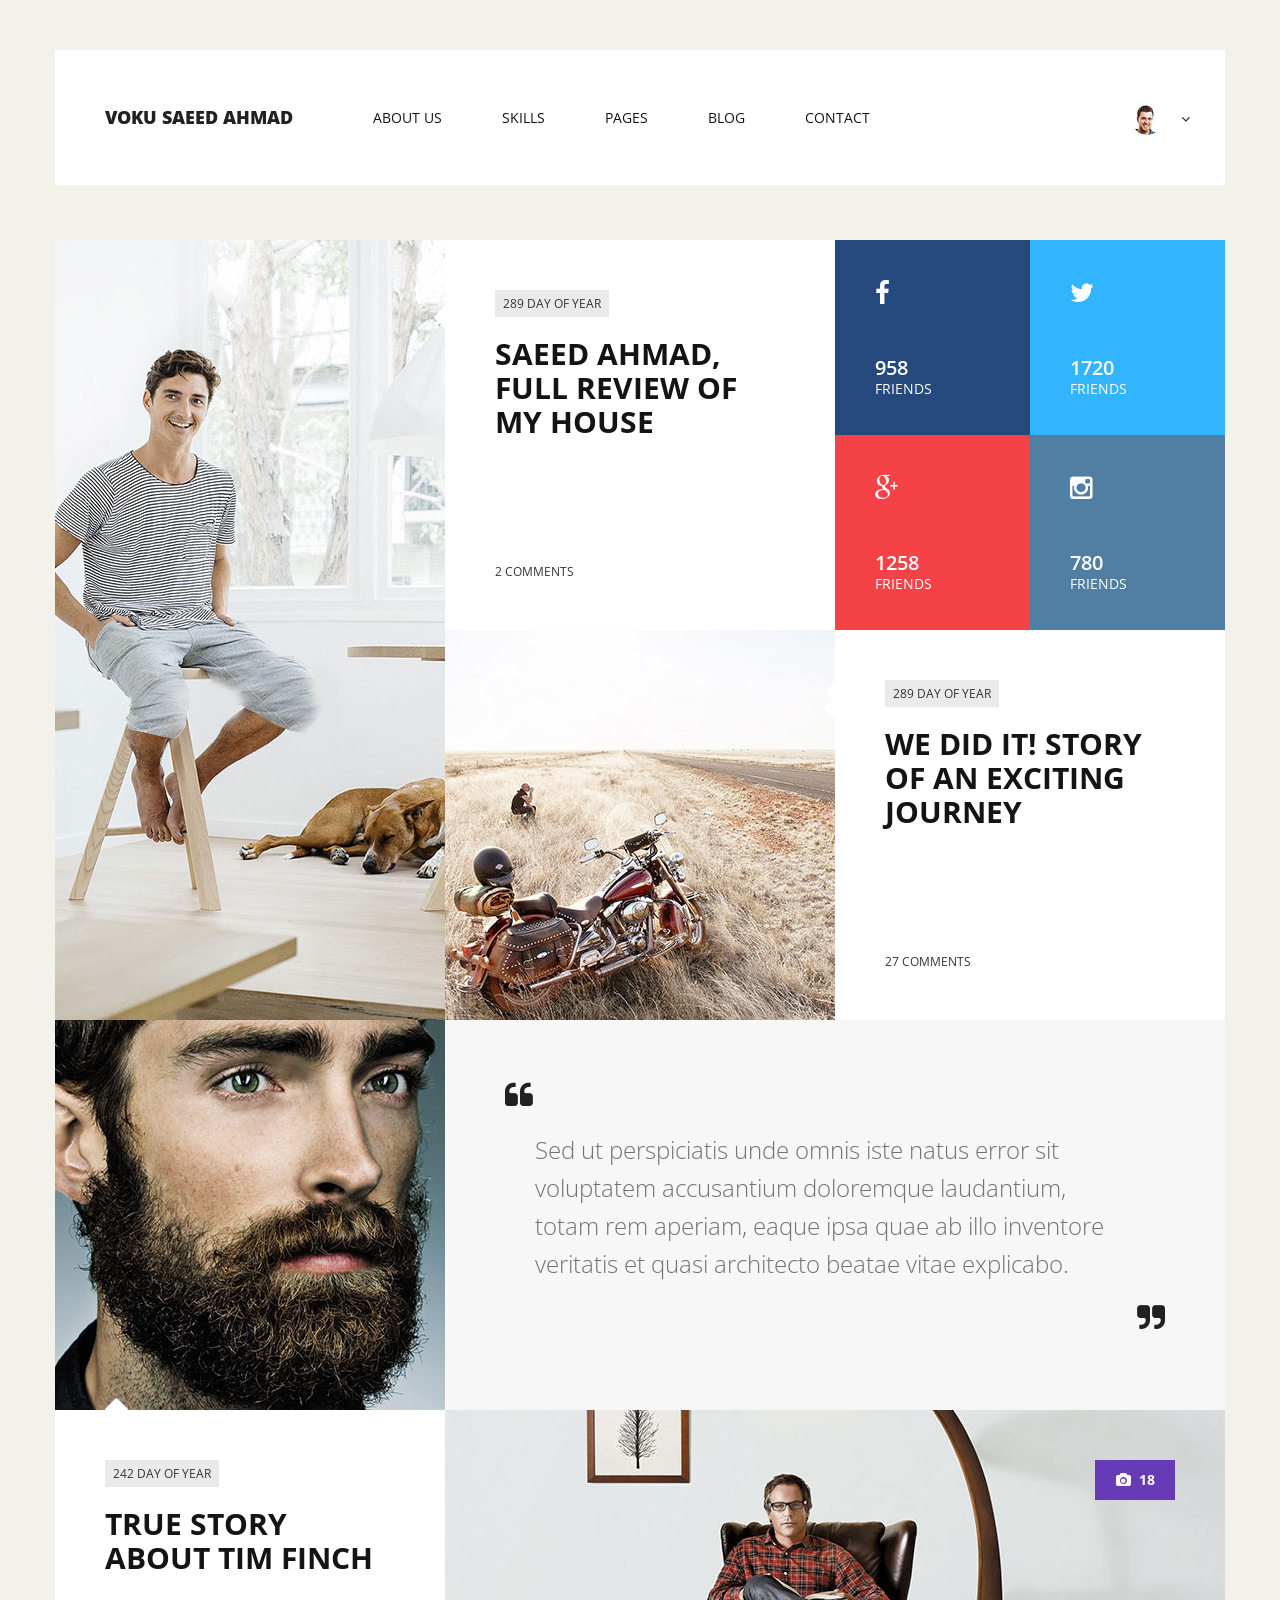
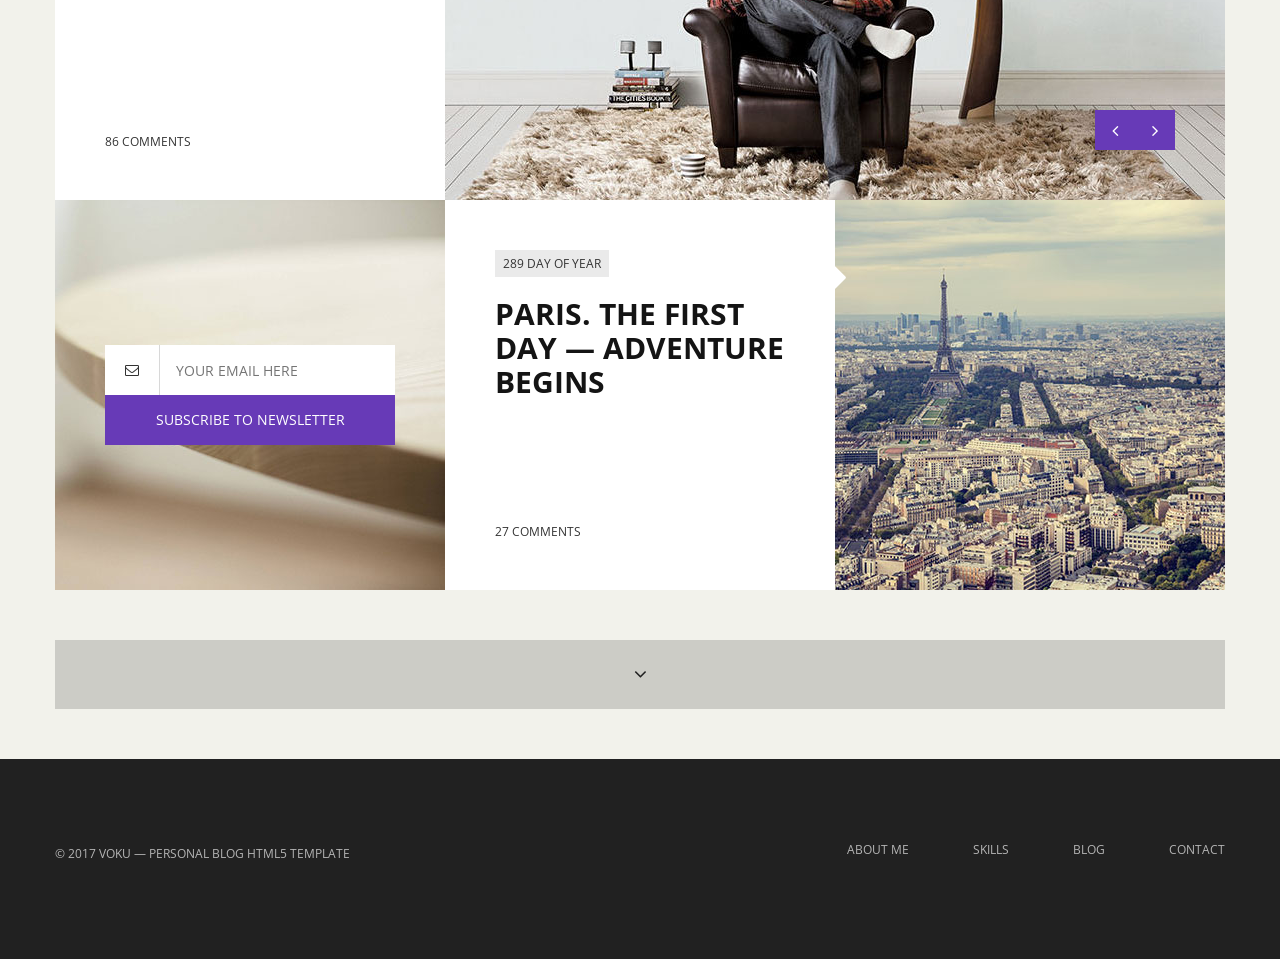
<file: index.html>
<!doctype html>
<html class="no-js" lang="en">
<head>
<meta name="viewport" content="width=device-width, initial-scale=1.0" />
<meta http-equiv="content-type" content="text/html; charset=utf-8" />
<meta name="author" content="M_Adnan" />
<!-- Document Title -->
<title>Voku HTML5 Templates</title>

<!-- Fonts Online -->
<link href='https://fonts.googleapis.com/css?family=Open+Sans:400,400italic,600,700,800,300' rel='stylesheet' type='text/css'>

<!-- StyleSheets -->
<link rel="stylesheet" href="css/bootstrap/bootstrap.min.css">
<link rel="stylesheet" href="css/font-awesome.min.css">
<link rel="stylesheet" href="css/main.css">
<link rel="stylesheet" href="css/style.css">
<link rel="stylesheet" href="css/responsive.css">

<!-- JavaScripts -->
<script src="js/vendors/modernizr.js"></script>
<!-- HTML5 Shim and Respond.js IE8 support of HTML5 elements and media queries -->
<!-- WARNING: Respond.js doesn't work if you view the page via file:// -->
<!--[if lt IE 9]>
    <script src="https://oss.maxcdn.com/html5shiv/3.7.2/html5shiv.min.js"></script>
    <script src="https://oss.maxcdn.com/respond/1.4.2/respond.min.js"></script>
    <![endif]-->
</head>
<body>

<!-- Page Wrapper -->
<div id="wrap">
  <div class="container"> 
    <!-- Header -->
    <header class="margin-top-50">
      <div class="logo"> <a href="index.html" class="text-uppercase">voku SAEED AHMAD</a> </div>
      
      <!--======= NAV =========-->
      <nav> 
        <!--======= MENU START =========-->
        <ul class="ownmenu">
          <li><a href="about.html">About Us </a></li>
          <li><a href="skills.html">skills</a></li>
          <li><a href="index.html">Pages </a>
            <ul class="dropdown">
              <li><a href="index.html">Home</a></li>
              <li><a href="about.html">About </a></li>
              <li><a href="skills.html">Skills </a></li>
              <li><a href="blog.html">Blog </a></li>
              <li><a href="blog-post.html">Blog Post</a></li>
              <li><a href="coming-soon.html">Coming Soon</a></li>
              <li><a href="error.html">Error 404</a></li>
              <li><a href="site-offline.html">Site offline</a></li>
              <li><a href="typography.html">Typography</a></li>
              <li><a href="contact.html">Contact</a></li>
            </ul>
          </li>
          <li><a href="blog.html">blog</a></li>
          <li><a href="contact.html">Contact</a></li>
        </ul>
      </nav>
      <!--======= PROFILE =========-->
      <div class="profile navbar-right">
        <div class="dropdown"> <a href="#." class="dropdown-toggle" type="button" id="dropdownMenu1" data-toggle="dropdown" aria-haspopup="true" aria-expanded="true"><img src="images/avatar-1.jpg" alt=""> <span class="fa fa-angle-down"></span> </a>
          <ul class="dropdown-menu animated fadeInUp" aria-labelledby="dropdownMenu1">
            <li><a href="#">Demo Name</a></li>
            <li><a href="#">Profile</a></li>
            <li><a href="#">Something</a></li>
            <li><a href="#">Separated link</a></li>
          </ul>
        </div>
      </div>
    </header>
    <!-- End Header --> 
    
    <!-- Content -->
    <div id="content">
      <section class="post-content margin-top-50">
        <ul class="row">
          
          <!-- Post 1 -->
          <li class="col-md-4"> <img class="img-responsive" src="images/img-1.jpg" alt="" > </li>
          
          <!-- Post Content -->
          <li class="col-md-4">
            <article class="white-bg padding-50 caret-left"> <span class="days">289 day of year</span> 
              <!-- Post Tittle --> 
              <a href="#." class="tittle-post">SAEED AHMAD, full review of my house</a> <span class="comment">2 comments</span> </article>
          </li>
          
          <!-- Social Links -->
          <li class="col-md-4">
            <ul class="social-links">
              <!-- Facebook -->
              <li> <a href="#."  class="fb"> <i class="fa fa-facebook-f"></i>
                <h6>958</h6>
                <span>friends</span> </a> </li>
              <!-- Twitter -->
              <li> <a href="#."  class="tw"> <i class="fa fa-twitter"></i>
                <h6>1720</h6>
                <span>friends</span> </a> </li>
              <!-- Google Plus -->
              <li> <a href="#."  class="g-plus"> <i class="fa fa-google-plus"></i>
                <h6>1258</h6>
                <span>friends</span> </a> </li>
              <!-- Instagram -->
              <li> <a href="#."  class="inst"> <i class="fa fa-instagram"></i>
                <h6>780</h6>
                <span>friends</span> </a> </li>
            </ul>
          </li>
          <!-- Post 2 -->
          <li class="col-md-4"> <img class="img-responsive" src="images/img-2.jpg" alt="" > </li>
          <!-- Post Content -->
          <li class="col-md-4">
            <article class="white-bg padding-50 caret-left"> <span class="days">289 day of year</span> 
              <!-- Post Tittle --> 
              <a href="#." class="tittle-post">we did it! story of an exciting journey</a> <span class="comment">27 comments</span> </article>
          </li>
          
          <!-- Post 3 -->
          <li class="col-md-4">
            <div class="post-img"> <img class="img-responsive" src="images/img-4.jpg" alt="" > </div>
            <article class="white-bg padding-50 caret-up"> <span class="days">242 day of year</span> 
              <!-- Post Tittle --> 
              <a href="#." class="tittle-post">true story about Tim Finch</a> <span class="comment">86 comments</span> </article>
          </li>
          
          <!-- Qoute -->
          <li class="col-md-8">
            <article class="gray-bg cliort padding-60"> <i class="fa fa-quote-left"></i>
              <p>Sed ut perspiciatis unde omnis iste natus error sit voluptatem accusantium doloremque laudantium, totam rem aperiam, eaque ipsa quae ab illo inventore veritatis et quasi architecto beatae vitae explicabo.</p>
              <i class="fa fa-quote-right pull-right"></i> </article>
          </li>
          
          <!-- Slider Post -->
          <li class="col-md-8">
            <article> 
              <!-- Slider Img -->
              <div class="tag-photo"><i class="fa fa-camera"></i>&nbsp; 18</div>
              <div class="single-slides">
                <div><img class="img-responsive" src="images/img-5.jpg" alt="" ></div>
                <div><img class="img-responsive" src="images/img-5-1.jpg" alt="" ></div>
              </div>
            </article>
          </li>
          
          <!-- Newsletter -->
          <li class="col-md-4 news-letter">
            <article> <img class="img-responsive" src="images/img-6.jpg" alt="" >
              <div class="position-center-center full-w padding-50">
                <form>
                  <input type="email" placeholder="your email here" required>
                  <i class="fa fa-envelope-o"></i>
                  <button type="submit">subscribe to newsletter</button>
                </form>
              </div>
            </article>
          </li>
          
          <!-- Post 6 --> 
          <!-- Post Content -->
          <li class="col-md-4">
            <article class="white-bg padding-50 caret-right"> <span class="days">289 day of year</span> 
              <!-- Post Tittle --> 
              <a href="#." class="tittle-post">Paris. the first day — adventure begins</a> <span class="comment">27 comments</span> </article>
          </li>
          <li class="col-md-4"> <img class="img-responsive" src="images/img-7.jpg" alt="" > </li>
        </ul>
        
        <!-- LOAD MORE --> 
        <a href="#." class="load-more"><i class="fa fa-angle-down"></i></a> </section>
    </div>
  </div>
  
  <!-- FOOTER -->
  <footer>
    <div class="container">
      <div class="row">
        <div class="col-md-6">
          <p>© 2017 voku — personal blog HTML5 Template</p>
        </div>
        <div class="col-md-6 footer-link"> <a href="#.">about me</a> <a href="#.">skills</a> <a href="#.">blog</a> <a href="#.">Contact</a> </div>
      </div>
    </div>
  </footer>
</div>
<!-- End Page Wrapper --> 

<!-- JavaScripts --> 
<script src="js/vendors/jquery/jquery.min.js"></script> 
<script src="js/vendors/bootstrap.min.js"></script> 
<script src="js/vendors/own-menu.js"></script> 
<script src="js/vendors/owl.carousel.min.js"></script> 
<script src="js/voku.js"></script>
</body>
</html>
</file>
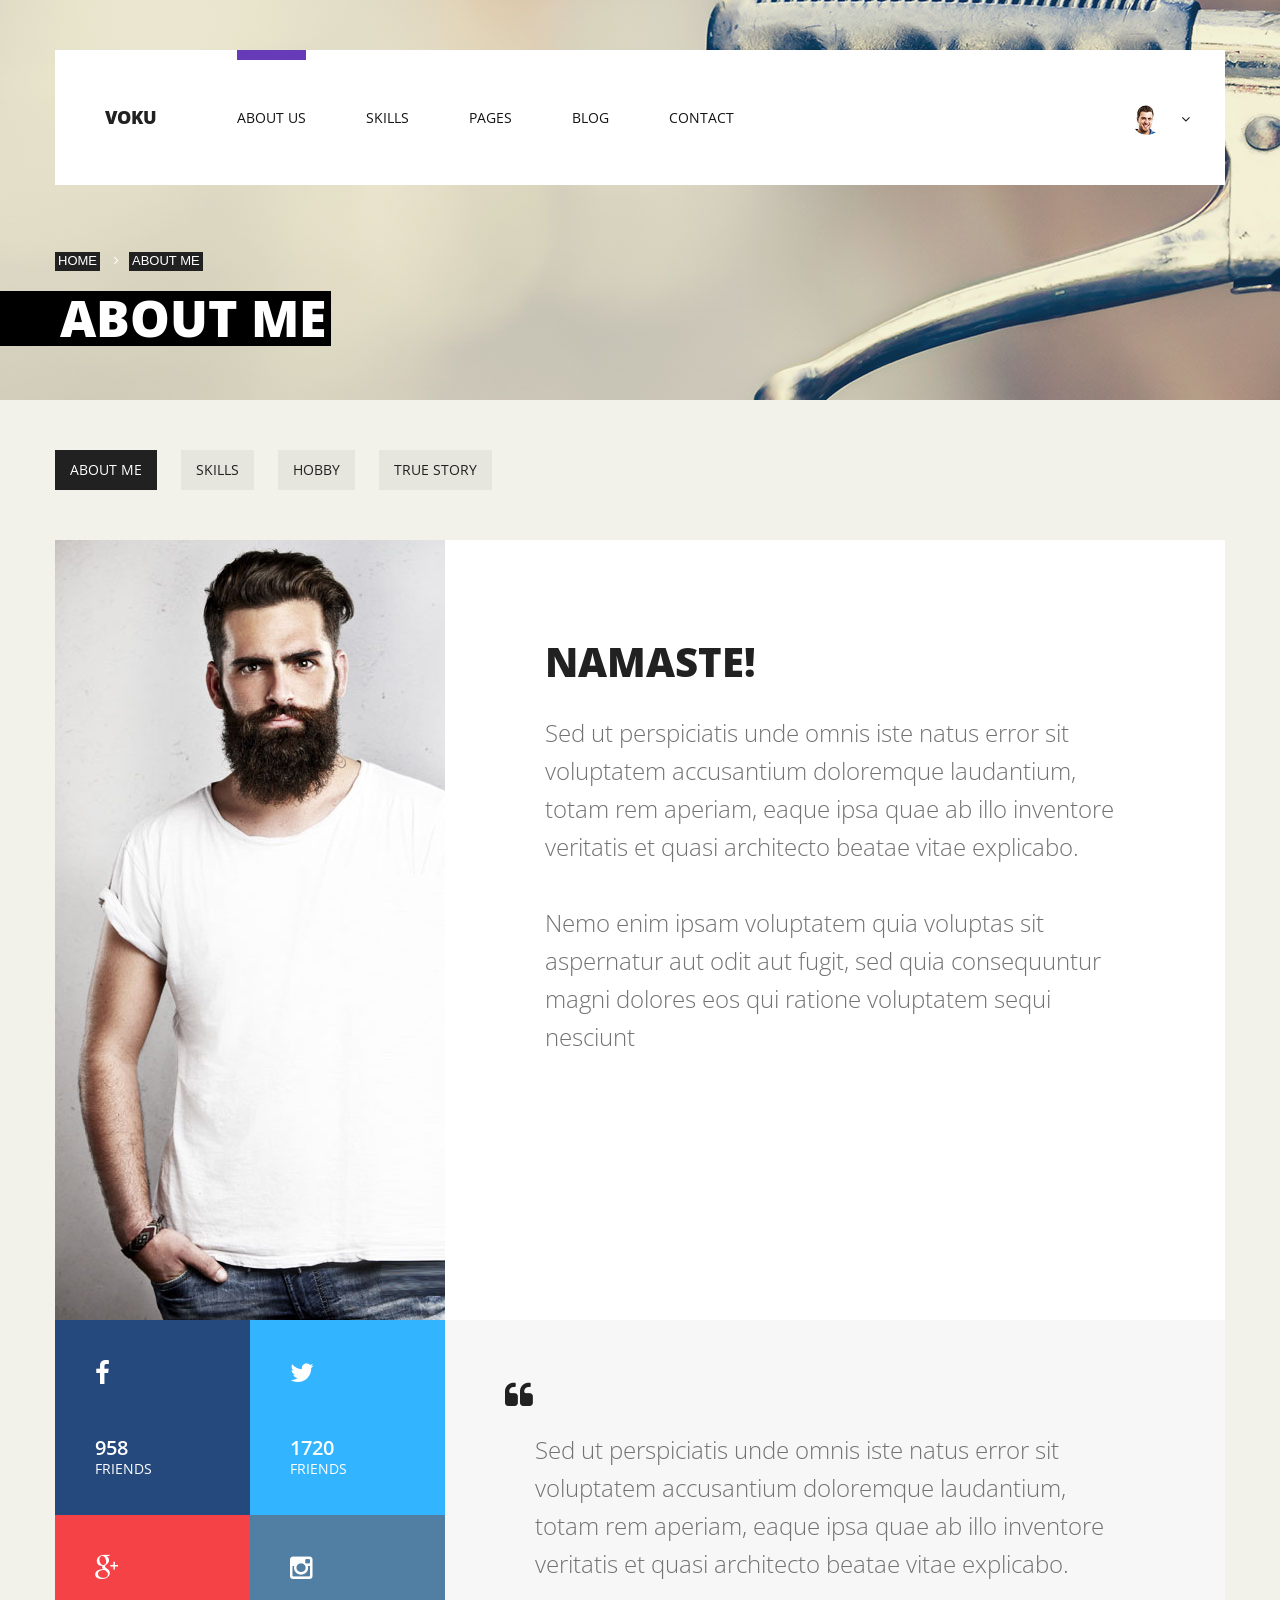
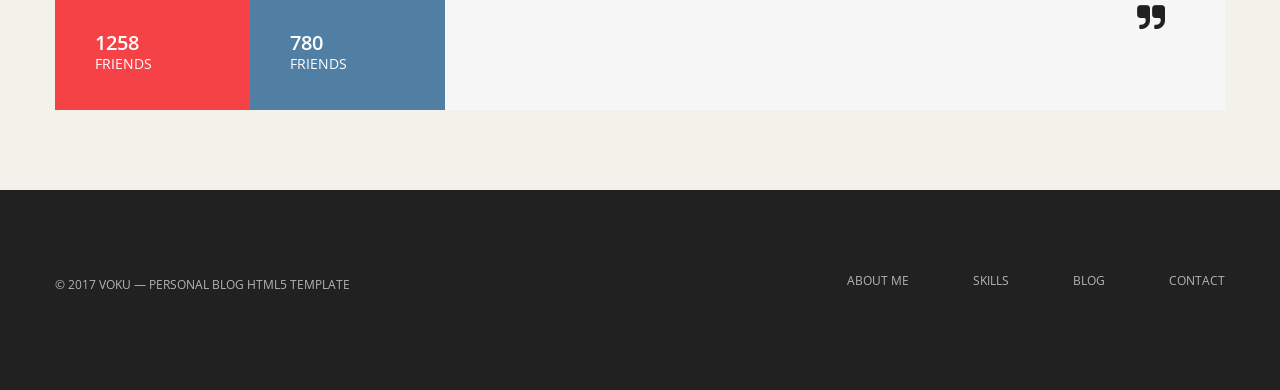
<file: about.html>
<!doctype html>
<html class="no-js" lang="en">
<head>
<meta name="viewport" content="width=device-width, initial-scale=1.0" />
<meta http-equiv="content-type" content="text/html; charset=utf-8" />
<meta name="author" content="M_Adnan" />
<!-- Document Title -->
<title>Voku HTML5 Templates</title>

<!-- Fonts Online -->
<link href='https://fonts.googleapis.com/css?family=Open+Sans:400,400italic,600,700,800,300' rel='stylesheet' type='text/css'>

<!-- StyleSheets -->
<link rel="stylesheet" href="css/bootstrap/bootstrap.min.css">
<link rel="stylesheet" href="css/font-awesome.min.css">
<link rel="stylesheet" href="css/main.css">
<link rel="stylesheet" href="css/style.css">
<link rel="stylesheet" href="css/responsive.css">

<!-- JavaScripts -->
<script src="js/vendors/modernizr.js"></script>
<!-- HTML5 Shim and Respond.js IE8 support of HTML5 elements and media queries -->
<!-- WARNING: Respond.js doesn't work if you view the page via file:// -->
<!--[if lt IE 9]>
    <script src="https://oss.maxcdn.com/html5shiv/3.7.2/html5shiv.min.js"></script>
    <script src="https://oss.maxcdn.com/respond/1.4.2/respond.min.js"></script>
    <![endif]-->
</head>
<body>

<!-- Page Wrapper -->
<div id="wrap">
  <div class="container"> 
    <!-- Header -->
    <header class="margin-top-50 header-2">
      <div class="logo"> <a href="index.html" class="text-uppercase">voku</a> </div>
      
      <!--======= NAV =========-->
      <nav> 
        <!--======= MENU START =========-->
        <ul class="ownmenu">
          <li class="active"><a href="about.html">About Us </a></li>
          <li><a href="skills.html">skills</a></li>
          <li><a href="index.html">Pages </a>
            <ul class="dropdown">
              <li><a href="index.html">Home </a></li>
              <li><a href="about.html">About </a></li>
              <li><a href="skills.html">Skills </a></li>
              <li><a href="blog.html">Blog </a></li>
              <li><a href="blog-post.html">Blog Post</a></li>
              <li><a href="coming-soon.html">Coming Soon</a></li>
              <li><a href="error.html">Error 404</a></li>
              <li><a href="site-offline.html">Site offline</a></li>
              <li><a href="typography.html">Typography</a></li>
              <li><a href="contact.html">Contact</a></li>
            </ul>
          </li>
          <li><a href="blog.html">blog</a></li>
          <li><a href="contact.html">Contact</a></li>
        </ul>
      </nav>
      <!--======= PROFILE =========-->
      <div class="profile navbar-right">
        <div class="dropdown"> <a href="#." class="dropdown-toggle" type="button" id="dropdownMenu1" data-toggle="dropdown" aria-haspopup="true" aria-expanded="true"><img src="images/avatar-1.jpg" alt=""> <span class="fa fa-angle-down"></span> </a>
          <ul class="dropdown-menu animated fadeInUp" aria-labelledby="dropdownMenu1">
            <li><a href="#">Demo Name</a></li>
            <li><a href="#">Profile</a></li>
            <li><a href="#">Something</a></li>
            <li><a href="#">Separated link</a></li>
          </ul>
        </div>
      </div>
    </header>
  </div>
  <!-- End Header --> 
  
  <!-- Sub banner -->
  <div class="sub-banner bg-parallax" style="background:url(images/about-bg.jpg) top center fixed no-repeat;">
    <div class="container"> 
      <!--======= Breadcrumb =========-->
      <ol class="breadcrumb">
        <li><a href="#">Home</a></li>
        <li class="active"><span>about me</span></li>
      </ol>
      <h2><span>about me</span></h2>
    </div>
  </div>
  
  <!-- Content -->
  <div id="content">
    <div class="container">
      <section class="post-content margin-top-50 margin-bottom-80">
      
      <!-- NAV TABS -->
      <ul class="tabs-link">
      	<li><a class="active" href="#.">ABOUT ME</a></li>
        <li><a href="#.">Skills</a></li>
        <li><a href="#.">hobby</a></li>
        <li><a href="#.">true story</a></li>
      </ul>
      
      
        <ul class="row white-bg">
          
          <!-- Post 1 -->
          <li class="col-md-4"> <img class="img-responsive" src="images/about-me.jpg" alt="" > </li>
          
          <!-- About ME -->
          <li class="col-md-8">
            <article class="about-me padding-100">
              <h2 class="text-uppercase">namaste!</h2>
              <p>Sed ut perspiciatis unde omnis iste natus error sit voluptatem accusantium doloremque laudantium, totam rem aperiam, eaque ipsa quae ab illo inventore veritatis et quasi architecto beatae vitae explicabo. <br>
                <br>
                Nemo enim ipsam voluptatem quia voluptas sit aspernatur aut odit aut fugit, sed quia consequuntur magni dolores eos qui ratione voluptatem sequi nesciunt</p>
            </article>
          </li>
        </ul>
        <ul class="row">
          <!-- Social Links -->
          <li class="col-md-4">
            <ul class="social-links">
              <!-- Facebook -->
              <li> <a href="#."  class="fb"> <i class="fa fa-facebook-f"></i>
                <h6>958</h6>
                <span>friends</span> </a> </li>
              <!-- Twitter -->
              <li> <a href="#."  class="tw"> <i class="fa fa-twitter"></i>
                <h6>1720</h6>
                <span>friends</span> </a> </li>
              <!-- Google Plus -->
              <li> <a href="#."  class="g-plus"> <i class="fa fa-google-plus"></i>
                <h6>1258</h6>
                <span>friends</span> </a> </li>
              <!-- Instagram -->
              <li> <a href="#."  class="inst"> <i class="fa fa-instagram"></i>
                <h6>780</h6>
                <span>friends</span> </a> </li>
            </ul>
          </li>
          
          <!-- Qoute -->
          <li class="col-md-8">
            <article class="gray-bg cliort padding-60"> <i class="fa fa-quote-left"></i>
              <p>Sed ut perspiciatis unde omnis iste natus error sit voluptatem accusantium doloremque laudantium, totam rem aperiam, eaque ipsa quae ab illo inventore veritatis et quasi architecto beatae vitae explicabo.</p>
              <i class="fa fa-quote-right pull-right"></i> </article>
          </li>
        </ul>
      </section>
    </div>
  </div>
  
  <!-- FOOTER -->
  <footer>
    <div class="container">
      <div class="row">
        <div class="col-md-6">
          <p>© 2017 voku — personal blog HTML5 Template</p>
        </div>
        <div class="col-md-6 footer-link"> <a href="#.">about me</a> <a href="#.">skills</a> <a href="#.">blog</a> <a href="#.">Contact</a> </div>
      </div>
    </div>
  </footer>
</div>
<!-- End Page Wrapper --> 

<!-- JavaScripts --> 
<script src="js/vendors/jquery/jquery.min.js"></script> 
<script src="js/vendors/bootstrap.min.js"></script> 
<script src="js/vendors/own-menu.js"></script> 
<script src="js/vendors/owl.carousel.min.js"></script> 
<script src="js/voku.js"></script>
</body>
</html>
</file>
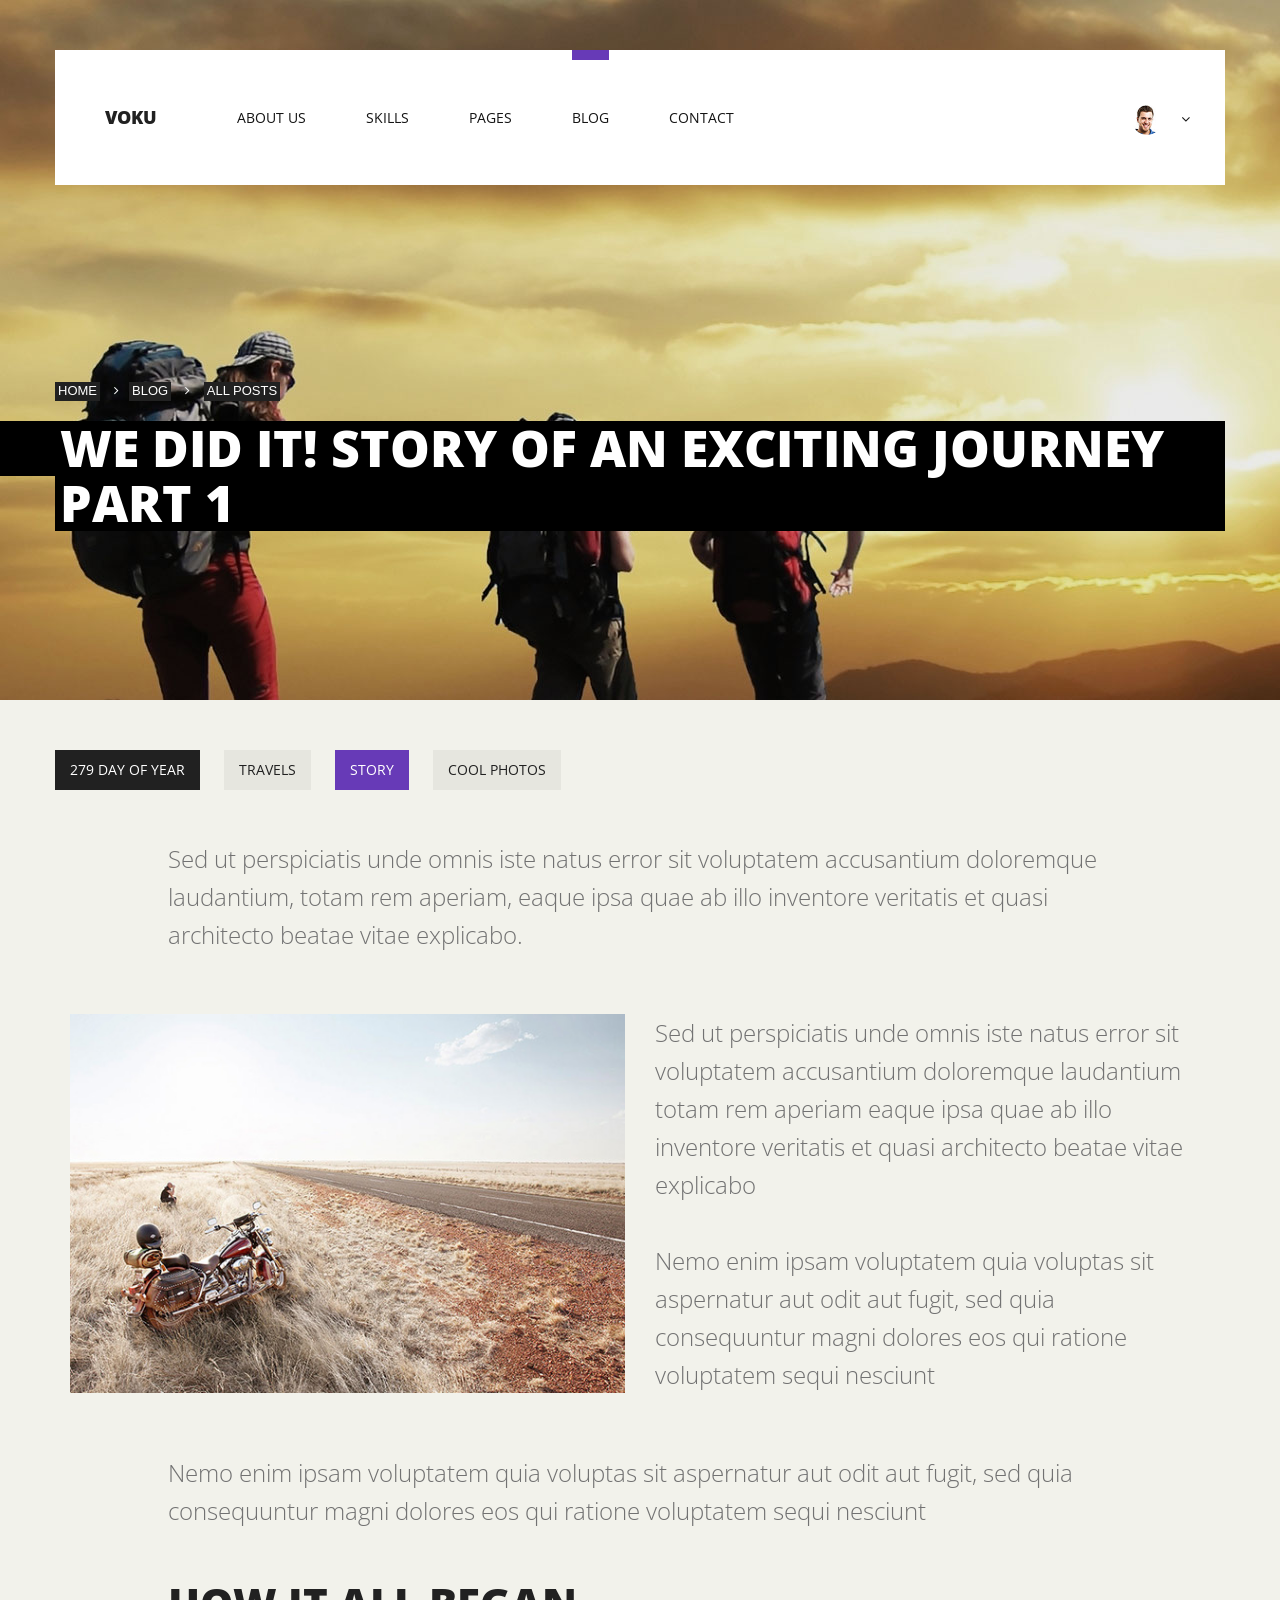
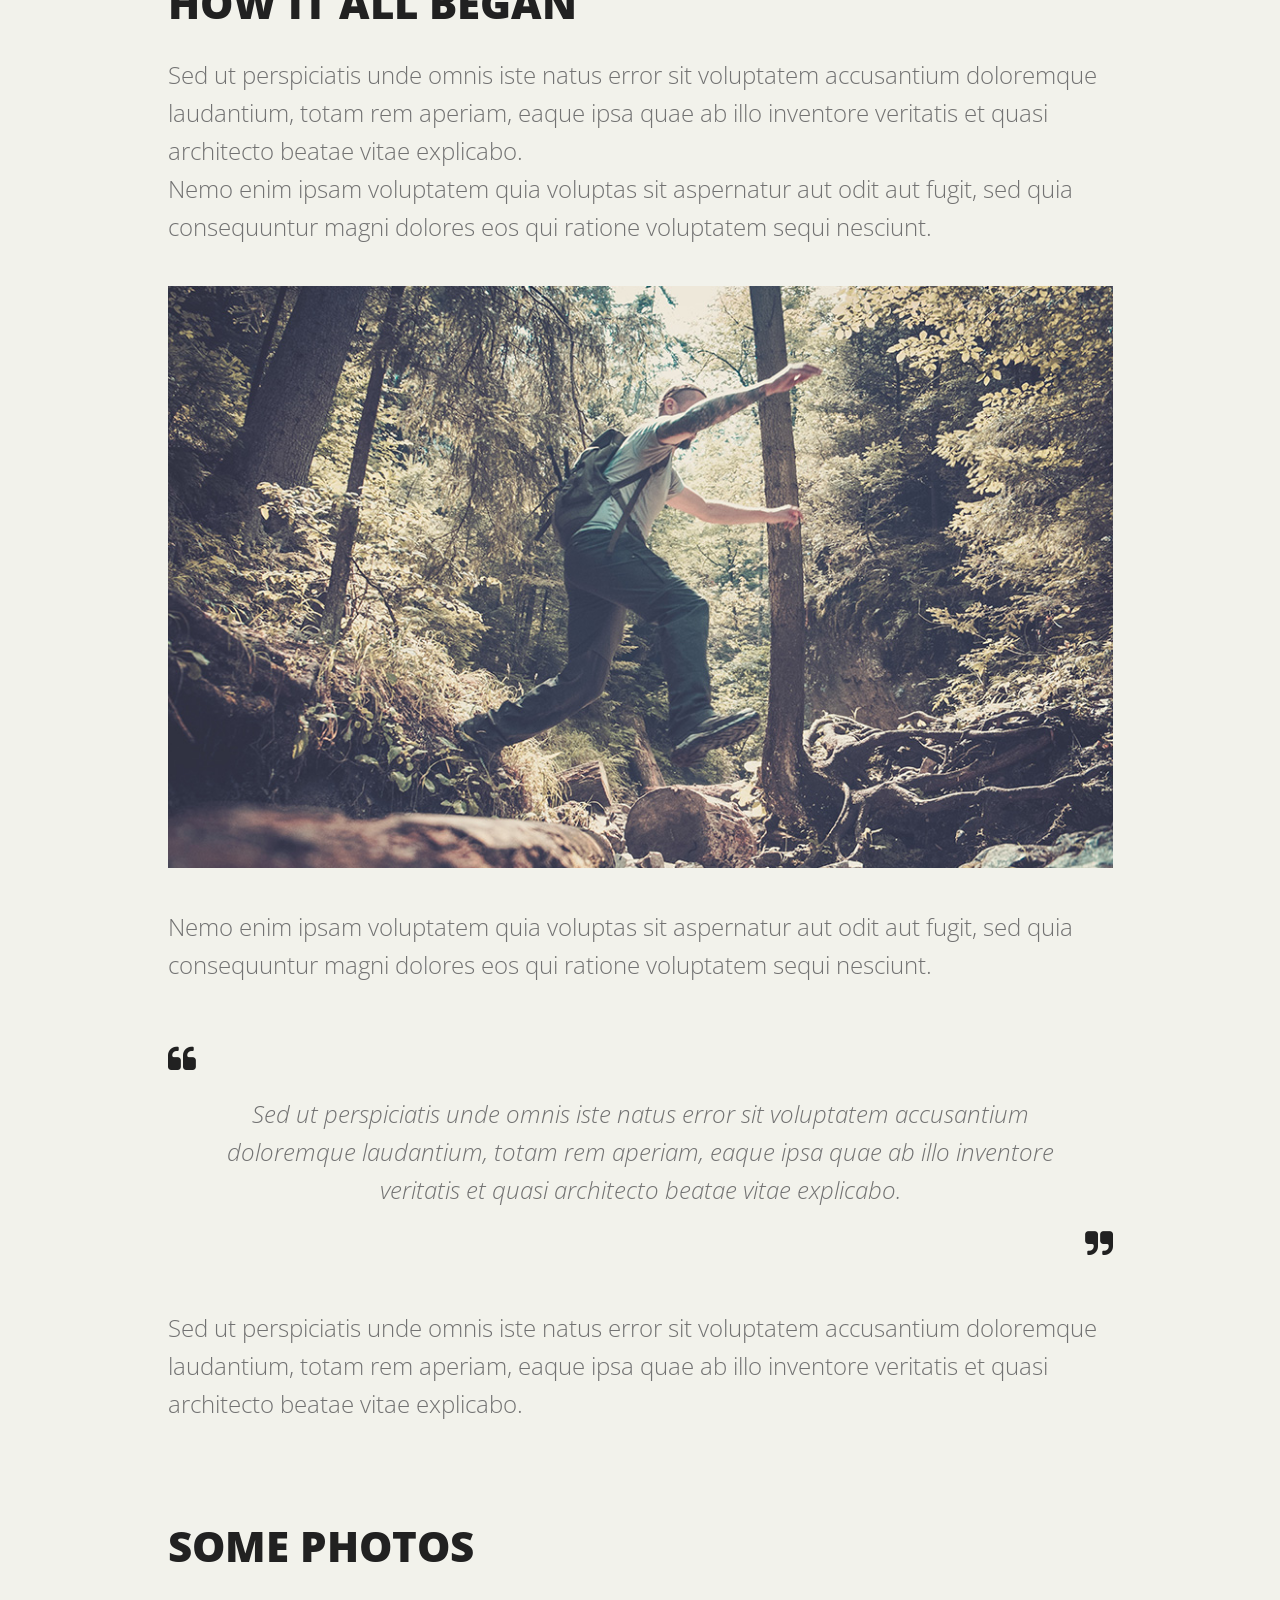
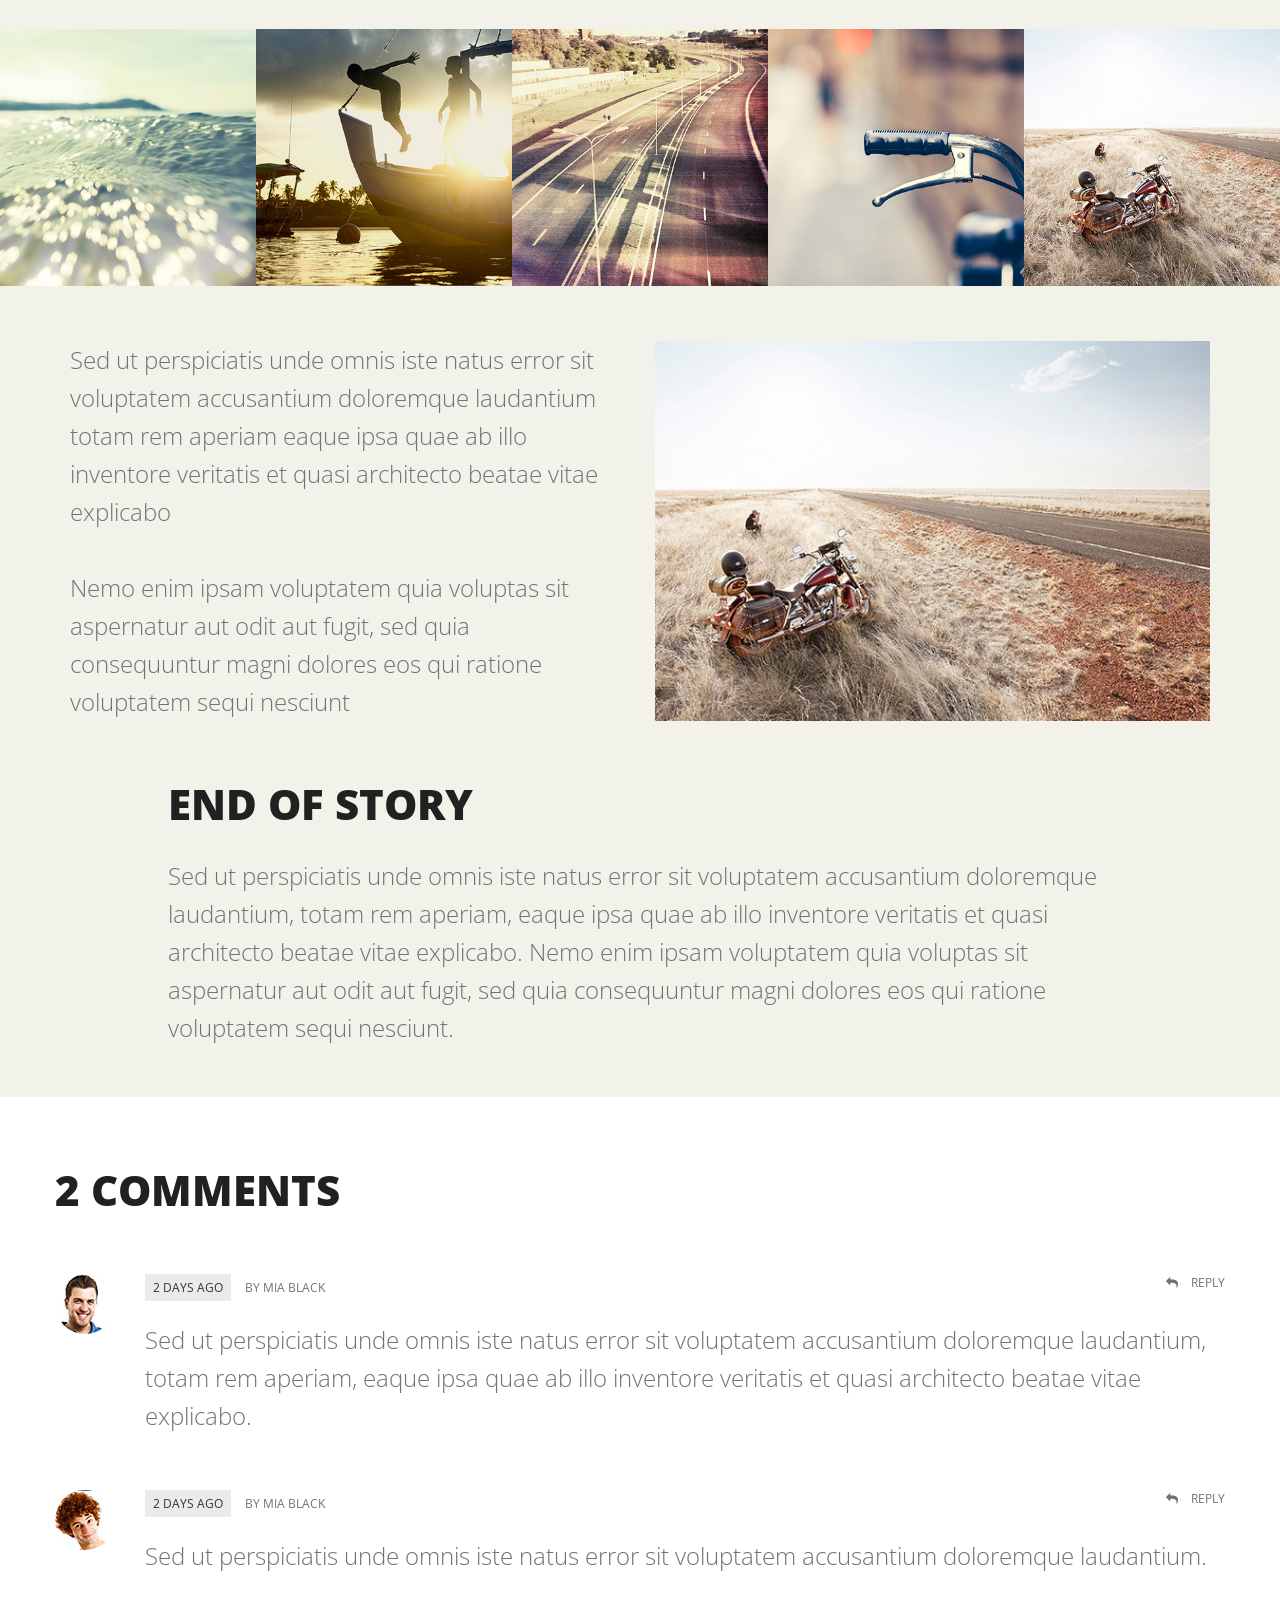
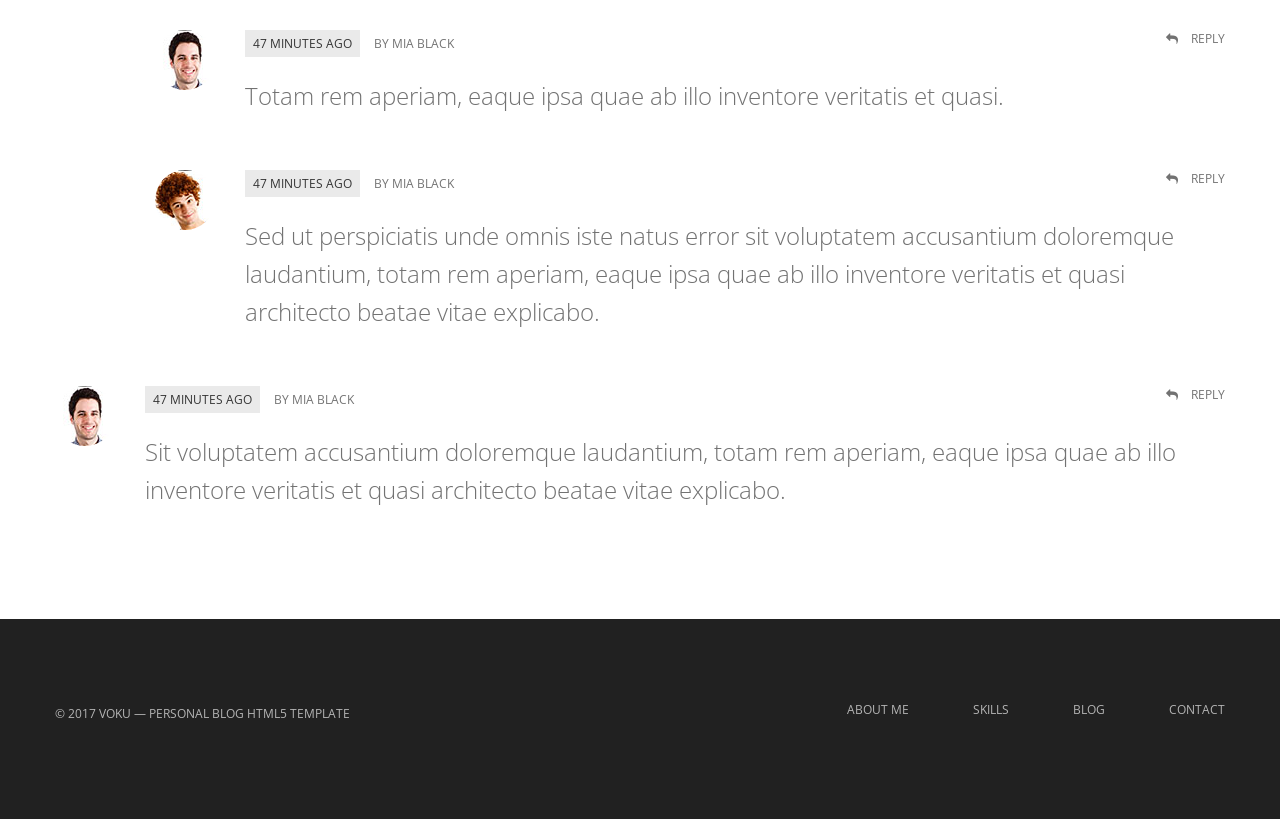
<file: blog-post.html>
<!doctype html>
<html class="no-js" lang="en">
<head>
<meta name="viewport" content="width=device-width, initial-scale=1.0" />
<meta http-equiv="content-type" content="text/html; charset=utf-8" />
<meta name="author" content="M_Adnan" />
<!-- Document Title -->
<title>Voku HTML5 Templates</title>

<!-- Fonts Online -->
<link href='https://fonts.googleapis.com/css?family=Open+Sans:400,400italic,600,700,800,300' rel='stylesheet' type='text/css'>

<!-- StyleSheets -->
<link rel="stylesheet" href="css/bootstrap/bootstrap.min.css">
<link rel="stylesheet" href="css/font-awesome.min.css">
<link rel="stylesheet" href="css/main.css">
<link rel="stylesheet" href="css/style.css">
<link rel="stylesheet" href="css/responsive.css">

<!-- JavaScripts -->
<script src="js/vendors/modernizr.js"></script>
<!-- HTML5 Shim and Respond.js IE8 support of HTML5 elements and media queries -->
<!-- WARNING: Respond.js doesn't work if you view the page via file:// -->
<!--[if lt IE 9]>
    <script src="https://oss.maxcdn.com/html5shiv/3.7.2/html5shiv.min.js"></script>
    <script src="https://oss.maxcdn.com/respond/1.4.2/respond.min.js"></script>
    <![endif]-->
</head>
<body>

<!-- Page Wrapper -->
<div id="wrap">
  <div class="container"> 
    <!-- Header -->
    <header class="margin-top-50 header-2">
      <div class="logo"> <a href="#." class="text-uppercase">voku</a> </div>
      
      <!--======= NAV =========-->
      <nav> 
        <!--======= MENU START =========-->
        <ul class="ownmenu">
          <li><a href="about.html">About Us </a></li>
          <li><a href="skills.html">skills</a></li>
          <li><a href="index.html">Pages </a>
            <ul class="dropdown">
              <li><a href="index.html">Home </a></li>
              <li><a href="about.html">About </a></li>
              <li><a href="skills.html">Skills </a></li>
              <li><a href="blog.html">Blog </a></li>
              <li><a href="blog-post.html">Blog Post</a></li>
              <li><a href="coming-soon.html">Coming Soon</a></li>
              <li><a href="error.html">Error 404</a></li>
              <li><a href="site-offline.html">Site offline</a></li>
              <li><a href="typography.html">Typography</a></li>
              <li><a href="contact.html">Contact</a></li>
            </ul>
          </li>
          <li class="active"><a href="blog.html">blog</a></li>
          <li><a href="contact.html">Contact</a></li>
        </ul>
      </nav>
      <!--======= PROFILE =========-->
      <div class="profile navbar-right">
        <div class="dropdown"> <a href="#." class="dropdown-toggle" type="button" id="dropdownMenu1" data-toggle="dropdown" aria-haspopup="true" aria-expanded="true"><img src="images/avatar-1.jpg" alt=""> <span class="fa fa-angle-down"></span> </a>
          <ul class="dropdown-menu animated fadeInUp" aria-labelledby="dropdownMenu1">
            <li><a href="#">Demo Name</a></li>
            <li><a href="#">Profile</a></li>
            <li><a href="#">Something</a></li>
            <li><a href="#">Separated link</a></li>
          </ul>
        </div>
      </div>
    </header>
  </div>
  <!-- End Header --> 
  
  <!-- Sub banner -->
  <div class="sub-banner sub-banner-2 bg-parallax" style="background:url(images/blog-post-bg.jpg) top center fixed no-repeat;">
    <div class="container"> 
      <!--======= Breadcrumb =========-->
      <ol class="breadcrumb">
        <li><a href="#">Home</a></li>
        <li><a href="#">Blog</a></li>
        <li class="active"> <span>all posts</span></li>
      </ol>
      <h2><span>we did it! story of an exciting journey
        part 1</span></h2>
    </div>
  </div>
  
  <!-- Content -->
  <div id="content">
    <section class="post-content blog-post margin-top-50">
      <div class="container"> 
        <!-- NAV TABS -->
        <div class="tabs-link">
          <ul>
            <li><a class="active" href="#.">279 day of year</a></li>
            <li><a href="#.">travels</a></li>
            <li><a class="current" href="#.">story</a></li>
            <li><a href="#.">cool photos</a></li>
          </ul>
        </div>
        <div class="clearfix"></div>
        
        <!-- BLOG POST -->
        <div class="row">
          <div class="col-md-10 center-auto margin-bottom-60">
            <p>Sed ut perspiciatis unde omnis iste natus error sit voluptatem accusantium doloremque laudantium, totam rem aperiam, eaque ipsa quae ab illo inventore veritatis et quasi architecto beatae vitae explicabo.</p>
          </div>
        </div>
        <div class="row"> 
          
          <!-- IMAGE -->
          <div class="col-md-6"> <img class="img-responsive" src="images/post-photo-1.jpg" alt=""> </div>
          <div class="col-md-6">
            <p>Sed ut perspiciatis unde omnis iste natus error sit voluptatem accusantium doloremque laudantium totam rem aperiam eaque ipsa quae ab illo inventore veritatis et quasi architecto beatae vitae explicabo <br>
              <br>
              Nemo enim ipsam voluptatem quia voluptas sit aspernatur aut odit aut fugit, sed quia 
              consequuntur magni dolores eos qui ratione voluptatem sequi nesciunt</p>
          </div>
        </div>
        <div class="row">
          <div class="col-md-10 center-auto margin-top-60">
            <p> Nemo enim ipsam voluptatem quia voluptas sit aspernatur aut odit aut fugit, sed quia consequuntur magni dolores eos qui ratione voluptatem sequi nesciunt</p>
            
            <!-- TITTLE -->
            <h1 class="font-bolder text-uppercase margin-top-50 margin-bottom-30">how it all began</h1>
            <p>Sed ut perspiciatis unde omnis iste natus error sit voluptatem accusantium doloremque laudantium, totam rem aperiam, eaque ipsa quae ab illo inventore veritatis et quasi architecto beatae vitae explicabo.<br>
              Nemo enim ipsam voluptatem quia voluptas sit aspernatur aut odit aut fugit, sed quia consequuntur magni dolores eos qui ratione voluptatem sequi nesciunt.</p>
            <img class="img-responsive margin-top-40 margin-bottom-40" src="images/post-photo-2.jpg" alt="">
            <p>Nemo enim ipsam voluptatem quia voluptas sit aspernatur aut odit aut fugit, sed quia consequuntur magni dolores eos qui ratione voluptatem sequi nesciunt.</p>
            
            <!-- ARTICAL -->
            <article class="cliort padding-top-60 padding-bottom-80"> <i class="fa fa-quote-left"></i>
              <p class="text-center"><em>Sed ut perspiciatis unde omnis iste natus error sit voluptatem accusantium doloremque laudantium, totam rem aperiam, eaque ipsa quae ab illo inventore veritatis et quasi architecto beatae vitae explicabo.</em></p>
              <i class="fa fa-quote-right pull-right"></i> </article>
            <p>Sed ut perspiciatis unde omnis iste natus error sit voluptatem accusantium doloremque laudantium, totam rem aperiam, eaque ipsa quae ab illo inventore veritatis et quasi architecto beatae vitae explicabo.</p>
            <!-- SOME PHOTO TITTLE -->
            <h1 class="font-bolder text-uppercase margin-top-100">Some photos</h1>
          </div>
        </div>
      </div>
      
      <!-- SOME PHOTO -->
      <div class="some-photo margin-top-50">
        <ul>
          <li><a href="images/some-photo-1.jpg" data-rel="prettyPhoto" class="prettyPhoto lightzoom zoom"><img class="img-responsive" src="images/some-photo-1.jpg" alt="" ></a></li>
          <li><a href="images/some-photo-2.jpg" data-rel="prettyPhoto" class="prettyPhoto lightzoom zoom"><img class="img-responsive" src="images/some-photo-2.jpg" alt="" ></a></li>
          <li><a href="images/some-photo-3.jpg" data-rel="prettyPhoto" class="prettyPhoto lightzoom zoom"><img class="img-responsive" src="images/some-photo-3.jpg" alt="" ></a></li>
          <li><a href="images/some-photo-4.jpg" data-rel="prettyPhoto" class="prettyPhoto lightzoom zoom"><img class="img-responsive" src="images/some-photo-4.jpg" alt="" ></a></li>
          <li><a href="images/some-photo-5.jpg" data-rel="prettyPhoto" class="prettyPhoto lightzoom zoom"><img class="img-responsive" src="images/some-photo-5.jpg" alt="" ></a></li>
        </ul>
      </div>
      <div class="container">
        <div class="row margin-top-50">
          <div class="col-md-6">
            <p>Sed ut perspiciatis unde omnis iste natus error sit voluptatem accusantium doloremque laudantium totam rem aperiam eaque ipsa quae ab illo inventore veritatis et quasi architecto beatae vitae explicabo <br>
              <br>
              Nemo enim ipsam voluptatem quia voluptas sit aspernatur aut odit aut fugit, sed quia 
              consequuntur magni dolores eos qui ratione voluptatem sequi nesciunt</p>
          </div>
          
          <!-- IMAGE -->
          <div class="col-md-6"> <img class="img-responsive" src="images/post-photo-1.jpg" alt=""> </div>
        </div>
        <div class="row">
          <div class="col-md-10 center-auto margin-top-60"> 
            
            <!-- END OF STORY -->
            <h1 class="font-bolder text-uppercase margin-top-50 margin-bottom-30">end of story</h1>
            <p>Sed ut perspiciatis unde omnis iste natus error sit voluptatem accusantium doloremque laudantium, totam rem aperiam, eaque ipsa quae ab illo inventore veritatis et quasi architecto beatae vitae explicabo.
              Nemo enim ipsam voluptatem quia voluptas sit aspernatur aut odit aut fugit, sed quia consequuntur magni dolores eos qui ratione voluptatem sequi nesciunt.</p>
          </div>
        </div>
      </div>
      
      <!-- COMMENTS -->
      <div class="comments white-bg padding-top-50 padding-bottom-50 margin-top-50">
        <div class="container">
          <h1>2 Comments</h1>
          <ul class="margin-top-40 margin-bottom-40">
            <li class="media">
              <div class="media-left">
                <div class="avatar"> <img src="images/avatar-1.jpg" alt=""> </div>
              </div>
              <div class="media-body"> <span class="days">2 days ago</span> <span class="name">BY   Mia Black</span> <a href="#."><i class="fa fa-reply margin-right-10"></i> reply</a>
                <p class="intro-type margin-top-20">Sed ut perspiciatis unde omnis iste natus error sit voluptatem accusantium doloremque laudantium, totam rem aperiam, eaque ipsa quae ab illo inventore veritatis et quasi architecto beatae vitae explicabo.</p>
              </div>
            </li>
            <li class="media">
              <div class="media-left">
                <div class="avatar"> <img src="images/avatar-2.jpg" alt=""> </div>
              </div>
              <div class="media-body"> <span class="days">2 days ago</span> <span class="name">BY   Mia Black</span> <a href="#."><i class="fa fa-reply margin-right-10"></i> reply</a>
                <p class="intro-type margin-top-20">Sed ut perspiciatis unde omnis iste natus error sit voluptatem accusantium doloremque laudantium.</p>
              </div>
            </li>
            <li class="media padding-left-100">
              <div class="media-left">
                <div class="avatar"> <img src="images/avatar-3.jpg" alt=""> </div>
              </div>
              <div class="media-body"> <span class="days"> 47 minutes ago</span> <span class="name">BY   Mia Black</span> <a href="#."><i class="fa fa-reply margin-right-10"></i> reply</a>
                <p class="intro-type margin-top-20">Totam rem aperiam, eaque ipsa quae ab illo inventore veritatis et quasi.</p>
              </div>
            </li>
            <li class="media padding-left-100">
              <div class="media-left">
                <div class="avatar"> <img src="images/avatar-2.jpg" alt=""> </div>
              </div>
              <div class="media-body"> <span class="days"> 47 minutes ago</span> <span class="name">BY   Mia Black</span> <a href="#."><i class="fa fa-reply margin-right-10"></i> reply</a>
                <p class="intro-type margin-top-20">Sed ut perspiciatis unde omnis iste natus error sit voluptatem accusantium doloremque laudantium, totam rem aperiam, eaque ipsa quae ab illo inventore veritatis et quasi architecto beatae vitae explicabo.</p>
              </div>
            </li>
            <li class="media">
              <div class="media-left">
                <div class="avatar"> <img src="images/avatar-3.jpg" alt=""> </div>
              </div>
              <div class="media-body"> <span class="days"> 47 minutes ago</span> <span class="name">BY   Mia Black</span> <a href="#."><i class="fa fa-reply margin-right-10"></i> reply</a>
                <p class="intro-type margin-top-20">Sit voluptatem accusantium doloremque laudantium, totam rem aperiam, eaque ipsa quae ab illo inventore veritatis et quasi architecto beatae vitae explicabo.</p>
              </div>
            </li>
          </ul>
        </div>
      </div>
    </section>
  </div>
  
  <!-- FOOTER -->
  <footer>
    <div class="container">
      <div class="row">
        <div class="col-md-6">
          <p>© 2017 voku — personal blog HTML5 Template</p>
        </div>
        <div class="col-md-6 footer-link"> <a href="#.">about me</a> <a href="#.">skills</a> <a href="#.">blog</a> <a href="#.">Contact</a> </div>
      </div>
    </div>
  </footer>
</div>
<!-- End Page Wrapper --> 

<!-- JavaScripts --> 
<script src="js/vendors/jquery/jquery.min.js"></script> 
<script src="js/vendors/bootstrap.min.js"></script> 
<script src="js/vendors/own-menu.js"></script> 
<script src="js/vendors/owl.carousel.min.js"></script>
<script src="js/vendors/jquery.prettyPhoto.js"></script> 
<script src="js/voku.js"></script>
<script>
/*-----------------------------------------------------------------------------------*/
/* Pretty Photo
/*-----------------------------------------------------------------------------------*/
jQuery("a[data-rel^='prettyPhoto']").prettyPhoto({
    theme: "light_square"
});
</script>
</body>
</html>
</file>
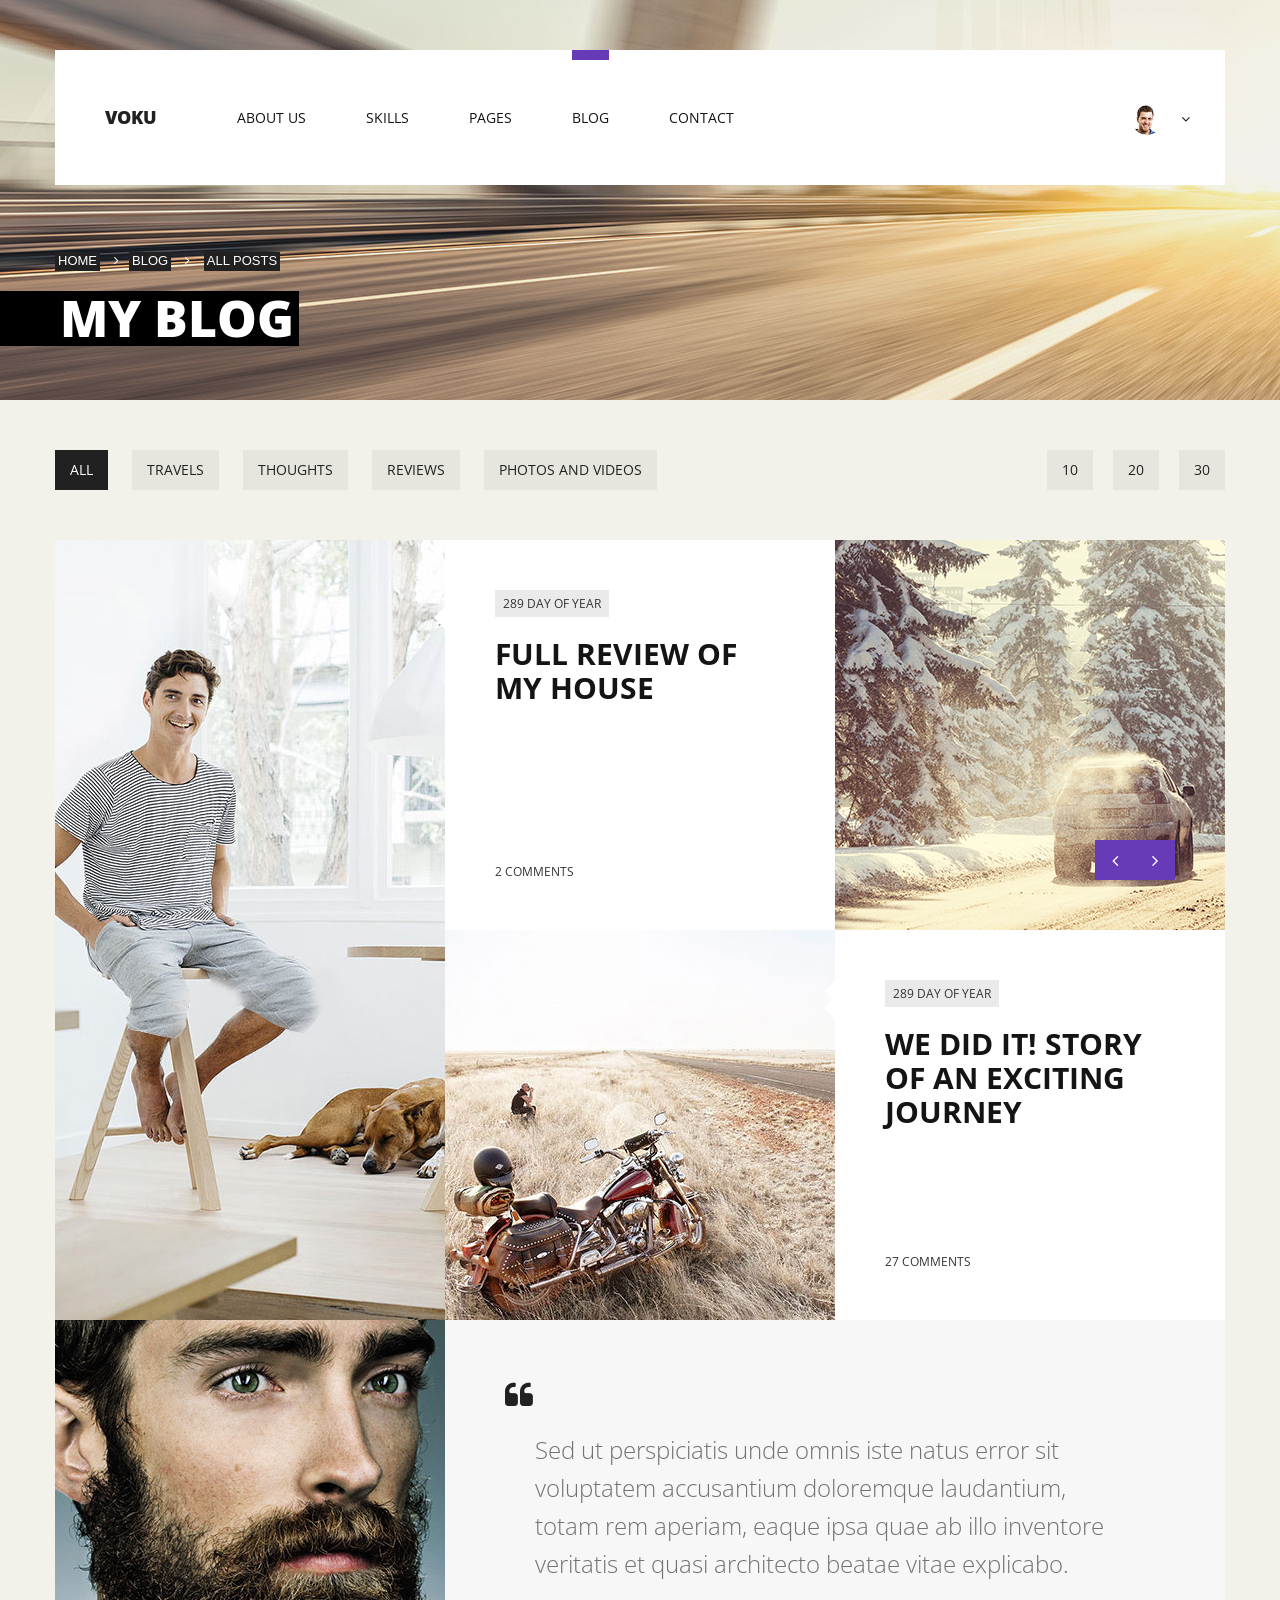
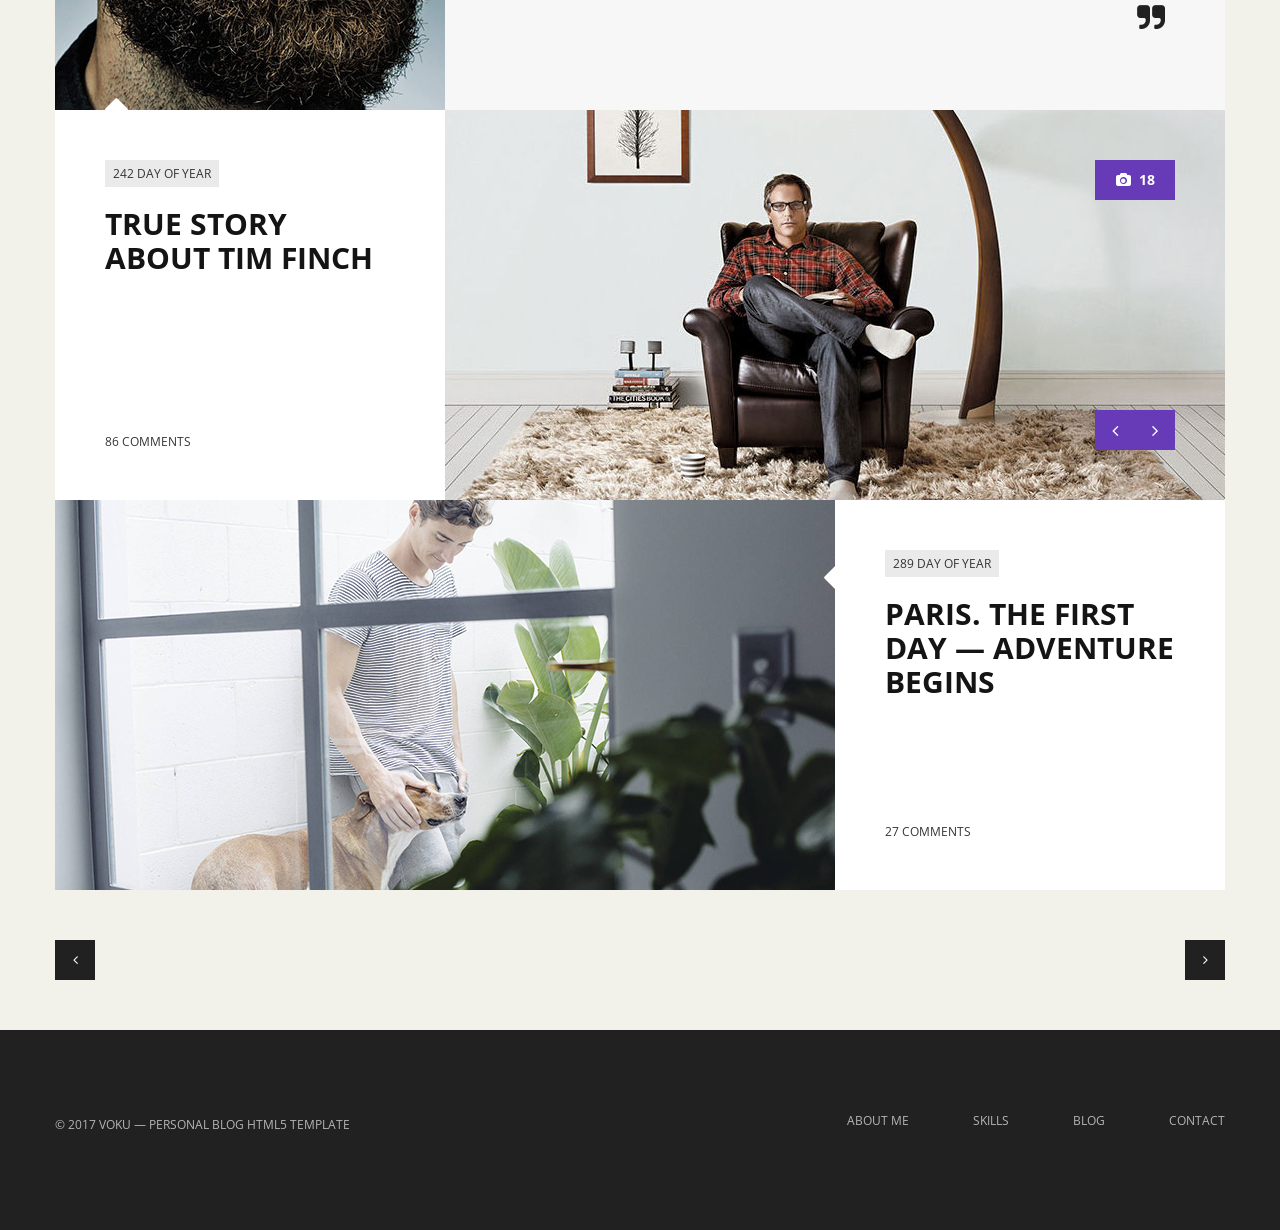
<file: blog.html>
<!doctype html>
<html class="no-js" lang="en">
<head>
<meta name="viewport" content="width=device-width, initial-scale=1.0" />
<meta http-equiv="content-type" content="text/html; charset=utf-8" />
<meta name="author" content="M_Adnan" />
<!-- Document Title -->
<title>Voku HTML5 Templates</title>

<!-- Fonts Online -->
<link href='https://fonts.googleapis.com/css?family=Open+Sans:400,400italic,600,700,800,300' rel='stylesheet' type='text/css'>

<!-- StyleSheets -->
<link rel="stylesheet" href="css/bootstrap/bootstrap.min.css">
<link rel="stylesheet" href="css/font-awesome.min.css">
<link rel="stylesheet" href="css/main.css">
<link rel="stylesheet" href="css/style.css">
<link rel="stylesheet" href="css/responsive.css">

<!-- JavaScripts -->
<script src="js/vendors/modernizr.js"></script>
<!-- HTML5 Shim and Respond.js IE8 support of HTML5 elements and media queries -->
<!-- WARNING: Respond.js doesn't work if you view the page via file:// -->
<!--[if lt IE 9]>
    <script src="https://oss.maxcdn.com/html5shiv/3.7.2/html5shiv.min.js"></script>
    <script src="https://oss.maxcdn.com/respond/1.4.2/respond.min.js"></script>
    <![endif]-->
</head>
<body>

<!-- Page Wrapper -->
<div id="wrap">
  <div class="container"> 
    <!-- Header -->
    <header class="margin-top-50 header-2">
      <div class="logo"> <a href="index.html" class="text-uppercase">voku</a> </div>
      
      <!--======= NAV =========-->
      <nav> 
        <!--======= MENU START =========-->
        <ul class="ownmenu">
          <li><a href="about.html">About Us </a></li>
          <li><a href="skills.html">skills</a></li>
          <li><a href="index.html">Pages </a>
            <ul class="dropdown">
              <li><a href="index.html">Home </a></li>
              <li><a href="about.html">About </a></li>
              <li><a href="skills.html">Skills </a></li>
              <li><a href="blog.html">Blog </a></li>
              <li><a href="blog-post.html">Blog Post</a></li>
              <li><a href="coming-soon.html">Coming Soon</a></li>
              <li><a href="error.html">Error 404</a></li>
              <li><a href="site-offline.html">Site offline</a></li>
              <li><a href="typography.html">Typography</a></li>
              <li><a href="contact.html">Contact</a></li>
            </ul>
          </li>
          <li class="active"><a href="blog.html">blog</a></li>
          <li><a href="contact.html">Contact</a></li>
        </ul>
      </nav>
      <!--======= PROFILE =========-->
      <div class="profile navbar-right">
        <div class="dropdown"> <a href="#." class="dropdown-toggle" type="button" id="dropdownMenu1" data-toggle="dropdown" aria-haspopup="true" aria-expanded="true"><img src="images/avatar-1.jpg" alt=""> <span class="fa fa-angle-down"></span> </a>
          <ul class="dropdown-menu animated fadeInUp" aria-labelledby="dropdownMenu1">
            <li><a href="#">Demo Name</a></li>
            <li><a href="#">Profile</a></li>
            <li><a href="#">Something</a></li>
            <li><a href="#">Separated link</a></li>
          </ul>
        </div>
      </div>
    </header>
  </div>
  <!-- End Header --> 
  
  <!-- Sub banner -->
  <div class="sub-banner bg-parallax" style="background:url(images/blog-bg.jpg) top center fixed no-repeat;">
    <div class="container"> 
      <!--======= Breadcrumb =========-->
      <ol class="breadcrumb">
        <li><a href="#">Home</a></li>
        <li><a href="#">Blog</a></li>
        <li class="active"> <span>all posts</span></li>
      </ol>
      <h2><span>My Blog</span></h2>
    </div>
  </div>
  
  <!-- Content -->
  <div id="content">
    <div class="container">
      <section class="post-content margin-top-50"> 
        
        <!-- NAV TABS -->
        <div class="tabs-link">
          <ul>
            <li><a class="active" href="#.">all</a></li>
            <li><a href="#.">travels</a></li>
            <li><a href="#.">thoughts</a></li>
            <li><a href="#.">Reviews</a></li>
            <li><a href="#.">photos and videos</a></li>
            <li class="pull-right"><a href="#.">30</a></li>
            <li class="pull-right"><a href="#.">20</a></li>
            <li class="pull-right"><a href="#.">10</a></li>
          </ul>
        </div>
        <div class="clearfix"></div>
        <ul class="row">
          
          <!-- Post 1 -->
          <li class="col-md-4"> <img class="img-responsive" src="images/img-1.jpg" alt="" > </li>
          
          <!-- Post Content -->
          <li class="col-md-4">
            <article class="white-bg padding-50 caret-left"> <span class="days">289 day of year</span> 
              <!-- Post Tittle --> 
              <a href="#." class="tittle-post">full review of my house</a> <span class="comment">2 comments</span> </article>
          </li>
          
          <!-- Social Links -->
          <li class="col-md-4">
            <div class="single-slides">
              <div><img class="img-responsive" src="images/img-9-1.jpg" alt="" ></div>
              <div><img class="img-responsive" src="images/img-9-2.jpg" alt="" ></div>
            </div>
          </li>
          <!-- Post 2 -->
          <li class="col-md-4"> <img class="img-responsive" src="images/img-2.jpg" alt="" > </li>
          <!-- Post Content -->
          <li class="col-md-4">
            <article class="white-bg padding-50 caret-left"> <span class="days">289 day of year</span> 
              <!-- Post Tittle --> 
              <a href="#." class="tittle-post">we did it! story of an exciting journey</a> <span class="comment">27 comments</span> </article>
          </li>
          
          <!-- Post 3 -->
          <li class="col-md-4">
            <div class="post-img"> <img class="img-responsive" src="images/img-4.jpg" alt="" > </div>
            <article class="white-bg padding-50 caret-up"> <span class="days">242 day of year</span> 
              <!-- Post Tittle --> 
              <a href="#." class="tittle-post">true story about Tim Finch</a> <span class="comment">86 comments</span> </article>
          </li>
          
          <!-- Qoute -->
          <li class="col-md-8">
            <article class="gray-bg cliort padding-60"> <i class="fa fa-quote-left"></i>
              <p>Sed ut perspiciatis unde omnis iste natus error sit voluptatem accusantium doloremque laudantium, totam rem aperiam, eaque ipsa quae ab illo inventore veritatis et quasi architecto beatae vitae explicabo.</p>
              <i class="fa fa-quote-right pull-right"></i> </article>
          </li>
          
          <!-- Slider Post -->
          <li class="col-md-8">
            <article> 
              <!-- Slider Img -->
              <div class="tag-photo"><i class="fa fa-camera"></i>&nbsp; 18</div>
              <div class="single-slides">
                <div><img class="img-responsive" src="images/img-5.jpg" alt="" ></div>
                <div><img class="img-responsive" src="images/img-5-1.jpg" alt="" ></div>
              </div>
            </article>
          </li>
          
          <!-- Newsletter -->
          <li class="col-md-8"> <img class="img-responsive" src="images/img-8.jpg" alt="" > </li>
          <!-- Post Content -->
          <li class="col-md-4">
            <article class="white-bg padding-50 caret-left"> <span class="days">289 day of year</span> 
              <!-- Post Tittle --> 
              <a href="#." class="tittle-post">Paris. the first day — adventure begins</a> <span class="comment">27 comments</span> </article>
          </li>
        </ul>
        
        <!-- Pagination -->
        <div class="pagination margin-top-50 margin-bottom-50"> <a href="#."><i class="fa fa-angle-left"></i></a> <a href="#." class="pull-right"><i class="fa fa-angle-right"></i></a> </div>
      </section>
    </div>
  </div>
  
  <!-- FOOTER -->
  <footer>
    <div class="container">
      <div class="row">
        <div class="col-md-6">
          <p>© 2017 voku — personal blog HTML5 Template</p>
        </div>
        <div class="col-md-6 footer-link"> <a href="#.">about me</a> <a href="#.">skills</a> <a href="#.">blog</a> <a href="#.">Contact</a> </div>
      </div>
    </div>
  </footer>
</div>
<!-- End Page Wrapper --> 

<!-- JavaScripts --> 
<script src="js/vendors/jquery/jquery.min.js"></script> 
<script src="js/vendors/bootstrap.min.js"></script> 
<script src="js/vendors/own-menu.js"></script> 
<script src="js/vendors/owl.carousel.min.js"></script> 
<script src="js/voku.js"></script>
</body>
</html>
</file>
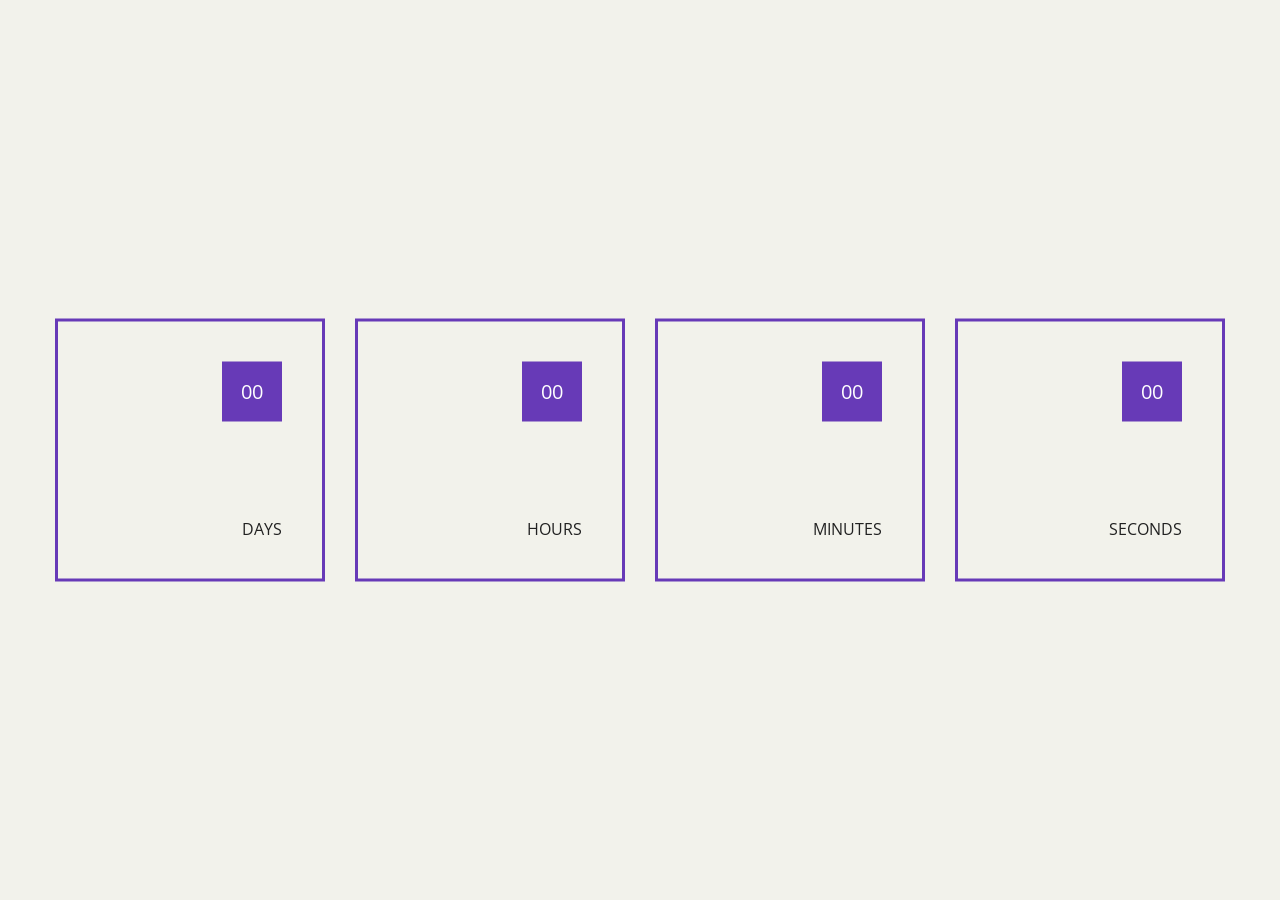
<file: coming-soon.html>
<!doctype html>
<html class="no-js" lang="en">
<head>
<meta name="viewport" content="width=device-width, initial-scale=1.0" />
<meta http-equiv="content-type" content="text/html; charset=utf-8" />
<meta name="author" content="M_Adnan" />
<!-- Document Title -->
<title>Voku HTML5 Templates</title>

<!-- Fonts Online -->
<link href='https://fonts.googleapis.com/css?family=Open+Sans:400,400italic,600,700,800,300' rel='stylesheet' type='text/css'>

<!-- StyleSheets -->
<link rel="stylesheet" href="css/bootstrap/bootstrap.min.css">
<link rel="stylesheet" href="css/font-awesome.min.css">
<link rel="stylesheet" href="css/main.css">
<link rel="stylesheet" href="css/style.css">
<link rel="stylesheet" href="css/responsive.css">

<!-- JavaScripts -->
<script src="js/vendors/modernizr.js"></script>
<!-- HTML5 Shim and Respond.js IE8 support of HTML5 elements and media queries -->
<!-- WARNING: Respond.js doesn't work if you view the page via file:// -->
<!--[if lt IE 9]>
    <script src="https://oss.maxcdn.com/html5shiv/3.7.2/html5shiv.min.js"></script>
    <script src="https://oss.maxcdn.com/respond/1.4.2/respond.min.js"></script>
    <![endif]-->
</head>
<body>
<div class="site-offline coming-soon">
  <div class="post-content">
    <div class="position-center-center full-w">
      <div class="container">
        
        
        <ul class="countdown row">
            <!--======= Days =========-->
            <li class="col-sm-3"> 
            
            <article>
            <span class="days">00</span>
              <p class="days_ref">days</p></article>
            </li>
            <!--======= Hours =========-->
            <li class="col-sm-3">
              <div> <article><span class="hours">00</span>
                <p class="hours_ref">hours</p></article>
              </div>
            </li>
            <!--======= Mintes =========-->
            <li class="col-sm-3"><article> <span class="minutes">00</span>
              <p class="minutes_ref">minutes</p></article>
            </li>
            <!--======= Seconds =========-->
            <li class="col-sm-3"><article> <span class="seconds">00</span>
              <p class="seconds_ref">seconds</p></article>
            </li>
          </ul>
        
        
        
      </div>
    </div>
  </div>
</div>

<!-- JavaScripts --> 
<script src="js/vendors/jquery/jquery.min.js"></script> 
<script src="js/vendors/bootstrap.min.js"></script> 
<script src="js/vendors/own-menu.js"></script> 
<script src="js/vendors/owl.carousel.min.js"></script> 
<script src="js/voku.js"></script>
<script type="text/javascript">
/* ==========================================================================
    countdown timer
========================================================================== */
(function($) {
  "use strict";
	$('.countdown').downCount({
     date: '12/12/2016 12:00:00' // M/D/Y
});
})(jQuery);
</script>
</body>
</html>
</file>
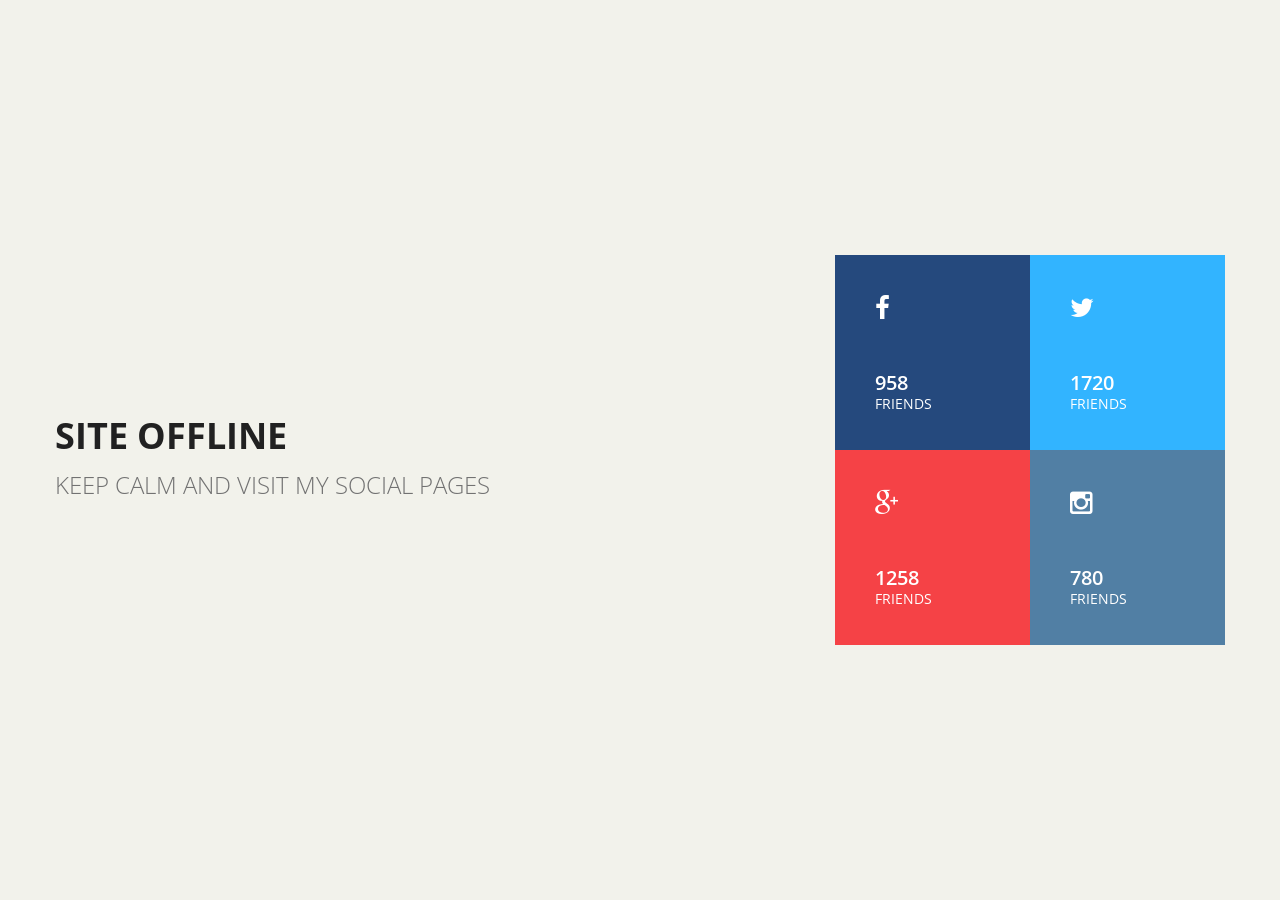
<file: site-offline.html>
<!doctype html>
<html class="no-js" lang="en">
<head>
<meta name="viewport" content="width=device-width, initial-scale=1.0" />
<meta http-equiv="content-type" content="text/html; charset=utf-8" />
<meta name="author" content="M_Adnan" />
<!-- Document Title -->
<title>Voku HTML5 Templates</title>

<!-- Fonts Online -->
<link href='https://fonts.googleapis.com/css?family=Open+Sans:400,400italic,600,700,800,300' rel='stylesheet' type='text/css'>

<!-- StyleSheets -->
<link rel="stylesheet" href="css/bootstrap/bootstrap.min.css">
<link rel="stylesheet" href="css/font-awesome.min.css">
<link rel="stylesheet" href="css/main.css">
<link rel="stylesheet" href="css/style.css">

<!-- JavaScripts -->
<script src="js/vendors/modernizr.js"></script>
<!-- HTML5 Shim and Respond.js IE8 support of HTML5 elements and media queries -->
<!-- WARNING: Respond.js doesn't work if you view the page via file:// -->
<!--[if lt IE 9]>
    <script src="https://oss.maxcdn.com/html5shiv/3.7.2/html5shiv.min.js"></script>
    <script src="https://oss.maxcdn.com/respond/1.4.2/respond.min.js"></script>
    <![endif]-->
</head>
<body>
<div class="site-offline">
  <div class="post-content">
    <div class="position-center-center">
      <div class="container">
        <ul>
          <li class="col-md-8">
            <article>
              <div class="position-center-center full-w">
                <h2>site offline</h2>
                <p class="intro-type text-uppercase">keep calm and visit my social pages</p>
              </div>
            </article>
          </li>
          <li class="col-md-4">
            <ul class="social-links">
              <!-- Facebook -->
              <li> <a href="#." class="fb"> <i class="fa fa-facebook-f"></i>
                <h6>958</h6>
                <span>friends</span> </a> </li>
              <!-- Twitter -->
              <li> <a href="#." class="tw"> <i class="fa fa-twitter"></i>
                <h6>1720</h6>
                <span>friends</span> </a> </li>
              <!-- Google Plus -->
              <li> <a href="#." class="g-plus"> <i class="fa fa-google-plus"></i>
                <h6>1258</h6>
                <span>friends</span> </a> </li>
              <!-- Instagram -->
              <li> <a href="#." class="inst"> <i class="fa fa-instagram"></i>
                <h6>780</h6>
                <span>friends</span> </a> </li>
            </ul>
          </li>
        </ul>
      </div>
    </div>
  </div>
</div>

<!-- JavaScripts --> 
<script src="js/vendors/jquery/jquery.min.js"></script> 
<script src="js/vendors/bootstrap.min.js"></script> 
<script src="js/vendors/own-menu.js"></script> 
<script src="js/vendors/owl.carousel.min.js"></script> 
<script src="js/voku.js"></script>
</body>
</html>
</file>
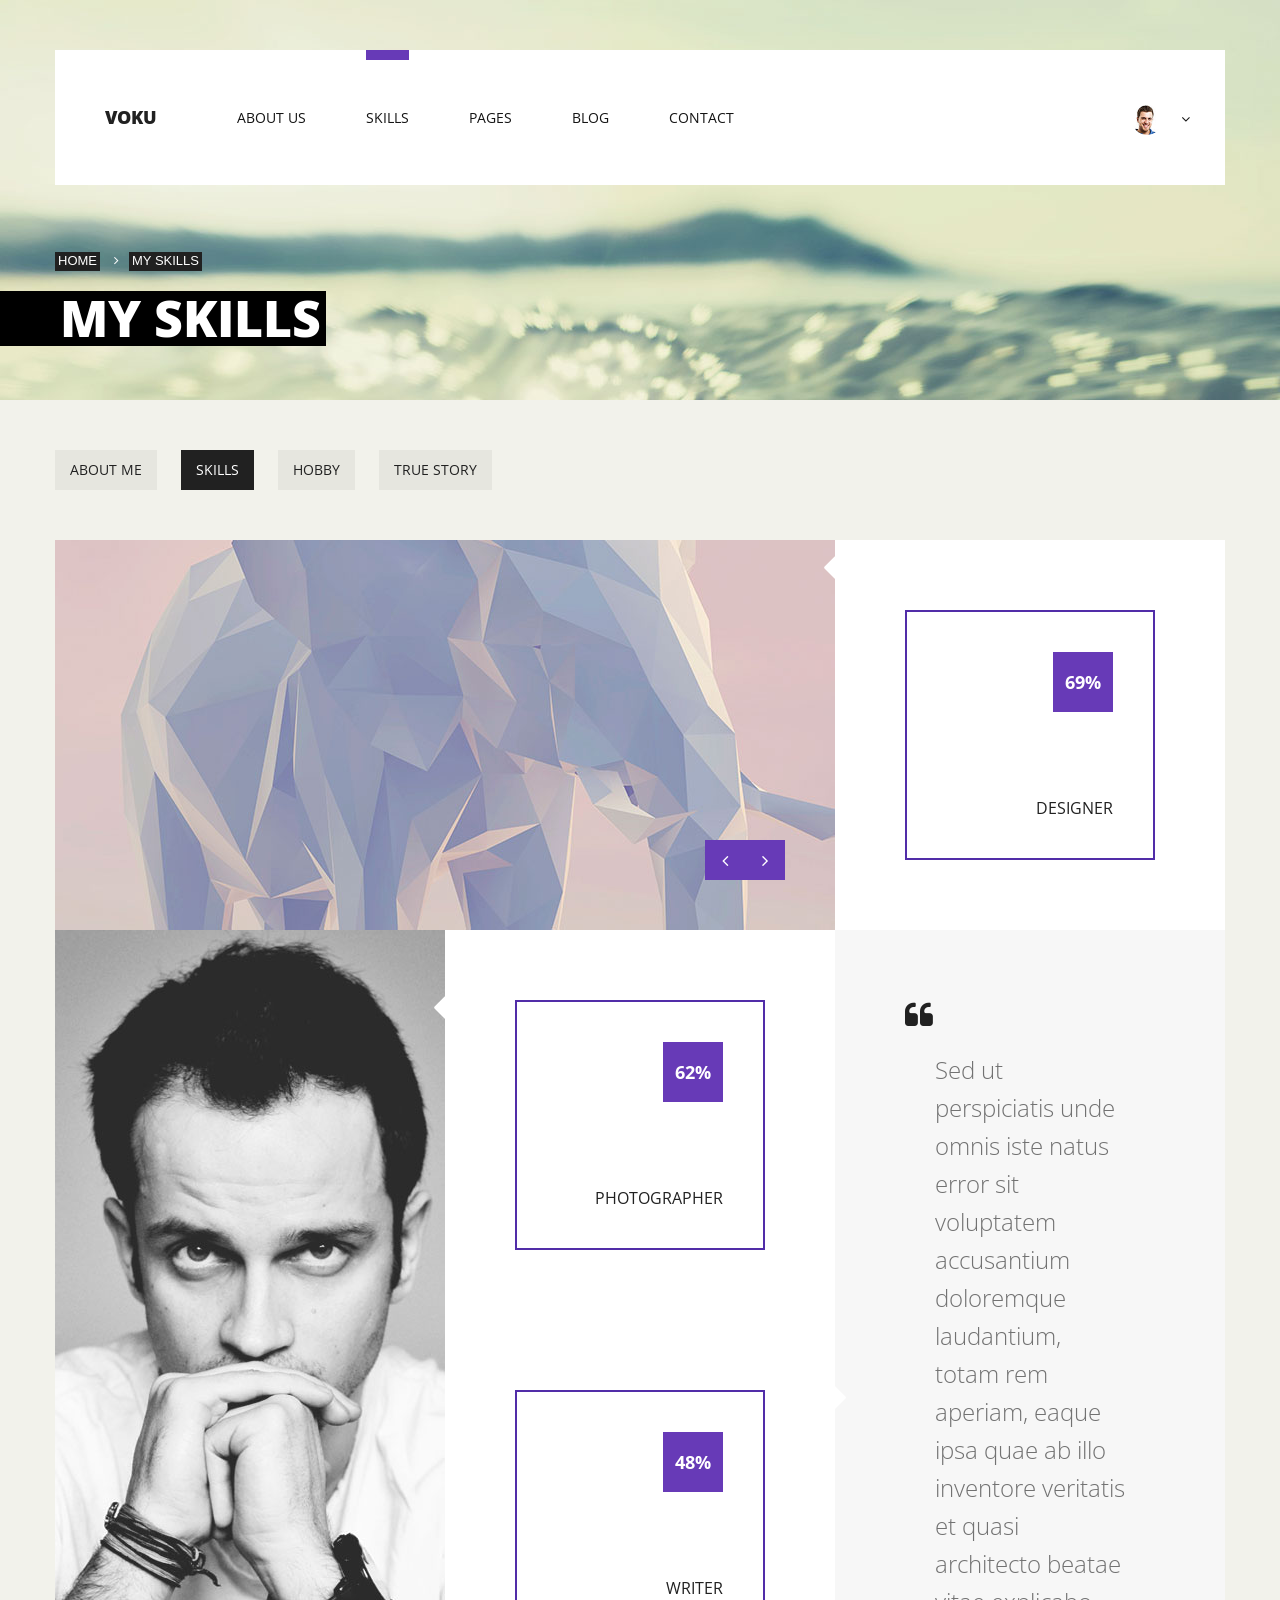
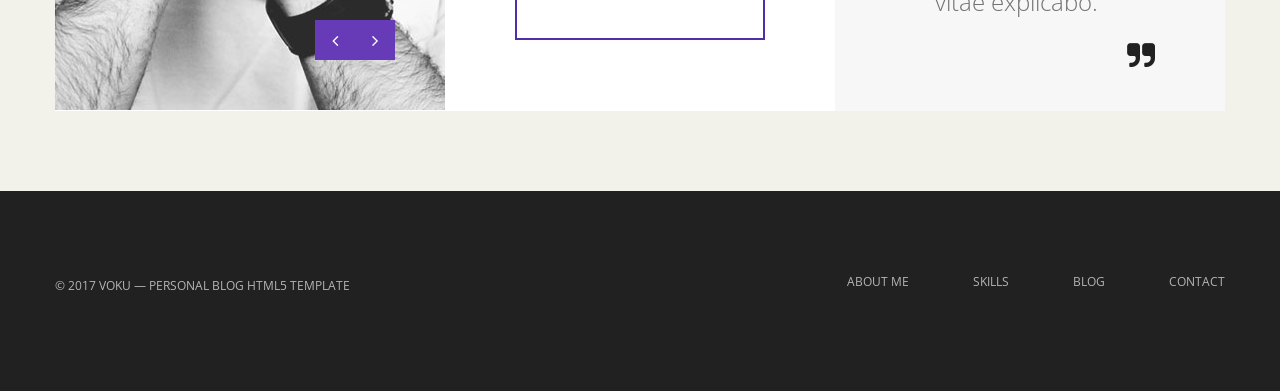
<file: skills.html>
<!doctype html>
<html class="no-js" lang="en">
<head>
<meta name="viewport" content="width=device-width, initial-scale=1.0" />
<meta http-equiv="content-type" content="text/html; charset=utf-8" />
<meta name="author" content="M_Adnan" />
<!-- Document Title -->
<title>Voku HTML5 Templates</title>

<!-- Fonts Online -->
<link href='https://fonts.googleapis.com/css?family=Open+Sans:400,400italic,600,700,800,300' rel='stylesheet' type='text/css'>

<!-- StyleSheets -->
<link rel="stylesheet" href="css/bootstrap/bootstrap.min.css">
<link rel="stylesheet" href="css/font-awesome.min.css">
<link rel="stylesheet" href="css/main.css">
<link rel="stylesheet" href="css/style.css">
<link rel="stylesheet" href="css/responsive.css">

<!-- JavaScripts -->
<script src="js/vendors/modernizr.js"></script>
<!-- HTML5 Shim and Respond.js IE8 support of HTML5 elements and media queries -->
<!-- WARNING: Respond.js doesn't work if you view the page via file:// -->
<!--[if lt IE 9]>
    <script src="https://oss.maxcdn.com/html5shiv/3.7.2/html5shiv.min.js"></script>
    <script src="https://oss.maxcdn.com/respond/1.4.2/respond.min.js"></script>
    <![endif]-->
</head>
<body>

<!-- Page Wrapper -->
<div id="wrap">
  <div class="container"> 
    <!-- Header -->
    <header class="margin-top-50 header-2">
      <div class="logo"> <a href="index.html" class="text-uppercase">voku</a> </div>
      
      <!--======= NAV =========-->
      <nav> 
        <!--======= MENU START =========-->
        <ul class="ownmenu">
          <li><a href="about.html">About Us </a></li>
          <li class="active"><a href="skills.html">skills</a></li>
          <li><a href="index.html">Pages </a>
            <ul class="dropdown">
              <li><a href="index.html">Home </a></li>
              <li><a href="about.html">About </a></li>
              <li><a href="skills.html">Skills </a></li>
              <li><a href="blog.html">Blog </a></li>
              <li><a href="blog-post.html">Blog Post</a></li>
              <li><a href="coming-soon.html">Coming Soon</a></li>
              <li><a href="error.html">Error 404</a></li>
              <li><a href="site-offline.html">Site offline</a></li>
              <li><a href="typography.html">Typography</a></li>
              <li><a href="contact.html">Contact</a></li>
            </ul>
          </li>
          <li><a href="blog.html">blog</a></li>
          <li><a href="contact.html">Contact</a></li>
        </ul>
      </nav>
      <!--======= PROFILE =========-->
      <div class="profile navbar-right">
        <div class="dropdown"> <a href="#." class="dropdown-toggle" type="button" id="dropdownMenu1" data-toggle="dropdown" aria-haspopup="true" aria-expanded="true"><img src="images/avatar-1.jpg" alt=""> <span class="fa fa-angle-down"></span> </a>
          <ul class="dropdown-menu animated fadeInUp" aria-labelledby="dropdownMenu1">
            <li><a href="#">Demo Name</a></li>
            <li><a href="#">Profile</a></li>
            <li><a href="#">Something</a></li>
            <li><a href="#">Separated link</a></li>
          </ul>
        </div>
      </div>
    </header>
  </div>
  <!-- End Header --> 
  
  <!-- Sub banner -->
  <div class="sub-banner bg-parallax" style="background:url(images/skill-bg.jpg) top center fixed no-repeat;">
    <div class="container"> 
      <!--======= Breadcrumb =========-->
      <ol class="breadcrumb">
        <li><a href="#">Home</a></li>
        <li class="active"><span>My skills</span></li>
      </ol>
      <h2><span>My skills</span></h2>
    </div>
  </div>
  
  <!-- Content -->
  <div id="content">
    <div class="container">
      <section class="post-content margin-top-50 margin-bottom-80"> 
        
        <!-- NAV TABS -->
        <ul class="tabs-link">
          <li><a href="#.">ABOUT ME</a></li>
          <li><a class="active" href="#.">Skills</a></li>
          <li><a href="#.">hobby</a></li>
          <li><a href="#.">true story</a></li>
        </ul>
        <ul class="row white-bg">
          
          <!-- Slider Post -->
          <li class="col-md-8">
            <article> 
              <!-- Slider Img -->
              <div class="single-slides">
                <div><img class="img-responsive" src="images/skills-img-1.jpg" alt="" ></div>
                <div><img class="img-responsive" src="images/skills-img-1-1.jpg" alt="" ></div>
              </div>
            </article>
          </li>
          
          <!-- Skills -->
          <li class="col-md-4">
            <article class="white-bg caret-left">
              <div class="position-center-center">
                <div class="skills-bar counters">
                  <div class="block-per"> <span class="count1"></span>% </div>
                  <p>designer</p>
                </div>
              </div>
            </article>
          </li>
          
          <!-- Slide Image -->
          <li class="col-md-4">
            <div class="single-slides">
              <div><img class="img-responsive" src="images/skills-img-2.jpg" alt="" ></div>
              <div><img class="img-responsive" src="images/skills-img-2-1.jpg" alt="" ></div>
            </div>
          </li>
          
          <!-- Photography -->
          <li class="col-md-4">
            <article class="white-bg padding-50 caret-left">
              <div class="position-center-center">
                <div class="skills-bar counters">
                  <div class="block-per"> <span class="count2"></span>% </div>
                  <p>photographer</p>
                </div>
              </div>
            </article>
            
            <!-- Writer -->
            <article class="white-bg padding-50 caret-right">
              <div class="position-center-center">
                <div class="skills-bar counters">
                  <div class="block-per"> <span class="count3"></span>% </div>
                  <p>writer</p>
                </div>
              </div>
            </article>
          </li>
          
          <!-- Testimonials -->
          <li class="col-md-4">
            <div class="gray-bg cliort padding-70"> <i class="fa fa-quote-left"></i>
              <p>Sed ut perspiciatis unde omnis iste natus error sit voluptatem accusantium doloremque laudantium, totam rem aperiam, eaque ipsa quae ab illo inventore veritatis et quasi architecto beatae vitae explicabo.</p>
              <i class="fa fa-quote-right pull-right"></i> </div>
          </li>
        </ul>
      </section>
    </div>
  </div>
  
  <!-- FOOTER -->
  <footer>
    <div class="container">
      <div class="row">
        <div class="col-md-6">
          <p>© 2017 voku — personal blog HTML5 Template</p>
        </div>
        <div class="col-md-6 footer-link"> <a href="#.">about me</a> <a href="#.">skills</a> <a href="#.">blog</a> <a href="#.">Contact</a> </div>
      </div>
    </div>
  </footer>
</div>
<!-- End Page Wrapper --> 

<!-- JavaScripts --> 
<script src="js/vendors/jquery/jquery.min.js"></script> 
<script src="js/vendors/bootstrap.min.js"></script> 
<script src="js/vendors/own-menu.js"></script> 
<script src="js/vendors/owl.carousel.min.js"></script> 
<script src="js/vendors/counter.js"></script> 
<script src="js/voku.js"></script>
</body>
</html>
</file>
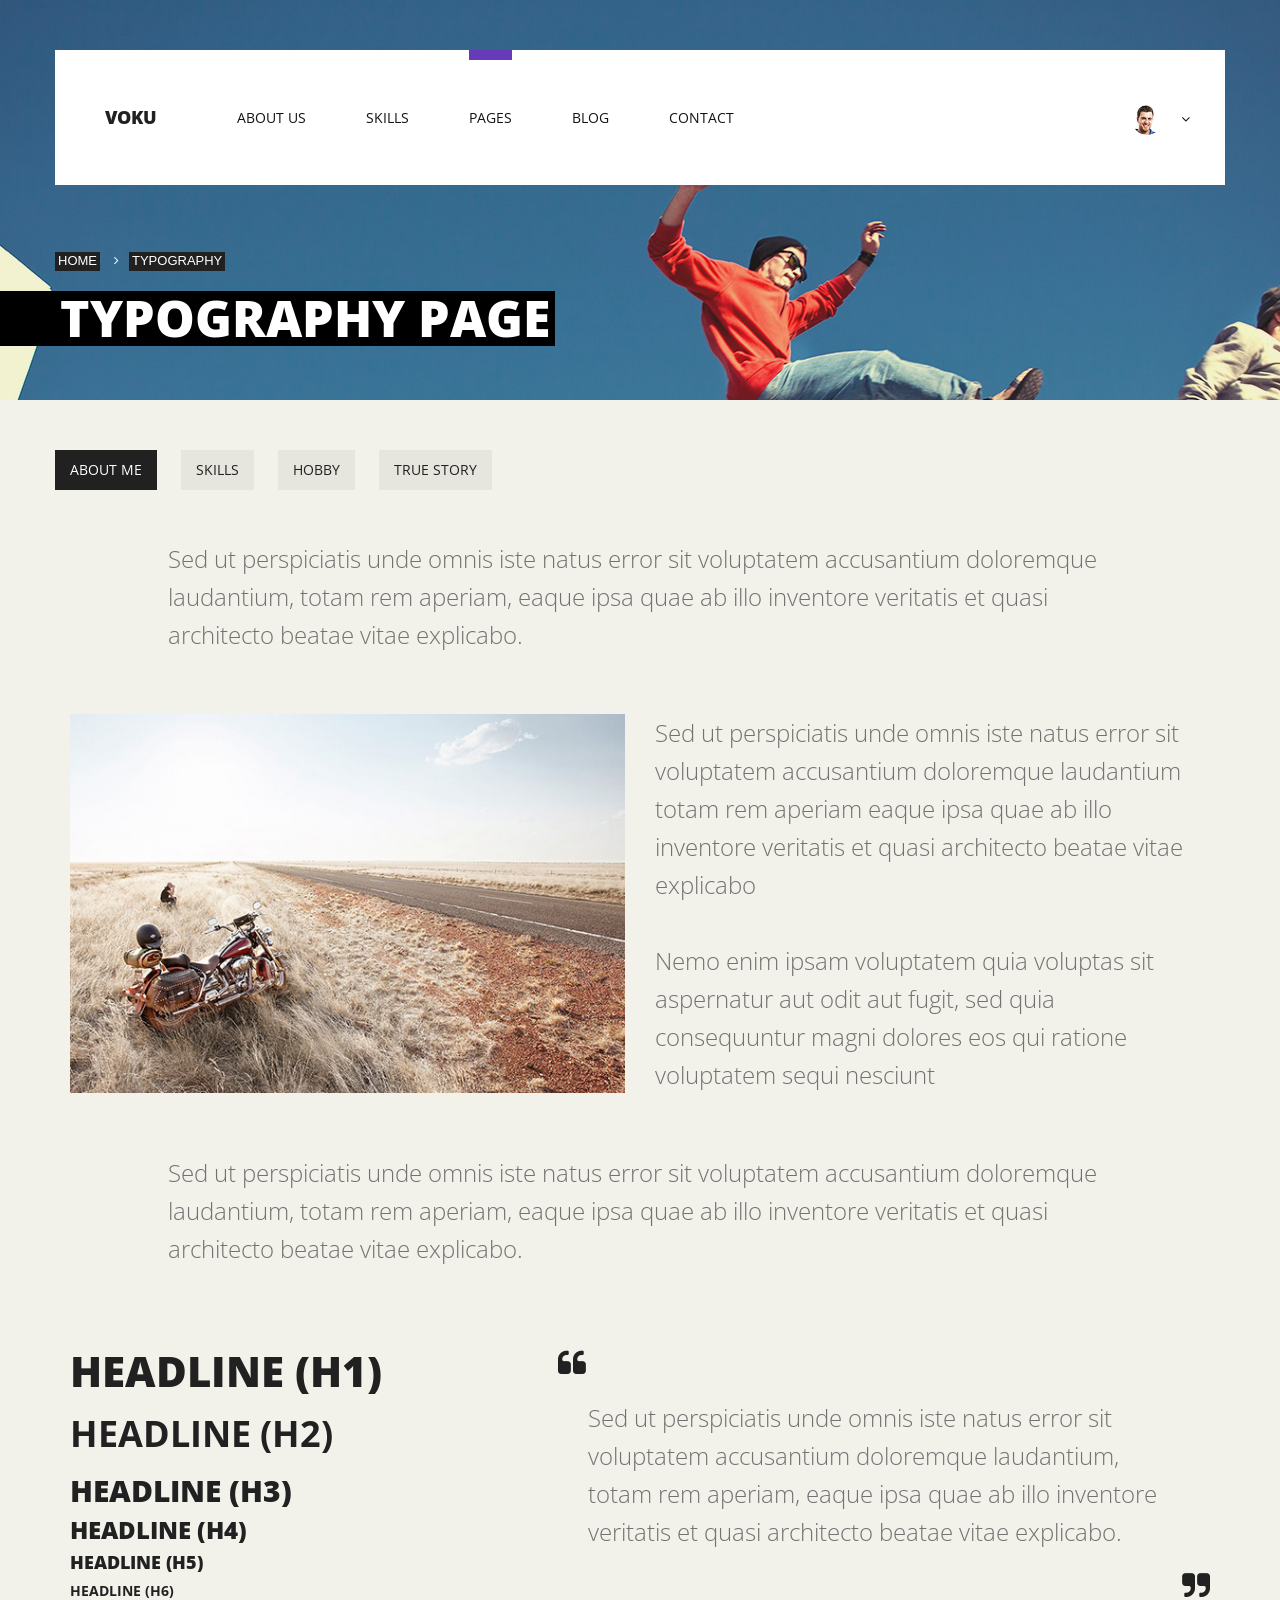
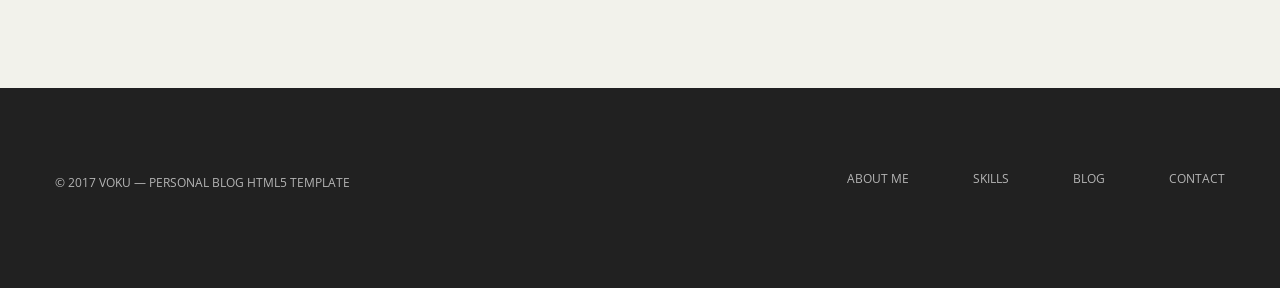
<file: typography.html>
<!doctype html>
<html class="no-js" lang="en">
<head>
<meta name="viewport" content="width=device-width, initial-scale=1.0" />
<meta http-equiv="content-type" content="text/html; charset=utf-8" />
<meta name="author" content="M_Adnan" />
<!-- Document Title -->
<title>Voku HTML5 Templates</title>

<!-- Fonts Online -->
<link href='https://fonts.googleapis.com/css?family=Open+Sans:400,400italic,600,700,800,300' rel='stylesheet' type='text/css'>

<!-- StyleSheets -->
<link rel="stylesheet" href="css/bootstrap/bootstrap.min.css">
<link rel="stylesheet" href="css/font-awesome.min.css">
<link rel="stylesheet" href="css/main.css">
<link rel="stylesheet" href="css/style.css">
<link rel="stylesheet" href="css/responsive.css">

<!-- JavaScripts -->
<script src="js/vendors/modernizr.js"></script>
<!-- HTML5 Shim and Respond.js IE8 support of HTML5 elements and media queries -->
<!-- WARNING: Respond.js doesn't work if you view the page via file:// -->
<!--[if lt IE 9]>
    <script src="https://oss.maxcdn.com/html5shiv/3.7.2/html5shiv.min.js"></script>
    <script src="https://oss.maxcdn.com/respond/1.4.2/respond.min.js"></script>
    <![endif]-->
</head>
<body>

<!-- Page Wrapper -->
<div id="wrap">
  <div class="container"> 
    <!-- Header -->
    <header class="margin-top-50 header-2">
      <div class="logo"> <a href="index.html" class="text-uppercase">voku</a> </div>
      
      <!--======= NAV =========-->
      <nav> 
        <!--======= MENU START =========-->
        <ul class="ownmenu">
          <li><a href="about.html">About Us </a></li>
          <li><a href="skills.html">skills</a></li>
          <li class="active"><a href="index.html">Pages </a>
            <ul class="dropdown">
              <li><a href="index.html">Home </a></li>
              <li><a href="about.html">About </a></li>
              <li><a href="skills.html">Skills </a></li>
              <li><a href="blog.html">Blog </a></li>
              <li><a href="blog-post.html">Blog Post</a></li>
              <li><a href="coming-soon.html">Coming Soon</a></li>
              <li><a href="error.html">Error 404</a></li>
              <li><a href="site-offline.html">Site offline</a></li>
              <li><a href="typography.html">Typography</a></li>
              <li><a href="contact.html">Contact</a></li>
            </ul>
          </li>
          <li><a href="blog.html">blog</a></li>
          <li><a href="contact.html">Contact</a></li>
        </ul>
      </nav>
      <!--======= PROFILE =========-->
      <div class="profile navbar-right">
        <div class="dropdown"> <a href="#." class="dropdown-toggle" type="button" id="dropdownMenu1" data-toggle="dropdown" aria-haspopup="true" aria-expanded="true"><img src="images/avatar-1.jpg" alt=""> <span class="fa fa-angle-down"></span> </a>
          <ul class="dropdown-menu animated fadeInUp" aria-labelledby="dropdownMenu1">
            <li><a href="#">Demo Name</a></li>
            <li><a href="#">Profile</a></li>
            <li><a href="#">Something</a></li>
            <li><a href="#">Separated link</a></li>
          </ul>
        </div>
      </div>
    </header>
  </div>
  <!-- End Header --> 
  
  <!-- Sub banner -->
  <div class="sub-banner bg-parallax" style="background:url(images/typo-bg.jpg) top center fixed no-repeat;">
    <div class="container"> 
      <!--======= Breadcrumb =========-->
      <ol class="breadcrumb">
        <li><a href="#">Home</a></li>
        <li class="active"><span>Typography</span></li>
      </ol>
      <h2><span>Typography page</span></h2>
    </div>
  </div>
  
  <!-- Content -->
  <div id="content">
    <div class="container">
      <section class="margin-top-50 margin-bottom-80"> 
        
        <!-- NAV TABS -->
        <ul class="tabs-link">
          <li><a class="active" href="#.">ABOUT ME</a></li>
          <li><a href="#.">Skills</a></li>
          <li><a href="#.">hobby</a></li>
          <li><a href="#.">true story</a></li>
        </ul>
        <div class="row">
          <div class="col-md-10 center-auto margin-bottom-60">
            <p class="intro-type">Sed ut perspiciatis unde omnis iste natus error sit voluptatem accusantium doloremque laudantium, totam rem aperiam, eaque ipsa quae ab illo inventore veritatis et quasi architecto beatae vitae explicabo.</p>
          </div>
          
          <!-- IMAGE -->
          <div class="col-md-6"> <img class="img-responsive" src="images/post-photo-1.jpg" alt=""> </div>
          <div class="col-md-6">
            <p class="intro-type">Sed ut perspiciatis unde omnis iste natus error sit voluptatem accusantium doloremque laudantium totam rem aperiam eaque ipsa quae ab illo inventore veritatis et quasi architecto beatae vitae explicabo <br>
              <br>
              Nemo enim ipsam voluptatem quia voluptas sit aspernatur aut odit aut fugit, sed quia 
              consequuntur magni dolores eos qui ratione voluptatem sequi nesciunt</p>
          </div>
        </div>
        <div class="row">
          <div class="col-md-10 center-auto margin-top-60">
            <p class="intro-type">Sed ut perspiciatis unde omnis iste natus error sit voluptatem accusantium doloremque laudantium, totam rem aperiam, eaque ipsa quae ab illo inventore veritatis et quasi architecto beatae vitae explicabo.</p>
          </div>
        </div>
        <div class="row margin-top-60">
          <div class="col-md-5">
            <h1>headline (H1)</h1>
            <h2>headline (H2)</h2>
            <h3>headline (H3)</h3>
            <h4>headline (H4)</h4>
            <h5>headline (H5)</h5>
            <h6>headline (H6)</h6>
          </div>
          <div class="col-md-7">
            <article class="cliort margin-top-20"> <i class="fa fa-quote-left"></i>
              <p class="intro-type">Sed ut perspiciatis unde omnis iste natus error sit voluptatem accusantium doloremque laudantium, totam rem aperiam, eaque ipsa quae ab illo inventore veritatis et quasi architecto beatae vitae explicabo.</p>
              <i class="fa fa-quote-right pull-right"></i> </article>
          </div>
        </div>
      </section>
    </div>
  </div>
  
  <!-- FOOTER -->
  <footer>
    <div class="container">
      <div class="row">
        <div class="col-md-6">
          <p>© 2017 voku — personal blog HTML5 Template</p>
        </div>
        <div class="col-md-6 footer-link"> <a href="#.">about me</a> <a href="#.">skills</a> <a href="#.">blog</a> <a href="#.">Contact</a> </div>
      </div>
    </div>
  </footer>
</div>
<!-- End Page Wrapper --> 

<!-- JavaScripts --> 
<script src="js/vendors/jquery/jquery.min.js"></script> 
<script src="js/vendors/bootstrap.min.js"></script> 
<script src="js/vendors/own-menu.js"></script> 
<script src="js/vendors/owl.carousel.min.js"></script> 
<script src="js/voku.js"></script>
</body>
</html>
</file>
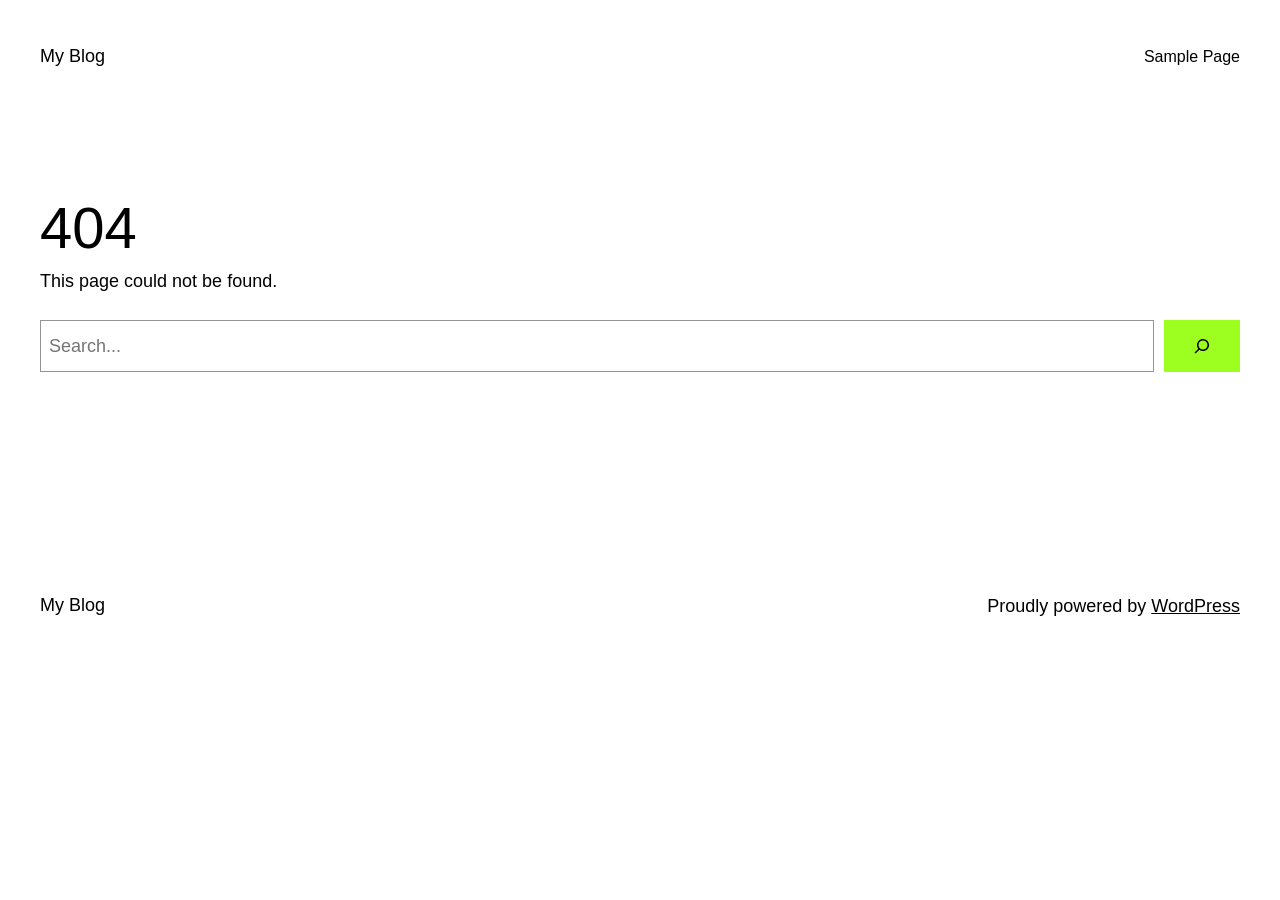
<file: css/fonts/glyphicons-halflings-regular-2.html>
<!DOCTYPE html>
<html lang="en-US">
<head>
	<meta charset="UTF-8" />
	<meta name="viewport" content="width=device-width, initial-scale=1" />
<meta name='robots' content='max-image-preview:large' />
<title>Page not found &#8211; My Blog</title>
<link rel="alternate" type="application/rss+xml" title="My Blog &raquo; Feed" href="https://demoxml.com/feed/" />
<link rel="alternate" type="application/rss+xml" title="My Blog &raquo; Comments Feed" href="https://demoxml.com/comments/feed/" />
<style id='wp-img-auto-sizes-contain-inline-css'>
img:is([sizes=auto i],[sizes^="auto," i]){contain-intrinsic-size:3000px 1500px}
/*# sourceURL=wp-img-auto-sizes-contain-inline-css */
</style>

<style id='wp-block-site-title-inline-css'>
.wp-block-site-title{box-sizing:border-box}.wp-block-site-title :where(a){color:inherit;font-family:inherit;font-size:inherit;font-style:inherit;font-weight:inherit;letter-spacing:inherit;line-height:inherit;text-decoration:inherit}
/*# sourceURL=https://demoxml.com/wp-includes/blocks/site-title/style.min.css */
</style>
<style id='wp-block-page-list-inline-css'>
.wp-block-navigation .wp-block-page-list{align-items:var(--navigation-layout-align,initial);background-color:inherit;display:flex;flex-direction:var(--navigation-layout-direction,initial);flex-wrap:var(--navigation-layout-wrap,wrap);justify-content:var(--navigation-layout-justify,initial)}.wp-block-navigation .wp-block-navigation-item{background-color:inherit}.wp-block-page-list{box-sizing:border-box}
/*# sourceURL=https://demoxml.com/wp-includes/blocks/page-list/style.min.css */
</style>
<style id='wp-block-navigation-inline-css'>
.wp-block-navigation{position:relative}.wp-block-navigation ul{margin-bottom:0;margin-left:0;margin-top:0;padding-left:0}.wp-block-navigation ul,.wp-block-navigation ul li{list-style:none;padding:0}.wp-block-navigation .wp-block-navigation-item{align-items:center;background-color:inherit;display:flex;position:relative}.wp-block-navigation .wp-block-navigation-item .wp-block-navigation__submenu-container:empty{display:none}.wp-block-navigation .wp-block-navigation-item__content{display:block;z-index:1}.wp-block-navigation .wp-block-navigation-item__content.wp-block-navigation-item__content{color:inherit}.wp-block-navigation.has-text-decoration-underline .wp-block-navigation-item__content,.wp-block-navigation.has-text-decoration-underline .wp-block-navigation-item__content:active,.wp-block-navigation.has-text-decoration-underline .wp-block-navigation-item__content:focus{text-decoration:underline}.wp-block-navigation.has-text-decoration-line-through .wp-block-navigation-item__content,.wp-block-navigation.has-text-decoration-line-through .wp-block-navigation-item__content:active,.wp-block-navigation.has-text-decoration-line-through .wp-block-navigation-item__content:focus{text-decoration:line-through}.wp-block-navigation :where(a),.wp-block-navigation :where(a:active),.wp-block-navigation :where(a:focus){text-decoration:none}.wp-block-navigation .wp-block-navigation__submenu-icon{align-self:center;background-color:inherit;border:none;color:currentColor;display:inline-block;font-size:inherit;height:.6em;line-height:0;margin-left:.25em;padding:0;width:.6em}.wp-block-navigation .wp-block-navigation__submenu-icon svg{display:inline-block;stroke:currentColor;height:inherit;margin-top:.075em;width:inherit}.wp-block-navigation{--navigation-layout-justification-setting:flex-start;--navigation-layout-direction:row;--navigation-layout-wrap:wrap;--navigation-layout-justify:flex-start;--navigation-layout-align:center}.wp-block-navigation.is-vertical{--navigation-layout-direction:column;--navigation-layout-justify:initial;--navigation-layout-align:flex-start}.wp-block-navigation.no-wrap{--navigation-layout-wrap:nowrap}.wp-block-navigation.items-justified-center{--navigation-layout-justification-setting:center;--navigation-layout-justify:center}.wp-block-navigation.items-justified-center.is-vertical{--navigation-layout-align:center}.wp-block-navigation.items-justified-right{--navigation-layout-justification-setting:flex-end;--navigation-layout-justify:flex-end}.wp-block-navigation.items-justified-right.is-vertical{--navigation-layout-align:flex-end}.wp-block-navigation.items-justified-space-between{--navigation-layout-justification-setting:space-between;--navigation-layout-justify:space-between}.wp-block-navigation .has-child .wp-block-navigation__submenu-container{align-items:normal;background-color:inherit;color:inherit;display:flex;flex-direction:column;opacity:0;position:absolute;z-index:2}@media not (prefers-reduced-motion){.wp-block-navigation .has-child .wp-block-navigation__submenu-container{transition:opacity .1s linear}}.wp-block-navigation .has-child .wp-block-navigation__submenu-container{height:0;overflow:hidden;visibility:hidden;width:0}.wp-block-navigation .has-child .wp-block-navigation__submenu-container>.wp-block-navigation-item>.wp-block-navigation-item__content{display:flex;flex-grow:1;padding:.5em 1em}.wp-block-navigation .has-child .wp-block-navigation__submenu-container>.wp-block-navigation-item>.wp-block-navigation-item__content .wp-block-navigation__submenu-icon{margin-left:auto;margin-right:0}.wp-block-navigation .has-child .wp-block-navigation__submenu-container .wp-block-navigation-item__content{margin:0}.wp-block-navigation .has-child .wp-block-navigation__submenu-container{left:-1px;top:100%}@media (min-width:782px){.wp-block-navigation .has-child .wp-block-navigation__submenu-container .wp-block-navigation__submenu-container{left:100%;top:-1px}.wp-block-navigation .has-child .wp-block-navigation__submenu-container .wp-block-navigation__submenu-container:before{background:#0000;content:"";display:block;height:100%;position:absolute;right:100%;width:.5em}.wp-block-navigation .has-child .wp-block-navigation__submenu-container .wp-block-navigation__submenu-icon{margin-right:.25em}.wp-block-navigation .has-child .wp-block-navigation__submenu-container .wp-block-navigation__submenu-icon svg{transform:rotate(-90deg)}}.wp-block-navigation .has-child .wp-block-navigation-submenu__toggle[aria-expanded=true]~.wp-block-navigation__submenu-container,.wp-block-navigation .has-child:not(.open-on-click):hover>.wp-block-navigation__submenu-container,.wp-block-navigation .has-child:not(.open-on-click):not(.open-on-hover-click):focus-within>.wp-block-navigation__submenu-container{height:auto;min-width:200px;opacity:1;overflow:visible;visibility:visible;width:auto}.wp-block-navigation.has-background .has-child .wp-block-navigation__submenu-container{left:0;top:100%}@media (min-width:782px){.wp-block-navigation.has-background .has-child .wp-block-navigation__submenu-container .wp-block-navigation__submenu-container{left:100%;top:0}}.wp-block-navigation-submenu{display:flex;position:relative}.wp-block-navigation-submenu .wp-block-navigation__submenu-icon svg{stroke:currentColor}button.wp-block-navigation-item__content{background-color:initial;border:none;color:currentColor;font-family:inherit;font-size:inherit;font-style:inherit;font-weight:inherit;letter-spacing:inherit;line-height:inherit;text-align:left;text-transform:inherit}.wp-block-navigation-submenu__toggle{cursor:pointer}.wp-block-navigation-submenu__toggle[aria-expanded=true]+.wp-block-navigation__submenu-icon>svg,.wp-block-navigation-submenu__toggle[aria-expanded=true]>svg{transform:rotate(180deg)}.wp-block-navigation-item.open-on-click .wp-block-navigation-submenu__toggle{padding-left:0;padding-right:.85em}.wp-block-navigation-item.open-on-click .wp-block-navigation-submenu__toggle+.wp-block-navigation__submenu-icon{margin-left:-.6em;pointer-events:none}.wp-block-navigation-item.open-on-click button.wp-block-navigation-item__content:not(.wp-block-navigation-submenu__toggle){padding:0}.wp-block-navigation .wp-block-page-list,.wp-block-navigation__container,.wp-block-navigation__responsive-close,.wp-block-navigation__responsive-container,.wp-block-navigation__responsive-container-content,.wp-block-navigation__responsive-dialog{gap:inherit}:where(.wp-block-navigation.has-background .wp-block-navigation-item a:not(.wp-element-button)),:where(.wp-block-navigation.has-background .wp-block-navigation-submenu a:not(.wp-element-button)){padding:.5em 1em}:where(.wp-block-navigation .wp-block-navigation__submenu-container .wp-block-navigation-item a:not(.wp-element-button)),:where(.wp-block-navigation .wp-block-navigation__submenu-container .wp-block-navigation-submenu a:not(.wp-element-button)),:where(.wp-block-navigation .wp-block-navigation__submenu-container .wp-block-navigation-submenu button.wp-block-navigation-item__content),:where(.wp-block-navigation .wp-block-navigation__submenu-container .wp-block-pages-list__item button.wp-block-navigation-item__content){padding:.5em 1em}.wp-block-navigation.items-justified-right .wp-block-navigation__container .has-child .wp-block-navigation__submenu-container,.wp-block-navigation.items-justified-right .wp-block-page-list>.has-child .wp-block-navigation__submenu-container,.wp-block-navigation.items-justified-space-between .wp-block-page-list>.has-child:last-child .wp-block-navigation__submenu-container,.wp-block-navigation.items-justified-space-between>.wp-block-navigation__container>.has-child:last-child .wp-block-navigation__submenu-container{left:auto;right:0}.wp-block-navigation.items-justified-right .wp-block-navigation__container .has-child .wp-block-navigation__submenu-container .wp-block-navigation__submenu-container,.wp-block-navigation.items-justified-right .wp-block-page-list>.has-child .wp-block-navigation__submenu-container .wp-block-navigation__submenu-container,.wp-block-navigation.items-justified-space-between .wp-block-page-list>.has-child:last-child .wp-block-navigation__submenu-container .wp-block-navigation__submenu-container,.wp-block-navigation.items-justified-space-between>.wp-block-navigation__container>.has-child:last-child .wp-block-navigation__submenu-container .wp-block-navigation__submenu-container{left:-1px;right:-1px}@media (min-width:782px){.wp-block-navigation.items-justified-right .wp-block-navigation__container .has-child .wp-block-navigation__submenu-container .wp-block-navigation__submenu-container,.wp-block-navigation.items-justified-right .wp-block-page-list>.has-child .wp-block-navigation__submenu-container .wp-block-navigation__submenu-container,.wp-block-navigation.items-justified-space-between .wp-block-page-list>.has-child:last-child .wp-block-navigation__submenu-container .wp-block-navigation__submenu-container,.wp-block-navigation.items-justified-space-between>.wp-block-navigation__container>.has-child:last-child .wp-block-navigation__submenu-container .wp-block-navigation__submenu-container{left:auto;right:100%}}.wp-block-navigation:not(.has-background) .wp-block-navigation__submenu-container{background-color:#fff;border:1px solid #00000026}.wp-block-navigation.has-background .wp-block-navigation__submenu-container{background-color:inherit}.wp-block-navigation:not(.has-text-color) .wp-block-navigation__submenu-container{color:#000}.wp-block-navigation__container{align-items:var(--navigation-layout-align,initial);display:flex;flex-direction:var(--navigation-layout-direction,initial);flex-wrap:var(--navigation-layout-wrap,wrap);justify-content:var(--navigation-layout-justify,initial);list-style:none;margin:0;padding-left:0}.wp-block-navigation__container .is-responsive{display:none}.wp-block-navigation__container:only-child,.wp-block-page-list:only-child{flex-grow:1}@keyframes overlay-menu__fade-in-animation{0%{opacity:0;transform:translateY(.5em)}to{opacity:1;transform:translateY(0)}}.wp-block-navigation__responsive-container{bottom:0;display:none;left:0;position:fixed;right:0;top:0}.wp-block-navigation__responsive-container :where(.wp-block-navigation-item a){color:inherit}.wp-block-navigation__responsive-container .wp-block-navigation__responsive-container-content{align-items:var(--navigation-layout-align,initial);display:flex;flex-direction:var(--navigation-layout-direction,initial);flex-wrap:var(--navigation-layout-wrap,wrap);justify-content:var(--navigation-layout-justify,initial)}.wp-block-navigation__responsive-container:not(.is-menu-open.is-menu-open){background-color:inherit!important;color:inherit!important}.wp-block-navigation__responsive-container.is-menu-open{background-color:inherit;display:flex;flex-direction:column}@media not (prefers-reduced-motion){.wp-block-navigation__responsive-container.is-menu-open{animation:overlay-menu__fade-in-animation .1s ease-out;animation-fill-mode:forwards}}.wp-block-navigation__responsive-container.is-menu-open{overflow:auto;padding:clamp(1rem,var(--wp--style--root--padding-top),20rem) clamp(1rem,var(--wp--style--root--padding-right),20rem) clamp(1rem,var(--wp--style--root--padding-bottom),20rem) clamp(1rem,var(--wp--style--root--padding-left),20rem);z-index:100000}.wp-block-navigation__responsive-container.is-menu-open .wp-block-navigation__responsive-container-content{align-items:var(--navigation-layout-justification-setting,inherit);display:flex;flex-direction:column;flex-wrap:nowrap;overflow:visible;padding-top:calc(2rem + 24px)}.wp-block-navigation__responsive-container.is-menu-open .wp-block-navigation__responsive-container-content,.wp-block-navigation__responsive-container.is-menu-open .wp-block-navigation__responsive-container-content .wp-block-navigation__container,.wp-block-navigation__responsive-container.is-menu-open .wp-block-navigation__responsive-container-content .wp-block-page-list{justify-content:flex-start}.wp-block-navigation__responsive-container.is-menu-open .wp-block-navigation__responsive-container-content .wp-block-navigation__submenu-icon{display:none}.wp-block-navigation__responsive-container.is-menu-open .wp-block-navigation__responsive-container-content .has-child .wp-block-navigation__submenu-container{border:none;height:auto;min-width:200px;opacity:1;overflow:initial;padding-left:2rem;padding-right:2rem;position:static;visibility:visible;width:auto}.wp-block-navigation__responsive-container.is-menu-open .wp-block-navigation__responsive-container-content .wp-block-navigation__container,.wp-block-navigation__responsive-container.is-menu-open .wp-block-navigation__responsive-container-content .wp-block-navigation__submenu-container{gap:inherit}.wp-block-navigation__responsive-container.is-menu-open .wp-block-navigation__responsive-container-content .wp-block-navigation__submenu-container{padding-top:var(--wp--style--block-gap,2em)}.wp-block-navigation__responsive-container.is-menu-open .wp-block-navigation__responsive-container-content .wp-block-navigation-item__content{padding:0}.wp-block-navigation__responsive-container.is-menu-open .wp-block-navigation__responsive-container-content .wp-block-navigation-item,.wp-block-navigation__responsive-container.is-menu-open .wp-block-navigation__responsive-container-content .wp-block-navigation__container,.wp-block-navigation__responsive-container.is-menu-open .wp-block-navigation__responsive-container-content .wp-block-page-list{align-items:var(--navigation-layout-justification-setting,initial);display:flex;flex-direction:column}.wp-block-navigation__responsive-container.is-menu-open .wp-block-navigation-item,.wp-block-navigation__responsive-container.is-menu-open .wp-block-navigation-item .wp-block-navigation__submenu-container,.wp-block-navigation__responsive-container.is-menu-open .wp-block-navigation__container,.wp-block-navigation__responsive-container.is-menu-open .wp-block-page-list{background:#0000!important;color:inherit!important}.wp-block-navigation__responsive-container.is-menu-open .wp-block-navigation__submenu-container.wp-block-navigation__submenu-container.wp-block-navigation__submenu-container.wp-block-navigation__submenu-container{left:auto;right:auto}@media (min-width:600px){.wp-block-navigation__responsive-container:not(.hidden-by-default):not(.is-menu-open){background-color:inherit;display:block;position:relative;width:100%;z-index:auto}.wp-block-navigation__responsive-container:not(.hidden-by-default):not(.is-menu-open) .wp-block-navigation__responsive-container-close{display:none}.wp-block-navigation__responsive-container.is-menu-open .wp-block-navigation__submenu-container.wp-block-navigation__submenu-container.wp-block-navigation__submenu-container.wp-block-navigation__submenu-container{left:0}}.wp-block-navigation:not(.has-background) .wp-block-navigation__responsive-container.is-menu-open{background-color:#fff}.wp-block-navigation:not(.has-text-color) .wp-block-navigation__responsive-container.is-menu-open{color:#000}.wp-block-navigation__toggle_button_label{font-size:1rem;font-weight:700}.wp-block-navigation__responsive-container-close,.wp-block-navigation__responsive-container-open{background:#0000;border:none;color:currentColor;cursor:pointer;margin:0;padding:0;text-transform:inherit;vertical-align:middle}.wp-block-navigation__responsive-container-close svg,.wp-block-navigation__responsive-container-open svg{fill:currentColor;display:block;height:24px;pointer-events:none;width:24px}.wp-block-navigation__responsive-container-open{display:flex}.wp-block-navigation__responsive-container-open.wp-block-navigation__responsive-container-open.wp-block-navigation__responsive-container-open{font-family:inherit;font-size:inherit;font-weight:inherit}@media (min-width:600px){.wp-block-navigation__responsive-container-open:not(.always-shown){display:none}}.wp-block-navigation__responsive-container-close{position:absolute;right:0;top:0;z-index:2}.wp-block-navigation__responsive-container-close.wp-block-navigation__responsive-container-close.wp-block-navigation__responsive-container-close{font-family:inherit;font-size:inherit;font-weight:inherit}.wp-block-navigation__responsive-close{width:100%}.has-modal-open .wp-block-navigation__responsive-close{margin-left:auto;margin-right:auto;max-width:var(--wp--style--global--wide-size,100%)}.wp-block-navigation__responsive-close:focus{outline:none}.is-menu-open .wp-block-navigation__responsive-close,.is-menu-open .wp-block-navigation__responsive-container-content,.is-menu-open .wp-block-navigation__responsive-dialog{box-sizing:border-box}.wp-block-navigation__responsive-dialog{position:relative}.has-modal-open .admin-bar .is-menu-open .wp-block-navigation__responsive-dialog{margin-top:46px}@media (min-width:782px){.has-modal-open .admin-bar .is-menu-open .wp-block-navigation__responsive-dialog{margin-top:32px}}html.has-modal-open{overflow:hidden}
/*# sourceURL=https://demoxml.com/wp-includes/blocks/navigation/style.min.css */
</style>
<style id='wp-block-group-inline-css'>
.wp-block-group{box-sizing:border-box}:where(.wp-block-group.wp-block-group-is-layout-constrained){position:relative}
/*# sourceURL=https://demoxml.com/wp-includes/blocks/group/style.min.css */
</style>
<style id='wp-block-spacer-inline-css'>
.wp-block-spacer{clear:both}
/*# sourceURL=https://demoxml.com/wp-includes/blocks/spacer/style.min.css */
</style>
<style id='wp-block-heading-inline-css'>
h1:where(.wp-block-heading).has-background,h2:where(.wp-block-heading).has-background,h3:where(.wp-block-heading).has-background,h4:where(.wp-block-heading).has-background,h5:where(.wp-block-heading).has-background,h6:where(.wp-block-heading).has-background{padding:1.25em 2.375em}h1.has-text-align-left[style*=writing-mode]:where([style*=vertical-lr]),h1.has-text-align-right[style*=writing-mode]:where([style*=vertical-rl]),h2.has-text-align-left[style*=writing-mode]:where([style*=vertical-lr]),h2.has-text-align-right[style*=writing-mode]:where([style*=vertical-rl]),h3.has-text-align-left[style*=writing-mode]:where([style*=vertical-lr]),h3.has-text-align-right[style*=writing-mode]:where([style*=vertical-rl]),h4.has-text-align-left[style*=writing-mode]:where([style*=vertical-lr]),h4.has-text-align-right[style*=writing-mode]:where([style*=vertical-rl]),h5.has-text-align-left[style*=writing-mode]:where([style*=vertical-lr]),h5.has-text-align-right[style*=writing-mode]:where([style*=vertical-rl]),h6.has-text-align-left[style*=writing-mode]:where([style*=vertical-lr]),h6.has-text-align-right[style*=writing-mode]:where([style*=vertical-rl]){rotate:180deg}
/*# sourceURL=https://demoxml.com/wp-includes/blocks/heading/style.min.css */
</style>
<style id='wp-block-paragraph-inline-css'>
.is-small-text{font-size:.875em}.is-regular-text{font-size:1em}.is-large-text{font-size:2.25em}.is-larger-text{font-size:3em}.has-drop-cap:not(:focus):first-letter{float:left;font-size:8.4em;font-style:normal;font-weight:100;line-height:.68;margin:.05em .1em 0 0;text-transform:uppercase}body.rtl .has-drop-cap:not(:focus):first-letter{float:none;margin-left:.1em}p.has-drop-cap.has-background{overflow:hidden}:root :where(p.has-background){padding:1.25em 2.375em}:where(p.has-text-color:not(.has-link-color)) a{color:inherit}p.has-text-align-left[style*="writing-mode:vertical-lr"],p.has-text-align-right[style*="writing-mode:vertical-rl"]{rotate:180deg}
/*# sourceURL=https://demoxml.com/wp-includes/blocks/paragraph/style.min.css */
</style>
<style id='wp-block-search-inline-css'>
.wp-block-search__button{margin-left:10px;word-break:normal}.wp-block-search__button.has-icon{line-height:0}.wp-block-search__button svg{height:1.25em;min-height:24px;min-width:24px;width:1.25em;fill:currentColor;vertical-align:text-bottom}:where(.wp-block-search__button){border:1px solid #ccc;padding:6px 10px}.wp-block-search__inside-wrapper{display:flex;flex:auto;flex-wrap:nowrap;max-width:100%}.wp-block-search__label{width:100%}.wp-block-search.wp-block-search__button-only .wp-block-search__button{box-sizing:border-box;display:flex;flex-shrink:0;justify-content:center;margin-left:0;max-width:100%}.wp-block-search.wp-block-search__button-only .wp-block-search__inside-wrapper{min-width:0!important;transition-property:width}.wp-block-search.wp-block-search__button-only .wp-block-search__input{flex-basis:100%;transition-duration:.3s}.wp-block-search.wp-block-search__button-only.wp-block-search__searchfield-hidden,.wp-block-search.wp-block-search__button-only.wp-block-search__searchfield-hidden .wp-block-search__inside-wrapper{overflow:hidden}.wp-block-search.wp-block-search__button-only.wp-block-search__searchfield-hidden .wp-block-search__input{border-left-width:0!important;border-right-width:0!important;flex-basis:0;flex-grow:0;margin:0;min-width:0!important;padding-left:0!important;padding-right:0!important;width:0!important}:where(.wp-block-search__input){appearance:none;border:1px solid #949494;flex-grow:1;font-family:inherit;font-size:inherit;font-style:inherit;font-weight:inherit;letter-spacing:inherit;line-height:inherit;margin-left:0;margin-right:0;min-width:3rem;padding:8px;text-decoration:unset!important;text-transform:inherit}:where(.wp-block-search__button-inside .wp-block-search__inside-wrapper){background-color:#fff;border:1px solid #949494;box-sizing:border-box;padding:4px}:where(.wp-block-search__button-inside .wp-block-search__inside-wrapper) .wp-block-search__input{border:none;border-radius:0;padding:0 4px}:where(.wp-block-search__button-inside .wp-block-search__inside-wrapper) .wp-block-search__input:focus{outline:none}:where(.wp-block-search__button-inside .wp-block-search__inside-wrapper) :where(.wp-block-search__button){padding:4px 8px}.wp-block-search.aligncenter .wp-block-search__inside-wrapper{margin:auto}.wp-block[data-align=right] .wp-block-search.wp-block-search__button-only .wp-block-search__inside-wrapper{float:right}
/*# sourceURL=https://demoxml.com/wp-includes/blocks/search/style.min.css */
</style>
<style id='wp-emoji-styles-inline-css'>

	img.wp-smiley, img.emoji {
		display: inline !important;
		border: none !important;
		box-shadow: none !important;
		height: 1em !important;
		width: 1em !important;
		margin: 0 0.07em !important;
		vertical-align: -0.1em !important;
		background: none !important;
		padding: 0 !important;
	}
/*# sourceURL=wp-emoji-styles-inline-css */
</style>
<style id='wp-block-library-inline-css'>
:root{--wp-block-synced-color:#7a00df;--wp-block-synced-color--rgb:122,0,223;--wp-bound-block-color:var(--wp-block-synced-color);--wp-editor-canvas-background:#ddd;--wp-admin-theme-color:#007cba;--wp-admin-theme-color--rgb:0,124,186;--wp-admin-theme-color-darker-10:#006ba1;--wp-admin-theme-color-darker-10--rgb:0,107,160.5;--wp-admin-theme-color-darker-20:#005a87;--wp-admin-theme-color-darker-20--rgb:0,90,135;--wp-admin-border-width-focus:2px}@media (min-resolution:192dpi){:root{--wp-admin-border-width-focus:1.5px}}.wp-element-button{cursor:pointer}:root .has-very-light-gray-background-color{background-color:#eee}:root .has-very-dark-gray-background-color{background-color:#313131}:root .has-very-light-gray-color{color:#eee}:root .has-very-dark-gray-color{color:#313131}:root .has-vivid-green-cyan-to-vivid-cyan-blue-gradient-background{background:linear-gradient(135deg,#00d084,#0693e3)}:root .has-purple-crush-gradient-background{background:linear-gradient(135deg,#34e2e4,#4721fb 50%,#ab1dfe)}:root .has-hazy-dawn-gradient-background{background:linear-gradient(135deg,#faaca8,#dad0ec)}:root .has-subdued-olive-gradient-background{background:linear-gradient(135deg,#fafae1,#67a671)}:root .has-atomic-cream-gradient-background{background:linear-gradient(135deg,#fdd79a,#004a59)}:root .has-nightshade-gradient-background{background:linear-gradient(135deg,#330968,#31cdcf)}:root .has-midnight-gradient-background{background:linear-gradient(135deg,#020381,#2874fc)}:root{--wp--preset--font-size--normal:16px;--wp--preset--font-size--huge:42px}.has-regular-font-size{font-size:1em}.has-larger-font-size{font-size:2.625em}.has-normal-font-size{font-size:var(--wp--preset--font-size--normal)}.has-huge-font-size{font-size:var(--wp--preset--font-size--huge)}.has-text-align-center{text-align:center}.has-text-align-left{text-align:left}.has-text-align-right{text-align:right}.has-fit-text{white-space:nowrap!important}#end-resizable-editor-section{display:none}.aligncenter{clear:both}.items-justified-left{justify-content:flex-start}.items-justified-center{justify-content:center}.items-justified-right{justify-content:flex-end}.items-justified-space-between{justify-content:space-between}.screen-reader-text{border:0;clip-path:inset(50%);height:1px;margin:-1px;overflow:hidden;padding:0;position:absolute;width:1px;word-wrap:normal!important}.screen-reader-text:focus{background-color:#ddd;clip-path:none;color:#444;display:block;font-size:1em;height:auto;left:5px;line-height:normal;padding:15px 23px 14px;text-decoration:none;top:5px;width:auto;z-index:100000}html :where(.has-border-color){border-style:solid}html :where([style*=border-top-color]){border-top-style:solid}html :where([style*=border-right-color]){border-right-style:solid}html :where([style*=border-bottom-color]){border-bottom-style:solid}html :where([style*=border-left-color]){border-left-style:solid}html :where([style*=border-width]){border-style:solid}html :where([style*=border-top-width]){border-top-style:solid}html :where([style*=border-right-width]){border-right-style:solid}html :where([style*=border-bottom-width]){border-bottom-style:solid}html :where([style*=border-left-width]){border-left-style:solid}html :where(img[class*=wp-image-]){height:auto;max-width:100%}:where(figure){margin:0 0 1em}html :where(.is-position-sticky){--wp-admin--admin-bar--position-offset:var(--wp-admin--admin-bar--height,0px)}@media screen and (max-width:600px){html :where(.is-position-sticky){--wp-admin--admin-bar--position-offset:0px}}
/*# sourceURL=/wp-includes/css/dist/block-library/common.min.css */
</style>
<style id='global-styles-inline-css'>
:root{--wp--preset--aspect-ratio--square: 1;--wp--preset--aspect-ratio--4-3: 4/3;--wp--preset--aspect-ratio--3-4: 3/4;--wp--preset--aspect-ratio--3-2: 3/2;--wp--preset--aspect-ratio--2-3: 2/3;--wp--preset--aspect-ratio--16-9: 16/9;--wp--preset--aspect-ratio--9-16: 9/16;--wp--preset--color--black: #000000;--wp--preset--color--cyan-bluish-gray: #abb8c3;--wp--preset--color--white: #ffffff;--wp--preset--color--pale-pink: #f78da7;--wp--preset--color--vivid-red: #cf2e2e;--wp--preset--color--luminous-vivid-orange: #ff6900;--wp--preset--color--luminous-vivid-amber: #fcb900;--wp--preset--color--light-green-cyan: #7bdcb5;--wp--preset--color--vivid-green-cyan: #00d084;--wp--preset--color--pale-cyan-blue: #8ed1fc;--wp--preset--color--vivid-cyan-blue: #0693e3;--wp--preset--color--vivid-purple: #9b51e0;--wp--preset--color--base: #ffffff;--wp--preset--color--contrast: #000000;--wp--preset--color--primary: #9DFF20;--wp--preset--color--secondary: #345C00;--wp--preset--color--tertiary: #F6F6F6;--wp--preset--gradient--vivid-cyan-blue-to-vivid-purple: linear-gradient(135deg,rgb(6,147,227) 0%,rgb(155,81,224) 100%);--wp--preset--gradient--light-green-cyan-to-vivid-green-cyan: linear-gradient(135deg,rgb(122,220,180) 0%,rgb(0,208,130) 100%);--wp--preset--gradient--luminous-vivid-amber-to-luminous-vivid-orange: linear-gradient(135deg,rgb(252,185,0) 0%,rgb(255,105,0) 100%);--wp--preset--gradient--luminous-vivid-orange-to-vivid-red: linear-gradient(135deg,rgb(255,105,0) 0%,rgb(207,46,46) 100%);--wp--preset--gradient--very-light-gray-to-cyan-bluish-gray: linear-gradient(135deg,rgb(238,238,238) 0%,rgb(169,184,195) 100%);--wp--preset--gradient--cool-to-warm-spectrum: linear-gradient(135deg,rgb(74,234,220) 0%,rgb(151,120,209) 20%,rgb(207,42,186) 40%,rgb(238,44,130) 60%,rgb(251,105,98) 80%,rgb(254,248,76) 100%);--wp--preset--gradient--blush-light-purple: linear-gradient(135deg,rgb(255,206,236) 0%,rgb(152,150,240) 100%);--wp--preset--gradient--blush-bordeaux: linear-gradient(135deg,rgb(254,205,165) 0%,rgb(254,45,45) 50%,rgb(107,0,62) 100%);--wp--preset--gradient--luminous-dusk: linear-gradient(135deg,rgb(255,203,112) 0%,rgb(199,81,192) 50%,rgb(65,88,208) 100%);--wp--preset--gradient--pale-ocean: linear-gradient(135deg,rgb(255,245,203) 0%,rgb(182,227,212) 50%,rgb(51,167,181) 100%);--wp--preset--gradient--electric-grass: linear-gradient(135deg,rgb(202,248,128) 0%,rgb(113,206,126) 100%);--wp--preset--gradient--midnight: linear-gradient(135deg,rgb(2,3,129) 0%,rgb(40,116,252) 100%);--wp--preset--font-size--small: clamp(0.875rem, 0.875rem + ((1vw - 0.2rem) * 0.227), 1rem);--wp--preset--font-size--medium: clamp(1rem, 1rem + ((1vw - 0.2rem) * 0.227), 1.125rem);--wp--preset--font-size--large: clamp(1.75rem, 1.75rem + ((1vw - 0.2rem) * 0.227), 1.875rem);--wp--preset--font-size--x-large: 2.25rem;--wp--preset--font-size--xx-large: clamp(6.1rem, 6.1rem + ((1vw - 0.2rem) * 7.091), 10rem);--wp--preset--font-family--dm-sans: "DM Sans", sans-serif;--wp--preset--font-family--ibm-plex-mono: 'IBM Plex Mono', monospace;--wp--preset--font-family--inter: "Inter", sans-serif;--wp--preset--font-family--system-font: -apple-system,BlinkMacSystemFont,"Segoe UI",Roboto,Oxygen-Sans,Ubuntu,Cantarell,"Helvetica Neue",sans-serif;--wp--preset--font-family--source-serif-pro: "Source Serif Pro", serif;--wp--preset--spacing--20: 0.44rem;--wp--preset--spacing--30: clamp(1.5rem, 5vw, 2rem);--wp--preset--spacing--40: clamp(1.8rem, 1.8rem + ((1vw - 0.48rem) * 2.885), 3rem);--wp--preset--spacing--50: clamp(2.5rem, 8vw, 4.5rem);--wp--preset--spacing--60: clamp(3.75rem, 10vw, 7rem);--wp--preset--spacing--70: clamp(5rem, 5.25rem + ((1vw - 0.48rem) * 9.096), 8rem);--wp--preset--spacing--80: clamp(7rem, 14vw, 11rem);--wp--preset--shadow--natural: 6px 6px 9px rgba(0, 0, 0, 0.2);--wp--preset--shadow--deep: 12px 12px 50px rgba(0, 0, 0, 0.4);--wp--preset--shadow--sharp: 6px 6px 0px rgba(0, 0, 0, 0.2);--wp--preset--shadow--outlined: 6px 6px 0px -3px rgb(255, 255, 255), 6px 6px rgb(0, 0, 0);--wp--preset--shadow--crisp: 6px 6px 0px rgb(0, 0, 0);}:root { --wp--style--global--content-size: 650px;--wp--style--global--wide-size: 1200px; }:where(body) { margin: 0; }.wp-site-blocks { padding-top: var(--wp--style--root--padding-top); padding-bottom: var(--wp--style--root--padding-bottom); }.has-global-padding { padding-right: var(--wp--style--root--padding-right); padding-left: var(--wp--style--root--padding-left); }.has-global-padding > .alignfull { margin-right: calc(var(--wp--style--root--padding-right) * -1); margin-left: calc(var(--wp--style--root--padding-left) * -1); }.has-global-padding :where(:not(.alignfull.is-layout-flow) > .has-global-padding:not(.wp-block-block, .alignfull)) { padding-right: 0; padding-left: 0; }.has-global-padding :where(:not(.alignfull.is-layout-flow) > .has-global-padding:not(.wp-block-block, .alignfull)) > .alignfull { margin-left: 0; margin-right: 0; }.wp-site-blocks > .alignleft { float: left; margin-right: 2em; }.wp-site-blocks > .alignright { float: right; margin-left: 2em; }.wp-site-blocks > .aligncenter { justify-content: center; margin-left: auto; margin-right: auto; }:where(.wp-site-blocks) > * { margin-block-start: 1.5rem; margin-block-end: 0; }:where(.wp-site-blocks) > :first-child { margin-block-start: 0; }:where(.wp-site-blocks) > :last-child { margin-block-end: 0; }:root { --wp--style--block-gap: 1.5rem; }:root :where(.is-layout-flow) > :first-child{margin-block-start: 0;}:root :where(.is-layout-flow) > :last-child{margin-block-end: 0;}:root :where(.is-layout-flow) > *{margin-block-start: 1.5rem;margin-block-end: 0;}:root :where(.is-layout-constrained) > :first-child{margin-block-start: 0;}:root :where(.is-layout-constrained) > :last-child{margin-block-end: 0;}:root :where(.is-layout-constrained) > *{margin-block-start: 1.5rem;margin-block-end: 0;}:root :where(.is-layout-flex){gap: 1.5rem;}:root :where(.is-layout-grid){gap: 1.5rem;}.is-layout-flow > .alignleft{float: left;margin-inline-start: 0;margin-inline-end: 2em;}.is-layout-flow > .alignright{float: right;margin-inline-start: 2em;margin-inline-end: 0;}.is-layout-flow > .aligncenter{margin-left: auto !important;margin-right: auto !important;}.is-layout-constrained > .alignleft{float: left;margin-inline-start: 0;margin-inline-end: 2em;}.is-layout-constrained > .alignright{float: right;margin-inline-start: 2em;margin-inline-end: 0;}.is-layout-constrained > .aligncenter{margin-left: auto !important;margin-right: auto !important;}.is-layout-constrained > :where(:not(.alignleft):not(.alignright):not(.alignfull)){max-width: var(--wp--style--global--content-size);margin-left: auto !important;margin-right: auto !important;}.is-layout-constrained > .alignwide{max-width: var(--wp--style--global--wide-size);}body .is-layout-flex{display: flex;}.is-layout-flex{flex-wrap: wrap;align-items: center;}.is-layout-flex > :is(*, div){margin: 0;}body .is-layout-grid{display: grid;}.is-layout-grid > :is(*, div){margin: 0;}body{background-color: var(--wp--preset--color--base);color: var(--wp--preset--color--contrast);font-family: var(--wp--preset--font-family--system-font);font-size: var(--wp--preset--font-size--medium);line-height: 1.6;--wp--style--root--padding-top: var(--wp--preset--spacing--40);--wp--style--root--padding-right: var(--wp--preset--spacing--30);--wp--style--root--padding-bottom: var(--wp--preset--spacing--40);--wp--style--root--padding-left: var(--wp--preset--spacing--30);}a:where(:not(.wp-element-button)){color: var(--wp--preset--color--contrast);text-decoration: underline;}:root :where(a:where(:not(.wp-element-button)):hover){text-decoration: none;}:root :where(a:where(:not(.wp-element-button)):focus){text-decoration: underline dashed;}:root :where(a:where(:not(.wp-element-button)):active){color: var(--wp--preset--color--secondary);text-decoration: none;}h1, h2, h3, h4, h5, h6{font-weight: 400;line-height: 1.4;}h1{font-size: clamp(2.032rem, 2.032rem + ((1vw - 0.2rem) * 2.896), 3.625rem);line-height: 1.2;}h2{font-size: clamp(2.625rem, calc(2.625rem + ((1vw - 0.48rem) * 8.4135)), 3.25rem);line-height: 1.2;}h3{font-size: var(--wp--preset--font-size--x-large);}h4{font-size: var(--wp--preset--font-size--large);}h5{font-size: var(--wp--preset--font-size--medium);font-weight: 700;text-transform: uppercase;}h6{font-size: var(--wp--preset--font-size--medium);text-transform: uppercase;}:root :where(.wp-element-button, .wp-block-button__link){background-color: var(--wp--preset--color--primary);border-radius: 0;border-width: 0;color: var(--wp--preset--color--contrast);font-family: inherit;font-size: inherit;font-style: inherit;font-weight: inherit;letter-spacing: inherit;line-height: inherit;padding-top: calc(0.667em + 2px);padding-right: calc(1.333em + 2px);padding-bottom: calc(0.667em + 2px);padding-left: calc(1.333em + 2px);text-decoration: none;text-transform: inherit;}:root :where(.wp-element-button:visited, .wp-block-button__link:visited){color: var(--wp--preset--color--contrast);}:root :where(.wp-element-button:hover, .wp-block-button__link:hover){background-color: var(--wp--preset--color--contrast);color: var(--wp--preset--color--base);}:root :where(.wp-element-button:focus, .wp-block-button__link:focus){background-color: var(--wp--preset--color--contrast);color: var(--wp--preset--color--base);}:root :where(.wp-element-button:active, .wp-block-button__link:active){background-color: var(--wp--preset--color--secondary);color: var(--wp--preset--color--base);}.has-black-color{color: var(--wp--preset--color--black) !important;}.has-cyan-bluish-gray-color{color: var(--wp--preset--color--cyan-bluish-gray) !important;}.has-white-color{color: var(--wp--preset--color--white) !important;}.has-pale-pink-color{color: var(--wp--preset--color--pale-pink) !important;}.has-vivid-red-color{color: var(--wp--preset--color--vivid-red) !important;}.has-luminous-vivid-orange-color{color: var(--wp--preset--color--luminous-vivid-orange) !important;}.has-luminous-vivid-amber-color{color: var(--wp--preset--color--luminous-vivid-amber) !important;}.has-light-green-cyan-color{color: var(--wp--preset--color--light-green-cyan) !important;}.has-vivid-green-cyan-color{color: var(--wp--preset--color--vivid-green-cyan) !important;}.has-pale-cyan-blue-color{color: var(--wp--preset--color--pale-cyan-blue) !important;}.has-vivid-cyan-blue-color{color: var(--wp--preset--color--vivid-cyan-blue) !important;}.has-vivid-purple-color{color: var(--wp--preset--color--vivid-purple) !important;}.has-base-color{color: var(--wp--preset--color--base) !important;}.has-contrast-color{color: var(--wp--preset--color--contrast) !important;}.has-primary-color{color: var(--wp--preset--color--primary) !important;}.has-secondary-color{color: var(--wp--preset--color--secondary) !important;}.has-tertiary-color{color: var(--wp--preset--color--tertiary) !important;}.has-black-background-color{background-color: var(--wp--preset--color--black) !important;}.has-cyan-bluish-gray-background-color{background-color: var(--wp--preset--color--cyan-bluish-gray) !important;}.has-white-background-color{background-color: var(--wp--preset--color--white) !important;}.has-pale-pink-background-color{background-color: var(--wp--preset--color--pale-pink) !important;}.has-vivid-red-background-color{background-color: var(--wp--preset--color--vivid-red) !important;}.has-luminous-vivid-orange-background-color{background-color: var(--wp--preset--color--luminous-vivid-orange) !important;}.has-luminous-vivid-amber-background-color{background-color: var(--wp--preset--color--luminous-vivid-amber) !important;}.has-light-green-cyan-background-color{background-color: var(--wp--preset--color--light-green-cyan) !important;}.has-vivid-green-cyan-background-color{background-color: var(--wp--preset--color--vivid-green-cyan) !important;}.has-pale-cyan-blue-background-color{background-color: var(--wp--preset--color--pale-cyan-blue) !important;}.has-vivid-cyan-blue-background-color{background-color: var(--wp--preset--color--vivid-cyan-blue) !important;}.has-vivid-purple-background-color{background-color: var(--wp--preset--color--vivid-purple) !important;}.has-base-background-color{background-color: var(--wp--preset--color--base) !important;}.has-contrast-background-color{background-color: var(--wp--preset--color--contrast) !important;}.has-primary-background-color{background-color: var(--wp--preset--color--primary) !important;}.has-secondary-background-color{background-color: var(--wp--preset--color--secondary) !important;}.has-tertiary-background-color{background-color: var(--wp--preset--color--tertiary) !important;}.has-black-border-color{border-color: var(--wp--preset--color--black) !important;}.has-cyan-bluish-gray-border-color{border-color: var(--wp--preset--color--cyan-bluish-gray) !important;}.has-white-border-color{border-color: var(--wp--preset--color--white) !important;}.has-pale-pink-border-color{border-color: var(--wp--preset--color--pale-pink) !important;}.has-vivid-red-border-color{border-color: var(--wp--preset--color--vivid-red) !important;}.has-luminous-vivid-orange-border-color{border-color: var(--wp--preset--color--luminous-vivid-orange) !important;}.has-luminous-vivid-amber-border-color{border-color: var(--wp--preset--color--luminous-vivid-amber) !important;}.has-light-green-cyan-border-color{border-color: var(--wp--preset--color--light-green-cyan) !important;}.has-vivid-green-cyan-border-color{border-color: var(--wp--preset--color--vivid-green-cyan) !important;}.has-pale-cyan-blue-border-color{border-color: var(--wp--preset--color--pale-cyan-blue) !important;}.has-vivid-cyan-blue-border-color{border-color: var(--wp--preset--color--vivid-cyan-blue) !important;}.has-vivid-purple-border-color{border-color: var(--wp--preset--color--vivid-purple) !important;}.has-base-border-color{border-color: var(--wp--preset--color--base) !important;}.has-contrast-border-color{border-color: var(--wp--preset--color--contrast) !important;}.has-primary-border-color{border-color: var(--wp--preset--color--primary) !important;}.has-secondary-border-color{border-color: var(--wp--preset--color--secondary) !important;}.has-tertiary-border-color{border-color: var(--wp--preset--color--tertiary) !important;}.has-vivid-cyan-blue-to-vivid-purple-gradient-background{background: var(--wp--preset--gradient--vivid-cyan-blue-to-vivid-purple) !important;}.has-light-green-cyan-to-vivid-green-cyan-gradient-background{background: var(--wp--preset--gradient--light-green-cyan-to-vivid-green-cyan) !important;}.has-luminous-vivid-amber-to-luminous-vivid-orange-gradient-background{background: var(--wp--preset--gradient--luminous-vivid-amber-to-luminous-vivid-orange) !important;}.has-luminous-vivid-orange-to-vivid-red-gradient-background{background: var(--wp--preset--gradient--luminous-vivid-orange-to-vivid-red) !important;}.has-very-light-gray-to-cyan-bluish-gray-gradient-background{background: var(--wp--preset--gradient--very-light-gray-to-cyan-bluish-gray) !important;}.has-cool-to-warm-spectrum-gradient-background{background: var(--wp--preset--gradient--cool-to-warm-spectrum) !important;}.has-blush-light-purple-gradient-background{background: var(--wp--preset--gradient--blush-light-purple) !important;}.has-blush-bordeaux-gradient-background{background: var(--wp--preset--gradient--blush-bordeaux) !important;}.has-luminous-dusk-gradient-background{background: var(--wp--preset--gradient--luminous-dusk) !important;}.has-pale-ocean-gradient-background{background: var(--wp--preset--gradient--pale-ocean) !important;}.has-electric-grass-gradient-background{background: var(--wp--preset--gradient--electric-grass) !important;}.has-midnight-gradient-background{background: var(--wp--preset--gradient--midnight) !important;}.has-small-font-size{font-size: var(--wp--preset--font-size--small) !important;}.has-medium-font-size{font-size: var(--wp--preset--font-size--medium) !important;}.has-large-font-size{font-size: var(--wp--preset--font-size--large) !important;}.has-x-large-font-size{font-size: var(--wp--preset--font-size--x-large) !important;}.has-xx-large-font-size{font-size: var(--wp--preset--font-size--xx-large) !important;}.has-dm-sans-font-family{font-family: var(--wp--preset--font-family--dm-sans) !important;}.has-ibm-plex-mono-font-family{font-family: var(--wp--preset--font-family--ibm-plex-mono) !important;}.has-inter-font-family{font-family: var(--wp--preset--font-family--inter) !important;}.has-system-font-font-family{font-family: var(--wp--preset--font-family--system-font) !important;}.has-source-serif-pro-font-family{font-family: var(--wp--preset--font-family--source-serif-pro) !important;}
:root :where(.wp-block-navigation){font-size: var(--wp--preset--font-size--small);}
:root :where(.wp-block-navigation a:where(:not(.wp-element-button))){text-decoration: none;}
:root :where(.wp-block-navigation a:where(:not(.wp-element-button)):hover){text-decoration: underline;}
:root :where(.wp-block-navigation a:where(:not(.wp-element-button)):focus){text-decoration: underline dashed;}
:root :where(.wp-block-navigation a:where(:not(.wp-element-button)):active){text-decoration: none;}
:root :where(.wp-block-site-title){font-size: var(--wp--preset--font-size--medium);font-weight: normal;line-height: 1.4;}
:root :where(.wp-block-site-title a:where(:not(.wp-element-button))){text-decoration: none;}
:root :where(.wp-block-site-title a:where(:not(.wp-element-button)):hover){text-decoration: underline;}
:root :where(.wp-block-site-title a:where(:not(.wp-element-button)):focus){text-decoration: underline dashed;}
:root :where(.wp-block-site-title a:where(:not(.wp-element-button)):active){color: var(--wp--preset--color--secondary);text-decoration: none;}
/*# sourceURL=global-styles-inline-css */
</style>
<style id='core-block-supports-inline-css'>
.wp-container-core-navigation-is-layout-f665d2b5{justify-content:flex-end;}.wp-container-core-group-is-layout-bc8e6f51{justify-content:flex-start;}.wp-container-core-group-is-layout-45f8d3fc{justify-content:space-between;}.wp-container-core-group-is-layout-c07eba30{justify-content:space-between;}
/*# sourceURL=core-block-supports-inline-css */
</style>
<style id='wp-block-template-skip-link-inline-css'>

		.skip-link.screen-reader-text {
			border: 0;
			clip-path: inset(50%);
			height: 1px;
			margin: -1px;
			overflow: hidden;
			padding: 0;
			position: absolute !important;
			width: 1px;
			word-wrap: normal !important;
		}

		.skip-link.screen-reader-text:focus {
			background-color: #eee;
			clip-path: none;
			color: #444;
			display: block;
			font-size: 1em;
			height: auto;
			left: 5px;
			line-height: normal;
			padding: 15px 23px 14px;
			text-decoration: none;
			top: 5px;
			width: auto;
			z-index: 100000;
		}
/*# sourceURL=wp-block-template-skip-link-inline-css */
</style>
<link rel="https://api.w.org/" href="https://demoxml.com/wp-json/" /><link rel="EditURI" type="application/rsd+xml" title="RSD" href="https://demoxml.com/xmlrpc.php?rsd" />
<meta name="generator" content="WordPress 6.9.4" />
<script type="importmap" id="wp-importmap">
{"imports":{"@wordpress/interactivity":"https://demoxml.com/wp-includes/js/dist/script-modules/interactivity/index.min.js?ver=66c613f68580994bb00a"}}
</script>
<link rel="modulepreload" href="https://demoxml.com/wp-includes/js/dist/script-modules/interactivity/index.min.js?ver=66c613f68580994bb00a" id="@wordpress/interactivity-js-modulepreload" fetchpriority="low">
<style class='wp-fonts-local'>
@font-face{font-family:"DM Sans";font-style:normal;font-weight:400;font-display:fallback;src:url('https://demoxml.com/wp-content/themes/twentytwentythree/assets/fonts/dm-sans/DMSans-Regular.woff2') format('woff2');font-stretch:normal;}
@font-face{font-family:"DM Sans";font-style:italic;font-weight:400;font-display:fallback;src:url('https://demoxml.com/wp-content/themes/twentytwentythree/assets/fonts/dm-sans/DMSans-Regular-Italic.woff2') format('woff2');font-stretch:normal;}
@font-face{font-family:"DM Sans";font-style:normal;font-weight:700;font-display:fallback;src:url('https://demoxml.com/wp-content/themes/twentytwentythree/assets/fonts/dm-sans/DMSans-Bold.woff2') format('woff2');font-stretch:normal;}
@font-face{font-family:"DM Sans";font-style:italic;font-weight:700;font-display:fallback;src:url('https://demoxml.com/wp-content/themes/twentytwentythree/assets/fonts/dm-sans/DMSans-Bold-Italic.woff2') format('woff2');font-stretch:normal;}
@font-face{font-family:"IBM Plex Mono";font-style:normal;font-weight:300;font-display:block;src:url('https://demoxml.com/wp-content/themes/twentytwentythree/assets/fonts/ibm-plex-mono/IBMPlexMono-Light.woff2') format('woff2');font-stretch:normal;}
@font-face{font-family:"IBM Plex Mono";font-style:normal;font-weight:400;font-display:block;src:url('https://demoxml.com/wp-content/themes/twentytwentythree/assets/fonts/ibm-plex-mono/IBMPlexMono-Regular.woff2') format('woff2');font-stretch:normal;}
@font-face{font-family:"IBM Plex Mono";font-style:italic;font-weight:400;font-display:block;src:url('https://demoxml.com/wp-content/themes/twentytwentythree/assets/fonts/ibm-plex-mono/IBMPlexMono-Italic.woff2') format('woff2');font-stretch:normal;}
@font-face{font-family:"IBM Plex Mono";font-style:normal;font-weight:700;font-display:block;src:url('https://demoxml.com/wp-content/themes/twentytwentythree/assets/fonts/ibm-plex-mono/IBMPlexMono-Bold.woff2') format('woff2');font-stretch:normal;}
@font-face{font-family:Inter;font-style:normal;font-weight:200 900;font-display:fallback;src:url('https://demoxml.com/wp-content/themes/twentytwentythree/assets/fonts/inter/Inter-VariableFont_slnt,wght.ttf') format('truetype');font-stretch:normal;}
@font-face{font-family:"Source Serif Pro";font-style:normal;font-weight:200 900;font-display:fallback;src:url('https://demoxml.com/wp-content/themes/twentytwentythree/assets/fonts/source-serif-pro/SourceSerif4Variable-Roman.ttf.woff2') format('woff2');font-stretch:normal;}
@font-face{font-family:"Source Serif Pro";font-style:italic;font-weight:200 900;font-display:fallback;src:url('https://demoxml.com/wp-content/themes/twentytwentythree/assets/fonts/source-serif-pro/SourceSerif4Variable-Italic.ttf.woff2') format('woff2');font-stretch:normal;}
</style>
</head>

<body class="error404 wp-embed-responsive wp-theme-twentytwentythree">

<div class="wp-site-blocks"><header class="wp-block-template-part">
<div class="wp-block-group has-global-padding is-layout-constrained wp-block-group-is-layout-constrained">
	
	<div class="wp-block-group alignwide is-content-justification-space-between is-layout-flex wp-container-core-group-is-layout-45f8d3fc wp-block-group-is-layout-flex" style="padding-bottom:var(--wp--preset--spacing--40)">
		<p class="wp-block-site-title"><a href="https://demoxml.com" target="_self" rel="home">My Blog</a></p>
		
		<div class="wp-block-group is-content-justification-left is-layout-flex wp-container-core-group-is-layout-bc8e6f51 wp-block-group-is-layout-flex">
			<nav class="is-responsive items-justified-right wp-block-navigation is-content-justification-right is-layout-flex wp-container-core-navigation-is-layout-f665d2b5 wp-block-navigation-is-layout-flex" 
		 data-wp-interactive="core/navigation" data-wp-context='{"overlayOpenedBy":{"click":false,"hover":false,"focus":false},"type":"overlay","roleAttribute":"","ariaLabel":"Menu"}'><button aria-haspopup="dialog" aria-label="Open menu" class="wp-block-navigation__responsive-container-open" 
				data-wp-on--click="actions.openMenuOnClick"
				data-wp-on--keydown="actions.handleMenuKeydown"
			><svg width="24" height="24" xmlns="http://www.w3.org/2000/svg" viewBox="0 0 24 24" aria-hidden="true" focusable="false"><path d="M4 7.5h16v1.5H4z"></path><path d="M4 15h16v1.5H4z"></path></svg></button>
				<div class="wp-block-navigation__responsive-container"  id="modal-1" 
				data-wp-class--has-modal-open="state.isMenuOpen"
				data-wp-class--is-menu-open="state.isMenuOpen"
				data-wp-watch="callbacks.initMenu"
				data-wp-on--keydown="actions.handleMenuKeydown"
				data-wp-on--focusout="actions.handleMenuFocusout"
				tabindex="-1"
			>
					<div class="wp-block-navigation__responsive-close" tabindex="-1">
						<div class="wp-block-navigation__responsive-dialog" 
				data-wp-bind--aria-modal="state.ariaModal"
				data-wp-bind--aria-label="state.ariaLabel"
				data-wp-bind--role="state.roleAttribute"
			>
							<button aria-label="Close menu" class="wp-block-navigation__responsive-container-close" 
				data-wp-on--click="actions.closeMenuOnClick"
			><svg xmlns="http://www.w3.org/2000/svg" viewBox="0 0 24 24" width="24" height="24" aria-hidden="true" focusable="false"><path d="m13.06 12 6.47-6.47-1.06-1.06L12 10.94 5.53 4.47 4.47 5.53 10.94 12l-6.47 6.47 1.06 1.06L12 13.06l6.47 6.47 1.06-1.06L13.06 12Z"></path></svg></button>
							<div class="wp-block-navigation__responsive-container-content" 
				data-wp-watch="callbacks.focusFirstElement"
			 id="modal-1-content">
								<ul class="wp-block-navigation__container is-responsive items-justified-right wp-block-navigation"><ul class="wp-block-page-list"><li class="wp-block-pages-list__item wp-block-navigation-item open-on-hover-click"><a class="wp-block-pages-list__item__link wp-block-navigation-item__content" href="https://demoxml.com/sample-page/">Sample Page</a></li></ul></ul>
							</div>
						</div>
					</div>
				</div></nav>
		</div>
		
	</div>
	
</div>

</header>


<main class="wp-block-group has-global-padding is-layout-constrained wp-block-group-is-layout-constrained">
	
<div style="height:var(--wp--preset--spacing--30)" aria-hidden="true" class="wp-block-spacer"></div>



<h1 class="alignwide wp-block-heading">404</h1>



<div class="wp-block-group alignwide is-layout-flow wp-block-group-is-layout-flow" style="margin-top:5px">
	
	<p>This page could not be found.</p>
	

	<form role="search" method="get" action="https://demoxml.com/" class="wp-block-search__button-outside wp-block-search__icon-button aligncenter wp-block-search"    ><label class="wp-block-search__label screen-reader-text" for="wp-block-search__input-2" >Search</label><div class="wp-block-search__inside-wrapper"  style="width: 100%"><input class="wp-block-search__input" id="wp-block-search__input-2" placeholder="Search..." value="" type="search" name="s" required /><button aria-label="Search" class="wp-block-search__button has-icon wp-element-button" type="submit" ><svg class="search-icon" viewBox="0 0 24 24" width="24" height="24">
					<path d="M13 5c-3.3 0-6 2.7-6 6 0 1.4.5 2.7 1.3 3.7l-3.8 3.8 1.1 1.1 3.8-3.8c1 .8 2.3 1.3 3.7 1.3 3.3 0 6-2.7 6-6S16.3 5 13 5zm0 10.5c-2.5 0-4.5-2-4.5-4.5s2-4.5 4.5-4.5 4.5 2 4.5 4.5-2 4.5-4.5 4.5z"></path>
				</svg></button></div></form>
</div>



<div style="height:var(--wp--preset--spacing--70)" aria-hidden="true" class="wp-block-spacer"></div>


</main>


<footer class="wp-block-template-part">
<div class="wp-block-group has-global-padding is-layout-constrained wp-block-group-is-layout-constrained">
	
	<div class="wp-block-group alignwide is-content-justification-space-between is-layout-flex wp-container-core-group-is-layout-c07eba30 wp-block-group-is-layout-flex" style="padding-top:var(--wp--preset--spacing--40)">
		<p class="wp-block-site-title"><a href="https://demoxml.com" target="_self" rel="home">My Blog</a></p>
		
		<p class="has-text-align-right">
		Proudly powered by <a href="https://wordpress.org" rel="nofollow">WordPress</a>		</p>
		
	</div>
	
</div>


</footer>
</div>
<script type="speculationrules">
{"prefetch":[{"source":"document","where":{"and":[{"href_matches":"/*"},{"not":{"href_matches":["/wp-*.php","/wp-admin/*","/wp-content/uploads/*","/wp-content/*","/wp-content/plugins/*","/wp-content/themes/twentytwentythree/*","/*\\?(.+)"]}},{"not":{"selector_matches":"a[rel~=\"nofollow\"]"}},{"not":{"selector_matches":".no-prefetch, .no-prefetch a"}}]},"eagerness":"conservative"}]}
</script>
<script type="module" src="https://demoxml.com/wp-includes/js/dist/script-modules/block-library/navigation/view.min.js?ver=b0f909c3ec791c383210" id="@wordpress/block-library/navigation/view-js-module" fetchpriority="low" data-wp-router-options="{&quot;loadOnClientNavigation&quot;:true}"></script>
<script id="wp-block-template-skip-link-js-after">
	( function() {
		var skipLinkTarget = document.querySelector( 'main' ),
			sibling,
			skipLinkTargetID,
			skipLink;

		// Early exit if a skip-link target can't be located.
		if ( ! skipLinkTarget ) {
			return;
		}

		/*
		 * Get the site wrapper.
		 * The skip-link will be injected in the beginning of it.
		 */
		sibling = document.querySelector( '.wp-site-blocks' );

		// Early exit if the root element was not found.
		if ( ! sibling ) {
			return;
		}

		// Get the skip-link target's ID, and generate one if it doesn't exist.
		skipLinkTargetID = skipLinkTarget.id;
		if ( ! skipLinkTargetID ) {
			skipLinkTargetID = 'wp--skip-link--target';
			skipLinkTarget.id = skipLinkTargetID;
		}

		// Create the skip link.
		skipLink = document.createElement( 'a' );
		skipLink.classList.add( 'skip-link', 'screen-reader-text' );
		skipLink.id = 'wp-skip-link';
		skipLink.href = '#' + skipLinkTargetID;
		skipLink.innerText = 'Skip to content';

		// Inject the skip link.
		sibling.parentElement.insertBefore( skipLink, sibling );
	}() );
	
//# sourceURL=wp-block-template-skip-link-js-after
</script>
<script id="wp-emoji-settings" type="application/json">
{"baseUrl":"https://s.w.org/images/core/emoji/17.0.2/72x72/","ext":".png","svgUrl":"https://s.w.org/images/core/emoji/17.0.2/svg/","svgExt":".svg","source":{"concatemoji":"https://demoxml.com/wp-includes/js/wp-emoji-release.min.js?ver=6.9.4"}}
</script>
<script type="module">
/*! This file is auto-generated */
const a=JSON.parse(document.getElementById("wp-emoji-settings").textContent),o=(window._wpemojiSettings=a,"wpEmojiSettingsSupports"),s=["flag","emoji"];function i(e){try{var t={supportTests:e,timestamp:(new Date).valueOf()};sessionStorage.setItem(o,JSON.stringify(t))}catch(e){}}function c(e,t,n){e.clearRect(0,0,e.canvas.width,e.canvas.height),e.fillText(t,0,0);t=new Uint32Array(e.getImageData(0,0,e.canvas.width,e.canvas.height).data);e.clearRect(0,0,e.canvas.width,e.canvas.height),e.fillText(n,0,0);const a=new Uint32Array(e.getImageData(0,0,e.canvas.width,e.canvas.height).data);return t.every((e,t)=>e===a[t])}function p(e,t){e.clearRect(0,0,e.canvas.width,e.canvas.height),e.fillText(t,0,0);var n=e.getImageData(16,16,1,1);for(let e=0;e<n.data.length;e++)if(0!==n.data[e])return!1;return!0}function u(e,t,n,a){switch(t){case"flag":return n(e,"\ud83c\udff3\ufe0f\u200d\u26a7\ufe0f","\ud83c\udff3\ufe0f\u200b\u26a7\ufe0f")?!1:!n(e,"\ud83c\udde8\ud83c\uddf6","\ud83c\udde8\u200b\ud83c\uddf6")&&!n(e,"\ud83c\udff4\udb40\udc67\udb40\udc62\udb40\udc65\udb40\udc6e\udb40\udc67\udb40\udc7f","\ud83c\udff4\u200b\udb40\udc67\u200b\udb40\udc62\u200b\udb40\udc65\u200b\udb40\udc6e\u200b\udb40\udc67\u200b\udb40\udc7f");case"emoji":return!a(e,"\ud83e\u1fac8")}return!1}function f(e,t,n,a){let r;const o=(r="undefined"!=typeof WorkerGlobalScope&&self instanceof WorkerGlobalScope?new OffscreenCanvas(300,150):document.createElement("canvas")).getContext("2d",{willReadFrequently:!0}),s=(o.textBaseline="top",o.font="600 32px Arial",{});return e.forEach(e=>{s[e]=t(o,e,n,a)}),s}function r(e){var t=document.createElement("script");t.src=e,t.defer=!0,document.head.appendChild(t)}a.supports={everything:!0,everythingExceptFlag:!0},new Promise(t=>{let n=function(){try{var e=JSON.parse(sessionStorage.getItem(o));if("object"==typeof e&&"number"==typeof e.timestamp&&(new Date).valueOf()<e.timestamp+604800&&"object"==typeof e.supportTests)return e.supportTests}catch(e){}return null}();if(!n){if("undefined"!=typeof Worker&&"undefined"!=typeof OffscreenCanvas&&"undefined"!=typeof URL&&URL.createObjectURL&&"undefined"!=typeof Blob)try{var e="postMessage("+f.toString()+"("+[JSON.stringify(s),u.toString(),c.toString(),p.toString()].join(",")+"));",a=new Blob([e],{type:"text/javascript"});const r=new Worker(URL.createObjectURL(a),{name:"wpTestEmojiSupports"});return void(r.onmessage=e=>{i(n=e.data),r.terminate(),t(n)})}catch(e){}i(n=f(s,u,c,p))}t(n)}).then(e=>{for(const n in e)a.supports[n]=e[n],a.supports.everything=a.supports.everything&&a.supports[n],"flag"!==n&&(a.supports.everythingExceptFlag=a.supports.everythingExceptFlag&&a.supports[n]);var t;a.supports.everythingExceptFlag=a.supports.everythingExceptFlag&&!a.supports.flag,a.supports.everything||((t=a.source||{}).concatemoji?r(t.concatemoji):t.wpemoji&&t.twemoji&&(r(t.twemoji),r(t.wpemoji)))});
//# sourceURL=https://demoxml.com/wp-includes/js/wp-emoji-loader.min.js
</script>
</body>
</html>


<!-- Page cached by LiteSpeed Cache 7.8.1 on 2026-04-18 15:23:26 -->
<!--
Performance optimized by W3 Total Cache. Learn more: https://www.boldgrid.com/w3-total-cache/?utm_source=w3tc&utm_medium=footer_comment&utm_campaign=free_plugin

Object Caching 0/0 objects using APC
Page Caching using APC{w3tc_pagecache_reject_reason}

Served from: demoxml.com @ 2026-04-18 15:23:26 by W3 Total Cache
-->
</file>
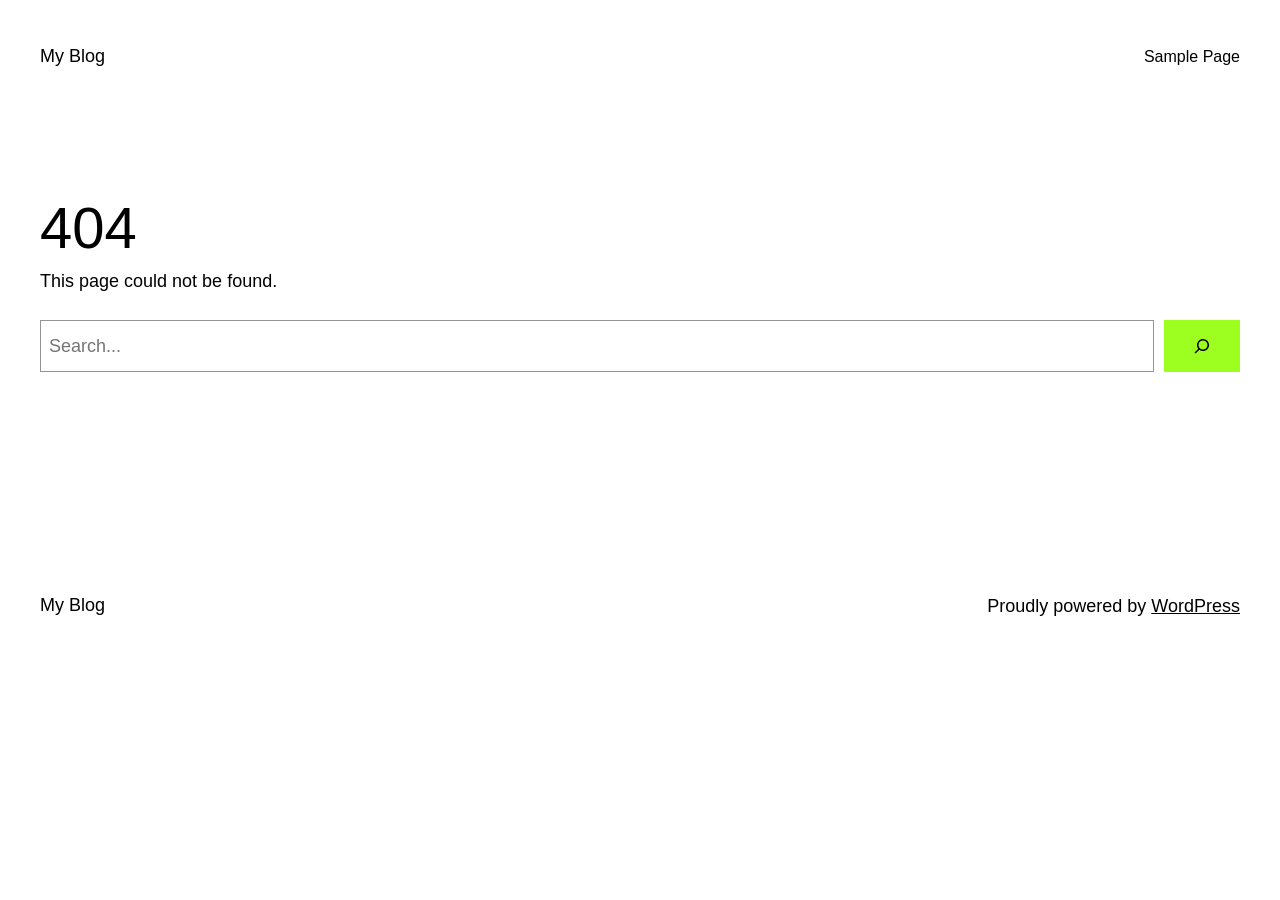
<file: css/fonts/glyphicons-halflings-regular-4.html>
<!DOCTYPE html>
<html lang="en-US">
<head>
	<meta charset="UTF-8" />
	<meta name="viewport" content="width=device-width, initial-scale=1" />
<meta name='robots' content='max-image-preview:large' />
<title>Page not found &#8211; My Blog</title>
<link rel="alternate" type="application/rss+xml" title="My Blog &raquo; Feed" href="https://demoxml.com/feed/" />
<link rel="alternate" type="application/rss+xml" title="My Blog &raquo; Comments Feed" href="https://demoxml.com/comments/feed/" />
<style id='wp-img-auto-sizes-contain-inline-css'>
img:is([sizes=auto i],[sizes^="auto," i]){contain-intrinsic-size:3000px 1500px}
/*# sourceURL=wp-img-auto-sizes-contain-inline-css */
</style>

<style id='wp-block-site-title-inline-css'>
.wp-block-site-title{box-sizing:border-box}.wp-block-site-title :where(a){color:inherit;font-family:inherit;font-size:inherit;font-style:inherit;font-weight:inherit;letter-spacing:inherit;line-height:inherit;text-decoration:inherit}
/*# sourceURL=https://demoxml.com/wp-includes/blocks/site-title/style.min.css */
</style>
<style id='wp-block-page-list-inline-css'>
.wp-block-navigation .wp-block-page-list{align-items:var(--navigation-layout-align,initial);background-color:inherit;display:flex;flex-direction:var(--navigation-layout-direction,initial);flex-wrap:var(--navigation-layout-wrap,wrap);justify-content:var(--navigation-layout-justify,initial)}.wp-block-navigation .wp-block-navigation-item{background-color:inherit}.wp-block-page-list{box-sizing:border-box}
/*# sourceURL=https://demoxml.com/wp-includes/blocks/page-list/style.min.css */
</style>
<style id='wp-block-navigation-inline-css'>
.wp-block-navigation{position:relative}.wp-block-navigation ul{margin-bottom:0;margin-left:0;margin-top:0;padding-left:0}.wp-block-navigation ul,.wp-block-navigation ul li{list-style:none;padding:0}.wp-block-navigation .wp-block-navigation-item{align-items:center;background-color:inherit;display:flex;position:relative}.wp-block-navigation .wp-block-navigation-item .wp-block-navigation__submenu-container:empty{display:none}.wp-block-navigation .wp-block-navigation-item__content{display:block;z-index:1}.wp-block-navigation .wp-block-navigation-item__content.wp-block-navigation-item__content{color:inherit}.wp-block-navigation.has-text-decoration-underline .wp-block-navigation-item__content,.wp-block-navigation.has-text-decoration-underline .wp-block-navigation-item__content:active,.wp-block-navigation.has-text-decoration-underline .wp-block-navigation-item__content:focus{text-decoration:underline}.wp-block-navigation.has-text-decoration-line-through .wp-block-navigation-item__content,.wp-block-navigation.has-text-decoration-line-through .wp-block-navigation-item__content:active,.wp-block-navigation.has-text-decoration-line-through .wp-block-navigation-item__content:focus{text-decoration:line-through}.wp-block-navigation :where(a),.wp-block-navigation :where(a:active),.wp-block-navigation :where(a:focus){text-decoration:none}.wp-block-navigation .wp-block-navigation__submenu-icon{align-self:center;background-color:inherit;border:none;color:currentColor;display:inline-block;font-size:inherit;height:.6em;line-height:0;margin-left:.25em;padding:0;width:.6em}.wp-block-navigation .wp-block-navigation__submenu-icon svg{display:inline-block;stroke:currentColor;height:inherit;margin-top:.075em;width:inherit}.wp-block-navigation{--navigation-layout-justification-setting:flex-start;--navigation-layout-direction:row;--navigation-layout-wrap:wrap;--navigation-layout-justify:flex-start;--navigation-layout-align:center}.wp-block-navigation.is-vertical{--navigation-layout-direction:column;--navigation-layout-justify:initial;--navigation-layout-align:flex-start}.wp-block-navigation.no-wrap{--navigation-layout-wrap:nowrap}.wp-block-navigation.items-justified-center{--navigation-layout-justification-setting:center;--navigation-layout-justify:center}.wp-block-navigation.items-justified-center.is-vertical{--navigation-layout-align:center}.wp-block-navigation.items-justified-right{--navigation-layout-justification-setting:flex-end;--navigation-layout-justify:flex-end}.wp-block-navigation.items-justified-right.is-vertical{--navigation-layout-align:flex-end}.wp-block-navigation.items-justified-space-between{--navigation-layout-justification-setting:space-between;--navigation-layout-justify:space-between}.wp-block-navigation .has-child .wp-block-navigation__submenu-container{align-items:normal;background-color:inherit;color:inherit;display:flex;flex-direction:column;opacity:0;position:absolute;z-index:2}@media not (prefers-reduced-motion){.wp-block-navigation .has-child .wp-block-navigation__submenu-container{transition:opacity .1s linear}}.wp-block-navigation .has-child .wp-block-navigation__submenu-container{height:0;overflow:hidden;visibility:hidden;width:0}.wp-block-navigation .has-child .wp-block-navigation__submenu-container>.wp-block-navigation-item>.wp-block-navigation-item__content{display:flex;flex-grow:1;padding:.5em 1em}.wp-block-navigation .has-child .wp-block-navigation__submenu-container>.wp-block-navigation-item>.wp-block-navigation-item__content .wp-block-navigation__submenu-icon{margin-left:auto;margin-right:0}.wp-block-navigation .has-child .wp-block-navigation__submenu-container .wp-block-navigation-item__content{margin:0}.wp-block-navigation .has-child .wp-block-navigation__submenu-container{left:-1px;top:100%}@media (min-width:782px){.wp-block-navigation .has-child .wp-block-navigation__submenu-container .wp-block-navigation__submenu-container{left:100%;top:-1px}.wp-block-navigation .has-child .wp-block-navigation__submenu-container .wp-block-navigation__submenu-container:before{background:#0000;content:"";display:block;height:100%;position:absolute;right:100%;width:.5em}.wp-block-navigation .has-child .wp-block-navigation__submenu-container .wp-block-navigation__submenu-icon{margin-right:.25em}.wp-block-navigation .has-child .wp-block-navigation__submenu-container .wp-block-navigation__submenu-icon svg{transform:rotate(-90deg)}}.wp-block-navigation .has-child .wp-block-navigation-submenu__toggle[aria-expanded=true]~.wp-block-navigation__submenu-container,.wp-block-navigation .has-child:not(.open-on-click):hover>.wp-block-navigation__submenu-container,.wp-block-navigation .has-child:not(.open-on-click):not(.open-on-hover-click):focus-within>.wp-block-navigation__submenu-container{height:auto;min-width:200px;opacity:1;overflow:visible;visibility:visible;width:auto}.wp-block-navigation.has-background .has-child .wp-block-navigation__submenu-container{left:0;top:100%}@media (min-width:782px){.wp-block-navigation.has-background .has-child .wp-block-navigation__submenu-container .wp-block-navigation__submenu-container{left:100%;top:0}}.wp-block-navigation-submenu{display:flex;position:relative}.wp-block-navigation-submenu .wp-block-navigation__submenu-icon svg{stroke:currentColor}button.wp-block-navigation-item__content{background-color:initial;border:none;color:currentColor;font-family:inherit;font-size:inherit;font-style:inherit;font-weight:inherit;letter-spacing:inherit;line-height:inherit;text-align:left;text-transform:inherit}.wp-block-navigation-submenu__toggle{cursor:pointer}.wp-block-navigation-submenu__toggle[aria-expanded=true]+.wp-block-navigation__submenu-icon>svg,.wp-block-navigation-submenu__toggle[aria-expanded=true]>svg{transform:rotate(180deg)}.wp-block-navigation-item.open-on-click .wp-block-navigation-submenu__toggle{padding-left:0;padding-right:.85em}.wp-block-navigation-item.open-on-click .wp-block-navigation-submenu__toggle+.wp-block-navigation__submenu-icon{margin-left:-.6em;pointer-events:none}.wp-block-navigation-item.open-on-click button.wp-block-navigation-item__content:not(.wp-block-navigation-submenu__toggle){padding:0}.wp-block-navigation .wp-block-page-list,.wp-block-navigation__container,.wp-block-navigation__responsive-close,.wp-block-navigation__responsive-container,.wp-block-navigation__responsive-container-content,.wp-block-navigation__responsive-dialog{gap:inherit}:where(.wp-block-navigation.has-background .wp-block-navigation-item a:not(.wp-element-button)),:where(.wp-block-navigation.has-background .wp-block-navigation-submenu a:not(.wp-element-button)){padding:.5em 1em}:where(.wp-block-navigation .wp-block-navigation__submenu-container .wp-block-navigation-item a:not(.wp-element-button)),:where(.wp-block-navigation .wp-block-navigation__submenu-container .wp-block-navigation-submenu a:not(.wp-element-button)),:where(.wp-block-navigation .wp-block-navigation__submenu-container .wp-block-navigation-submenu button.wp-block-navigation-item__content),:where(.wp-block-navigation .wp-block-navigation__submenu-container .wp-block-pages-list__item button.wp-block-navigation-item__content){padding:.5em 1em}.wp-block-navigation.items-justified-right .wp-block-navigation__container .has-child .wp-block-navigation__submenu-container,.wp-block-navigation.items-justified-right .wp-block-page-list>.has-child .wp-block-navigation__submenu-container,.wp-block-navigation.items-justified-space-between .wp-block-page-list>.has-child:last-child .wp-block-navigation__submenu-container,.wp-block-navigation.items-justified-space-between>.wp-block-navigation__container>.has-child:last-child .wp-block-navigation__submenu-container{left:auto;right:0}.wp-block-navigation.items-justified-right .wp-block-navigation__container .has-child .wp-block-navigation__submenu-container .wp-block-navigation__submenu-container,.wp-block-navigation.items-justified-right .wp-block-page-list>.has-child .wp-block-navigation__submenu-container .wp-block-navigation__submenu-container,.wp-block-navigation.items-justified-space-between .wp-block-page-list>.has-child:last-child .wp-block-navigation__submenu-container .wp-block-navigation__submenu-container,.wp-block-navigation.items-justified-space-between>.wp-block-navigation__container>.has-child:last-child .wp-block-navigation__submenu-container .wp-block-navigation__submenu-container{left:-1px;right:-1px}@media (min-width:782px){.wp-block-navigation.items-justified-right .wp-block-navigation__container .has-child .wp-block-navigation__submenu-container .wp-block-navigation__submenu-container,.wp-block-navigation.items-justified-right .wp-block-page-list>.has-child .wp-block-navigation__submenu-container .wp-block-navigation__submenu-container,.wp-block-navigation.items-justified-space-between .wp-block-page-list>.has-child:last-child .wp-block-navigation__submenu-container .wp-block-navigation__submenu-container,.wp-block-navigation.items-justified-space-between>.wp-block-navigation__container>.has-child:last-child .wp-block-navigation__submenu-container .wp-block-navigation__submenu-container{left:auto;right:100%}}.wp-block-navigation:not(.has-background) .wp-block-navigation__submenu-container{background-color:#fff;border:1px solid #00000026}.wp-block-navigation.has-background .wp-block-navigation__submenu-container{background-color:inherit}.wp-block-navigation:not(.has-text-color) .wp-block-navigation__submenu-container{color:#000}.wp-block-navigation__container{align-items:var(--navigation-layout-align,initial);display:flex;flex-direction:var(--navigation-layout-direction,initial);flex-wrap:var(--navigation-layout-wrap,wrap);justify-content:var(--navigation-layout-justify,initial);list-style:none;margin:0;padding-left:0}.wp-block-navigation__container .is-responsive{display:none}.wp-block-navigation__container:only-child,.wp-block-page-list:only-child{flex-grow:1}@keyframes overlay-menu__fade-in-animation{0%{opacity:0;transform:translateY(.5em)}to{opacity:1;transform:translateY(0)}}.wp-block-navigation__responsive-container{bottom:0;display:none;left:0;position:fixed;right:0;top:0}.wp-block-navigation__responsive-container :where(.wp-block-navigation-item a){color:inherit}.wp-block-navigation__responsive-container .wp-block-navigation__responsive-container-content{align-items:var(--navigation-layout-align,initial);display:flex;flex-direction:var(--navigation-layout-direction,initial);flex-wrap:var(--navigation-layout-wrap,wrap);justify-content:var(--navigation-layout-justify,initial)}.wp-block-navigation__responsive-container:not(.is-menu-open.is-menu-open){background-color:inherit!important;color:inherit!important}.wp-block-navigation__responsive-container.is-menu-open{background-color:inherit;display:flex;flex-direction:column}@media not (prefers-reduced-motion){.wp-block-navigation__responsive-container.is-menu-open{animation:overlay-menu__fade-in-animation .1s ease-out;animation-fill-mode:forwards}}.wp-block-navigation__responsive-container.is-menu-open{overflow:auto;padding:clamp(1rem,var(--wp--style--root--padding-top),20rem) clamp(1rem,var(--wp--style--root--padding-right),20rem) clamp(1rem,var(--wp--style--root--padding-bottom),20rem) clamp(1rem,var(--wp--style--root--padding-left),20rem);z-index:100000}.wp-block-navigation__responsive-container.is-menu-open .wp-block-navigation__responsive-container-content{align-items:var(--navigation-layout-justification-setting,inherit);display:flex;flex-direction:column;flex-wrap:nowrap;overflow:visible;padding-top:calc(2rem + 24px)}.wp-block-navigation__responsive-container.is-menu-open .wp-block-navigation__responsive-container-content,.wp-block-navigation__responsive-container.is-menu-open .wp-block-navigation__responsive-container-content .wp-block-navigation__container,.wp-block-navigation__responsive-container.is-menu-open .wp-block-navigation__responsive-container-content .wp-block-page-list{justify-content:flex-start}.wp-block-navigation__responsive-container.is-menu-open .wp-block-navigation__responsive-container-content .wp-block-navigation__submenu-icon{display:none}.wp-block-navigation__responsive-container.is-menu-open .wp-block-navigation__responsive-container-content .has-child .wp-block-navigation__submenu-container{border:none;height:auto;min-width:200px;opacity:1;overflow:initial;padding-left:2rem;padding-right:2rem;position:static;visibility:visible;width:auto}.wp-block-navigation__responsive-container.is-menu-open .wp-block-navigation__responsive-container-content .wp-block-navigation__container,.wp-block-navigation__responsive-container.is-menu-open .wp-block-navigation__responsive-container-content .wp-block-navigation__submenu-container{gap:inherit}.wp-block-navigation__responsive-container.is-menu-open .wp-block-navigation__responsive-container-content .wp-block-navigation__submenu-container{padding-top:var(--wp--style--block-gap,2em)}.wp-block-navigation__responsive-container.is-menu-open .wp-block-navigation__responsive-container-content .wp-block-navigation-item__content{padding:0}.wp-block-navigation__responsive-container.is-menu-open .wp-block-navigation__responsive-container-content .wp-block-navigation-item,.wp-block-navigation__responsive-container.is-menu-open .wp-block-navigation__responsive-container-content .wp-block-navigation__container,.wp-block-navigation__responsive-container.is-menu-open .wp-block-navigation__responsive-container-content .wp-block-page-list{align-items:var(--navigation-layout-justification-setting,initial);display:flex;flex-direction:column}.wp-block-navigation__responsive-container.is-menu-open .wp-block-navigation-item,.wp-block-navigation__responsive-container.is-menu-open .wp-block-navigation-item .wp-block-navigation__submenu-container,.wp-block-navigation__responsive-container.is-menu-open .wp-block-navigation__container,.wp-block-navigation__responsive-container.is-menu-open .wp-block-page-list{background:#0000!important;color:inherit!important}.wp-block-navigation__responsive-container.is-menu-open .wp-block-navigation__submenu-container.wp-block-navigation__submenu-container.wp-block-navigation__submenu-container.wp-block-navigation__submenu-container{left:auto;right:auto}@media (min-width:600px){.wp-block-navigation__responsive-container:not(.hidden-by-default):not(.is-menu-open){background-color:inherit;display:block;position:relative;width:100%;z-index:auto}.wp-block-navigation__responsive-container:not(.hidden-by-default):not(.is-menu-open) .wp-block-navigation__responsive-container-close{display:none}.wp-block-navigation__responsive-container.is-menu-open .wp-block-navigation__submenu-container.wp-block-navigation__submenu-container.wp-block-navigation__submenu-container.wp-block-navigation__submenu-container{left:0}}.wp-block-navigation:not(.has-background) .wp-block-navigation__responsive-container.is-menu-open{background-color:#fff}.wp-block-navigation:not(.has-text-color) .wp-block-navigation__responsive-container.is-menu-open{color:#000}.wp-block-navigation__toggle_button_label{font-size:1rem;font-weight:700}.wp-block-navigation__responsive-container-close,.wp-block-navigation__responsive-container-open{background:#0000;border:none;color:currentColor;cursor:pointer;margin:0;padding:0;text-transform:inherit;vertical-align:middle}.wp-block-navigation__responsive-container-close svg,.wp-block-navigation__responsive-container-open svg{fill:currentColor;display:block;height:24px;pointer-events:none;width:24px}.wp-block-navigation__responsive-container-open{display:flex}.wp-block-navigation__responsive-container-open.wp-block-navigation__responsive-container-open.wp-block-navigation__responsive-container-open{font-family:inherit;font-size:inherit;font-weight:inherit}@media (min-width:600px){.wp-block-navigation__responsive-container-open:not(.always-shown){display:none}}.wp-block-navigation__responsive-container-close{position:absolute;right:0;top:0;z-index:2}.wp-block-navigation__responsive-container-close.wp-block-navigation__responsive-container-close.wp-block-navigation__responsive-container-close{font-family:inherit;font-size:inherit;font-weight:inherit}.wp-block-navigation__responsive-close{width:100%}.has-modal-open .wp-block-navigation__responsive-close{margin-left:auto;margin-right:auto;max-width:var(--wp--style--global--wide-size,100%)}.wp-block-navigation__responsive-close:focus{outline:none}.is-menu-open .wp-block-navigation__responsive-close,.is-menu-open .wp-block-navigation__responsive-container-content,.is-menu-open .wp-block-navigation__responsive-dialog{box-sizing:border-box}.wp-block-navigation__responsive-dialog{position:relative}.has-modal-open .admin-bar .is-menu-open .wp-block-navigation__responsive-dialog{margin-top:46px}@media (min-width:782px){.has-modal-open .admin-bar .is-menu-open .wp-block-navigation__responsive-dialog{margin-top:32px}}html.has-modal-open{overflow:hidden}
/*# sourceURL=https://demoxml.com/wp-includes/blocks/navigation/style.min.css */
</style>
<style id='wp-block-group-inline-css'>
.wp-block-group{box-sizing:border-box}:where(.wp-block-group.wp-block-group-is-layout-constrained){position:relative}
/*# sourceURL=https://demoxml.com/wp-includes/blocks/group/style.min.css */
</style>
<style id='wp-block-spacer-inline-css'>
.wp-block-spacer{clear:both}
/*# sourceURL=https://demoxml.com/wp-includes/blocks/spacer/style.min.css */
</style>
<style id='wp-block-heading-inline-css'>
h1:where(.wp-block-heading).has-background,h2:where(.wp-block-heading).has-background,h3:where(.wp-block-heading).has-background,h4:where(.wp-block-heading).has-background,h5:where(.wp-block-heading).has-background,h6:where(.wp-block-heading).has-background{padding:1.25em 2.375em}h1.has-text-align-left[style*=writing-mode]:where([style*=vertical-lr]),h1.has-text-align-right[style*=writing-mode]:where([style*=vertical-rl]),h2.has-text-align-left[style*=writing-mode]:where([style*=vertical-lr]),h2.has-text-align-right[style*=writing-mode]:where([style*=vertical-rl]),h3.has-text-align-left[style*=writing-mode]:where([style*=vertical-lr]),h3.has-text-align-right[style*=writing-mode]:where([style*=vertical-rl]),h4.has-text-align-left[style*=writing-mode]:where([style*=vertical-lr]),h4.has-text-align-right[style*=writing-mode]:where([style*=vertical-rl]),h5.has-text-align-left[style*=writing-mode]:where([style*=vertical-lr]),h5.has-text-align-right[style*=writing-mode]:where([style*=vertical-rl]),h6.has-text-align-left[style*=writing-mode]:where([style*=vertical-lr]),h6.has-text-align-right[style*=writing-mode]:where([style*=vertical-rl]){rotate:180deg}
/*# sourceURL=https://demoxml.com/wp-includes/blocks/heading/style.min.css */
</style>
<style id='wp-block-paragraph-inline-css'>
.is-small-text{font-size:.875em}.is-regular-text{font-size:1em}.is-large-text{font-size:2.25em}.is-larger-text{font-size:3em}.has-drop-cap:not(:focus):first-letter{float:left;font-size:8.4em;font-style:normal;font-weight:100;line-height:.68;margin:.05em .1em 0 0;text-transform:uppercase}body.rtl .has-drop-cap:not(:focus):first-letter{float:none;margin-left:.1em}p.has-drop-cap.has-background{overflow:hidden}:root :where(p.has-background){padding:1.25em 2.375em}:where(p.has-text-color:not(.has-link-color)) a{color:inherit}p.has-text-align-left[style*="writing-mode:vertical-lr"],p.has-text-align-right[style*="writing-mode:vertical-rl"]{rotate:180deg}
/*# sourceURL=https://demoxml.com/wp-includes/blocks/paragraph/style.min.css */
</style>
<style id='wp-block-search-inline-css'>
.wp-block-search__button{margin-left:10px;word-break:normal}.wp-block-search__button.has-icon{line-height:0}.wp-block-search__button svg{height:1.25em;min-height:24px;min-width:24px;width:1.25em;fill:currentColor;vertical-align:text-bottom}:where(.wp-block-search__button){border:1px solid #ccc;padding:6px 10px}.wp-block-search__inside-wrapper{display:flex;flex:auto;flex-wrap:nowrap;max-width:100%}.wp-block-search__label{width:100%}.wp-block-search.wp-block-search__button-only .wp-block-search__button{box-sizing:border-box;display:flex;flex-shrink:0;justify-content:center;margin-left:0;max-width:100%}.wp-block-search.wp-block-search__button-only .wp-block-search__inside-wrapper{min-width:0!important;transition-property:width}.wp-block-search.wp-block-search__button-only .wp-block-search__input{flex-basis:100%;transition-duration:.3s}.wp-block-search.wp-block-search__button-only.wp-block-search__searchfield-hidden,.wp-block-search.wp-block-search__button-only.wp-block-search__searchfield-hidden .wp-block-search__inside-wrapper{overflow:hidden}.wp-block-search.wp-block-search__button-only.wp-block-search__searchfield-hidden .wp-block-search__input{border-left-width:0!important;border-right-width:0!important;flex-basis:0;flex-grow:0;margin:0;min-width:0!important;padding-left:0!important;padding-right:0!important;width:0!important}:where(.wp-block-search__input){appearance:none;border:1px solid #949494;flex-grow:1;font-family:inherit;font-size:inherit;font-style:inherit;font-weight:inherit;letter-spacing:inherit;line-height:inherit;margin-left:0;margin-right:0;min-width:3rem;padding:8px;text-decoration:unset!important;text-transform:inherit}:where(.wp-block-search__button-inside .wp-block-search__inside-wrapper){background-color:#fff;border:1px solid #949494;box-sizing:border-box;padding:4px}:where(.wp-block-search__button-inside .wp-block-search__inside-wrapper) .wp-block-search__input{border:none;border-radius:0;padding:0 4px}:where(.wp-block-search__button-inside .wp-block-search__inside-wrapper) .wp-block-search__input:focus{outline:none}:where(.wp-block-search__button-inside .wp-block-search__inside-wrapper) :where(.wp-block-search__button){padding:4px 8px}.wp-block-search.aligncenter .wp-block-search__inside-wrapper{margin:auto}.wp-block[data-align=right] .wp-block-search.wp-block-search__button-only .wp-block-search__inside-wrapper{float:right}
/*# sourceURL=https://demoxml.com/wp-includes/blocks/search/style.min.css */
</style>
<style id='wp-emoji-styles-inline-css'>

	img.wp-smiley, img.emoji {
		display: inline !important;
		border: none !important;
		box-shadow: none !important;
		height: 1em !important;
		width: 1em !important;
		margin: 0 0.07em !important;
		vertical-align: -0.1em !important;
		background: none !important;
		padding: 0 !important;
	}
/*# sourceURL=wp-emoji-styles-inline-css */
</style>
<style id='wp-block-library-inline-css'>
:root{--wp-block-synced-color:#7a00df;--wp-block-synced-color--rgb:122,0,223;--wp-bound-block-color:var(--wp-block-synced-color);--wp-editor-canvas-background:#ddd;--wp-admin-theme-color:#007cba;--wp-admin-theme-color--rgb:0,124,186;--wp-admin-theme-color-darker-10:#006ba1;--wp-admin-theme-color-darker-10--rgb:0,107,160.5;--wp-admin-theme-color-darker-20:#005a87;--wp-admin-theme-color-darker-20--rgb:0,90,135;--wp-admin-border-width-focus:2px}@media (min-resolution:192dpi){:root{--wp-admin-border-width-focus:1.5px}}.wp-element-button{cursor:pointer}:root .has-very-light-gray-background-color{background-color:#eee}:root .has-very-dark-gray-background-color{background-color:#313131}:root .has-very-light-gray-color{color:#eee}:root .has-very-dark-gray-color{color:#313131}:root .has-vivid-green-cyan-to-vivid-cyan-blue-gradient-background{background:linear-gradient(135deg,#00d084,#0693e3)}:root .has-purple-crush-gradient-background{background:linear-gradient(135deg,#34e2e4,#4721fb 50%,#ab1dfe)}:root .has-hazy-dawn-gradient-background{background:linear-gradient(135deg,#faaca8,#dad0ec)}:root .has-subdued-olive-gradient-background{background:linear-gradient(135deg,#fafae1,#67a671)}:root .has-atomic-cream-gradient-background{background:linear-gradient(135deg,#fdd79a,#004a59)}:root .has-nightshade-gradient-background{background:linear-gradient(135deg,#330968,#31cdcf)}:root .has-midnight-gradient-background{background:linear-gradient(135deg,#020381,#2874fc)}:root{--wp--preset--font-size--normal:16px;--wp--preset--font-size--huge:42px}.has-regular-font-size{font-size:1em}.has-larger-font-size{font-size:2.625em}.has-normal-font-size{font-size:var(--wp--preset--font-size--normal)}.has-huge-font-size{font-size:var(--wp--preset--font-size--huge)}.has-text-align-center{text-align:center}.has-text-align-left{text-align:left}.has-text-align-right{text-align:right}.has-fit-text{white-space:nowrap!important}#end-resizable-editor-section{display:none}.aligncenter{clear:both}.items-justified-left{justify-content:flex-start}.items-justified-center{justify-content:center}.items-justified-right{justify-content:flex-end}.items-justified-space-between{justify-content:space-between}.screen-reader-text{border:0;clip-path:inset(50%);height:1px;margin:-1px;overflow:hidden;padding:0;position:absolute;width:1px;word-wrap:normal!important}.screen-reader-text:focus{background-color:#ddd;clip-path:none;color:#444;display:block;font-size:1em;height:auto;left:5px;line-height:normal;padding:15px 23px 14px;text-decoration:none;top:5px;width:auto;z-index:100000}html :where(.has-border-color){border-style:solid}html :where([style*=border-top-color]){border-top-style:solid}html :where([style*=border-right-color]){border-right-style:solid}html :where([style*=border-bottom-color]){border-bottom-style:solid}html :where([style*=border-left-color]){border-left-style:solid}html :where([style*=border-width]){border-style:solid}html :where([style*=border-top-width]){border-top-style:solid}html :where([style*=border-right-width]){border-right-style:solid}html :where([style*=border-bottom-width]){border-bottom-style:solid}html :where([style*=border-left-width]){border-left-style:solid}html :where(img[class*=wp-image-]){height:auto;max-width:100%}:where(figure){margin:0 0 1em}html :where(.is-position-sticky){--wp-admin--admin-bar--position-offset:var(--wp-admin--admin-bar--height,0px)}@media screen and (max-width:600px){html :where(.is-position-sticky){--wp-admin--admin-bar--position-offset:0px}}
/*# sourceURL=/wp-includes/css/dist/block-library/common.min.css */
</style>
<style id='global-styles-inline-css'>
:root{--wp--preset--aspect-ratio--square: 1;--wp--preset--aspect-ratio--4-3: 4/3;--wp--preset--aspect-ratio--3-4: 3/4;--wp--preset--aspect-ratio--3-2: 3/2;--wp--preset--aspect-ratio--2-3: 2/3;--wp--preset--aspect-ratio--16-9: 16/9;--wp--preset--aspect-ratio--9-16: 9/16;--wp--preset--color--black: #000000;--wp--preset--color--cyan-bluish-gray: #abb8c3;--wp--preset--color--white: #ffffff;--wp--preset--color--pale-pink: #f78da7;--wp--preset--color--vivid-red: #cf2e2e;--wp--preset--color--luminous-vivid-orange: #ff6900;--wp--preset--color--luminous-vivid-amber: #fcb900;--wp--preset--color--light-green-cyan: #7bdcb5;--wp--preset--color--vivid-green-cyan: #00d084;--wp--preset--color--pale-cyan-blue: #8ed1fc;--wp--preset--color--vivid-cyan-blue: #0693e3;--wp--preset--color--vivid-purple: #9b51e0;--wp--preset--color--base: #ffffff;--wp--preset--color--contrast: #000000;--wp--preset--color--primary: #9DFF20;--wp--preset--color--secondary: #345C00;--wp--preset--color--tertiary: #F6F6F6;--wp--preset--gradient--vivid-cyan-blue-to-vivid-purple: linear-gradient(135deg,rgb(6,147,227) 0%,rgb(155,81,224) 100%);--wp--preset--gradient--light-green-cyan-to-vivid-green-cyan: linear-gradient(135deg,rgb(122,220,180) 0%,rgb(0,208,130) 100%);--wp--preset--gradient--luminous-vivid-amber-to-luminous-vivid-orange: linear-gradient(135deg,rgb(252,185,0) 0%,rgb(255,105,0) 100%);--wp--preset--gradient--luminous-vivid-orange-to-vivid-red: linear-gradient(135deg,rgb(255,105,0) 0%,rgb(207,46,46) 100%);--wp--preset--gradient--very-light-gray-to-cyan-bluish-gray: linear-gradient(135deg,rgb(238,238,238) 0%,rgb(169,184,195) 100%);--wp--preset--gradient--cool-to-warm-spectrum: linear-gradient(135deg,rgb(74,234,220) 0%,rgb(151,120,209) 20%,rgb(207,42,186) 40%,rgb(238,44,130) 60%,rgb(251,105,98) 80%,rgb(254,248,76) 100%);--wp--preset--gradient--blush-light-purple: linear-gradient(135deg,rgb(255,206,236) 0%,rgb(152,150,240) 100%);--wp--preset--gradient--blush-bordeaux: linear-gradient(135deg,rgb(254,205,165) 0%,rgb(254,45,45) 50%,rgb(107,0,62) 100%);--wp--preset--gradient--luminous-dusk: linear-gradient(135deg,rgb(255,203,112) 0%,rgb(199,81,192) 50%,rgb(65,88,208) 100%);--wp--preset--gradient--pale-ocean: linear-gradient(135deg,rgb(255,245,203) 0%,rgb(182,227,212) 50%,rgb(51,167,181) 100%);--wp--preset--gradient--electric-grass: linear-gradient(135deg,rgb(202,248,128) 0%,rgb(113,206,126) 100%);--wp--preset--gradient--midnight: linear-gradient(135deg,rgb(2,3,129) 0%,rgb(40,116,252) 100%);--wp--preset--font-size--small: clamp(0.875rem, 0.875rem + ((1vw - 0.2rem) * 0.227), 1rem);--wp--preset--font-size--medium: clamp(1rem, 1rem + ((1vw - 0.2rem) * 0.227), 1.125rem);--wp--preset--font-size--large: clamp(1.75rem, 1.75rem + ((1vw - 0.2rem) * 0.227), 1.875rem);--wp--preset--font-size--x-large: 2.25rem;--wp--preset--font-size--xx-large: clamp(6.1rem, 6.1rem + ((1vw - 0.2rem) * 7.091), 10rem);--wp--preset--font-family--dm-sans: "DM Sans", sans-serif;--wp--preset--font-family--ibm-plex-mono: 'IBM Plex Mono', monospace;--wp--preset--font-family--inter: "Inter", sans-serif;--wp--preset--font-family--system-font: -apple-system,BlinkMacSystemFont,"Segoe UI",Roboto,Oxygen-Sans,Ubuntu,Cantarell,"Helvetica Neue",sans-serif;--wp--preset--font-family--source-serif-pro: "Source Serif Pro", serif;--wp--preset--spacing--20: 0.44rem;--wp--preset--spacing--30: clamp(1.5rem, 5vw, 2rem);--wp--preset--spacing--40: clamp(1.8rem, 1.8rem + ((1vw - 0.48rem) * 2.885), 3rem);--wp--preset--spacing--50: clamp(2.5rem, 8vw, 4.5rem);--wp--preset--spacing--60: clamp(3.75rem, 10vw, 7rem);--wp--preset--spacing--70: clamp(5rem, 5.25rem + ((1vw - 0.48rem) * 9.096), 8rem);--wp--preset--spacing--80: clamp(7rem, 14vw, 11rem);--wp--preset--shadow--natural: 6px 6px 9px rgba(0, 0, 0, 0.2);--wp--preset--shadow--deep: 12px 12px 50px rgba(0, 0, 0, 0.4);--wp--preset--shadow--sharp: 6px 6px 0px rgba(0, 0, 0, 0.2);--wp--preset--shadow--outlined: 6px 6px 0px -3px rgb(255, 255, 255), 6px 6px rgb(0, 0, 0);--wp--preset--shadow--crisp: 6px 6px 0px rgb(0, 0, 0);}:root { --wp--style--global--content-size: 650px;--wp--style--global--wide-size: 1200px; }:where(body) { margin: 0; }.wp-site-blocks { padding-top: var(--wp--style--root--padding-top); padding-bottom: var(--wp--style--root--padding-bottom); }.has-global-padding { padding-right: var(--wp--style--root--padding-right); padding-left: var(--wp--style--root--padding-left); }.has-global-padding > .alignfull { margin-right: calc(var(--wp--style--root--padding-right) * -1); margin-left: calc(var(--wp--style--root--padding-left) * -1); }.has-global-padding :where(:not(.alignfull.is-layout-flow) > .has-global-padding:not(.wp-block-block, .alignfull)) { padding-right: 0; padding-left: 0; }.has-global-padding :where(:not(.alignfull.is-layout-flow) > .has-global-padding:not(.wp-block-block, .alignfull)) > .alignfull { margin-left: 0; margin-right: 0; }.wp-site-blocks > .alignleft { float: left; margin-right: 2em; }.wp-site-blocks > .alignright { float: right; margin-left: 2em; }.wp-site-blocks > .aligncenter { justify-content: center; margin-left: auto; margin-right: auto; }:where(.wp-site-blocks) > * { margin-block-start: 1.5rem; margin-block-end: 0; }:where(.wp-site-blocks) > :first-child { margin-block-start: 0; }:where(.wp-site-blocks) > :last-child { margin-block-end: 0; }:root { --wp--style--block-gap: 1.5rem; }:root :where(.is-layout-flow) > :first-child{margin-block-start: 0;}:root :where(.is-layout-flow) > :last-child{margin-block-end: 0;}:root :where(.is-layout-flow) > *{margin-block-start: 1.5rem;margin-block-end: 0;}:root :where(.is-layout-constrained) > :first-child{margin-block-start: 0;}:root :where(.is-layout-constrained) > :last-child{margin-block-end: 0;}:root :where(.is-layout-constrained) > *{margin-block-start: 1.5rem;margin-block-end: 0;}:root :where(.is-layout-flex){gap: 1.5rem;}:root :where(.is-layout-grid){gap: 1.5rem;}.is-layout-flow > .alignleft{float: left;margin-inline-start: 0;margin-inline-end: 2em;}.is-layout-flow > .alignright{float: right;margin-inline-start: 2em;margin-inline-end: 0;}.is-layout-flow > .aligncenter{margin-left: auto !important;margin-right: auto !important;}.is-layout-constrained > .alignleft{float: left;margin-inline-start: 0;margin-inline-end: 2em;}.is-layout-constrained > .alignright{float: right;margin-inline-start: 2em;margin-inline-end: 0;}.is-layout-constrained > .aligncenter{margin-left: auto !important;margin-right: auto !important;}.is-layout-constrained > :where(:not(.alignleft):not(.alignright):not(.alignfull)){max-width: var(--wp--style--global--content-size);margin-left: auto !important;margin-right: auto !important;}.is-layout-constrained > .alignwide{max-width: var(--wp--style--global--wide-size);}body .is-layout-flex{display: flex;}.is-layout-flex{flex-wrap: wrap;align-items: center;}.is-layout-flex > :is(*, div){margin: 0;}body .is-layout-grid{display: grid;}.is-layout-grid > :is(*, div){margin: 0;}body{background-color: var(--wp--preset--color--base);color: var(--wp--preset--color--contrast);font-family: var(--wp--preset--font-family--system-font);font-size: var(--wp--preset--font-size--medium);line-height: 1.6;--wp--style--root--padding-top: var(--wp--preset--spacing--40);--wp--style--root--padding-right: var(--wp--preset--spacing--30);--wp--style--root--padding-bottom: var(--wp--preset--spacing--40);--wp--style--root--padding-left: var(--wp--preset--spacing--30);}a:where(:not(.wp-element-button)){color: var(--wp--preset--color--contrast);text-decoration: underline;}:root :where(a:where(:not(.wp-element-button)):hover){text-decoration: none;}:root :where(a:where(:not(.wp-element-button)):focus){text-decoration: underline dashed;}:root :where(a:where(:not(.wp-element-button)):active){color: var(--wp--preset--color--secondary);text-decoration: none;}h1, h2, h3, h4, h5, h6{font-weight: 400;line-height: 1.4;}h1{font-size: clamp(2.032rem, 2.032rem + ((1vw - 0.2rem) * 2.896), 3.625rem);line-height: 1.2;}h2{font-size: clamp(2.625rem, calc(2.625rem + ((1vw - 0.48rem) * 8.4135)), 3.25rem);line-height: 1.2;}h3{font-size: var(--wp--preset--font-size--x-large);}h4{font-size: var(--wp--preset--font-size--large);}h5{font-size: var(--wp--preset--font-size--medium);font-weight: 700;text-transform: uppercase;}h6{font-size: var(--wp--preset--font-size--medium);text-transform: uppercase;}:root :where(.wp-element-button, .wp-block-button__link){background-color: var(--wp--preset--color--primary);border-radius: 0;border-width: 0;color: var(--wp--preset--color--contrast);font-family: inherit;font-size: inherit;font-style: inherit;font-weight: inherit;letter-spacing: inherit;line-height: inherit;padding-top: calc(0.667em + 2px);padding-right: calc(1.333em + 2px);padding-bottom: calc(0.667em + 2px);padding-left: calc(1.333em + 2px);text-decoration: none;text-transform: inherit;}:root :where(.wp-element-button:visited, .wp-block-button__link:visited){color: var(--wp--preset--color--contrast);}:root :where(.wp-element-button:hover, .wp-block-button__link:hover){background-color: var(--wp--preset--color--contrast);color: var(--wp--preset--color--base);}:root :where(.wp-element-button:focus, .wp-block-button__link:focus){background-color: var(--wp--preset--color--contrast);color: var(--wp--preset--color--base);}:root :where(.wp-element-button:active, .wp-block-button__link:active){background-color: var(--wp--preset--color--secondary);color: var(--wp--preset--color--base);}.has-black-color{color: var(--wp--preset--color--black) !important;}.has-cyan-bluish-gray-color{color: var(--wp--preset--color--cyan-bluish-gray) !important;}.has-white-color{color: var(--wp--preset--color--white) !important;}.has-pale-pink-color{color: var(--wp--preset--color--pale-pink) !important;}.has-vivid-red-color{color: var(--wp--preset--color--vivid-red) !important;}.has-luminous-vivid-orange-color{color: var(--wp--preset--color--luminous-vivid-orange) !important;}.has-luminous-vivid-amber-color{color: var(--wp--preset--color--luminous-vivid-amber) !important;}.has-light-green-cyan-color{color: var(--wp--preset--color--light-green-cyan) !important;}.has-vivid-green-cyan-color{color: var(--wp--preset--color--vivid-green-cyan) !important;}.has-pale-cyan-blue-color{color: var(--wp--preset--color--pale-cyan-blue) !important;}.has-vivid-cyan-blue-color{color: var(--wp--preset--color--vivid-cyan-blue) !important;}.has-vivid-purple-color{color: var(--wp--preset--color--vivid-purple) !important;}.has-base-color{color: var(--wp--preset--color--base) !important;}.has-contrast-color{color: var(--wp--preset--color--contrast) !important;}.has-primary-color{color: var(--wp--preset--color--primary) !important;}.has-secondary-color{color: var(--wp--preset--color--secondary) !important;}.has-tertiary-color{color: var(--wp--preset--color--tertiary) !important;}.has-black-background-color{background-color: var(--wp--preset--color--black) !important;}.has-cyan-bluish-gray-background-color{background-color: var(--wp--preset--color--cyan-bluish-gray) !important;}.has-white-background-color{background-color: var(--wp--preset--color--white) !important;}.has-pale-pink-background-color{background-color: var(--wp--preset--color--pale-pink) !important;}.has-vivid-red-background-color{background-color: var(--wp--preset--color--vivid-red) !important;}.has-luminous-vivid-orange-background-color{background-color: var(--wp--preset--color--luminous-vivid-orange) !important;}.has-luminous-vivid-amber-background-color{background-color: var(--wp--preset--color--luminous-vivid-amber) !important;}.has-light-green-cyan-background-color{background-color: var(--wp--preset--color--light-green-cyan) !important;}.has-vivid-green-cyan-background-color{background-color: var(--wp--preset--color--vivid-green-cyan) !important;}.has-pale-cyan-blue-background-color{background-color: var(--wp--preset--color--pale-cyan-blue) !important;}.has-vivid-cyan-blue-background-color{background-color: var(--wp--preset--color--vivid-cyan-blue) !important;}.has-vivid-purple-background-color{background-color: var(--wp--preset--color--vivid-purple) !important;}.has-base-background-color{background-color: var(--wp--preset--color--base) !important;}.has-contrast-background-color{background-color: var(--wp--preset--color--contrast) !important;}.has-primary-background-color{background-color: var(--wp--preset--color--primary) !important;}.has-secondary-background-color{background-color: var(--wp--preset--color--secondary) !important;}.has-tertiary-background-color{background-color: var(--wp--preset--color--tertiary) !important;}.has-black-border-color{border-color: var(--wp--preset--color--black) !important;}.has-cyan-bluish-gray-border-color{border-color: var(--wp--preset--color--cyan-bluish-gray) !important;}.has-white-border-color{border-color: var(--wp--preset--color--white) !important;}.has-pale-pink-border-color{border-color: var(--wp--preset--color--pale-pink) !important;}.has-vivid-red-border-color{border-color: var(--wp--preset--color--vivid-red) !important;}.has-luminous-vivid-orange-border-color{border-color: var(--wp--preset--color--luminous-vivid-orange) !important;}.has-luminous-vivid-amber-border-color{border-color: var(--wp--preset--color--luminous-vivid-amber) !important;}.has-light-green-cyan-border-color{border-color: var(--wp--preset--color--light-green-cyan) !important;}.has-vivid-green-cyan-border-color{border-color: var(--wp--preset--color--vivid-green-cyan) !important;}.has-pale-cyan-blue-border-color{border-color: var(--wp--preset--color--pale-cyan-blue) !important;}.has-vivid-cyan-blue-border-color{border-color: var(--wp--preset--color--vivid-cyan-blue) !important;}.has-vivid-purple-border-color{border-color: var(--wp--preset--color--vivid-purple) !important;}.has-base-border-color{border-color: var(--wp--preset--color--base) !important;}.has-contrast-border-color{border-color: var(--wp--preset--color--contrast) !important;}.has-primary-border-color{border-color: var(--wp--preset--color--primary) !important;}.has-secondary-border-color{border-color: var(--wp--preset--color--secondary) !important;}.has-tertiary-border-color{border-color: var(--wp--preset--color--tertiary) !important;}.has-vivid-cyan-blue-to-vivid-purple-gradient-background{background: var(--wp--preset--gradient--vivid-cyan-blue-to-vivid-purple) !important;}.has-light-green-cyan-to-vivid-green-cyan-gradient-background{background: var(--wp--preset--gradient--light-green-cyan-to-vivid-green-cyan) !important;}.has-luminous-vivid-amber-to-luminous-vivid-orange-gradient-background{background: var(--wp--preset--gradient--luminous-vivid-amber-to-luminous-vivid-orange) !important;}.has-luminous-vivid-orange-to-vivid-red-gradient-background{background: var(--wp--preset--gradient--luminous-vivid-orange-to-vivid-red) !important;}.has-very-light-gray-to-cyan-bluish-gray-gradient-background{background: var(--wp--preset--gradient--very-light-gray-to-cyan-bluish-gray) !important;}.has-cool-to-warm-spectrum-gradient-background{background: var(--wp--preset--gradient--cool-to-warm-spectrum) !important;}.has-blush-light-purple-gradient-background{background: var(--wp--preset--gradient--blush-light-purple) !important;}.has-blush-bordeaux-gradient-background{background: var(--wp--preset--gradient--blush-bordeaux) !important;}.has-luminous-dusk-gradient-background{background: var(--wp--preset--gradient--luminous-dusk) !important;}.has-pale-ocean-gradient-background{background: var(--wp--preset--gradient--pale-ocean) !important;}.has-electric-grass-gradient-background{background: var(--wp--preset--gradient--electric-grass) !important;}.has-midnight-gradient-background{background: var(--wp--preset--gradient--midnight) !important;}.has-small-font-size{font-size: var(--wp--preset--font-size--small) !important;}.has-medium-font-size{font-size: var(--wp--preset--font-size--medium) !important;}.has-large-font-size{font-size: var(--wp--preset--font-size--large) !important;}.has-x-large-font-size{font-size: var(--wp--preset--font-size--x-large) !important;}.has-xx-large-font-size{font-size: var(--wp--preset--font-size--xx-large) !important;}.has-dm-sans-font-family{font-family: var(--wp--preset--font-family--dm-sans) !important;}.has-ibm-plex-mono-font-family{font-family: var(--wp--preset--font-family--ibm-plex-mono) !important;}.has-inter-font-family{font-family: var(--wp--preset--font-family--inter) !important;}.has-system-font-font-family{font-family: var(--wp--preset--font-family--system-font) !important;}.has-source-serif-pro-font-family{font-family: var(--wp--preset--font-family--source-serif-pro) !important;}
:root :where(.wp-block-navigation){font-size: var(--wp--preset--font-size--small);}
:root :where(.wp-block-navigation a:where(:not(.wp-element-button))){text-decoration: none;}
:root :where(.wp-block-navigation a:where(:not(.wp-element-button)):hover){text-decoration: underline;}
:root :where(.wp-block-navigation a:where(:not(.wp-element-button)):focus){text-decoration: underline dashed;}
:root :where(.wp-block-navigation a:where(:not(.wp-element-button)):active){text-decoration: none;}
:root :where(.wp-block-site-title){font-size: var(--wp--preset--font-size--medium);font-weight: normal;line-height: 1.4;}
:root :where(.wp-block-site-title a:where(:not(.wp-element-button))){text-decoration: none;}
:root :where(.wp-block-site-title a:where(:not(.wp-element-button)):hover){text-decoration: underline;}
:root :where(.wp-block-site-title a:where(:not(.wp-element-button)):focus){text-decoration: underline dashed;}
:root :where(.wp-block-site-title a:where(:not(.wp-element-button)):active){color: var(--wp--preset--color--secondary);text-decoration: none;}
/*# sourceURL=global-styles-inline-css */
</style>
<style id='core-block-supports-inline-css'>
.wp-container-core-navigation-is-layout-f665d2b5{justify-content:flex-end;}.wp-container-core-group-is-layout-bc8e6f51{justify-content:flex-start;}.wp-container-core-group-is-layout-45f8d3fc{justify-content:space-between;}.wp-container-core-group-is-layout-c07eba30{justify-content:space-between;}
/*# sourceURL=core-block-supports-inline-css */
</style>
<style id='wp-block-template-skip-link-inline-css'>

		.skip-link.screen-reader-text {
			border: 0;
			clip-path: inset(50%);
			height: 1px;
			margin: -1px;
			overflow: hidden;
			padding: 0;
			position: absolute !important;
			width: 1px;
			word-wrap: normal !important;
		}

		.skip-link.screen-reader-text:focus {
			background-color: #eee;
			clip-path: none;
			color: #444;
			display: block;
			font-size: 1em;
			height: auto;
			left: 5px;
			line-height: normal;
			padding: 15px 23px 14px;
			text-decoration: none;
			top: 5px;
			width: auto;
			z-index: 100000;
		}
/*# sourceURL=wp-block-template-skip-link-inline-css */
</style>
<link rel="https://api.w.org/" href="https://demoxml.com/wp-json/" /><link rel="EditURI" type="application/rsd+xml" title="RSD" href="https://demoxml.com/xmlrpc.php?rsd" />
<meta name="generator" content="WordPress 6.9.4" />
<script type="importmap" id="wp-importmap">
{"imports":{"@wordpress/interactivity":"https://demoxml.com/wp-includes/js/dist/script-modules/interactivity/index.min.js?ver=66c613f68580994bb00a"}}
</script>
<link rel="modulepreload" href="https://demoxml.com/wp-includes/js/dist/script-modules/interactivity/index.min.js?ver=66c613f68580994bb00a" id="@wordpress/interactivity-js-modulepreload" fetchpriority="low">
<style class='wp-fonts-local'>
@font-face{font-family:"DM Sans";font-style:normal;font-weight:400;font-display:fallback;src:url('https://demoxml.com/wp-content/themes/twentytwentythree/assets/fonts/dm-sans/DMSans-Regular.woff2') format('woff2');font-stretch:normal;}
@font-face{font-family:"DM Sans";font-style:italic;font-weight:400;font-display:fallback;src:url('https://demoxml.com/wp-content/themes/twentytwentythree/assets/fonts/dm-sans/DMSans-Regular-Italic.woff2') format('woff2');font-stretch:normal;}
@font-face{font-family:"DM Sans";font-style:normal;font-weight:700;font-display:fallback;src:url('https://demoxml.com/wp-content/themes/twentytwentythree/assets/fonts/dm-sans/DMSans-Bold.woff2') format('woff2');font-stretch:normal;}
@font-face{font-family:"DM Sans";font-style:italic;font-weight:700;font-display:fallback;src:url('https://demoxml.com/wp-content/themes/twentytwentythree/assets/fonts/dm-sans/DMSans-Bold-Italic.woff2') format('woff2');font-stretch:normal;}
@font-face{font-family:"IBM Plex Mono";font-style:normal;font-weight:300;font-display:block;src:url('https://demoxml.com/wp-content/themes/twentytwentythree/assets/fonts/ibm-plex-mono/IBMPlexMono-Light.woff2') format('woff2');font-stretch:normal;}
@font-face{font-family:"IBM Plex Mono";font-style:normal;font-weight:400;font-display:block;src:url('https://demoxml.com/wp-content/themes/twentytwentythree/assets/fonts/ibm-plex-mono/IBMPlexMono-Regular.woff2') format('woff2');font-stretch:normal;}
@font-face{font-family:"IBM Plex Mono";font-style:italic;font-weight:400;font-display:block;src:url('https://demoxml.com/wp-content/themes/twentytwentythree/assets/fonts/ibm-plex-mono/IBMPlexMono-Italic.woff2') format('woff2');font-stretch:normal;}
@font-face{font-family:"IBM Plex Mono";font-style:normal;font-weight:700;font-display:block;src:url('https://demoxml.com/wp-content/themes/twentytwentythree/assets/fonts/ibm-plex-mono/IBMPlexMono-Bold.woff2') format('woff2');font-stretch:normal;}
@font-face{font-family:Inter;font-style:normal;font-weight:200 900;font-display:fallback;src:url('https://demoxml.com/wp-content/themes/twentytwentythree/assets/fonts/inter/Inter-VariableFont_slnt,wght.ttf') format('truetype');font-stretch:normal;}
@font-face{font-family:"Source Serif Pro";font-style:normal;font-weight:200 900;font-display:fallback;src:url('https://demoxml.com/wp-content/themes/twentytwentythree/assets/fonts/source-serif-pro/SourceSerif4Variable-Roman.ttf.woff2') format('woff2');font-stretch:normal;}
@font-face{font-family:"Source Serif Pro";font-style:italic;font-weight:200 900;font-display:fallback;src:url('https://demoxml.com/wp-content/themes/twentytwentythree/assets/fonts/source-serif-pro/SourceSerif4Variable-Italic.ttf.woff2') format('woff2');font-stretch:normal;}
</style>
</head>

<body class="error404 wp-embed-responsive wp-theme-twentytwentythree">

<div class="wp-site-blocks"><header class="wp-block-template-part">
<div class="wp-block-group has-global-padding is-layout-constrained wp-block-group-is-layout-constrained">
	
	<div class="wp-block-group alignwide is-content-justification-space-between is-layout-flex wp-container-core-group-is-layout-45f8d3fc wp-block-group-is-layout-flex" style="padding-bottom:var(--wp--preset--spacing--40)">
		<p class="wp-block-site-title"><a href="https://demoxml.com" target="_self" rel="home">My Blog</a></p>
		
		<div class="wp-block-group is-content-justification-left is-layout-flex wp-container-core-group-is-layout-bc8e6f51 wp-block-group-is-layout-flex">
			<nav class="is-responsive items-justified-right wp-block-navigation is-content-justification-right is-layout-flex wp-container-core-navigation-is-layout-f665d2b5 wp-block-navigation-is-layout-flex" 
		 data-wp-interactive="core/navigation" data-wp-context='{"overlayOpenedBy":{"click":false,"hover":false,"focus":false},"type":"overlay","roleAttribute":"","ariaLabel":"Menu"}'><button aria-haspopup="dialog" aria-label="Open menu" class="wp-block-navigation__responsive-container-open" 
				data-wp-on--click="actions.openMenuOnClick"
				data-wp-on--keydown="actions.handleMenuKeydown"
			><svg width="24" height="24" xmlns="http://www.w3.org/2000/svg" viewBox="0 0 24 24" aria-hidden="true" focusable="false"><path d="M4 7.5h16v1.5H4z"></path><path d="M4 15h16v1.5H4z"></path></svg></button>
				<div class="wp-block-navigation__responsive-container"  id="modal-1" 
				data-wp-class--has-modal-open="state.isMenuOpen"
				data-wp-class--is-menu-open="state.isMenuOpen"
				data-wp-watch="callbacks.initMenu"
				data-wp-on--keydown="actions.handleMenuKeydown"
				data-wp-on--focusout="actions.handleMenuFocusout"
				tabindex="-1"
			>
					<div class="wp-block-navigation__responsive-close" tabindex="-1">
						<div class="wp-block-navigation__responsive-dialog" 
				data-wp-bind--aria-modal="state.ariaModal"
				data-wp-bind--aria-label="state.ariaLabel"
				data-wp-bind--role="state.roleAttribute"
			>
							<button aria-label="Close menu" class="wp-block-navigation__responsive-container-close" 
				data-wp-on--click="actions.closeMenuOnClick"
			><svg xmlns="http://www.w3.org/2000/svg" viewBox="0 0 24 24" width="24" height="24" aria-hidden="true" focusable="false"><path d="m13.06 12 6.47-6.47-1.06-1.06L12 10.94 5.53 4.47 4.47 5.53 10.94 12l-6.47 6.47 1.06 1.06L12 13.06l6.47 6.47 1.06-1.06L13.06 12Z"></path></svg></button>
							<div class="wp-block-navigation__responsive-container-content" 
				data-wp-watch="callbacks.focusFirstElement"
			 id="modal-1-content">
								<ul class="wp-block-navigation__container is-responsive items-justified-right wp-block-navigation"><ul class="wp-block-page-list"><li class="wp-block-pages-list__item wp-block-navigation-item open-on-hover-click"><a class="wp-block-pages-list__item__link wp-block-navigation-item__content" href="https://demoxml.com/sample-page/">Sample Page</a></li></ul></ul>
							</div>
						</div>
					</div>
				</div></nav>
		</div>
		
	</div>
	
</div>

</header>


<main class="wp-block-group has-global-padding is-layout-constrained wp-block-group-is-layout-constrained">
	
<div style="height:var(--wp--preset--spacing--30)" aria-hidden="true" class="wp-block-spacer"></div>



<h1 class="alignwide wp-block-heading">404</h1>



<div class="wp-block-group alignwide is-layout-flow wp-block-group-is-layout-flow" style="margin-top:5px">
	
	<p>This page could not be found.</p>
	

	<form role="search" method="get" action="https://demoxml.com/" class="wp-block-search__button-outside wp-block-search__icon-button aligncenter wp-block-search"    ><label class="wp-block-search__label screen-reader-text" for="wp-block-search__input-2" >Search</label><div class="wp-block-search__inside-wrapper"  style="width: 100%"><input class="wp-block-search__input" id="wp-block-search__input-2" placeholder="Search..." value="" type="search" name="s" required /><button aria-label="Search" class="wp-block-search__button has-icon wp-element-button" type="submit" ><svg class="search-icon" viewBox="0 0 24 24" width="24" height="24">
					<path d="M13 5c-3.3 0-6 2.7-6 6 0 1.4.5 2.7 1.3 3.7l-3.8 3.8 1.1 1.1 3.8-3.8c1 .8 2.3 1.3 3.7 1.3 3.3 0 6-2.7 6-6S16.3 5 13 5zm0 10.5c-2.5 0-4.5-2-4.5-4.5s2-4.5 4.5-4.5 4.5 2 4.5 4.5-2 4.5-4.5 4.5z"></path>
				</svg></button></div></form>
</div>



<div style="height:var(--wp--preset--spacing--70)" aria-hidden="true" class="wp-block-spacer"></div>


</main>


<footer class="wp-block-template-part">
<div class="wp-block-group has-global-padding is-layout-constrained wp-block-group-is-layout-constrained">
	
	<div class="wp-block-group alignwide is-content-justification-space-between is-layout-flex wp-container-core-group-is-layout-c07eba30 wp-block-group-is-layout-flex" style="padding-top:var(--wp--preset--spacing--40)">
		<p class="wp-block-site-title"><a href="https://demoxml.com" target="_self" rel="home">My Blog</a></p>
		
		<p class="has-text-align-right">
		Proudly powered by <a href="https://wordpress.org" rel="nofollow">WordPress</a>		</p>
		
	</div>
	
</div>


</footer>
</div>
<script type="speculationrules">
{"prefetch":[{"source":"document","where":{"and":[{"href_matches":"/*"},{"not":{"href_matches":["/wp-*.php","/wp-admin/*","/wp-content/uploads/*","/wp-content/*","/wp-content/plugins/*","/wp-content/themes/twentytwentythree/*","/*\\?(.+)"]}},{"not":{"selector_matches":"a[rel~=\"nofollow\"]"}},{"not":{"selector_matches":".no-prefetch, .no-prefetch a"}}]},"eagerness":"conservative"}]}
</script>
<script type="module" src="https://demoxml.com/wp-includes/js/dist/script-modules/block-library/navigation/view.min.js?ver=b0f909c3ec791c383210" id="@wordpress/block-library/navigation/view-js-module" fetchpriority="low" data-wp-router-options="{&quot;loadOnClientNavigation&quot;:true}"></script>
<script id="wp-block-template-skip-link-js-after">
	( function() {
		var skipLinkTarget = document.querySelector( 'main' ),
			sibling,
			skipLinkTargetID,
			skipLink;

		// Early exit if a skip-link target can't be located.
		if ( ! skipLinkTarget ) {
			return;
		}

		/*
		 * Get the site wrapper.
		 * The skip-link will be injected in the beginning of it.
		 */
		sibling = document.querySelector( '.wp-site-blocks' );

		// Early exit if the root element was not found.
		if ( ! sibling ) {
			return;
		}

		// Get the skip-link target's ID, and generate one if it doesn't exist.
		skipLinkTargetID = skipLinkTarget.id;
		if ( ! skipLinkTargetID ) {
			skipLinkTargetID = 'wp--skip-link--target';
			skipLinkTarget.id = skipLinkTargetID;
		}

		// Create the skip link.
		skipLink = document.createElement( 'a' );
		skipLink.classList.add( 'skip-link', 'screen-reader-text' );
		skipLink.id = 'wp-skip-link';
		skipLink.href = '#' + skipLinkTargetID;
		skipLink.innerText = 'Skip to content';

		// Inject the skip link.
		sibling.parentElement.insertBefore( skipLink, sibling );
	}() );
	
//# sourceURL=wp-block-template-skip-link-js-after
</script>
<script id="wp-emoji-settings" type="application/json">
{"baseUrl":"https://s.w.org/images/core/emoji/17.0.2/72x72/","ext":".png","svgUrl":"https://s.w.org/images/core/emoji/17.0.2/svg/","svgExt":".svg","source":{"concatemoji":"https://demoxml.com/wp-includes/js/wp-emoji-release.min.js?ver=6.9.4"}}
</script>
<script type="module">
/*! This file is auto-generated */
const a=JSON.parse(document.getElementById("wp-emoji-settings").textContent),o=(window._wpemojiSettings=a,"wpEmojiSettingsSupports"),s=["flag","emoji"];function i(e){try{var t={supportTests:e,timestamp:(new Date).valueOf()};sessionStorage.setItem(o,JSON.stringify(t))}catch(e){}}function c(e,t,n){e.clearRect(0,0,e.canvas.width,e.canvas.height),e.fillText(t,0,0);t=new Uint32Array(e.getImageData(0,0,e.canvas.width,e.canvas.height).data);e.clearRect(0,0,e.canvas.width,e.canvas.height),e.fillText(n,0,0);const a=new Uint32Array(e.getImageData(0,0,e.canvas.width,e.canvas.height).data);return t.every((e,t)=>e===a[t])}function p(e,t){e.clearRect(0,0,e.canvas.width,e.canvas.height),e.fillText(t,0,0);var n=e.getImageData(16,16,1,1);for(let e=0;e<n.data.length;e++)if(0!==n.data[e])return!1;return!0}function u(e,t,n,a){switch(t){case"flag":return n(e,"\ud83c\udff3\ufe0f\u200d\u26a7\ufe0f","\ud83c\udff3\ufe0f\u200b\u26a7\ufe0f")?!1:!n(e,"\ud83c\udde8\ud83c\uddf6","\ud83c\udde8\u200b\ud83c\uddf6")&&!n(e,"\ud83c\udff4\udb40\udc67\udb40\udc62\udb40\udc65\udb40\udc6e\udb40\udc67\udb40\udc7f","\ud83c\udff4\u200b\udb40\udc67\u200b\udb40\udc62\u200b\udb40\udc65\u200b\udb40\udc6e\u200b\udb40\udc67\u200b\udb40\udc7f");case"emoji":return!a(e,"\ud83e\u1fac8")}return!1}function f(e,t,n,a){let r;const o=(r="undefined"!=typeof WorkerGlobalScope&&self instanceof WorkerGlobalScope?new OffscreenCanvas(300,150):document.createElement("canvas")).getContext("2d",{willReadFrequently:!0}),s=(o.textBaseline="top",o.font="600 32px Arial",{});return e.forEach(e=>{s[e]=t(o,e,n,a)}),s}function r(e){var t=document.createElement("script");t.src=e,t.defer=!0,document.head.appendChild(t)}a.supports={everything:!0,everythingExceptFlag:!0},new Promise(t=>{let n=function(){try{var e=JSON.parse(sessionStorage.getItem(o));if("object"==typeof e&&"number"==typeof e.timestamp&&(new Date).valueOf()<e.timestamp+604800&&"object"==typeof e.supportTests)return e.supportTests}catch(e){}return null}();if(!n){if("undefined"!=typeof Worker&&"undefined"!=typeof OffscreenCanvas&&"undefined"!=typeof URL&&URL.createObjectURL&&"undefined"!=typeof Blob)try{var e="postMessage("+f.toString()+"("+[JSON.stringify(s),u.toString(),c.toString(),p.toString()].join(",")+"));",a=new Blob([e],{type:"text/javascript"});const r=new Worker(URL.createObjectURL(a),{name:"wpTestEmojiSupports"});return void(r.onmessage=e=>{i(n=e.data),r.terminate(),t(n)})}catch(e){}i(n=f(s,u,c,p))}t(n)}).then(e=>{for(const n in e)a.supports[n]=e[n],a.supports.everything=a.supports.everything&&a.supports[n],"flag"!==n&&(a.supports.everythingExceptFlag=a.supports.everythingExceptFlag&&a.supports[n]);var t;a.supports.everythingExceptFlag=a.supports.everythingExceptFlag&&!a.supports.flag,a.supports.everything||((t=a.source||{}).concatemoji?r(t.concatemoji):t.wpemoji&&t.twemoji&&(r(t.twemoji),r(t.wpemoji)))});
//# sourceURL=https://demoxml.com/wp-includes/js/wp-emoji-loader.min.js
</script>
</body>
</html>


<!-- Page cached by LiteSpeed Cache 7.8.1 on 2026-04-18 15:23:27 -->
<!--
Performance optimized by W3 Total Cache. Learn more: https://www.boldgrid.com/w3-total-cache/?utm_source=w3tc&utm_medium=footer_comment&utm_campaign=free_plugin

Object Caching 0/0 objects using APC
Page Caching using APC{w3tc_pagecache_reject_reason}

Served from: demoxml.com @ 2026-04-18 15:23:27 by W3 Total Cache
-->
</file>
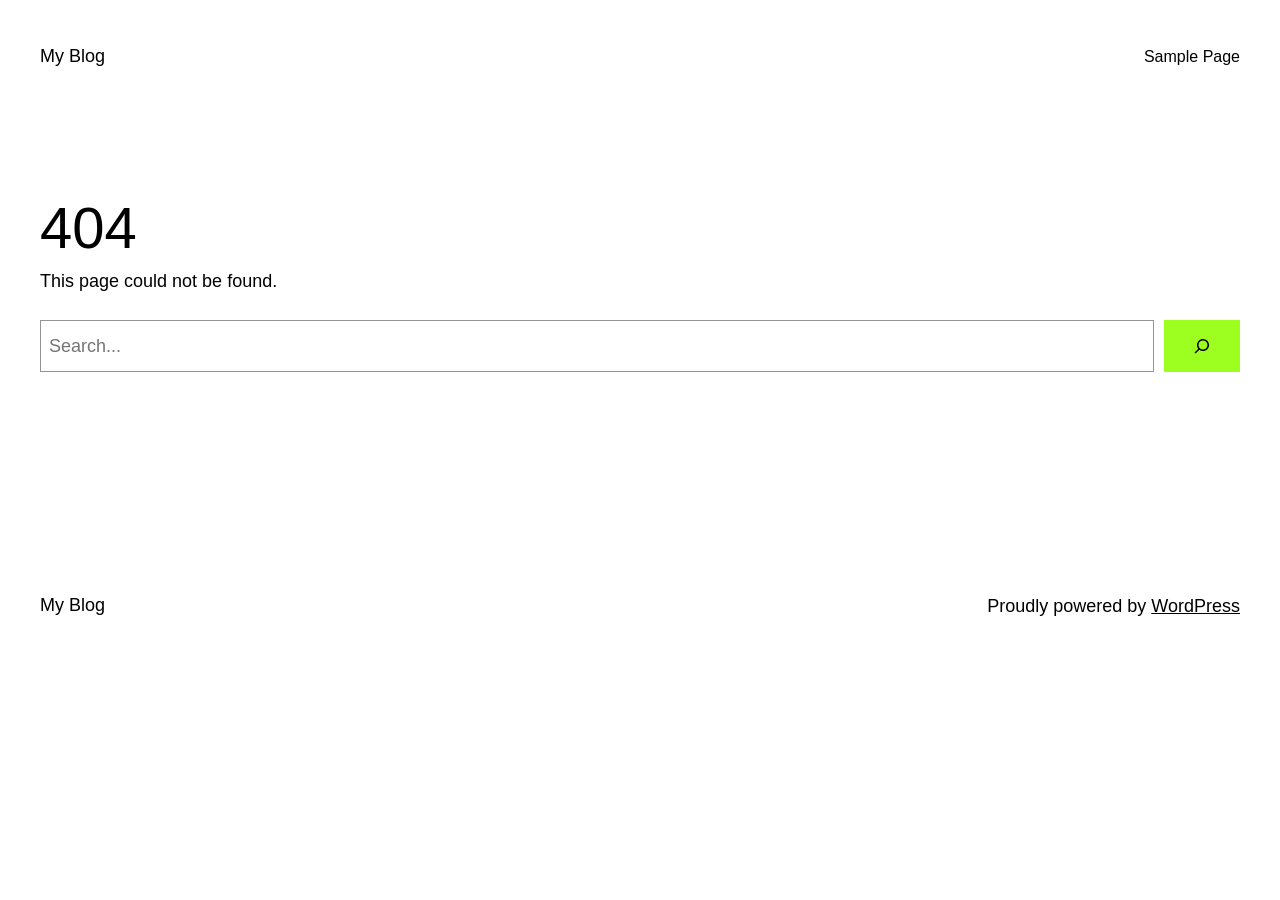
<file: css/fonts/glyphicons-halflings-regular-5.html>
<!DOCTYPE html>
<html lang="en-US">
<head>
	<meta charset="UTF-8" />
	<meta name="viewport" content="width=device-width, initial-scale=1" />
<meta name='robots' content='max-image-preview:large' />
<title>Page not found &#8211; My Blog</title>
<link rel="alternate" type="application/rss+xml" title="My Blog &raquo; Feed" href="https://demoxml.com/feed/" />
<link rel="alternate" type="application/rss+xml" title="My Blog &raquo; Comments Feed" href="https://demoxml.com/comments/feed/" />
<style id='wp-img-auto-sizes-contain-inline-css'>
img:is([sizes=auto i],[sizes^="auto," i]){contain-intrinsic-size:3000px 1500px}
/*# sourceURL=wp-img-auto-sizes-contain-inline-css */
</style>

<style id='wp-block-site-title-inline-css'>
.wp-block-site-title{box-sizing:border-box}.wp-block-site-title :where(a){color:inherit;font-family:inherit;font-size:inherit;font-style:inherit;font-weight:inherit;letter-spacing:inherit;line-height:inherit;text-decoration:inherit}
/*# sourceURL=https://demoxml.com/wp-includes/blocks/site-title/style.min.css */
</style>
<style id='wp-block-page-list-inline-css'>
.wp-block-navigation .wp-block-page-list{align-items:var(--navigation-layout-align,initial);background-color:inherit;display:flex;flex-direction:var(--navigation-layout-direction,initial);flex-wrap:var(--navigation-layout-wrap,wrap);justify-content:var(--navigation-layout-justify,initial)}.wp-block-navigation .wp-block-navigation-item{background-color:inherit}.wp-block-page-list{box-sizing:border-box}
/*# sourceURL=https://demoxml.com/wp-includes/blocks/page-list/style.min.css */
</style>
<style id='wp-block-navigation-inline-css'>
.wp-block-navigation{position:relative}.wp-block-navigation ul{margin-bottom:0;margin-left:0;margin-top:0;padding-left:0}.wp-block-navigation ul,.wp-block-navigation ul li{list-style:none;padding:0}.wp-block-navigation .wp-block-navigation-item{align-items:center;background-color:inherit;display:flex;position:relative}.wp-block-navigation .wp-block-navigation-item .wp-block-navigation__submenu-container:empty{display:none}.wp-block-navigation .wp-block-navigation-item__content{display:block;z-index:1}.wp-block-navigation .wp-block-navigation-item__content.wp-block-navigation-item__content{color:inherit}.wp-block-navigation.has-text-decoration-underline .wp-block-navigation-item__content,.wp-block-navigation.has-text-decoration-underline .wp-block-navigation-item__content:active,.wp-block-navigation.has-text-decoration-underline .wp-block-navigation-item__content:focus{text-decoration:underline}.wp-block-navigation.has-text-decoration-line-through .wp-block-navigation-item__content,.wp-block-navigation.has-text-decoration-line-through .wp-block-navigation-item__content:active,.wp-block-navigation.has-text-decoration-line-through .wp-block-navigation-item__content:focus{text-decoration:line-through}.wp-block-navigation :where(a),.wp-block-navigation :where(a:active),.wp-block-navigation :where(a:focus){text-decoration:none}.wp-block-navigation .wp-block-navigation__submenu-icon{align-self:center;background-color:inherit;border:none;color:currentColor;display:inline-block;font-size:inherit;height:.6em;line-height:0;margin-left:.25em;padding:0;width:.6em}.wp-block-navigation .wp-block-navigation__submenu-icon svg{display:inline-block;stroke:currentColor;height:inherit;margin-top:.075em;width:inherit}.wp-block-navigation{--navigation-layout-justification-setting:flex-start;--navigation-layout-direction:row;--navigation-layout-wrap:wrap;--navigation-layout-justify:flex-start;--navigation-layout-align:center}.wp-block-navigation.is-vertical{--navigation-layout-direction:column;--navigation-layout-justify:initial;--navigation-layout-align:flex-start}.wp-block-navigation.no-wrap{--navigation-layout-wrap:nowrap}.wp-block-navigation.items-justified-center{--navigation-layout-justification-setting:center;--navigation-layout-justify:center}.wp-block-navigation.items-justified-center.is-vertical{--navigation-layout-align:center}.wp-block-navigation.items-justified-right{--navigation-layout-justification-setting:flex-end;--navigation-layout-justify:flex-end}.wp-block-navigation.items-justified-right.is-vertical{--navigation-layout-align:flex-end}.wp-block-navigation.items-justified-space-between{--navigation-layout-justification-setting:space-between;--navigation-layout-justify:space-between}.wp-block-navigation .has-child .wp-block-navigation__submenu-container{align-items:normal;background-color:inherit;color:inherit;display:flex;flex-direction:column;opacity:0;position:absolute;z-index:2}@media not (prefers-reduced-motion){.wp-block-navigation .has-child .wp-block-navigation__submenu-container{transition:opacity .1s linear}}.wp-block-navigation .has-child .wp-block-navigation__submenu-container{height:0;overflow:hidden;visibility:hidden;width:0}.wp-block-navigation .has-child .wp-block-navigation__submenu-container>.wp-block-navigation-item>.wp-block-navigation-item__content{display:flex;flex-grow:1;padding:.5em 1em}.wp-block-navigation .has-child .wp-block-navigation__submenu-container>.wp-block-navigation-item>.wp-block-navigation-item__content .wp-block-navigation__submenu-icon{margin-left:auto;margin-right:0}.wp-block-navigation .has-child .wp-block-navigation__submenu-container .wp-block-navigation-item__content{margin:0}.wp-block-navigation .has-child .wp-block-navigation__submenu-container{left:-1px;top:100%}@media (min-width:782px){.wp-block-navigation .has-child .wp-block-navigation__submenu-container .wp-block-navigation__submenu-container{left:100%;top:-1px}.wp-block-navigation .has-child .wp-block-navigation__submenu-container .wp-block-navigation__submenu-container:before{background:#0000;content:"";display:block;height:100%;position:absolute;right:100%;width:.5em}.wp-block-navigation .has-child .wp-block-navigation__submenu-container .wp-block-navigation__submenu-icon{margin-right:.25em}.wp-block-navigation .has-child .wp-block-navigation__submenu-container .wp-block-navigation__submenu-icon svg{transform:rotate(-90deg)}}.wp-block-navigation .has-child .wp-block-navigation-submenu__toggle[aria-expanded=true]~.wp-block-navigation__submenu-container,.wp-block-navigation .has-child:not(.open-on-click):hover>.wp-block-navigation__submenu-container,.wp-block-navigation .has-child:not(.open-on-click):not(.open-on-hover-click):focus-within>.wp-block-navigation__submenu-container{height:auto;min-width:200px;opacity:1;overflow:visible;visibility:visible;width:auto}.wp-block-navigation.has-background .has-child .wp-block-navigation__submenu-container{left:0;top:100%}@media (min-width:782px){.wp-block-navigation.has-background .has-child .wp-block-navigation__submenu-container .wp-block-navigation__submenu-container{left:100%;top:0}}.wp-block-navigation-submenu{display:flex;position:relative}.wp-block-navigation-submenu .wp-block-navigation__submenu-icon svg{stroke:currentColor}button.wp-block-navigation-item__content{background-color:initial;border:none;color:currentColor;font-family:inherit;font-size:inherit;font-style:inherit;font-weight:inherit;letter-spacing:inherit;line-height:inherit;text-align:left;text-transform:inherit}.wp-block-navigation-submenu__toggle{cursor:pointer}.wp-block-navigation-submenu__toggle[aria-expanded=true]+.wp-block-navigation__submenu-icon>svg,.wp-block-navigation-submenu__toggle[aria-expanded=true]>svg{transform:rotate(180deg)}.wp-block-navigation-item.open-on-click .wp-block-navigation-submenu__toggle{padding-left:0;padding-right:.85em}.wp-block-navigation-item.open-on-click .wp-block-navigation-submenu__toggle+.wp-block-navigation__submenu-icon{margin-left:-.6em;pointer-events:none}.wp-block-navigation-item.open-on-click button.wp-block-navigation-item__content:not(.wp-block-navigation-submenu__toggle){padding:0}.wp-block-navigation .wp-block-page-list,.wp-block-navigation__container,.wp-block-navigation__responsive-close,.wp-block-navigation__responsive-container,.wp-block-navigation__responsive-container-content,.wp-block-navigation__responsive-dialog{gap:inherit}:where(.wp-block-navigation.has-background .wp-block-navigation-item a:not(.wp-element-button)),:where(.wp-block-navigation.has-background .wp-block-navigation-submenu a:not(.wp-element-button)){padding:.5em 1em}:where(.wp-block-navigation .wp-block-navigation__submenu-container .wp-block-navigation-item a:not(.wp-element-button)),:where(.wp-block-navigation .wp-block-navigation__submenu-container .wp-block-navigation-submenu a:not(.wp-element-button)),:where(.wp-block-navigation .wp-block-navigation__submenu-container .wp-block-navigation-submenu button.wp-block-navigation-item__content),:where(.wp-block-navigation .wp-block-navigation__submenu-container .wp-block-pages-list__item button.wp-block-navigation-item__content){padding:.5em 1em}.wp-block-navigation.items-justified-right .wp-block-navigation__container .has-child .wp-block-navigation__submenu-container,.wp-block-navigation.items-justified-right .wp-block-page-list>.has-child .wp-block-navigation__submenu-container,.wp-block-navigation.items-justified-space-between .wp-block-page-list>.has-child:last-child .wp-block-navigation__submenu-container,.wp-block-navigation.items-justified-space-between>.wp-block-navigation__container>.has-child:last-child .wp-block-navigation__submenu-container{left:auto;right:0}.wp-block-navigation.items-justified-right .wp-block-navigation__container .has-child .wp-block-navigation__submenu-container .wp-block-navigation__submenu-container,.wp-block-navigation.items-justified-right .wp-block-page-list>.has-child .wp-block-navigation__submenu-container .wp-block-navigation__submenu-container,.wp-block-navigation.items-justified-space-between .wp-block-page-list>.has-child:last-child .wp-block-navigation__submenu-container .wp-block-navigation__submenu-container,.wp-block-navigation.items-justified-space-between>.wp-block-navigation__container>.has-child:last-child .wp-block-navigation__submenu-container .wp-block-navigation__submenu-container{left:-1px;right:-1px}@media (min-width:782px){.wp-block-navigation.items-justified-right .wp-block-navigation__container .has-child .wp-block-navigation__submenu-container .wp-block-navigation__submenu-container,.wp-block-navigation.items-justified-right .wp-block-page-list>.has-child .wp-block-navigation__submenu-container .wp-block-navigation__submenu-container,.wp-block-navigation.items-justified-space-between .wp-block-page-list>.has-child:last-child .wp-block-navigation__submenu-container .wp-block-navigation__submenu-container,.wp-block-navigation.items-justified-space-between>.wp-block-navigation__container>.has-child:last-child .wp-block-navigation__submenu-container .wp-block-navigation__submenu-container{left:auto;right:100%}}.wp-block-navigation:not(.has-background) .wp-block-navigation__submenu-container{background-color:#fff;border:1px solid #00000026}.wp-block-navigation.has-background .wp-block-navigation__submenu-container{background-color:inherit}.wp-block-navigation:not(.has-text-color) .wp-block-navigation__submenu-container{color:#000}.wp-block-navigation__container{align-items:var(--navigation-layout-align,initial);display:flex;flex-direction:var(--navigation-layout-direction,initial);flex-wrap:var(--navigation-layout-wrap,wrap);justify-content:var(--navigation-layout-justify,initial);list-style:none;margin:0;padding-left:0}.wp-block-navigation__container .is-responsive{display:none}.wp-block-navigation__container:only-child,.wp-block-page-list:only-child{flex-grow:1}@keyframes overlay-menu__fade-in-animation{0%{opacity:0;transform:translateY(.5em)}to{opacity:1;transform:translateY(0)}}.wp-block-navigation__responsive-container{bottom:0;display:none;left:0;position:fixed;right:0;top:0}.wp-block-navigation__responsive-container :where(.wp-block-navigation-item a){color:inherit}.wp-block-navigation__responsive-container .wp-block-navigation__responsive-container-content{align-items:var(--navigation-layout-align,initial);display:flex;flex-direction:var(--navigation-layout-direction,initial);flex-wrap:var(--navigation-layout-wrap,wrap);justify-content:var(--navigation-layout-justify,initial)}.wp-block-navigation__responsive-container:not(.is-menu-open.is-menu-open){background-color:inherit!important;color:inherit!important}.wp-block-navigation__responsive-container.is-menu-open{background-color:inherit;display:flex;flex-direction:column}@media not (prefers-reduced-motion){.wp-block-navigation__responsive-container.is-menu-open{animation:overlay-menu__fade-in-animation .1s ease-out;animation-fill-mode:forwards}}.wp-block-navigation__responsive-container.is-menu-open{overflow:auto;padding:clamp(1rem,var(--wp--style--root--padding-top),20rem) clamp(1rem,var(--wp--style--root--padding-right),20rem) clamp(1rem,var(--wp--style--root--padding-bottom),20rem) clamp(1rem,var(--wp--style--root--padding-left),20rem);z-index:100000}.wp-block-navigation__responsive-container.is-menu-open .wp-block-navigation__responsive-container-content{align-items:var(--navigation-layout-justification-setting,inherit);display:flex;flex-direction:column;flex-wrap:nowrap;overflow:visible;padding-top:calc(2rem + 24px)}.wp-block-navigation__responsive-container.is-menu-open .wp-block-navigation__responsive-container-content,.wp-block-navigation__responsive-container.is-menu-open .wp-block-navigation__responsive-container-content .wp-block-navigation__container,.wp-block-navigation__responsive-container.is-menu-open .wp-block-navigation__responsive-container-content .wp-block-page-list{justify-content:flex-start}.wp-block-navigation__responsive-container.is-menu-open .wp-block-navigation__responsive-container-content .wp-block-navigation__submenu-icon{display:none}.wp-block-navigation__responsive-container.is-menu-open .wp-block-navigation__responsive-container-content .has-child .wp-block-navigation__submenu-container{border:none;height:auto;min-width:200px;opacity:1;overflow:initial;padding-left:2rem;padding-right:2rem;position:static;visibility:visible;width:auto}.wp-block-navigation__responsive-container.is-menu-open .wp-block-navigation__responsive-container-content .wp-block-navigation__container,.wp-block-navigation__responsive-container.is-menu-open .wp-block-navigation__responsive-container-content .wp-block-navigation__submenu-container{gap:inherit}.wp-block-navigation__responsive-container.is-menu-open .wp-block-navigation__responsive-container-content .wp-block-navigation__submenu-container{padding-top:var(--wp--style--block-gap,2em)}.wp-block-navigation__responsive-container.is-menu-open .wp-block-navigation__responsive-container-content .wp-block-navigation-item__content{padding:0}.wp-block-navigation__responsive-container.is-menu-open .wp-block-navigation__responsive-container-content .wp-block-navigation-item,.wp-block-navigation__responsive-container.is-menu-open .wp-block-navigation__responsive-container-content .wp-block-navigation__container,.wp-block-navigation__responsive-container.is-menu-open .wp-block-navigation__responsive-container-content .wp-block-page-list{align-items:var(--navigation-layout-justification-setting,initial);display:flex;flex-direction:column}.wp-block-navigation__responsive-container.is-menu-open .wp-block-navigation-item,.wp-block-navigation__responsive-container.is-menu-open .wp-block-navigation-item .wp-block-navigation__submenu-container,.wp-block-navigation__responsive-container.is-menu-open .wp-block-navigation__container,.wp-block-navigation__responsive-container.is-menu-open .wp-block-page-list{background:#0000!important;color:inherit!important}.wp-block-navigation__responsive-container.is-menu-open .wp-block-navigation__submenu-container.wp-block-navigation__submenu-container.wp-block-navigation__submenu-container.wp-block-navigation__submenu-container{left:auto;right:auto}@media (min-width:600px){.wp-block-navigation__responsive-container:not(.hidden-by-default):not(.is-menu-open){background-color:inherit;display:block;position:relative;width:100%;z-index:auto}.wp-block-navigation__responsive-container:not(.hidden-by-default):not(.is-menu-open) .wp-block-navigation__responsive-container-close{display:none}.wp-block-navigation__responsive-container.is-menu-open .wp-block-navigation__submenu-container.wp-block-navigation__submenu-container.wp-block-navigation__submenu-container.wp-block-navigation__submenu-container{left:0}}.wp-block-navigation:not(.has-background) .wp-block-navigation__responsive-container.is-menu-open{background-color:#fff}.wp-block-navigation:not(.has-text-color) .wp-block-navigation__responsive-container.is-menu-open{color:#000}.wp-block-navigation__toggle_button_label{font-size:1rem;font-weight:700}.wp-block-navigation__responsive-container-close,.wp-block-navigation__responsive-container-open{background:#0000;border:none;color:currentColor;cursor:pointer;margin:0;padding:0;text-transform:inherit;vertical-align:middle}.wp-block-navigation__responsive-container-close svg,.wp-block-navigation__responsive-container-open svg{fill:currentColor;display:block;height:24px;pointer-events:none;width:24px}.wp-block-navigation__responsive-container-open{display:flex}.wp-block-navigation__responsive-container-open.wp-block-navigation__responsive-container-open.wp-block-navigation__responsive-container-open{font-family:inherit;font-size:inherit;font-weight:inherit}@media (min-width:600px){.wp-block-navigation__responsive-container-open:not(.always-shown){display:none}}.wp-block-navigation__responsive-container-close{position:absolute;right:0;top:0;z-index:2}.wp-block-navigation__responsive-container-close.wp-block-navigation__responsive-container-close.wp-block-navigation__responsive-container-close{font-family:inherit;font-size:inherit;font-weight:inherit}.wp-block-navigation__responsive-close{width:100%}.has-modal-open .wp-block-navigation__responsive-close{margin-left:auto;margin-right:auto;max-width:var(--wp--style--global--wide-size,100%)}.wp-block-navigation__responsive-close:focus{outline:none}.is-menu-open .wp-block-navigation__responsive-close,.is-menu-open .wp-block-navigation__responsive-container-content,.is-menu-open .wp-block-navigation__responsive-dialog{box-sizing:border-box}.wp-block-navigation__responsive-dialog{position:relative}.has-modal-open .admin-bar .is-menu-open .wp-block-navigation__responsive-dialog{margin-top:46px}@media (min-width:782px){.has-modal-open .admin-bar .is-menu-open .wp-block-navigation__responsive-dialog{margin-top:32px}}html.has-modal-open{overflow:hidden}
/*# sourceURL=https://demoxml.com/wp-includes/blocks/navigation/style.min.css */
</style>
<style id='wp-block-group-inline-css'>
.wp-block-group{box-sizing:border-box}:where(.wp-block-group.wp-block-group-is-layout-constrained){position:relative}
/*# sourceURL=https://demoxml.com/wp-includes/blocks/group/style.min.css */
</style>
<style id='wp-block-spacer-inline-css'>
.wp-block-spacer{clear:both}
/*# sourceURL=https://demoxml.com/wp-includes/blocks/spacer/style.min.css */
</style>
<style id='wp-block-heading-inline-css'>
h1:where(.wp-block-heading).has-background,h2:where(.wp-block-heading).has-background,h3:where(.wp-block-heading).has-background,h4:where(.wp-block-heading).has-background,h5:where(.wp-block-heading).has-background,h6:where(.wp-block-heading).has-background{padding:1.25em 2.375em}h1.has-text-align-left[style*=writing-mode]:where([style*=vertical-lr]),h1.has-text-align-right[style*=writing-mode]:where([style*=vertical-rl]),h2.has-text-align-left[style*=writing-mode]:where([style*=vertical-lr]),h2.has-text-align-right[style*=writing-mode]:where([style*=vertical-rl]),h3.has-text-align-left[style*=writing-mode]:where([style*=vertical-lr]),h3.has-text-align-right[style*=writing-mode]:where([style*=vertical-rl]),h4.has-text-align-left[style*=writing-mode]:where([style*=vertical-lr]),h4.has-text-align-right[style*=writing-mode]:where([style*=vertical-rl]),h5.has-text-align-left[style*=writing-mode]:where([style*=vertical-lr]),h5.has-text-align-right[style*=writing-mode]:where([style*=vertical-rl]),h6.has-text-align-left[style*=writing-mode]:where([style*=vertical-lr]),h6.has-text-align-right[style*=writing-mode]:where([style*=vertical-rl]){rotate:180deg}
/*# sourceURL=https://demoxml.com/wp-includes/blocks/heading/style.min.css */
</style>
<style id='wp-block-paragraph-inline-css'>
.is-small-text{font-size:.875em}.is-regular-text{font-size:1em}.is-large-text{font-size:2.25em}.is-larger-text{font-size:3em}.has-drop-cap:not(:focus):first-letter{float:left;font-size:8.4em;font-style:normal;font-weight:100;line-height:.68;margin:.05em .1em 0 0;text-transform:uppercase}body.rtl .has-drop-cap:not(:focus):first-letter{float:none;margin-left:.1em}p.has-drop-cap.has-background{overflow:hidden}:root :where(p.has-background){padding:1.25em 2.375em}:where(p.has-text-color:not(.has-link-color)) a{color:inherit}p.has-text-align-left[style*="writing-mode:vertical-lr"],p.has-text-align-right[style*="writing-mode:vertical-rl"]{rotate:180deg}
/*# sourceURL=https://demoxml.com/wp-includes/blocks/paragraph/style.min.css */
</style>
<style id='wp-block-search-inline-css'>
.wp-block-search__button{margin-left:10px;word-break:normal}.wp-block-search__button.has-icon{line-height:0}.wp-block-search__button svg{height:1.25em;min-height:24px;min-width:24px;width:1.25em;fill:currentColor;vertical-align:text-bottom}:where(.wp-block-search__button){border:1px solid #ccc;padding:6px 10px}.wp-block-search__inside-wrapper{display:flex;flex:auto;flex-wrap:nowrap;max-width:100%}.wp-block-search__label{width:100%}.wp-block-search.wp-block-search__button-only .wp-block-search__button{box-sizing:border-box;display:flex;flex-shrink:0;justify-content:center;margin-left:0;max-width:100%}.wp-block-search.wp-block-search__button-only .wp-block-search__inside-wrapper{min-width:0!important;transition-property:width}.wp-block-search.wp-block-search__button-only .wp-block-search__input{flex-basis:100%;transition-duration:.3s}.wp-block-search.wp-block-search__button-only.wp-block-search__searchfield-hidden,.wp-block-search.wp-block-search__button-only.wp-block-search__searchfield-hidden .wp-block-search__inside-wrapper{overflow:hidden}.wp-block-search.wp-block-search__button-only.wp-block-search__searchfield-hidden .wp-block-search__input{border-left-width:0!important;border-right-width:0!important;flex-basis:0;flex-grow:0;margin:0;min-width:0!important;padding-left:0!important;padding-right:0!important;width:0!important}:where(.wp-block-search__input){appearance:none;border:1px solid #949494;flex-grow:1;font-family:inherit;font-size:inherit;font-style:inherit;font-weight:inherit;letter-spacing:inherit;line-height:inherit;margin-left:0;margin-right:0;min-width:3rem;padding:8px;text-decoration:unset!important;text-transform:inherit}:where(.wp-block-search__button-inside .wp-block-search__inside-wrapper){background-color:#fff;border:1px solid #949494;box-sizing:border-box;padding:4px}:where(.wp-block-search__button-inside .wp-block-search__inside-wrapper) .wp-block-search__input{border:none;border-radius:0;padding:0 4px}:where(.wp-block-search__button-inside .wp-block-search__inside-wrapper) .wp-block-search__input:focus{outline:none}:where(.wp-block-search__button-inside .wp-block-search__inside-wrapper) :where(.wp-block-search__button){padding:4px 8px}.wp-block-search.aligncenter .wp-block-search__inside-wrapper{margin:auto}.wp-block[data-align=right] .wp-block-search.wp-block-search__button-only .wp-block-search__inside-wrapper{float:right}
/*# sourceURL=https://demoxml.com/wp-includes/blocks/search/style.min.css */
</style>
<style id='wp-emoji-styles-inline-css'>

	img.wp-smiley, img.emoji {
		display: inline !important;
		border: none !important;
		box-shadow: none !important;
		height: 1em !important;
		width: 1em !important;
		margin: 0 0.07em !important;
		vertical-align: -0.1em !important;
		background: none !important;
		padding: 0 !important;
	}
/*# sourceURL=wp-emoji-styles-inline-css */
</style>
<style id='wp-block-library-inline-css'>
:root{--wp-block-synced-color:#7a00df;--wp-block-synced-color--rgb:122,0,223;--wp-bound-block-color:var(--wp-block-synced-color);--wp-editor-canvas-background:#ddd;--wp-admin-theme-color:#007cba;--wp-admin-theme-color--rgb:0,124,186;--wp-admin-theme-color-darker-10:#006ba1;--wp-admin-theme-color-darker-10--rgb:0,107,160.5;--wp-admin-theme-color-darker-20:#005a87;--wp-admin-theme-color-darker-20--rgb:0,90,135;--wp-admin-border-width-focus:2px}@media (min-resolution:192dpi){:root{--wp-admin-border-width-focus:1.5px}}.wp-element-button{cursor:pointer}:root .has-very-light-gray-background-color{background-color:#eee}:root .has-very-dark-gray-background-color{background-color:#313131}:root .has-very-light-gray-color{color:#eee}:root .has-very-dark-gray-color{color:#313131}:root .has-vivid-green-cyan-to-vivid-cyan-blue-gradient-background{background:linear-gradient(135deg,#00d084,#0693e3)}:root .has-purple-crush-gradient-background{background:linear-gradient(135deg,#34e2e4,#4721fb 50%,#ab1dfe)}:root .has-hazy-dawn-gradient-background{background:linear-gradient(135deg,#faaca8,#dad0ec)}:root .has-subdued-olive-gradient-background{background:linear-gradient(135deg,#fafae1,#67a671)}:root .has-atomic-cream-gradient-background{background:linear-gradient(135deg,#fdd79a,#004a59)}:root .has-nightshade-gradient-background{background:linear-gradient(135deg,#330968,#31cdcf)}:root .has-midnight-gradient-background{background:linear-gradient(135deg,#020381,#2874fc)}:root{--wp--preset--font-size--normal:16px;--wp--preset--font-size--huge:42px}.has-regular-font-size{font-size:1em}.has-larger-font-size{font-size:2.625em}.has-normal-font-size{font-size:var(--wp--preset--font-size--normal)}.has-huge-font-size{font-size:var(--wp--preset--font-size--huge)}.has-text-align-center{text-align:center}.has-text-align-left{text-align:left}.has-text-align-right{text-align:right}.has-fit-text{white-space:nowrap!important}#end-resizable-editor-section{display:none}.aligncenter{clear:both}.items-justified-left{justify-content:flex-start}.items-justified-center{justify-content:center}.items-justified-right{justify-content:flex-end}.items-justified-space-between{justify-content:space-between}.screen-reader-text{border:0;clip-path:inset(50%);height:1px;margin:-1px;overflow:hidden;padding:0;position:absolute;width:1px;word-wrap:normal!important}.screen-reader-text:focus{background-color:#ddd;clip-path:none;color:#444;display:block;font-size:1em;height:auto;left:5px;line-height:normal;padding:15px 23px 14px;text-decoration:none;top:5px;width:auto;z-index:100000}html :where(.has-border-color){border-style:solid}html :where([style*=border-top-color]){border-top-style:solid}html :where([style*=border-right-color]){border-right-style:solid}html :where([style*=border-bottom-color]){border-bottom-style:solid}html :where([style*=border-left-color]){border-left-style:solid}html :where([style*=border-width]){border-style:solid}html :where([style*=border-top-width]){border-top-style:solid}html :where([style*=border-right-width]){border-right-style:solid}html :where([style*=border-bottom-width]){border-bottom-style:solid}html :where([style*=border-left-width]){border-left-style:solid}html :where(img[class*=wp-image-]){height:auto;max-width:100%}:where(figure){margin:0 0 1em}html :where(.is-position-sticky){--wp-admin--admin-bar--position-offset:var(--wp-admin--admin-bar--height,0px)}@media screen and (max-width:600px){html :where(.is-position-sticky){--wp-admin--admin-bar--position-offset:0px}}
/*# sourceURL=/wp-includes/css/dist/block-library/common.min.css */
</style>
<style id='global-styles-inline-css'>
:root{--wp--preset--aspect-ratio--square: 1;--wp--preset--aspect-ratio--4-3: 4/3;--wp--preset--aspect-ratio--3-4: 3/4;--wp--preset--aspect-ratio--3-2: 3/2;--wp--preset--aspect-ratio--2-3: 2/3;--wp--preset--aspect-ratio--16-9: 16/9;--wp--preset--aspect-ratio--9-16: 9/16;--wp--preset--color--black: #000000;--wp--preset--color--cyan-bluish-gray: #abb8c3;--wp--preset--color--white: #ffffff;--wp--preset--color--pale-pink: #f78da7;--wp--preset--color--vivid-red: #cf2e2e;--wp--preset--color--luminous-vivid-orange: #ff6900;--wp--preset--color--luminous-vivid-amber: #fcb900;--wp--preset--color--light-green-cyan: #7bdcb5;--wp--preset--color--vivid-green-cyan: #00d084;--wp--preset--color--pale-cyan-blue: #8ed1fc;--wp--preset--color--vivid-cyan-blue: #0693e3;--wp--preset--color--vivid-purple: #9b51e0;--wp--preset--color--base: #ffffff;--wp--preset--color--contrast: #000000;--wp--preset--color--primary: #9DFF20;--wp--preset--color--secondary: #345C00;--wp--preset--color--tertiary: #F6F6F6;--wp--preset--gradient--vivid-cyan-blue-to-vivid-purple: linear-gradient(135deg,rgb(6,147,227) 0%,rgb(155,81,224) 100%);--wp--preset--gradient--light-green-cyan-to-vivid-green-cyan: linear-gradient(135deg,rgb(122,220,180) 0%,rgb(0,208,130) 100%);--wp--preset--gradient--luminous-vivid-amber-to-luminous-vivid-orange: linear-gradient(135deg,rgb(252,185,0) 0%,rgb(255,105,0) 100%);--wp--preset--gradient--luminous-vivid-orange-to-vivid-red: linear-gradient(135deg,rgb(255,105,0) 0%,rgb(207,46,46) 100%);--wp--preset--gradient--very-light-gray-to-cyan-bluish-gray: linear-gradient(135deg,rgb(238,238,238) 0%,rgb(169,184,195) 100%);--wp--preset--gradient--cool-to-warm-spectrum: linear-gradient(135deg,rgb(74,234,220) 0%,rgb(151,120,209) 20%,rgb(207,42,186) 40%,rgb(238,44,130) 60%,rgb(251,105,98) 80%,rgb(254,248,76) 100%);--wp--preset--gradient--blush-light-purple: linear-gradient(135deg,rgb(255,206,236) 0%,rgb(152,150,240) 100%);--wp--preset--gradient--blush-bordeaux: linear-gradient(135deg,rgb(254,205,165) 0%,rgb(254,45,45) 50%,rgb(107,0,62) 100%);--wp--preset--gradient--luminous-dusk: linear-gradient(135deg,rgb(255,203,112) 0%,rgb(199,81,192) 50%,rgb(65,88,208) 100%);--wp--preset--gradient--pale-ocean: linear-gradient(135deg,rgb(255,245,203) 0%,rgb(182,227,212) 50%,rgb(51,167,181) 100%);--wp--preset--gradient--electric-grass: linear-gradient(135deg,rgb(202,248,128) 0%,rgb(113,206,126) 100%);--wp--preset--gradient--midnight: linear-gradient(135deg,rgb(2,3,129) 0%,rgb(40,116,252) 100%);--wp--preset--font-size--small: clamp(0.875rem, 0.875rem + ((1vw - 0.2rem) * 0.227), 1rem);--wp--preset--font-size--medium: clamp(1rem, 1rem + ((1vw - 0.2rem) * 0.227), 1.125rem);--wp--preset--font-size--large: clamp(1.75rem, 1.75rem + ((1vw - 0.2rem) * 0.227), 1.875rem);--wp--preset--font-size--x-large: 2.25rem;--wp--preset--font-size--xx-large: clamp(6.1rem, 6.1rem + ((1vw - 0.2rem) * 7.091), 10rem);--wp--preset--font-family--dm-sans: "DM Sans", sans-serif;--wp--preset--font-family--ibm-plex-mono: 'IBM Plex Mono', monospace;--wp--preset--font-family--inter: "Inter", sans-serif;--wp--preset--font-family--system-font: -apple-system,BlinkMacSystemFont,"Segoe UI",Roboto,Oxygen-Sans,Ubuntu,Cantarell,"Helvetica Neue",sans-serif;--wp--preset--font-family--source-serif-pro: "Source Serif Pro", serif;--wp--preset--spacing--20: 0.44rem;--wp--preset--spacing--30: clamp(1.5rem, 5vw, 2rem);--wp--preset--spacing--40: clamp(1.8rem, 1.8rem + ((1vw - 0.48rem) * 2.885), 3rem);--wp--preset--spacing--50: clamp(2.5rem, 8vw, 4.5rem);--wp--preset--spacing--60: clamp(3.75rem, 10vw, 7rem);--wp--preset--spacing--70: clamp(5rem, 5.25rem + ((1vw - 0.48rem) * 9.096), 8rem);--wp--preset--spacing--80: clamp(7rem, 14vw, 11rem);--wp--preset--shadow--natural: 6px 6px 9px rgba(0, 0, 0, 0.2);--wp--preset--shadow--deep: 12px 12px 50px rgba(0, 0, 0, 0.4);--wp--preset--shadow--sharp: 6px 6px 0px rgba(0, 0, 0, 0.2);--wp--preset--shadow--outlined: 6px 6px 0px -3px rgb(255, 255, 255), 6px 6px rgb(0, 0, 0);--wp--preset--shadow--crisp: 6px 6px 0px rgb(0, 0, 0);}:root { --wp--style--global--content-size: 650px;--wp--style--global--wide-size: 1200px; }:where(body) { margin: 0; }.wp-site-blocks { padding-top: var(--wp--style--root--padding-top); padding-bottom: var(--wp--style--root--padding-bottom); }.has-global-padding { padding-right: var(--wp--style--root--padding-right); padding-left: var(--wp--style--root--padding-left); }.has-global-padding > .alignfull { margin-right: calc(var(--wp--style--root--padding-right) * -1); margin-left: calc(var(--wp--style--root--padding-left) * -1); }.has-global-padding :where(:not(.alignfull.is-layout-flow) > .has-global-padding:not(.wp-block-block, .alignfull)) { padding-right: 0; padding-left: 0; }.has-global-padding :where(:not(.alignfull.is-layout-flow) > .has-global-padding:not(.wp-block-block, .alignfull)) > .alignfull { margin-left: 0; margin-right: 0; }.wp-site-blocks > .alignleft { float: left; margin-right: 2em; }.wp-site-blocks > .alignright { float: right; margin-left: 2em; }.wp-site-blocks > .aligncenter { justify-content: center; margin-left: auto; margin-right: auto; }:where(.wp-site-blocks) > * { margin-block-start: 1.5rem; margin-block-end: 0; }:where(.wp-site-blocks) > :first-child { margin-block-start: 0; }:where(.wp-site-blocks) > :last-child { margin-block-end: 0; }:root { --wp--style--block-gap: 1.5rem; }:root :where(.is-layout-flow) > :first-child{margin-block-start: 0;}:root :where(.is-layout-flow) > :last-child{margin-block-end: 0;}:root :where(.is-layout-flow) > *{margin-block-start: 1.5rem;margin-block-end: 0;}:root :where(.is-layout-constrained) > :first-child{margin-block-start: 0;}:root :where(.is-layout-constrained) > :last-child{margin-block-end: 0;}:root :where(.is-layout-constrained) > *{margin-block-start: 1.5rem;margin-block-end: 0;}:root :where(.is-layout-flex){gap: 1.5rem;}:root :where(.is-layout-grid){gap: 1.5rem;}.is-layout-flow > .alignleft{float: left;margin-inline-start: 0;margin-inline-end: 2em;}.is-layout-flow > .alignright{float: right;margin-inline-start: 2em;margin-inline-end: 0;}.is-layout-flow > .aligncenter{margin-left: auto !important;margin-right: auto !important;}.is-layout-constrained > .alignleft{float: left;margin-inline-start: 0;margin-inline-end: 2em;}.is-layout-constrained > .alignright{float: right;margin-inline-start: 2em;margin-inline-end: 0;}.is-layout-constrained > .aligncenter{margin-left: auto !important;margin-right: auto !important;}.is-layout-constrained > :where(:not(.alignleft):not(.alignright):not(.alignfull)){max-width: var(--wp--style--global--content-size);margin-left: auto !important;margin-right: auto !important;}.is-layout-constrained > .alignwide{max-width: var(--wp--style--global--wide-size);}body .is-layout-flex{display: flex;}.is-layout-flex{flex-wrap: wrap;align-items: center;}.is-layout-flex > :is(*, div){margin: 0;}body .is-layout-grid{display: grid;}.is-layout-grid > :is(*, div){margin: 0;}body{background-color: var(--wp--preset--color--base);color: var(--wp--preset--color--contrast);font-family: var(--wp--preset--font-family--system-font);font-size: var(--wp--preset--font-size--medium);line-height: 1.6;--wp--style--root--padding-top: var(--wp--preset--spacing--40);--wp--style--root--padding-right: var(--wp--preset--spacing--30);--wp--style--root--padding-bottom: var(--wp--preset--spacing--40);--wp--style--root--padding-left: var(--wp--preset--spacing--30);}a:where(:not(.wp-element-button)){color: var(--wp--preset--color--contrast);text-decoration: underline;}:root :where(a:where(:not(.wp-element-button)):hover){text-decoration: none;}:root :where(a:where(:not(.wp-element-button)):focus){text-decoration: underline dashed;}:root :where(a:where(:not(.wp-element-button)):active){color: var(--wp--preset--color--secondary);text-decoration: none;}h1, h2, h3, h4, h5, h6{font-weight: 400;line-height: 1.4;}h1{font-size: clamp(2.032rem, 2.032rem + ((1vw - 0.2rem) * 2.896), 3.625rem);line-height: 1.2;}h2{font-size: clamp(2.625rem, calc(2.625rem + ((1vw - 0.48rem) * 8.4135)), 3.25rem);line-height: 1.2;}h3{font-size: var(--wp--preset--font-size--x-large);}h4{font-size: var(--wp--preset--font-size--large);}h5{font-size: var(--wp--preset--font-size--medium);font-weight: 700;text-transform: uppercase;}h6{font-size: var(--wp--preset--font-size--medium);text-transform: uppercase;}:root :where(.wp-element-button, .wp-block-button__link){background-color: var(--wp--preset--color--primary);border-radius: 0;border-width: 0;color: var(--wp--preset--color--contrast);font-family: inherit;font-size: inherit;font-style: inherit;font-weight: inherit;letter-spacing: inherit;line-height: inherit;padding-top: calc(0.667em + 2px);padding-right: calc(1.333em + 2px);padding-bottom: calc(0.667em + 2px);padding-left: calc(1.333em + 2px);text-decoration: none;text-transform: inherit;}:root :where(.wp-element-button:visited, .wp-block-button__link:visited){color: var(--wp--preset--color--contrast);}:root :where(.wp-element-button:hover, .wp-block-button__link:hover){background-color: var(--wp--preset--color--contrast);color: var(--wp--preset--color--base);}:root :where(.wp-element-button:focus, .wp-block-button__link:focus){background-color: var(--wp--preset--color--contrast);color: var(--wp--preset--color--base);}:root :where(.wp-element-button:active, .wp-block-button__link:active){background-color: var(--wp--preset--color--secondary);color: var(--wp--preset--color--base);}.has-black-color{color: var(--wp--preset--color--black) !important;}.has-cyan-bluish-gray-color{color: var(--wp--preset--color--cyan-bluish-gray) !important;}.has-white-color{color: var(--wp--preset--color--white) !important;}.has-pale-pink-color{color: var(--wp--preset--color--pale-pink) !important;}.has-vivid-red-color{color: var(--wp--preset--color--vivid-red) !important;}.has-luminous-vivid-orange-color{color: var(--wp--preset--color--luminous-vivid-orange) !important;}.has-luminous-vivid-amber-color{color: var(--wp--preset--color--luminous-vivid-amber) !important;}.has-light-green-cyan-color{color: var(--wp--preset--color--light-green-cyan) !important;}.has-vivid-green-cyan-color{color: var(--wp--preset--color--vivid-green-cyan) !important;}.has-pale-cyan-blue-color{color: var(--wp--preset--color--pale-cyan-blue) !important;}.has-vivid-cyan-blue-color{color: var(--wp--preset--color--vivid-cyan-blue) !important;}.has-vivid-purple-color{color: var(--wp--preset--color--vivid-purple) !important;}.has-base-color{color: var(--wp--preset--color--base) !important;}.has-contrast-color{color: var(--wp--preset--color--contrast) !important;}.has-primary-color{color: var(--wp--preset--color--primary) !important;}.has-secondary-color{color: var(--wp--preset--color--secondary) !important;}.has-tertiary-color{color: var(--wp--preset--color--tertiary) !important;}.has-black-background-color{background-color: var(--wp--preset--color--black) !important;}.has-cyan-bluish-gray-background-color{background-color: var(--wp--preset--color--cyan-bluish-gray) !important;}.has-white-background-color{background-color: var(--wp--preset--color--white) !important;}.has-pale-pink-background-color{background-color: var(--wp--preset--color--pale-pink) !important;}.has-vivid-red-background-color{background-color: var(--wp--preset--color--vivid-red) !important;}.has-luminous-vivid-orange-background-color{background-color: var(--wp--preset--color--luminous-vivid-orange) !important;}.has-luminous-vivid-amber-background-color{background-color: var(--wp--preset--color--luminous-vivid-amber) !important;}.has-light-green-cyan-background-color{background-color: var(--wp--preset--color--light-green-cyan) !important;}.has-vivid-green-cyan-background-color{background-color: var(--wp--preset--color--vivid-green-cyan) !important;}.has-pale-cyan-blue-background-color{background-color: var(--wp--preset--color--pale-cyan-blue) !important;}.has-vivid-cyan-blue-background-color{background-color: var(--wp--preset--color--vivid-cyan-blue) !important;}.has-vivid-purple-background-color{background-color: var(--wp--preset--color--vivid-purple) !important;}.has-base-background-color{background-color: var(--wp--preset--color--base) !important;}.has-contrast-background-color{background-color: var(--wp--preset--color--contrast) !important;}.has-primary-background-color{background-color: var(--wp--preset--color--primary) !important;}.has-secondary-background-color{background-color: var(--wp--preset--color--secondary) !important;}.has-tertiary-background-color{background-color: var(--wp--preset--color--tertiary) !important;}.has-black-border-color{border-color: var(--wp--preset--color--black) !important;}.has-cyan-bluish-gray-border-color{border-color: var(--wp--preset--color--cyan-bluish-gray) !important;}.has-white-border-color{border-color: var(--wp--preset--color--white) !important;}.has-pale-pink-border-color{border-color: var(--wp--preset--color--pale-pink) !important;}.has-vivid-red-border-color{border-color: var(--wp--preset--color--vivid-red) !important;}.has-luminous-vivid-orange-border-color{border-color: var(--wp--preset--color--luminous-vivid-orange) !important;}.has-luminous-vivid-amber-border-color{border-color: var(--wp--preset--color--luminous-vivid-amber) !important;}.has-light-green-cyan-border-color{border-color: var(--wp--preset--color--light-green-cyan) !important;}.has-vivid-green-cyan-border-color{border-color: var(--wp--preset--color--vivid-green-cyan) !important;}.has-pale-cyan-blue-border-color{border-color: var(--wp--preset--color--pale-cyan-blue) !important;}.has-vivid-cyan-blue-border-color{border-color: var(--wp--preset--color--vivid-cyan-blue) !important;}.has-vivid-purple-border-color{border-color: var(--wp--preset--color--vivid-purple) !important;}.has-base-border-color{border-color: var(--wp--preset--color--base) !important;}.has-contrast-border-color{border-color: var(--wp--preset--color--contrast) !important;}.has-primary-border-color{border-color: var(--wp--preset--color--primary) !important;}.has-secondary-border-color{border-color: var(--wp--preset--color--secondary) !important;}.has-tertiary-border-color{border-color: var(--wp--preset--color--tertiary) !important;}.has-vivid-cyan-blue-to-vivid-purple-gradient-background{background: var(--wp--preset--gradient--vivid-cyan-blue-to-vivid-purple) !important;}.has-light-green-cyan-to-vivid-green-cyan-gradient-background{background: var(--wp--preset--gradient--light-green-cyan-to-vivid-green-cyan) !important;}.has-luminous-vivid-amber-to-luminous-vivid-orange-gradient-background{background: var(--wp--preset--gradient--luminous-vivid-amber-to-luminous-vivid-orange) !important;}.has-luminous-vivid-orange-to-vivid-red-gradient-background{background: var(--wp--preset--gradient--luminous-vivid-orange-to-vivid-red) !important;}.has-very-light-gray-to-cyan-bluish-gray-gradient-background{background: var(--wp--preset--gradient--very-light-gray-to-cyan-bluish-gray) !important;}.has-cool-to-warm-spectrum-gradient-background{background: var(--wp--preset--gradient--cool-to-warm-spectrum) !important;}.has-blush-light-purple-gradient-background{background: var(--wp--preset--gradient--blush-light-purple) !important;}.has-blush-bordeaux-gradient-background{background: var(--wp--preset--gradient--blush-bordeaux) !important;}.has-luminous-dusk-gradient-background{background: var(--wp--preset--gradient--luminous-dusk) !important;}.has-pale-ocean-gradient-background{background: var(--wp--preset--gradient--pale-ocean) !important;}.has-electric-grass-gradient-background{background: var(--wp--preset--gradient--electric-grass) !important;}.has-midnight-gradient-background{background: var(--wp--preset--gradient--midnight) !important;}.has-small-font-size{font-size: var(--wp--preset--font-size--small) !important;}.has-medium-font-size{font-size: var(--wp--preset--font-size--medium) !important;}.has-large-font-size{font-size: var(--wp--preset--font-size--large) !important;}.has-x-large-font-size{font-size: var(--wp--preset--font-size--x-large) !important;}.has-xx-large-font-size{font-size: var(--wp--preset--font-size--xx-large) !important;}.has-dm-sans-font-family{font-family: var(--wp--preset--font-family--dm-sans) !important;}.has-ibm-plex-mono-font-family{font-family: var(--wp--preset--font-family--ibm-plex-mono) !important;}.has-inter-font-family{font-family: var(--wp--preset--font-family--inter) !important;}.has-system-font-font-family{font-family: var(--wp--preset--font-family--system-font) !important;}.has-source-serif-pro-font-family{font-family: var(--wp--preset--font-family--source-serif-pro) !important;}
:root :where(.wp-block-navigation){font-size: var(--wp--preset--font-size--small);}
:root :where(.wp-block-navigation a:where(:not(.wp-element-button))){text-decoration: none;}
:root :where(.wp-block-navigation a:where(:not(.wp-element-button)):hover){text-decoration: underline;}
:root :where(.wp-block-navigation a:where(:not(.wp-element-button)):focus){text-decoration: underline dashed;}
:root :where(.wp-block-navigation a:where(:not(.wp-element-button)):active){text-decoration: none;}
:root :where(.wp-block-site-title){font-size: var(--wp--preset--font-size--medium);font-weight: normal;line-height: 1.4;}
:root :where(.wp-block-site-title a:where(:not(.wp-element-button))){text-decoration: none;}
:root :where(.wp-block-site-title a:where(:not(.wp-element-button)):hover){text-decoration: underline;}
:root :where(.wp-block-site-title a:where(:not(.wp-element-button)):focus){text-decoration: underline dashed;}
:root :where(.wp-block-site-title a:where(:not(.wp-element-button)):active){color: var(--wp--preset--color--secondary);text-decoration: none;}
/*# sourceURL=global-styles-inline-css */
</style>
<style id='core-block-supports-inline-css'>
.wp-container-core-navigation-is-layout-f665d2b5{justify-content:flex-end;}.wp-container-core-group-is-layout-bc8e6f51{justify-content:flex-start;}.wp-container-core-group-is-layout-45f8d3fc{justify-content:space-between;}.wp-container-core-group-is-layout-c07eba30{justify-content:space-between;}
/*# sourceURL=core-block-supports-inline-css */
</style>
<style id='wp-block-template-skip-link-inline-css'>

		.skip-link.screen-reader-text {
			border: 0;
			clip-path: inset(50%);
			height: 1px;
			margin: -1px;
			overflow: hidden;
			padding: 0;
			position: absolute !important;
			width: 1px;
			word-wrap: normal !important;
		}

		.skip-link.screen-reader-text:focus {
			background-color: #eee;
			clip-path: none;
			color: #444;
			display: block;
			font-size: 1em;
			height: auto;
			left: 5px;
			line-height: normal;
			padding: 15px 23px 14px;
			text-decoration: none;
			top: 5px;
			width: auto;
			z-index: 100000;
		}
/*# sourceURL=wp-block-template-skip-link-inline-css */
</style>
<link rel="https://api.w.org/" href="https://demoxml.com/wp-json/" /><link rel="EditURI" type="application/rsd+xml" title="RSD" href="https://demoxml.com/xmlrpc.php?rsd" />
<meta name="generator" content="WordPress 6.9.4" />
<script type="importmap" id="wp-importmap">
{"imports":{"@wordpress/interactivity":"https://demoxml.com/wp-includes/js/dist/script-modules/interactivity/index.min.js?ver=66c613f68580994bb00a"}}
</script>
<link rel="modulepreload" href="https://demoxml.com/wp-includes/js/dist/script-modules/interactivity/index.min.js?ver=66c613f68580994bb00a" id="@wordpress/interactivity-js-modulepreload" fetchpriority="low">
<style class='wp-fonts-local'>
@font-face{font-family:"DM Sans";font-style:normal;font-weight:400;font-display:fallback;src:url('https://demoxml.com/wp-content/themes/twentytwentythree/assets/fonts/dm-sans/DMSans-Regular.woff2') format('woff2');font-stretch:normal;}
@font-face{font-family:"DM Sans";font-style:italic;font-weight:400;font-display:fallback;src:url('https://demoxml.com/wp-content/themes/twentytwentythree/assets/fonts/dm-sans/DMSans-Regular-Italic.woff2') format('woff2');font-stretch:normal;}
@font-face{font-family:"DM Sans";font-style:normal;font-weight:700;font-display:fallback;src:url('https://demoxml.com/wp-content/themes/twentytwentythree/assets/fonts/dm-sans/DMSans-Bold.woff2') format('woff2');font-stretch:normal;}
@font-face{font-family:"DM Sans";font-style:italic;font-weight:700;font-display:fallback;src:url('https://demoxml.com/wp-content/themes/twentytwentythree/assets/fonts/dm-sans/DMSans-Bold-Italic.woff2') format('woff2');font-stretch:normal;}
@font-face{font-family:"IBM Plex Mono";font-style:normal;font-weight:300;font-display:block;src:url('https://demoxml.com/wp-content/themes/twentytwentythree/assets/fonts/ibm-plex-mono/IBMPlexMono-Light.woff2') format('woff2');font-stretch:normal;}
@font-face{font-family:"IBM Plex Mono";font-style:normal;font-weight:400;font-display:block;src:url('https://demoxml.com/wp-content/themes/twentytwentythree/assets/fonts/ibm-plex-mono/IBMPlexMono-Regular.woff2') format('woff2');font-stretch:normal;}
@font-face{font-family:"IBM Plex Mono";font-style:italic;font-weight:400;font-display:block;src:url('https://demoxml.com/wp-content/themes/twentytwentythree/assets/fonts/ibm-plex-mono/IBMPlexMono-Italic.woff2') format('woff2');font-stretch:normal;}
@font-face{font-family:"IBM Plex Mono";font-style:normal;font-weight:700;font-display:block;src:url('https://demoxml.com/wp-content/themes/twentytwentythree/assets/fonts/ibm-plex-mono/IBMPlexMono-Bold.woff2') format('woff2');font-stretch:normal;}
@font-face{font-family:Inter;font-style:normal;font-weight:200 900;font-display:fallback;src:url('https://demoxml.com/wp-content/themes/twentytwentythree/assets/fonts/inter/Inter-VariableFont_slnt,wght.ttf') format('truetype');font-stretch:normal;}
@font-face{font-family:"Source Serif Pro";font-style:normal;font-weight:200 900;font-display:fallback;src:url('https://demoxml.com/wp-content/themes/twentytwentythree/assets/fonts/source-serif-pro/SourceSerif4Variable-Roman.ttf.woff2') format('woff2');font-stretch:normal;}
@font-face{font-family:"Source Serif Pro";font-style:italic;font-weight:200 900;font-display:fallback;src:url('https://demoxml.com/wp-content/themes/twentytwentythree/assets/fonts/source-serif-pro/SourceSerif4Variable-Italic.ttf.woff2') format('woff2');font-stretch:normal;}
</style>
</head>

<body class="error404 wp-embed-responsive wp-theme-twentytwentythree">

<div class="wp-site-blocks"><header class="wp-block-template-part">
<div class="wp-block-group has-global-padding is-layout-constrained wp-block-group-is-layout-constrained">
	
	<div class="wp-block-group alignwide is-content-justification-space-between is-layout-flex wp-container-core-group-is-layout-45f8d3fc wp-block-group-is-layout-flex" style="padding-bottom:var(--wp--preset--spacing--40)">
		<p class="wp-block-site-title"><a href="https://demoxml.com" target="_self" rel="home">My Blog</a></p>
		
		<div class="wp-block-group is-content-justification-left is-layout-flex wp-container-core-group-is-layout-bc8e6f51 wp-block-group-is-layout-flex">
			<nav class="is-responsive items-justified-right wp-block-navigation is-content-justification-right is-layout-flex wp-container-core-navigation-is-layout-f665d2b5 wp-block-navigation-is-layout-flex" 
		 data-wp-interactive="core/navigation" data-wp-context='{"overlayOpenedBy":{"click":false,"hover":false,"focus":false},"type":"overlay","roleAttribute":"","ariaLabel":"Menu"}'><button aria-haspopup="dialog" aria-label="Open menu" class="wp-block-navigation__responsive-container-open" 
				data-wp-on--click="actions.openMenuOnClick"
				data-wp-on--keydown="actions.handleMenuKeydown"
			><svg width="24" height="24" xmlns="http://www.w3.org/2000/svg" viewBox="0 0 24 24" aria-hidden="true" focusable="false"><path d="M4 7.5h16v1.5H4z"></path><path d="M4 15h16v1.5H4z"></path></svg></button>
				<div class="wp-block-navigation__responsive-container"  id="modal-1" 
				data-wp-class--has-modal-open="state.isMenuOpen"
				data-wp-class--is-menu-open="state.isMenuOpen"
				data-wp-watch="callbacks.initMenu"
				data-wp-on--keydown="actions.handleMenuKeydown"
				data-wp-on--focusout="actions.handleMenuFocusout"
				tabindex="-1"
			>
					<div class="wp-block-navigation__responsive-close" tabindex="-1">
						<div class="wp-block-navigation__responsive-dialog" 
				data-wp-bind--aria-modal="state.ariaModal"
				data-wp-bind--aria-label="state.ariaLabel"
				data-wp-bind--role="state.roleAttribute"
			>
							<button aria-label="Close menu" class="wp-block-navigation__responsive-container-close" 
				data-wp-on--click="actions.closeMenuOnClick"
			><svg xmlns="http://www.w3.org/2000/svg" viewBox="0 0 24 24" width="24" height="24" aria-hidden="true" focusable="false"><path d="m13.06 12 6.47-6.47-1.06-1.06L12 10.94 5.53 4.47 4.47 5.53 10.94 12l-6.47 6.47 1.06 1.06L12 13.06l6.47 6.47 1.06-1.06L13.06 12Z"></path></svg></button>
							<div class="wp-block-navigation__responsive-container-content" 
				data-wp-watch="callbacks.focusFirstElement"
			 id="modal-1-content">
								<ul class="wp-block-navigation__container is-responsive items-justified-right wp-block-navigation"><ul class="wp-block-page-list"><li class="wp-block-pages-list__item wp-block-navigation-item open-on-hover-click"><a class="wp-block-pages-list__item__link wp-block-navigation-item__content" href="https://demoxml.com/sample-page/">Sample Page</a></li></ul></ul>
							</div>
						</div>
					</div>
				</div></nav>
		</div>
		
	</div>
	
</div>

</header>


<main class="wp-block-group has-global-padding is-layout-constrained wp-block-group-is-layout-constrained">
	
<div style="height:var(--wp--preset--spacing--30)" aria-hidden="true" class="wp-block-spacer"></div>



<h1 class="alignwide wp-block-heading">404</h1>



<div class="wp-block-group alignwide is-layout-flow wp-block-group-is-layout-flow" style="margin-top:5px">
	
	<p>This page could not be found.</p>
	

	<form role="search" method="get" action="https://demoxml.com/" class="wp-block-search__button-outside wp-block-search__icon-button aligncenter wp-block-search"    ><label class="wp-block-search__label screen-reader-text" for="wp-block-search__input-2" >Search</label><div class="wp-block-search__inside-wrapper"  style="width: 100%"><input class="wp-block-search__input" id="wp-block-search__input-2" placeholder="Search..." value="" type="search" name="s" required /><button aria-label="Search" class="wp-block-search__button has-icon wp-element-button" type="submit" ><svg class="search-icon" viewBox="0 0 24 24" width="24" height="24">
					<path d="M13 5c-3.3 0-6 2.7-6 6 0 1.4.5 2.7 1.3 3.7l-3.8 3.8 1.1 1.1 3.8-3.8c1 .8 2.3 1.3 3.7 1.3 3.3 0 6-2.7 6-6S16.3 5 13 5zm0 10.5c-2.5 0-4.5-2-4.5-4.5s2-4.5 4.5-4.5 4.5 2 4.5 4.5-2 4.5-4.5 4.5z"></path>
				</svg></button></div></form>
</div>



<div style="height:var(--wp--preset--spacing--70)" aria-hidden="true" class="wp-block-spacer"></div>


</main>


<footer class="wp-block-template-part">
<div class="wp-block-group has-global-padding is-layout-constrained wp-block-group-is-layout-constrained">
	
	<div class="wp-block-group alignwide is-content-justification-space-between is-layout-flex wp-container-core-group-is-layout-c07eba30 wp-block-group-is-layout-flex" style="padding-top:var(--wp--preset--spacing--40)">
		<p class="wp-block-site-title"><a href="https://demoxml.com" target="_self" rel="home">My Blog</a></p>
		
		<p class="has-text-align-right">
		Proudly powered by <a href="https://wordpress.org" rel="nofollow">WordPress</a>		</p>
		
	</div>
	
</div>


</footer>
</div>
<script type="speculationrules">
{"prefetch":[{"source":"document","where":{"and":[{"href_matches":"/*"},{"not":{"href_matches":["/wp-*.php","/wp-admin/*","/wp-content/uploads/*","/wp-content/*","/wp-content/plugins/*","/wp-content/themes/twentytwentythree/*","/*\\?(.+)"]}},{"not":{"selector_matches":"a[rel~=\"nofollow\"]"}},{"not":{"selector_matches":".no-prefetch, .no-prefetch a"}}]},"eagerness":"conservative"}]}
</script>
<script type="module" src="https://demoxml.com/wp-includes/js/dist/script-modules/block-library/navigation/view.min.js?ver=b0f909c3ec791c383210" id="@wordpress/block-library/navigation/view-js-module" fetchpriority="low" data-wp-router-options="{&quot;loadOnClientNavigation&quot;:true}"></script>
<script id="wp-block-template-skip-link-js-after">
	( function() {
		var skipLinkTarget = document.querySelector( 'main' ),
			sibling,
			skipLinkTargetID,
			skipLink;

		// Early exit if a skip-link target can't be located.
		if ( ! skipLinkTarget ) {
			return;
		}

		/*
		 * Get the site wrapper.
		 * The skip-link will be injected in the beginning of it.
		 */
		sibling = document.querySelector( '.wp-site-blocks' );

		// Early exit if the root element was not found.
		if ( ! sibling ) {
			return;
		}

		// Get the skip-link target's ID, and generate one if it doesn't exist.
		skipLinkTargetID = skipLinkTarget.id;
		if ( ! skipLinkTargetID ) {
			skipLinkTargetID = 'wp--skip-link--target';
			skipLinkTarget.id = skipLinkTargetID;
		}

		// Create the skip link.
		skipLink = document.createElement( 'a' );
		skipLink.classList.add( 'skip-link', 'screen-reader-text' );
		skipLink.id = 'wp-skip-link';
		skipLink.href = '#' + skipLinkTargetID;
		skipLink.innerText = 'Skip to content';

		// Inject the skip link.
		sibling.parentElement.insertBefore( skipLink, sibling );
	}() );
	
//# sourceURL=wp-block-template-skip-link-js-after
</script>
<script id="wp-emoji-settings" type="application/json">
{"baseUrl":"https://s.w.org/images/core/emoji/17.0.2/72x72/","ext":".png","svgUrl":"https://s.w.org/images/core/emoji/17.0.2/svg/","svgExt":".svg","source":{"concatemoji":"https://demoxml.com/wp-includes/js/wp-emoji-release.min.js?ver=6.9.4"}}
</script>
<script type="module">
/*! This file is auto-generated */
const a=JSON.parse(document.getElementById("wp-emoji-settings").textContent),o=(window._wpemojiSettings=a,"wpEmojiSettingsSupports"),s=["flag","emoji"];function i(e){try{var t={supportTests:e,timestamp:(new Date).valueOf()};sessionStorage.setItem(o,JSON.stringify(t))}catch(e){}}function c(e,t,n){e.clearRect(0,0,e.canvas.width,e.canvas.height),e.fillText(t,0,0);t=new Uint32Array(e.getImageData(0,0,e.canvas.width,e.canvas.height).data);e.clearRect(0,0,e.canvas.width,e.canvas.height),e.fillText(n,0,0);const a=new Uint32Array(e.getImageData(0,0,e.canvas.width,e.canvas.height).data);return t.every((e,t)=>e===a[t])}function p(e,t){e.clearRect(0,0,e.canvas.width,e.canvas.height),e.fillText(t,0,0);var n=e.getImageData(16,16,1,1);for(let e=0;e<n.data.length;e++)if(0!==n.data[e])return!1;return!0}function u(e,t,n,a){switch(t){case"flag":return n(e,"\ud83c\udff3\ufe0f\u200d\u26a7\ufe0f","\ud83c\udff3\ufe0f\u200b\u26a7\ufe0f")?!1:!n(e,"\ud83c\udde8\ud83c\uddf6","\ud83c\udde8\u200b\ud83c\uddf6")&&!n(e,"\ud83c\udff4\udb40\udc67\udb40\udc62\udb40\udc65\udb40\udc6e\udb40\udc67\udb40\udc7f","\ud83c\udff4\u200b\udb40\udc67\u200b\udb40\udc62\u200b\udb40\udc65\u200b\udb40\udc6e\u200b\udb40\udc67\u200b\udb40\udc7f");case"emoji":return!a(e,"\ud83e\u1fac8")}return!1}function f(e,t,n,a){let r;const o=(r="undefined"!=typeof WorkerGlobalScope&&self instanceof WorkerGlobalScope?new OffscreenCanvas(300,150):document.createElement("canvas")).getContext("2d",{willReadFrequently:!0}),s=(o.textBaseline="top",o.font="600 32px Arial",{});return e.forEach(e=>{s[e]=t(o,e,n,a)}),s}function r(e){var t=document.createElement("script");t.src=e,t.defer=!0,document.head.appendChild(t)}a.supports={everything:!0,everythingExceptFlag:!0},new Promise(t=>{let n=function(){try{var e=JSON.parse(sessionStorage.getItem(o));if("object"==typeof e&&"number"==typeof e.timestamp&&(new Date).valueOf()<e.timestamp+604800&&"object"==typeof e.supportTests)return e.supportTests}catch(e){}return null}();if(!n){if("undefined"!=typeof Worker&&"undefined"!=typeof OffscreenCanvas&&"undefined"!=typeof URL&&URL.createObjectURL&&"undefined"!=typeof Blob)try{var e="postMessage("+f.toString()+"("+[JSON.stringify(s),u.toString(),c.toString(),p.toString()].join(",")+"));",a=new Blob([e],{type:"text/javascript"});const r=new Worker(URL.createObjectURL(a),{name:"wpTestEmojiSupports"});return void(r.onmessage=e=>{i(n=e.data),r.terminate(),t(n)})}catch(e){}i(n=f(s,u,c,p))}t(n)}).then(e=>{for(const n in e)a.supports[n]=e[n],a.supports.everything=a.supports.everything&&a.supports[n],"flag"!==n&&(a.supports.everythingExceptFlag=a.supports.everythingExceptFlag&&a.supports[n]);var t;a.supports.everythingExceptFlag=a.supports.everythingExceptFlag&&!a.supports.flag,a.supports.everything||((t=a.source||{}).concatemoji?r(t.concatemoji):t.wpemoji&&t.twemoji&&(r(t.twemoji),r(t.wpemoji)))});
//# sourceURL=https://demoxml.com/wp-includes/js/wp-emoji-loader.min.js
</script>
</body>
</html>


<!-- Page cached by LiteSpeed Cache 7.8.1 on 2026-04-18 15:23:28 -->
<!--
Performance optimized by W3 Total Cache. Learn more: https://www.boldgrid.com/w3-total-cache/?utm_source=w3tc&utm_medium=footer_comment&utm_campaign=free_plugin

Object Caching 0/0 objects using APC
Page Caching using APC{w3tc_pagecache_reject_reason}

Served from: demoxml.com @ 2026-04-18 15:23:28 by W3 Total Cache
-->
</file>
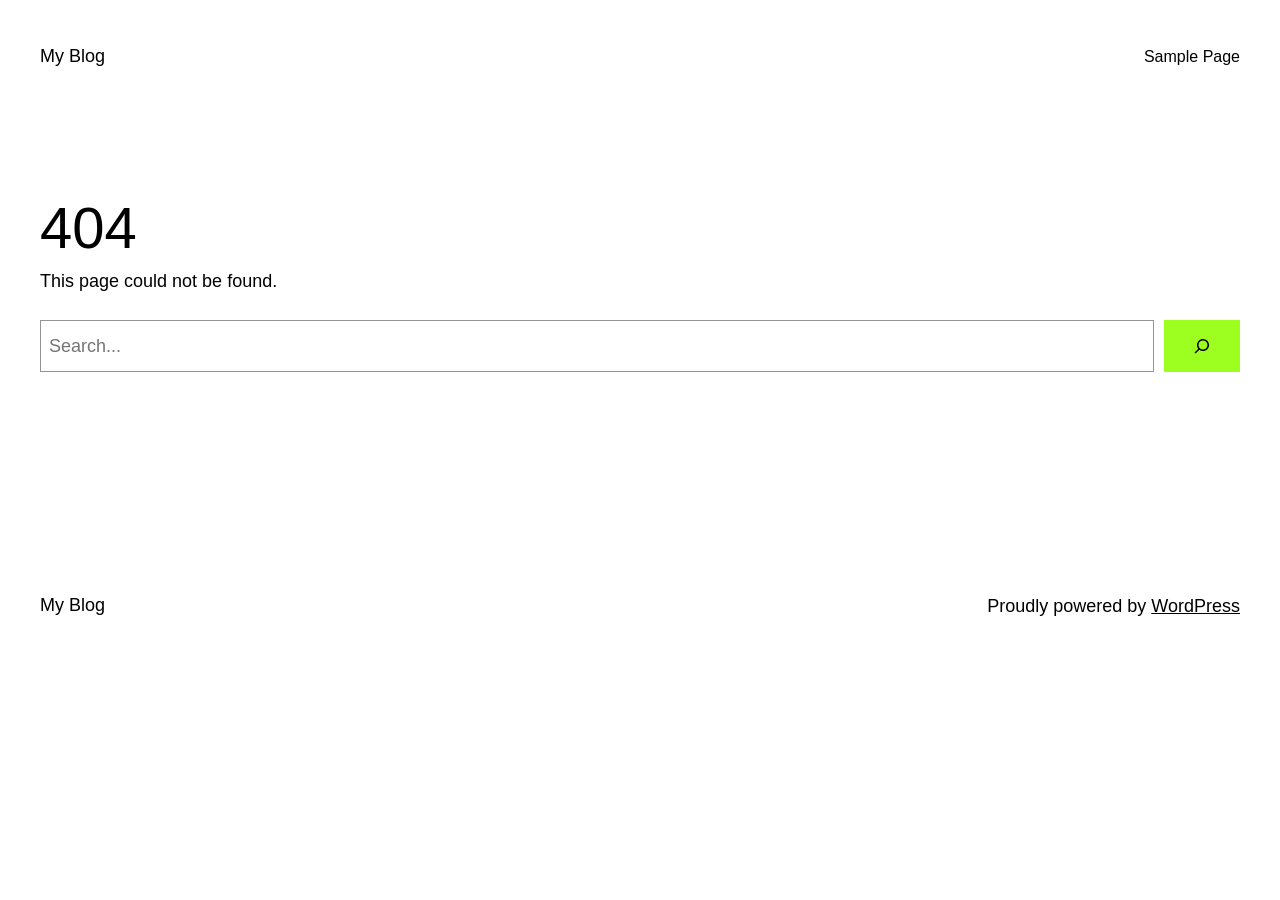
<file: css/fonts/glyphicons-halflings-regular.html>
<!DOCTYPE html>
<html lang="en-US">
<head>
	<meta charset="UTF-8" />
	<meta name="viewport" content="width=device-width, initial-scale=1" />
<meta name='robots' content='max-image-preview:large' />
<title>Page not found &#8211; My Blog</title>
<link rel="alternate" type="application/rss+xml" title="My Blog &raquo; Feed" href="https://demoxml.com/feed/" />
<link rel="alternate" type="application/rss+xml" title="My Blog &raquo; Comments Feed" href="https://demoxml.com/comments/feed/" />
<style id='wp-img-auto-sizes-contain-inline-css'>
img:is([sizes=auto i],[sizes^="auto," i]){contain-intrinsic-size:3000px 1500px}
/*# sourceURL=wp-img-auto-sizes-contain-inline-css */
</style>

<style id='wp-block-site-title-inline-css'>
.wp-block-site-title{box-sizing:border-box}.wp-block-site-title :where(a){color:inherit;font-family:inherit;font-size:inherit;font-style:inherit;font-weight:inherit;letter-spacing:inherit;line-height:inherit;text-decoration:inherit}
/*# sourceURL=https://demoxml.com/wp-includes/blocks/site-title/style.min.css */
</style>
<style id='wp-block-page-list-inline-css'>
.wp-block-navigation .wp-block-page-list{align-items:var(--navigation-layout-align,initial);background-color:inherit;display:flex;flex-direction:var(--navigation-layout-direction,initial);flex-wrap:var(--navigation-layout-wrap,wrap);justify-content:var(--navigation-layout-justify,initial)}.wp-block-navigation .wp-block-navigation-item{background-color:inherit}.wp-block-page-list{box-sizing:border-box}
/*# sourceURL=https://demoxml.com/wp-includes/blocks/page-list/style.min.css */
</style>
<style id='wp-block-navigation-inline-css'>
.wp-block-navigation{position:relative}.wp-block-navigation ul{margin-bottom:0;margin-left:0;margin-top:0;padding-left:0}.wp-block-navigation ul,.wp-block-navigation ul li{list-style:none;padding:0}.wp-block-navigation .wp-block-navigation-item{align-items:center;background-color:inherit;display:flex;position:relative}.wp-block-navigation .wp-block-navigation-item .wp-block-navigation__submenu-container:empty{display:none}.wp-block-navigation .wp-block-navigation-item__content{display:block;z-index:1}.wp-block-navigation .wp-block-navigation-item__content.wp-block-navigation-item__content{color:inherit}.wp-block-navigation.has-text-decoration-underline .wp-block-navigation-item__content,.wp-block-navigation.has-text-decoration-underline .wp-block-navigation-item__content:active,.wp-block-navigation.has-text-decoration-underline .wp-block-navigation-item__content:focus{text-decoration:underline}.wp-block-navigation.has-text-decoration-line-through .wp-block-navigation-item__content,.wp-block-navigation.has-text-decoration-line-through .wp-block-navigation-item__content:active,.wp-block-navigation.has-text-decoration-line-through .wp-block-navigation-item__content:focus{text-decoration:line-through}.wp-block-navigation :where(a),.wp-block-navigation :where(a:active),.wp-block-navigation :where(a:focus){text-decoration:none}.wp-block-navigation .wp-block-navigation__submenu-icon{align-self:center;background-color:inherit;border:none;color:currentColor;display:inline-block;font-size:inherit;height:.6em;line-height:0;margin-left:.25em;padding:0;width:.6em}.wp-block-navigation .wp-block-navigation__submenu-icon svg{display:inline-block;stroke:currentColor;height:inherit;margin-top:.075em;width:inherit}.wp-block-navigation{--navigation-layout-justification-setting:flex-start;--navigation-layout-direction:row;--navigation-layout-wrap:wrap;--navigation-layout-justify:flex-start;--navigation-layout-align:center}.wp-block-navigation.is-vertical{--navigation-layout-direction:column;--navigation-layout-justify:initial;--navigation-layout-align:flex-start}.wp-block-navigation.no-wrap{--navigation-layout-wrap:nowrap}.wp-block-navigation.items-justified-center{--navigation-layout-justification-setting:center;--navigation-layout-justify:center}.wp-block-navigation.items-justified-center.is-vertical{--navigation-layout-align:center}.wp-block-navigation.items-justified-right{--navigation-layout-justification-setting:flex-end;--navigation-layout-justify:flex-end}.wp-block-navigation.items-justified-right.is-vertical{--navigation-layout-align:flex-end}.wp-block-navigation.items-justified-space-between{--navigation-layout-justification-setting:space-between;--navigation-layout-justify:space-between}.wp-block-navigation .has-child .wp-block-navigation__submenu-container{align-items:normal;background-color:inherit;color:inherit;display:flex;flex-direction:column;opacity:0;position:absolute;z-index:2}@media not (prefers-reduced-motion){.wp-block-navigation .has-child .wp-block-navigation__submenu-container{transition:opacity .1s linear}}.wp-block-navigation .has-child .wp-block-navigation__submenu-container{height:0;overflow:hidden;visibility:hidden;width:0}.wp-block-navigation .has-child .wp-block-navigation__submenu-container>.wp-block-navigation-item>.wp-block-navigation-item__content{display:flex;flex-grow:1;padding:.5em 1em}.wp-block-navigation .has-child .wp-block-navigation__submenu-container>.wp-block-navigation-item>.wp-block-navigation-item__content .wp-block-navigation__submenu-icon{margin-left:auto;margin-right:0}.wp-block-navigation .has-child .wp-block-navigation__submenu-container .wp-block-navigation-item__content{margin:0}.wp-block-navigation .has-child .wp-block-navigation__submenu-container{left:-1px;top:100%}@media (min-width:782px){.wp-block-navigation .has-child .wp-block-navigation__submenu-container .wp-block-navigation__submenu-container{left:100%;top:-1px}.wp-block-navigation .has-child .wp-block-navigation__submenu-container .wp-block-navigation__submenu-container:before{background:#0000;content:"";display:block;height:100%;position:absolute;right:100%;width:.5em}.wp-block-navigation .has-child .wp-block-navigation__submenu-container .wp-block-navigation__submenu-icon{margin-right:.25em}.wp-block-navigation .has-child .wp-block-navigation__submenu-container .wp-block-navigation__submenu-icon svg{transform:rotate(-90deg)}}.wp-block-navigation .has-child .wp-block-navigation-submenu__toggle[aria-expanded=true]~.wp-block-navigation__submenu-container,.wp-block-navigation .has-child:not(.open-on-click):hover>.wp-block-navigation__submenu-container,.wp-block-navigation .has-child:not(.open-on-click):not(.open-on-hover-click):focus-within>.wp-block-navigation__submenu-container{height:auto;min-width:200px;opacity:1;overflow:visible;visibility:visible;width:auto}.wp-block-navigation.has-background .has-child .wp-block-navigation__submenu-container{left:0;top:100%}@media (min-width:782px){.wp-block-navigation.has-background .has-child .wp-block-navigation__submenu-container .wp-block-navigation__submenu-container{left:100%;top:0}}.wp-block-navigation-submenu{display:flex;position:relative}.wp-block-navigation-submenu .wp-block-navigation__submenu-icon svg{stroke:currentColor}button.wp-block-navigation-item__content{background-color:initial;border:none;color:currentColor;font-family:inherit;font-size:inherit;font-style:inherit;font-weight:inherit;letter-spacing:inherit;line-height:inherit;text-align:left;text-transform:inherit}.wp-block-navigation-submenu__toggle{cursor:pointer}.wp-block-navigation-submenu__toggle[aria-expanded=true]+.wp-block-navigation__submenu-icon>svg,.wp-block-navigation-submenu__toggle[aria-expanded=true]>svg{transform:rotate(180deg)}.wp-block-navigation-item.open-on-click .wp-block-navigation-submenu__toggle{padding-left:0;padding-right:.85em}.wp-block-navigation-item.open-on-click .wp-block-navigation-submenu__toggle+.wp-block-navigation__submenu-icon{margin-left:-.6em;pointer-events:none}.wp-block-navigation-item.open-on-click button.wp-block-navigation-item__content:not(.wp-block-navigation-submenu__toggle){padding:0}.wp-block-navigation .wp-block-page-list,.wp-block-navigation__container,.wp-block-navigation__responsive-close,.wp-block-navigation__responsive-container,.wp-block-navigation__responsive-container-content,.wp-block-navigation__responsive-dialog{gap:inherit}:where(.wp-block-navigation.has-background .wp-block-navigation-item a:not(.wp-element-button)),:where(.wp-block-navigation.has-background .wp-block-navigation-submenu a:not(.wp-element-button)){padding:.5em 1em}:where(.wp-block-navigation .wp-block-navigation__submenu-container .wp-block-navigation-item a:not(.wp-element-button)),:where(.wp-block-navigation .wp-block-navigation__submenu-container .wp-block-navigation-submenu a:not(.wp-element-button)),:where(.wp-block-navigation .wp-block-navigation__submenu-container .wp-block-navigation-submenu button.wp-block-navigation-item__content),:where(.wp-block-navigation .wp-block-navigation__submenu-container .wp-block-pages-list__item button.wp-block-navigation-item__content){padding:.5em 1em}.wp-block-navigation.items-justified-right .wp-block-navigation__container .has-child .wp-block-navigation__submenu-container,.wp-block-navigation.items-justified-right .wp-block-page-list>.has-child .wp-block-navigation__submenu-container,.wp-block-navigation.items-justified-space-between .wp-block-page-list>.has-child:last-child .wp-block-navigation__submenu-container,.wp-block-navigation.items-justified-space-between>.wp-block-navigation__container>.has-child:last-child .wp-block-navigation__submenu-container{left:auto;right:0}.wp-block-navigation.items-justified-right .wp-block-navigation__container .has-child .wp-block-navigation__submenu-container .wp-block-navigation__submenu-container,.wp-block-navigation.items-justified-right .wp-block-page-list>.has-child .wp-block-navigation__submenu-container .wp-block-navigation__submenu-container,.wp-block-navigation.items-justified-space-between .wp-block-page-list>.has-child:last-child .wp-block-navigation__submenu-container .wp-block-navigation__submenu-container,.wp-block-navigation.items-justified-space-between>.wp-block-navigation__container>.has-child:last-child .wp-block-navigation__submenu-container .wp-block-navigation__submenu-container{left:-1px;right:-1px}@media (min-width:782px){.wp-block-navigation.items-justified-right .wp-block-navigation__container .has-child .wp-block-navigation__submenu-container .wp-block-navigation__submenu-container,.wp-block-navigation.items-justified-right .wp-block-page-list>.has-child .wp-block-navigation__submenu-container .wp-block-navigation__submenu-container,.wp-block-navigation.items-justified-space-between .wp-block-page-list>.has-child:last-child .wp-block-navigation__submenu-container .wp-block-navigation__submenu-container,.wp-block-navigation.items-justified-space-between>.wp-block-navigation__container>.has-child:last-child .wp-block-navigation__submenu-container .wp-block-navigation__submenu-container{left:auto;right:100%}}.wp-block-navigation:not(.has-background) .wp-block-navigation__submenu-container{background-color:#fff;border:1px solid #00000026}.wp-block-navigation.has-background .wp-block-navigation__submenu-container{background-color:inherit}.wp-block-navigation:not(.has-text-color) .wp-block-navigation__submenu-container{color:#000}.wp-block-navigation__container{align-items:var(--navigation-layout-align,initial);display:flex;flex-direction:var(--navigation-layout-direction,initial);flex-wrap:var(--navigation-layout-wrap,wrap);justify-content:var(--navigation-layout-justify,initial);list-style:none;margin:0;padding-left:0}.wp-block-navigation__container .is-responsive{display:none}.wp-block-navigation__container:only-child,.wp-block-page-list:only-child{flex-grow:1}@keyframes overlay-menu__fade-in-animation{0%{opacity:0;transform:translateY(.5em)}to{opacity:1;transform:translateY(0)}}.wp-block-navigation__responsive-container{bottom:0;display:none;left:0;position:fixed;right:0;top:0}.wp-block-navigation__responsive-container :where(.wp-block-navigation-item a){color:inherit}.wp-block-navigation__responsive-container .wp-block-navigation__responsive-container-content{align-items:var(--navigation-layout-align,initial);display:flex;flex-direction:var(--navigation-layout-direction,initial);flex-wrap:var(--navigation-layout-wrap,wrap);justify-content:var(--navigation-layout-justify,initial)}.wp-block-navigation__responsive-container:not(.is-menu-open.is-menu-open){background-color:inherit!important;color:inherit!important}.wp-block-navigation__responsive-container.is-menu-open{background-color:inherit;display:flex;flex-direction:column}@media not (prefers-reduced-motion){.wp-block-navigation__responsive-container.is-menu-open{animation:overlay-menu__fade-in-animation .1s ease-out;animation-fill-mode:forwards}}.wp-block-navigation__responsive-container.is-menu-open{overflow:auto;padding:clamp(1rem,var(--wp--style--root--padding-top),20rem) clamp(1rem,var(--wp--style--root--padding-right),20rem) clamp(1rem,var(--wp--style--root--padding-bottom),20rem) clamp(1rem,var(--wp--style--root--padding-left),20rem);z-index:100000}.wp-block-navigation__responsive-container.is-menu-open .wp-block-navigation__responsive-container-content{align-items:var(--navigation-layout-justification-setting,inherit);display:flex;flex-direction:column;flex-wrap:nowrap;overflow:visible;padding-top:calc(2rem + 24px)}.wp-block-navigation__responsive-container.is-menu-open .wp-block-navigation__responsive-container-content,.wp-block-navigation__responsive-container.is-menu-open .wp-block-navigation__responsive-container-content .wp-block-navigation__container,.wp-block-navigation__responsive-container.is-menu-open .wp-block-navigation__responsive-container-content .wp-block-page-list{justify-content:flex-start}.wp-block-navigation__responsive-container.is-menu-open .wp-block-navigation__responsive-container-content .wp-block-navigation__submenu-icon{display:none}.wp-block-navigation__responsive-container.is-menu-open .wp-block-navigation__responsive-container-content .has-child .wp-block-navigation__submenu-container{border:none;height:auto;min-width:200px;opacity:1;overflow:initial;padding-left:2rem;padding-right:2rem;position:static;visibility:visible;width:auto}.wp-block-navigation__responsive-container.is-menu-open .wp-block-navigation__responsive-container-content .wp-block-navigation__container,.wp-block-navigation__responsive-container.is-menu-open .wp-block-navigation__responsive-container-content .wp-block-navigation__submenu-container{gap:inherit}.wp-block-navigation__responsive-container.is-menu-open .wp-block-navigation__responsive-container-content .wp-block-navigation__submenu-container{padding-top:var(--wp--style--block-gap,2em)}.wp-block-navigation__responsive-container.is-menu-open .wp-block-navigation__responsive-container-content .wp-block-navigation-item__content{padding:0}.wp-block-navigation__responsive-container.is-menu-open .wp-block-navigation__responsive-container-content .wp-block-navigation-item,.wp-block-navigation__responsive-container.is-menu-open .wp-block-navigation__responsive-container-content .wp-block-navigation__container,.wp-block-navigation__responsive-container.is-menu-open .wp-block-navigation__responsive-container-content .wp-block-page-list{align-items:var(--navigation-layout-justification-setting,initial);display:flex;flex-direction:column}.wp-block-navigation__responsive-container.is-menu-open .wp-block-navigation-item,.wp-block-navigation__responsive-container.is-menu-open .wp-block-navigation-item .wp-block-navigation__submenu-container,.wp-block-navigation__responsive-container.is-menu-open .wp-block-navigation__container,.wp-block-navigation__responsive-container.is-menu-open .wp-block-page-list{background:#0000!important;color:inherit!important}.wp-block-navigation__responsive-container.is-menu-open .wp-block-navigation__submenu-container.wp-block-navigation__submenu-container.wp-block-navigation__submenu-container.wp-block-navigation__submenu-container{left:auto;right:auto}@media (min-width:600px){.wp-block-navigation__responsive-container:not(.hidden-by-default):not(.is-menu-open){background-color:inherit;display:block;position:relative;width:100%;z-index:auto}.wp-block-navigation__responsive-container:not(.hidden-by-default):not(.is-menu-open) .wp-block-navigation__responsive-container-close{display:none}.wp-block-navigation__responsive-container.is-menu-open .wp-block-navigation__submenu-container.wp-block-navigation__submenu-container.wp-block-navigation__submenu-container.wp-block-navigation__submenu-container{left:0}}.wp-block-navigation:not(.has-background) .wp-block-navigation__responsive-container.is-menu-open{background-color:#fff}.wp-block-navigation:not(.has-text-color) .wp-block-navigation__responsive-container.is-menu-open{color:#000}.wp-block-navigation__toggle_button_label{font-size:1rem;font-weight:700}.wp-block-navigation__responsive-container-close,.wp-block-navigation__responsive-container-open{background:#0000;border:none;color:currentColor;cursor:pointer;margin:0;padding:0;text-transform:inherit;vertical-align:middle}.wp-block-navigation__responsive-container-close svg,.wp-block-navigation__responsive-container-open svg{fill:currentColor;display:block;height:24px;pointer-events:none;width:24px}.wp-block-navigation__responsive-container-open{display:flex}.wp-block-navigation__responsive-container-open.wp-block-navigation__responsive-container-open.wp-block-navigation__responsive-container-open{font-family:inherit;font-size:inherit;font-weight:inherit}@media (min-width:600px){.wp-block-navigation__responsive-container-open:not(.always-shown){display:none}}.wp-block-navigation__responsive-container-close{position:absolute;right:0;top:0;z-index:2}.wp-block-navigation__responsive-container-close.wp-block-navigation__responsive-container-close.wp-block-navigation__responsive-container-close{font-family:inherit;font-size:inherit;font-weight:inherit}.wp-block-navigation__responsive-close{width:100%}.has-modal-open .wp-block-navigation__responsive-close{margin-left:auto;margin-right:auto;max-width:var(--wp--style--global--wide-size,100%)}.wp-block-navigation__responsive-close:focus{outline:none}.is-menu-open .wp-block-navigation__responsive-close,.is-menu-open .wp-block-navigation__responsive-container-content,.is-menu-open .wp-block-navigation__responsive-dialog{box-sizing:border-box}.wp-block-navigation__responsive-dialog{position:relative}.has-modal-open .admin-bar .is-menu-open .wp-block-navigation__responsive-dialog{margin-top:46px}@media (min-width:782px){.has-modal-open .admin-bar .is-menu-open .wp-block-navigation__responsive-dialog{margin-top:32px}}html.has-modal-open{overflow:hidden}
/*# sourceURL=https://demoxml.com/wp-includes/blocks/navigation/style.min.css */
</style>
<style id='wp-block-group-inline-css'>
.wp-block-group{box-sizing:border-box}:where(.wp-block-group.wp-block-group-is-layout-constrained){position:relative}
/*# sourceURL=https://demoxml.com/wp-includes/blocks/group/style.min.css */
</style>
<style id='wp-block-spacer-inline-css'>
.wp-block-spacer{clear:both}
/*# sourceURL=https://demoxml.com/wp-includes/blocks/spacer/style.min.css */
</style>
<style id='wp-block-heading-inline-css'>
h1:where(.wp-block-heading).has-background,h2:where(.wp-block-heading).has-background,h3:where(.wp-block-heading).has-background,h4:where(.wp-block-heading).has-background,h5:where(.wp-block-heading).has-background,h6:where(.wp-block-heading).has-background{padding:1.25em 2.375em}h1.has-text-align-left[style*=writing-mode]:where([style*=vertical-lr]),h1.has-text-align-right[style*=writing-mode]:where([style*=vertical-rl]),h2.has-text-align-left[style*=writing-mode]:where([style*=vertical-lr]),h2.has-text-align-right[style*=writing-mode]:where([style*=vertical-rl]),h3.has-text-align-left[style*=writing-mode]:where([style*=vertical-lr]),h3.has-text-align-right[style*=writing-mode]:where([style*=vertical-rl]),h4.has-text-align-left[style*=writing-mode]:where([style*=vertical-lr]),h4.has-text-align-right[style*=writing-mode]:where([style*=vertical-rl]),h5.has-text-align-left[style*=writing-mode]:where([style*=vertical-lr]),h5.has-text-align-right[style*=writing-mode]:where([style*=vertical-rl]),h6.has-text-align-left[style*=writing-mode]:where([style*=vertical-lr]),h6.has-text-align-right[style*=writing-mode]:where([style*=vertical-rl]){rotate:180deg}
/*# sourceURL=https://demoxml.com/wp-includes/blocks/heading/style.min.css */
</style>
<style id='wp-block-paragraph-inline-css'>
.is-small-text{font-size:.875em}.is-regular-text{font-size:1em}.is-large-text{font-size:2.25em}.is-larger-text{font-size:3em}.has-drop-cap:not(:focus):first-letter{float:left;font-size:8.4em;font-style:normal;font-weight:100;line-height:.68;margin:.05em .1em 0 0;text-transform:uppercase}body.rtl .has-drop-cap:not(:focus):first-letter{float:none;margin-left:.1em}p.has-drop-cap.has-background{overflow:hidden}:root :where(p.has-background){padding:1.25em 2.375em}:where(p.has-text-color:not(.has-link-color)) a{color:inherit}p.has-text-align-left[style*="writing-mode:vertical-lr"],p.has-text-align-right[style*="writing-mode:vertical-rl"]{rotate:180deg}
/*# sourceURL=https://demoxml.com/wp-includes/blocks/paragraph/style.min.css */
</style>
<style id='wp-block-search-inline-css'>
.wp-block-search__button{margin-left:10px;word-break:normal}.wp-block-search__button.has-icon{line-height:0}.wp-block-search__button svg{height:1.25em;min-height:24px;min-width:24px;width:1.25em;fill:currentColor;vertical-align:text-bottom}:where(.wp-block-search__button){border:1px solid #ccc;padding:6px 10px}.wp-block-search__inside-wrapper{display:flex;flex:auto;flex-wrap:nowrap;max-width:100%}.wp-block-search__label{width:100%}.wp-block-search.wp-block-search__button-only .wp-block-search__button{box-sizing:border-box;display:flex;flex-shrink:0;justify-content:center;margin-left:0;max-width:100%}.wp-block-search.wp-block-search__button-only .wp-block-search__inside-wrapper{min-width:0!important;transition-property:width}.wp-block-search.wp-block-search__button-only .wp-block-search__input{flex-basis:100%;transition-duration:.3s}.wp-block-search.wp-block-search__button-only.wp-block-search__searchfield-hidden,.wp-block-search.wp-block-search__button-only.wp-block-search__searchfield-hidden .wp-block-search__inside-wrapper{overflow:hidden}.wp-block-search.wp-block-search__button-only.wp-block-search__searchfield-hidden .wp-block-search__input{border-left-width:0!important;border-right-width:0!important;flex-basis:0;flex-grow:0;margin:0;min-width:0!important;padding-left:0!important;padding-right:0!important;width:0!important}:where(.wp-block-search__input){appearance:none;border:1px solid #949494;flex-grow:1;font-family:inherit;font-size:inherit;font-style:inherit;font-weight:inherit;letter-spacing:inherit;line-height:inherit;margin-left:0;margin-right:0;min-width:3rem;padding:8px;text-decoration:unset!important;text-transform:inherit}:where(.wp-block-search__button-inside .wp-block-search__inside-wrapper){background-color:#fff;border:1px solid #949494;box-sizing:border-box;padding:4px}:where(.wp-block-search__button-inside .wp-block-search__inside-wrapper) .wp-block-search__input{border:none;border-radius:0;padding:0 4px}:where(.wp-block-search__button-inside .wp-block-search__inside-wrapper) .wp-block-search__input:focus{outline:none}:where(.wp-block-search__button-inside .wp-block-search__inside-wrapper) :where(.wp-block-search__button){padding:4px 8px}.wp-block-search.aligncenter .wp-block-search__inside-wrapper{margin:auto}.wp-block[data-align=right] .wp-block-search.wp-block-search__button-only .wp-block-search__inside-wrapper{float:right}
/*# sourceURL=https://demoxml.com/wp-includes/blocks/search/style.min.css */
</style>
<style id='wp-emoji-styles-inline-css'>

	img.wp-smiley, img.emoji {
		display: inline !important;
		border: none !important;
		box-shadow: none !important;
		height: 1em !important;
		width: 1em !important;
		margin: 0 0.07em !important;
		vertical-align: -0.1em !important;
		background: none !important;
		padding: 0 !important;
	}
/*# sourceURL=wp-emoji-styles-inline-css */
</style>
<style id='wp-block-library-inline-css'>
:root{--wp-block-synced-color:#7a00df;--wp-block-synced-color--rgb:122,0,223;--wp-bound-block-color:var(--wp-block-synced-color);--wp-editor-canvas-background:#ddd;--wp-admin-theme-color:#007cba;--wp-admin-theme-color--rgb:0,124,186;--wp-admin-theme-color-darker-10:#006ba1;--wp-admin-theme-color-darker-10--rgb:0,107,160.5;--wp-admin-theme-color-darker-20:#005a87;--wp-admin-theme-color-darker-20--rgb:0,90,135;--wp-admin-border-width-focus:2px}@media (min-resolution:192dpi){:root{--wp-admin-border-width-focus:1.5px}}.wp-element-button{cursor:pointer}:root .has-very-light-gray-background-color{background-color:#eee}:root .has-very-dark-gray-background-color{background-color:#313131}:root .has-very-light-gray-color{color:#eee}:root .has-very-dark-gray-color{color:#313131}:root .has-vivid-green-cyan-to-vivid-cyan-blue-gradient-background{background:linear-gradient(135deg,#00d084,#0693e3)}:root .has-purple-crush-gradient-background{background:linear-gradient(135deg,#34e2e4,#4721fb 50%,#ab1dfe)}:root .has-hazy-dawn-gradient-background{background:linear-gradient(135deg,#faaca8,#dad0ec)}:root .has-subdued-olive-gradient-background{background:linear-gradient(135deg,#fafae1,#67a671)}:root .has-atomic-cream-gradient-background{background:linear-gradient(135deg,#fdd79a,#004a59)}:root .has-nightshade-gradient-background{background:linear-gradient(135deg,#330968,#31cdcf)}:root .has-midnight-gradient-background{background:linear-gradient(135deg,#020381,#2874fc)}:root{--wp--preset--font-size--normal:16px;--wp--preset--font-size--huge:42px}.has-regular-font-size{font-size:1em}.has-larger-font-size{font-size:2.625em}.has-normal-font-size{font-size:var(--wp--preset--font-size--normal)}.has-huge-font-size{font-size:var(--wp--preset--font-size--huge)}.has-text-align-center{text-align:center}.has-text-align-left{text-align:left}.has-text-align-right{text-align:right}.has-fit-text{white-space:nowrap!important}#end-resizable-editor-section{display:none}.aligncenter{clear:both}.items-justified-left{justify-content:flex-start}.items-justified-center{justify-content:center}.items-justified-right{justify-content:flex-end}.items-justified-space-between{justify-content:space-between}.screen-reader-text{border:0;clip-path:inset(50%);height:1px;margin:-1px;overflow:hidden;padding:0;position:absolute;width:1px;word-wrap:normal!important}.screen-reader-text:focus{background-color:#ddd;clip-path:none;color:#444;display:block;font-size:1em;height:auto;left:5px;line-height:normal;padding:15px 23px 14px;text-decoration:none;top:5px;width:auto;z-index:100000}html :where(.has-border-color){border-style:solid}html :where([style*=border-top-color]){border-top-style:solid}html :where([style*=border-right-color]){border-right-style:solid}html :where([style*=border-bottom-color]){border-bottom-style:solid}html :where([style*=border-left-color]){border-left-style:solid}html :where([style*=border-width]){border-style:solid}html :where([style*=border-top-width]){border-top-style:solid}html :where([style*=border-right-width]){border-right-style:solid}html :where([style*=border-bottom-width]){border-bottom-style:solid}html :where([style*=border-left-width]){border-left-style:solid}html :where(img[class*=wp-image-]){height:auto;max-width:100%}:where(figure){margin:0 0 1em}html :where(.is-position-sticky){--wp-admin--admin-bar--position-offset:var(--wp-admin--admin-bar--height,0px)}@media screen and (max-width:600px){html :where(.is-position-sticky){--wp-admin--admin-bar--position-offset:0px}}
/*# sourceURL=/wp-includes/css/dist/block-library/common.min.css */
</style>
<style id='global-styles-inline-css'>
:root{--wp--preset--aspect-ratio--square: 1;--wp--preset--aspect-ratio--4-3: 4/3;--wp--preset--aspect-ratio--3-4: 3/4;--wp--preset--aspect-ratio--3-2: 3/2;--wp--preset--aspect-ratio--2-3: 2/3;--wp--preset--aspect-ratio--16-9: 16/9;--wp--preset--aspect-ratio--9-16: 9/16;--wp--preset--color--black: #000000;--wp--preset--color--cyan-bluish-gray: #abb8c3;--wp--preset--color--white: #ffffff;--wp--preset--color--pale-pink: #f78da7;--wp--preset--color--vivid-red: #cf2e2e;--wp--preset--color--luminous-vivid-orange: #ff6900;--wp--preset--color--luminous-vivid-amber: #fcb900;--wp--preset--color--light-green-cyan: #7bdcb5;--wp--preset--color--vivid-green-cyan: #00d084;--wp--preset--color--pale-cyan-blue: #8ed1fc;--wp--preset--color--vivid-cyan-blue: #0693e3;--wp--preset--color--vivid-purple: #9b51e0;--wp--preset--color--base: #ffffff;--wp--preset--color--contrast: #000000;--wp--preset--color--primary: #9DFF20;--wp--preset--color--secondary: #345C00;--wp--preset--color--tertiary: #F6F6F6;--wp--preset--gradient--vivid-cyan-blue-to-vivid-purple: linear-gradient(135deg,rgb(6,147,227) 0%,rgb(155,81,224) 100%);--wp--preset--gradient--light-green-cyan-to-vivid-green-cyan: linear-gradient(135deg,rgb(122,220,180) 0%,rgb(0,208,130) 100%);--wp--preset--gradient--luminous-vivid-amber-to-luminous-vivid-orange: linear-gradient(135deg,rgb(252,185,0) 0%,rgb(255,105,0) 100%);--wp--preset--gradient--luminous-vivid-orange-to-vivid-red: linear-gradient(135deg,rgb(255,105,0) 0%,rgb(207,46,46) 100%);--wp--preset--gradient--very-light-gray-to-cyan-bluish-gray: linear-gradient(135deg,rgb(238,238,238) 0%,rgb(169,184,195) 100%);--wp--preset--gradient--cool-to-warm-spectrum: linear-gradient(135deg,rgb(74,234,220) 0%,rgb(151,120,209) 20%,rgb(207,42,186) 40%,rgb(238,44,130) 60%,rgb(251,105,98) 80%,rgb(254,248,76) 100%);--wp--preset--gradient--blush-light-purple: linear-gradient(135deg,rgb(255,206,236) 0%,rgb(152,150,240) 100%);--wp--preset--gradient--blush-bordeaux: linear-gradient(135deg,rgb(254,205,165) 0%,rgb(254,45,45) 50%,rgb(107,0,62) 100%);--wp--preset--gradient--luminous-dusk: linear-gradient(135deg,rgb(255,203,112) 0%,rgb(199,81,192) 50%,rgb(65,88,208) 100%);--wp--preset--gradient--pale-ocean: linear-gradient(135deg,rgb(255,245,203) 0%,rgb(182,227,212) 50%,rgb(51,167,181) 100%);--wp--preset--gradient--electric-grass: linear-gradient(135deg,rgb(202,248,128) 0%,rgb(113,206,126) 100%);--wp--preset--gradient--midnight: linear-gradient(135deg,rgb(2,3,129) 0%,rgb(40,116,252) 100%);--wp--preset--font-size--small: clamp(0.875rem, 0.875rem + ((1vw - 0.2rem) * 0.227), 1rem);--wp--preset--font-size--medium: clamp(1rem, 1rem + ((1vw - 0.2rem) * 0.227), 1.125rem);--wp--preset--font-size--large: clamp(1.75rem, 1.75rem + ((1vw - 0.2rem) * 0.227), 1.875rem);--wp--preset--font-size--x-large: 2.25rem;--wp--preset--font-size--xx-large: clamp(6.1rem, 6.1rem + ((1vw - 0.2rem) * 7.091), 10rem);--wp--preset--font-family--dm-sans: "DM Sans", sans-serif;--wp--preset--font-family--ibm-plex-mono: 'IBM Plex Mono', monospace;--wp--preset--font-family--inter: "Inter", sans-serif;--wp--preset--font-family--system-font: -apple-system,BlinkMacSystemFont,"Segoe UI",Roboto,Oxygen-Sans,Ubuntu,Cantarell,"Helvetica Neue",sans-serif;--wp--preset--font-family--source-serif-pro: "Source Serif Pro", serif;--wp--preset--spacing--20: 0.44rem;--wp--preset--spacing--30: clamp(1.5rem, 5vw, 2rem);--wp--preset--spacing--40: clamp(1.8rem, 1.8rem + ((1vw - 0.48rem) * 2.885), 3rem);--wp--preset--spacing--50: clamp(2.5rem, 8vw, 4.5rem);--wp--preset--spacing--60: clamp(3.75rem, 10vw, 7rem);--wp--preset--spacing--70: clamp(5rem, 5.25rem + ((1vw - 0.48rem) * 9.096), 8rem);--wp--preset--spacing--80: clamp(7rem, 14vw, 11rem);--wp--preset--shadow--natural: 6px 6px 9px rgba(0, 0, 0, 0.2);--wp--preset--shadow--deep: 12px 12px 50px rgba(0, 0, 0, 0.4);--wp--preset--shadow--sharp: 6px 6px 0px rgba(0, 0, 0, 0.2);--wp--preset--shadow--outlined: 6px 6px 0px -3px rgb(255, 255, 255), 6px 6px rgb(0, 0, 0);--wp--preset--shadow--crisp: 6px 6px 0px rgb(0, 0, 0);}:root { --wp--style--global--content-size: 650px;--wp--style--global--wide-size: 1200px; }:where(body) { margin: 0; }.wp-site-blocks { padding-top: var(--wp--style--root--padding-top); padding-bottom: var(--wp--style--root--padding-bottom); }.has-global-padding { padding-right: var(--wp--style--root--padding-right); padding-left: var(--wp--style--root--padding-left); }.has-global-padding > .alignfull { margin-right: calc(var(--wp--style--root--padding-right) * -1); margin-left: calc(var(--wp--style--root--padding-left) * -1); }.has-global-padding :where(:not(.alignfull.is-layout-flow) > .has-global-padding:not(.wp-block-block, .alignfull)) { padding-right: 0; padding-left: 0; }.has-global-padding :where(:not(.alignfull.is-layout-flow) > .has-global-padding:not(.wp-block-block, .alignfull)) > .alignfull { margin-left: 0; margin-right: 0; }.wp-site-blocks > .alignleft { float: left; margin-right: 2em; }.wp-site-blocks > .alignright { float: right; margin-left: 2em; }.wp-site-blocks > .aligncenter { justify-content: center; margin-left: auto; margin-right: auto; }:where(.wp-site-blocks) > * { margin-block-start: 1.5rem; margin-block-end: 0; }:where(.wp-site-blocks) > :first-child { margin-block-start: 0; }:where(.wp-site-blocks) > :last-child { margin-block-end: 0; }:root { --wp--style--block-gap: 1.5rem; }:root :where(.is-layout-flow) > :first-child{margin-block-start: 0;}:root :where(.is-layout-flow) > :last-child{margin-block-end: 0;}:root :where(.is-layout-flow) > *{margin-block-start: 1.5rem;margin-block-end: 0;}:root :where(.is-layout-constrained) > :first-child{margin-block-start: 0;}:root :where(.is-layout-constrained) > :last-child{margin-block-end: 0;}:root :where(.is-layout-constrained) > *{margin-block-start: 1.5rem;margin-block-end: 0;}:root :where(.is-layout-flex){gap: 1.5rem;}:root :where(.is-layout-grid){gap: 1.5rem;}.is-layout-flow > .alignleft{float: left;margin-inline-start: 0;margin-inline-end: 2em;}.is-layout-flow > .alignright{float: right;margin-inline-start: 2em;margin-inline-end: 0;}.is-layout-flow > .aligncenter{margin-left: auto !important;margin-right: auto !important;}.is-layout-constrained > .alignleft{float: left;margin-inline-start: 0;margin-inline-end: 2em;}.is-layout-constrained > .alignright{float: right;margin-inline-start: 2em;margin-inline-end: 0;}.is-layout-constrained > .aligncenter{margin-left: auto !important;margin-right: auto !important;}.is-layout-constrained > :where(:not(.alignleft):not(.alignright):not(.alignfull)){max-width: var(--wp--style--global--content-size);margin-left: auto !important;margin-right: auto !important;}.is-layout-constrained > .alignwide{max-width: var(--wp--style--global--wide-size);}body .is-layout-flex{display: flex;}.is-layout-flex{flex-wrap: wrap;align-items: center;}.is-layout-flex > :is(*, div){margin: 0;}body .is-layout-grid{display: grid;}.is-layout-grid > :is(*, div){margin: 0;}body{background-color: var(--wp--preset--color--base);color: var(--wp--preset--color--contrast);font-family: var(--wp--preset--font-family--system-font);font-size: var(--wp--preset--font-size--medium);line-height: 1.6;--wp--style--root--padding-top: var(--wp--preset--spacing--40);--wp--style--root--padding-right: var(--wp--preset--spacing--30);--wp--style--root--padding-bottom: var(--wp--preset--spacing--40);--wp--style--root--padding-left: var(--wp--preset--spacing--30);}a:where(:not(.wp-element-button)){color: var(--wp--preset--color--contrast);text-decoration: underline;}:root :where(a:where(:not(.wp-element-button)):hover){text-decoration: none;}:root :where(a:where(:not(.wp-element-button)):focus){text-decoration: underline dashed;}:root :where(a:where(:not(.wp-element-button)):active){color: var(--wp--preset--color--secondary);text-decoration: none;}h1, h2, h3, h4, h5, h6{font-weight: 400;line-height: 1.4;}h1{font-size: clamp(2.032rem, 2.032rem + ((1vw - 0.2rem) * 2.896), 3.625rem);line-height: 1.2;}h2{font-size: clamp(2.625rem, calc(2.625rem + ((1vw - 0.48rem) * 8.4135)), 3.25rem);line-height: 1.2;}h3{font-size: var(--wp--preset--font-size--x-large);}h4{font-size: var(--wp--preset--font-size--large);}h5{font-size: var(--wp--preset--font-size--medium);font-weight: 700;text-transform: uppercase;}h6{font-size: var(--wp--preset--font-size--medium);text-transform: uppercase;}:root :where(.wp-element-button, .wp-block-button__link){background-color: var(--wp--preset--color--primary);border-radius: 0;border-width: 0;color: var(--wp--preset--color--contrast);font-family: inherit;font-size: inherit;font-style: inherit;font-weight: inherit;letter-spacing: inherit;line-height: inherit;padding-top: calc(0.667em + 2px);padding-right: calc(1.333em + 2px);padding-bottom: calc(0.667em + 2px);padding-left: calc(1.333em + 2px);text-decoration: none;text-transform: inherit;}:root :where(.wp-element-button:visited, .wp-block-button__link:visited){color: var(--wp--preset--color--contrast);}:root :where(.wp-element-button:hover, .wp-block-button__link:hover){background-color: var(--wp--preset--color--contrast);color: var(--wp--preset--color--base);}:root :where(.wp-element-button:focus, .wp-block-button__link:focus){background-color: var(--wp--preset--color--contrast);color: var(--wp--preset--color--base);}:root :where(.wp-element-button:active, .wp-block-button__link:active){background-color: var(--wp--preset--color--secondary);color: var(--wp--preset--color--base);}.has-black-color{color: var(--wp--preset--color--black) !important;}.has-cyan-bluish-gray-color{color: var(--wp--preset--color--cyan-bluish-gray) !important;}.has-white-color{color: var(--wp--preset--color--white) !important;}.has-pale-pink-color{color: var(--wp--preset--color--pale-pink) !important;}.has-vivid-red-color{color: var(--wp--preset--color--vivid-red) !important;}.has-luminous-vivid-orange-color{color: var(--wp--preset--color--luminous-vivid-orange) !important;}.has-luminous-vivid-amber-color{color: var(--wp--preset--color--luminous-vivid-amber) !important;}.has-light-green-cyan-color{color: var(--wp--preset--color--light-green-cyan) !important;}.has-vivid-green-cyan-color{color: var(--wp--preset--color--vivid-green-cyan) !important;}.has-pale-cyan-blue-color{color: var(--wp--preset--color--pale-cyan-blue) !important;}.has-vivid-cyan-blue-color{color: var(--wp--preset--color--vivid-cyan-blue) !important;}.has-vivid-purple-color{color: var(--wp--preset--color--vivid-purple) !important;}.has-base-color{color: var(--wp--preset--color--base) !important;}.has-contrast-color{color: var(--wp--preset--color--contrast) !important;}.has-primary-color{color: var(--wp--preset--color--primary) !important;}.has-secondary-color{color: var(--wp--preset--color--secondary) !important;}.has-tertiary-color{color: var(--wp--preset--color--tertiary) !important;}.has-black-background-color{background-color: var(--wp--preset--color--black) !important;}.has-cyan-bluish-gray-background-color{background-color: var(--wp--preset--color--cyan-bluish-gray) !important;}.has-white-background-color{background-color: var(--wp--preset--color--white) !important;}.has-pale-pink-background-color{background-color: var(--wp--preset--color--pale-pink) !important;}.has-vivid-red-background-color{background-color: var(--wp--preset--color--vivid-red) !important;}.has-luminous-vivid-orange-background-color{background-color: var(--wp--preset--color--luminous-vivid-orange) !important;}.has-luminous-vivid-amber-background-color{background-color: var(--wp--preset--color--luminous-vivid-amber) !important;}.has-light-green-cyan-background-color{background-color: var(--wp--preset--color--light-green-cyan) !important;}.has-vivid-green-cyan-background-color{background-color: var(--wp--preset--color--vivid-green-cyan) !important;}.has-pale-cyan-blue-background-color{background-color: var(--wp--preset--color--pale-cyan-blue) !important;}.has-vivid-cyan-blue-background-color{background-color: var(--wp--preset--color--vivid-cyan-blue) !important;}.has-vivid-purple-background-color{background-color: var(--wp--preset--color--vivid-purple) !important;}.has-base-background-color{background-color: var(--wp--preset--color--base) !important;}.has-contrast-background-color{background-color: var(--wp--preset--color--contrast) !important;}.has-primary-background-color{background-color: var(--wp--preset--color--primary) !important;}.has-secondary-background-color{background-color: var(--wp--preset--color--secondary) !important;}.has-tertiary-background-color{background-color: var(--wp--preset--color--tertiary) !important;}.has-black-border-color{border-color: var(--wp--preset--color--black) !important;}.has-cyan-bluish-gray-border-color{border-color: var(--wp--preset--color--cyan-bluish-gray) !important;}.has-white-border-color{border-color: var(--wp--preset--color--white) !important;}.has-pale-pink-border-color{border-color: var(--wp--preset--color--pale-pink) !important;}.has-vivid-red-border-color{border-color: var(--wp--preset--color--vivid-red) !important;}.has-luminous-vivid-orange-border-color{border-color: var(--wp--preset--color--luminous-vivid-orange) !important;}.has-luminous-vivid-amber-border-color{border-color: var(--wp--preset--color--luminous-vivid-amber) !important;}.has-light-green-cyan-border-color{border-color: var(--wp--preset--color--light-green-cyan) !important;}.has-vivid-green-cyan-border-color{border-color: var(--wp--preset--color--vivid-green-cyan) !important;}.has-pale-cyan-blue-border-color{border-color: var(--wp--preset--color--pale-cyan-blue) !important;}.has-vivid-cyan-blue-border-color{border-color: var(--wp--preset--color--vivid-cyan-blue) !important;}.has-vivid-purple-border-color{border-color: var(--wp--preset--color--vivid-purple) !important;}.has-base-border-color{border-color: var(--wp--preset--color--base) !important;}.has-contrast-border-color{border-color: var(--wp--preset--color--contrast) !important;}.has-primary-border-color{border-color: var(--wp--preset--color--primary) !important;}.has-secondary-border-color{border-color: var(--wp--preset--color--secondary) !important;}.has-tertiary-border-color{border-color: var(--wp--preset--color--tertiary) !important;}.has-vivid-cyan-blue-to-vivid-purple-gradient-background{background: var(--wp--preset--gradient--vivid-cyan-blue-to-vivid-purple) !important;}.has-light-green-cyan-to-vivid-green-cyan-gradient-background{background: var(--wp--preset--gradient--light-green-cyan-to-vivid-green-cyan) !important;}.has-luminous-vivid-amber-to-luminous-vivid-orange-gradient-background{background: var(--wp--preset--gradient--luminous-vivid-amber-to-luminous-vivid-orange) !important;}.has-luminous-vivid-orange-to-vivid-red-gradient-background{background: var(--wp--preset--gradient--luminous-vivid-orange-to-vivid-red) !important;}.has-very-light-gray-to-cyan-bluish-gray-gradient-background{background: var(--wp--preset--gradient--very-light-gray-to-cyan-bluish-gray) !important;}.has-cool-to-warm-spectrum-gradient-background{background: var(--wp--preset--gradient--cool-to-warm-spectrum) !important;}.has-blush-light-purple-gradient-background{background: var(--wp--preset--gradient--blush-light-purple) !important;}.has-blush-bordeaux-gradient-background{background: var(--wp--preset--gradient--blush-bordeaux) !important;}.has-luminous-dusk-gradient-background{background: var(--wp--preset--gradient--luminous-dusk) !important;}.has-pale-ocean-gradient-background{background: var(--wp--preset--gradient--pale-ocean) !important;}.has-electric-grass-gradient-background{background: var(--wp--preset--gradient--electric-grass) !important;}.has-midnight-gradient-background{background: var(--wp--preset--gradient--midnight) !important;}.has-small-font-size{font-size: var(--wp--preset--font-size--small) !important;}.has-medium-font-size{font-size: var(--wp--preset--font-size--medium) !important;}.has-large-font-size{font-size: var(--wp--preset--font-size--large) !important;}.has-x-large-font-size{font-size: var(--wp--preset--font-size--x-large) !important;}.has-xx-large-font-size{font-size: var(--wp--preset--font-size--xx-large) !important;}.has-dm-sans-font-family{font-family: var(--wp--preset--font-family--dm-sans) !important;}.has-ibm-plex-mono-font-family{font-family: var(--wp--preset--font-family--ibm-plex-mono) !important;}.has-inter-font-family{font-family: var(--wp--preset--font-family--inter) !important;}.has-system-font-font-family{font-family: var(--wp--preset--font-family--system-font) !important;}.has-source-serif-pro-font-family{font-family: var(--wp--preset--font-family--source-serif-pro) !important;}
:root :where(.wp-block-navigation){font-size: var(--wp--preset--font-size--small);}
:root :where(.wp-block-navigation a:where(:not(.wp-element-button))){text-decoration: none;}
:root :where(.wp-block-navigation a:where(:not(.wp-element-button)):hover){text-decoration: underline;}
:root :where(.wp-block-navigation a:where(:not(.wp-element-button)):focus){text-decoration: underline dashed;}
:root :where(.wp-block-navigation a:where(:not(.wp-element-button)):active){text-decoration: none;}
:root :where(.wp-block-site-title){font-size: var(--wp--preset--font-size--medium);font-weight: normal;line-height: 1.4;}
:root :where(.wp-block-site-title a:where(:not(.wp-element-button))){text-decoration: none;}
:root :where(.wp-block-site-title a:where(:not(.wp-element-button)):hover){text-decoration: underline;}
:root :where(.wp-block-site-title a:where(:not(.wp-element-button)):focus){text-decoration: underline dashed;}
:root :where(.wp-block-site-title a:where(:not(.wp-element-button)):active){color: var(--wp--preset--color--secondary);text-decoration: none;}
/*# sourceURL=global-styles-inline-css */
</style>
<style id='core-block-supports-inline-css'>
.wp-container-core-navigation-is-layout-f665d2b5{justify-content:flex-end;}.wp-container-core-group-is-layout-bc8e6f51{justify-content:flex-start;}.wp-container-core-group-is-layout-45f8d3fc{justify-content:space-between;}.wp-container-core-group-is-layout-c07eba30{justify-content:space-between;}
/*# sourceURL=core-block-supports-inline-css */
</style>
<style id='wp-block-template-skip-link-inline-css'>

		.skip-link.screen-reader-text {
			border: 0;
			clip-path: inset(50%);
			height: 1px;
			margin: -1px;
			overflow: hidden;
			padding: 0;
			position: absolute !important;
			width: 1px;
			word-wrap: normal !important;
		}

		.skip-link.screen-reader-text:focus {
			background-color: #eee;
			clip-path: none;
			color: #444;
			display: block;
			font-size: 1em;
			height: auto;
			left: 5px;
			line-height: normal;
			padding: 15px 23px 14px;
			text-decoration: none;
			top: 5px;
			width: auto;
			z-index: 100000;
		}
/*# sourceURL=wp-block-template-skip-link-inline-css */
</style>
<link rel="https://api.w.org/" href="https://demoxml.com/wp-json/" /><link rel="EditURI" type="application/rsd+xml" title="RSD" href="https://demoxml.com/xmlrpc.php?rsd" />
<meta name="generator" content="WordPress 6.9.4" />
<script type="importmap" id="wp-importmap">
{"imports":{"@wordpress/interactivity":"https://demoxml.com/wp-includes/js/dist/script-modules/interactivity/index.min.js?ver=66c613f68580994bb00a"}}
</script>
<link rel="modulepreload" href="https://demoxml.com/wp-includes/js/dist/script-modules/interactivity/index.min.js?ver=66c613f68580994bb00a" id="@wordpress/interactivity-js-modulepreload" fetchpriority="low">
<style class='wp-fonts-local'>
@font-face{font-family:"DM Sans";font-style:normal;font-weight:400;font-display:fallback;src:url('https://demoxml.com/wp-content/themes/twentytwentythree/assets/fonts/dm-sans/DMSans-Regular.woff2') format('woff2');font-stretch:normal;}
@font-face{font-family:"DM Sans";font-style:italic;font-weight:400;font-display:fallback;src:url('https://demoxml.com/wp-content/themes/twentytwentythree/assets/fonts/dm-sans/DMSans-Regular-Italic.woff2') format('woff2');font-stretch:normal;}
@font-face{font-family:"DM Sans";font-style:normal;font-weight:700;font-display:fallback;src:url('https://demoxml.com/wp-content/themes/twentytwentythree/assets/fonts/dm-sans/DMSans-Bold.woff2') format('woff2');font-stretch:normal;}
@font-face{font-family:"DM Sans";font-style:italic;font-weight:700;font-display:fallback;src:url('https://demoxml.com/wp-content/themes/twentytwentythree/assets/fonts/dm-sans/DMSans-Bold-Italic.woff2') format('woff2');font-stretch:normal;}
@font-face{font-family:"IBM Plex Mono";font-style:normal;font-weight:300;font-display:block;src:url('https://demoxml.com/wp-content/themes/twentytwentythree/assets/fonts/ibm-plex-mono/IBMPlexMono-Light.woff2') format('woff2');font-stretch:normal;}
@font-face{font-family:"IBM Plex Mono";font-style:normal;font-weight:400;font-display:block;src:url('https://demoxml.com/wp-content/themes/twentytwentythree/assets/fonts/ibm-plex-mono/IBMPlexMono-Regular.woff2') format('woff2');font-stretch:normal;}
@font-face{font-family:"IBM Plex Mono";font-style:italic;font-weight:400;font-display:block;src:url('https://demoxml.com/wp-content/themes/twentytwentythree/assets/fonts/ibm-plex-mono/IBMPlexMono-Italic.woff2') format('woff2');font-stretch:normal;}
@font-face{font-family:"IBM Plex Mono";font-style:normal;font-weight:700;font-display:block;src:url('https://demoxml.com/wp-content/themes/twentytwentythree/assets/fonts/ibm-plex-mono/IBMPlexMono-Bold.woff2') format('woff2');font-stretch:normal;}
@font-face{font-family:Inter;font-style:normal;font-weight:200 900;font-display:fallback;src:url('https://demoxml.com/wp-content/themes/twentytwentythree/assets/fonts/inter/Inter-VariableFont_slnt,wght.ttf') format('truetype');font-stretch:normal;}
@font-face{font-family:"Source Serif Pro";font-style:normal;font-weight:200 900;font-display:fallback;src:url('https://demoxml.com/wp-content/themes/twentytwentythree/assets/fonts/source-serif-pro/SourceSerif4Variable-Roman.ttf.woff2') format('woff2');font-stretch:normal;}
@font-face{font-family:"Source Serif Pro";font-style:italic;font-weight:200 900;font-display:fallback;src:url('https://demoxml.com/wp-content/themes/twentytwentythree/assets/fonts/source-serif-pro/SourceSerif4Variable-Italic.ttf.woff2') format('woff2');font-stretch:normal;}
</style>
</head>

<body class="error404 wp-embed-responsive wp-theme-twentytwentythree">

<div class="wp-site-blocks"><header class="wp-block-template-part">
<div class="wp-block-group has-global-padding is-layout-constrained wp-block-group-is-layout-constrained">
	
	<div class="wp-block-group alignwide is-content-justification-space-between is-layout-flex wp-container-core-group-is-layout-45f8d3fc wp-block-group-is-layout-flex" style="padding-bottom:var(--wp--preset--spacing--40)">
		<p class="wp-block-site-title"><a href="https://demoxml.com" target="_self" rel="home">My Blog</a></p>
		
		<div class="wp-block-group is-content-justification-left is-layout-flex wp-container-core-group-is-layout-bc8e6f51 wp-block-group-is-layout-flex">
			<nav class="is-responsive items-justified-right wp-block-navigation is-content-justification-right is-layout-flex wp-container-core-navigation-is-layout-f665d2b5 wp-block-navigation-is-layout-flex" 
		 data-wp-interactive="core/navigation" data-wp-context='{"overlayOpenedBy":{"click":false,"hover":false,"focus":false},"type":"overlay","roleAttribute":"","ariaLabel":"Menu"}'><button aria-haspopup="dialog" aria-label="Open menu" class="wp-block-navigation__responsive-container-open" 
				data-wp-on--click="actions.openMenuOnClick"
				data-wp-on--keydown="actions.handleMenuKeydown"
			><svg width="24" height="24" xmlns="http://www.w3.org/2000/svg" viewBox="0 0 24 24" aria-hidden="true" focusable="false"><path d="M4 7.5h16v1.5H4z"></path><path d="M4 15h16v1.5H4z"></path></svg></button>
				<div class="wp-block-navigation__responsive-container"  id="modal-1" 
				data-wp-class--has-modal-open="state.isMenuOpen"
				data-wp-class--is-menu-open="state.isMenuOpen"
				data-wp-watch="callbacks.initMenu"
				data-wp-on--keydown="actions.handleMenuKeydown"
				data-wp-on--focusout="actions.handleMenuFocusout"
				tabindex="-1"
			>
					<div class="wp-block-navigation__responsive-close" tabindex="-1">
						<div class="wp-block-navigation__responsive-dialog" 
				data-wp-bind--aria-modal="state.ariaModal"
				data-wp-bind--aria-label="state.ariaLabel"
				data-wp-bind--role="state.roleAttribute"
			>
							<button aria-label="Close menu" class="wp-block-navigation__responsive-container-close" 
				data-wp-on--click="actions.closeMenuOnClick"
			><svg xmlns="http://www.w3.org/2000/svg" viewBox="0 0 24 24" width="24" height="24" aria-hidden="true" focusable="false"><path d="m13.06 12 6.47-6.47-1.06-1.06L12 10.94 5.53 4.47 4.47 5.53 10.94 12l-6.47 6.47 1.06 1.06L12 13.06l6.47 6.47 1.06-1.06L13.06 12Z"></path></svg></button>
							<div class="wp-block-navigation__responsive-container-content" 
				data-wp-watch="callbacks.focusFirstElement"
			 id="modal-1-content">
								<ul class="wp-block-navigation__container is-responsive items-justified-right wp-block-navigation"><ul class="wp-block-page-list"><li class="wp-block-pages-list__item wp-block-navigation-item open-on-hover-click"><a class="wp-block-pages-list__item__link wp-block-navigation-item__content" href="https://demoxml.com/sample-page/">Sample Page</a></li></ul></ul>
							</div>
						</div>
					</div>
				</div></nav>
		</div>
		
	</div>
	
</div>

</header>


<main class="wp-block-group has-global-padding is-layout-constrained wp-block-group-is-layout-constrained">
	
<div style="height:var(--wp--preset--spacing--30)" aria-hidden="true" class="wp-block-spacer"></div>



<h1 class="alignwide wp-block-heading">404</h1>



<div class="wp-block-group alignwide is-layout-flow wp-block-group-is-layout-flow" style="margin-top:5px">
	
	<p>This page could not be found.</p>
	

	<form role="search" method="get" action="https://demoxml.com/" class="wp-block-search__button-outside wp-block-search__icon-button aligncenter wp-block-search"    ><label class="wp-block-search__label screen-reader-text" for="wp-block-search__input-2" >Search</label><div class="wp-block-search__inside-wrapper"  style="width: 100%"><input class="wp-block-search__input" id="wp-block-search__input-2" placeholder="Search..." value="" type="search" name="s" required /><button aria-label="Search" class="wp-block-search__button has-icon wp-element-button" type="submit" ><svg class="search-icon" viewBox="0 0 24 24" width="24" height="24">
					<path d="M13 5c-3.3 0-6 2.7-6 6 0 1.4.5 2.7 1.3 3.7l-3.8 3.8 1.1 1.1 3.8-3.8c1 .8 2.3 1.3 3.7 1.3 3.3 0 6-2.7 6-6S16.3 5 13 5zm0 10.5c-2.5 0-4.5-2-4.5-4.5s2-4.5 4.5-4.5 4.5 2 4.5 4.5-2 4.5-4.5 4.5z"></path>
				</svg></button></div></form>
</div>



<div style="height:var(--wp--preset--spacing--70)" aria-hidden="true" class="wp-block-spacer"></div>


</main>


<footer class="wp-block-template-part">
<div class="wp-block-group has-global-padding is-layout-constrained wp-block-group-is-layout-constrained">
	
	<div class="wp-block-group alignwide is-content-justification-space-between is-layout-flex wp-container-core-group-is-layout-c07eba30 wp-block-group-is-layout-flex" style="padding-top:var(--wp--preset--spacing--40)">
		<p class="wp-block-site-title"><a href="https://demoxml.com" target="_self" rel="home">My Blog</a></p>
		
		<p class="has-text-align-right">
		Proudly powered by <a href="https://wordpress.org" rel="nofollow">WordPress</a>		</p>
		
	</div>
	
</div>


</footer>
</div>
<script type="speculationrules">
{"prefetch":[{"source":"document","where":{"and":[{"href_matches":"/*"},{"not":{"href_matches":["/wp-*.php","/wp-admin/*","/wp-content/uploads/*","/wp-content/*","/wp-content/plugins/*","/wp-content/themes/twentytwentythree/*","/*\\?(.+)"]}},{"not":{"selector_matches":"a[rel~=\"nofollow\"]"}},{"not":{"selector_matches":".no-prefetch, .no-prefetch a"}}]},"eagerness":"conservative"}]}
</script>
<script type="module" src="https://demoxml.com/wp-includes/js/dist/script-modules/block-library/navigation/view.min.js?ver=b0f909c3ec791c383210" id="@wordpress/block-library/navigation/view-js-module" fetchpriority="low" data-wp-router-options="{&quot;loadOnClientNavigation&quot;:true}"></script>
<script id="wp-block-template-skip-link-js-after">
	( function() {
		var skipLinkTarget = document.querySelector( 'main' ),
			sibling,
			skipLinkTargetID,
			skipLink;

		// Early exit if a skip-link target can't be located.
		if ( ! skipLinkTarget ) {
			return;
		}

		/*
		 * Get the site wrapper.
		 * The skip-link will be injected in the beginning of it.
		 */
		sibling = document.querySelector( '.wp-site-blocks' );

		// Early exit if the root element was not found.
		if ( ! sibling ) {
			return;
		}

		// Get the skip-link target's ID, and generate one if it doesn't exist.
		skipLinkTargetID = skipLinkTarget.id;
		if ( ! skipLinkTargetID ) {
			skipLinkTargetID = 'wp--skip-link--target';
			skipLinkTarget.id = skipLinkTargetID;
		}

		// Create the skip link.
		skipLink = document.createElement( 'a' );
		skipLink.classList.add( 'skip-link', 'screen-reader-text' );
		skipLink.id = 'wp-skip-link';
		skipLink.href = '#' + skipLinkTargetID;
		skipLink.innerText = 'Skip to content';

		// Inject the skip link.
		sibling.parentElement.insertBefore( skipLink, sibling );
	}() );
	
//# sourceURL=wp-block-template-skip-link-js-after
</script>
<script id="wp-emoji-settings" type="application/json">
{"baseUrl":"https://s.w.org/images/core/emoji/17.0.2/72x72/","ext":".png","svgUrl":"https://s.w.org/images/core/emoji/17.0.2/svg/","svgExt":".svg","source":{"concatemoji":"https://demoxml.com/wp-includes/js/wp-emoji-release.min.js?ver=6.9.4"}}
</script>
<script type="module">
/*! This file is auto-generated */
const a=JSON.parse(document.getElementById("wp-emoji-settings").textContent),o=(window._wpemojiSettings=a,"wpEmojiSettingsSupports"),s=["flag","emoji"];function i(e){try{var t={supportTests:e,timestamp:(new Date).valueOf()};sessionStorage.setItem(o,JSON.stringify(t))}catch(e){}}function c(e,t,n){e.clearRect(0,0,e.canvas.width,e.canvas.height),e.fillText(t,0,0);t=new Uint32Array(e.getImageData(0,0,e.canvas.width,e.canvas.height).data);e.clearRect(0,0,e.canvas.width,e.canvas.height),e.fillText(n,0,0);const a=new Uint32Array(e.getImageData(0,0,e.canvas.width,e.canvas.height).data);return t.every((e,t)=>e===a[t])}function p(e,t){e.clearRect(0,0,e.canvas.width,e.canvas.height),e.fillText(t,0,0);var n=e.getImageData(16,16,1,1);for(let e=0;e<n.data.length;e++)if(0!==n.data[e])return!1;return!0}function u(e,t,n,a){switch(t){case"flag":return n(e,"\ud83c\udff3\ufe0f\u200d\u26a7\ufe0f","\ud83c\udff3\ufe0f\u200b\u26a7\ufe0f")?!1:!n(e,"\ud83c\udde8\ud83c\uddf6","\ud83c\udde8\u200b\ud83c\uddf6")&&!n(e,"\ud83c\udff4\udb40\udc67\udb40\udc62\udb40\udc65\udb40\udc6e\udb40\udc67\udb40\udc7f","\ud83c\udff4\u200b\udb40\udc67\u200b\udb40\udc62\u200b\udb40\udc65\u200b\udb40\udc6e\u200b\udb40\udc67\u200b\udb40\udc7f");case"emoji":return!a(e,"\ud83e\u1fac8")}return!1}function f(e,t,n,a){let r;const o=(r="undefined"!=typeof WorkerGlobalScope&&self instanceof WorkerGlobalScope?new OffscreenCanvas(300,150):document.createElement("canvas")).getContext("2d",{willReadFrequently:!0}),s=(o.textBaseline="top",o.font="600 32px Arial",{});return e.forEach(e=>{s[e]=t(o,e,n,a)}),s}function r(e){var t=document.createElement("script");t.src=e,t.defer=!0,document.head.appendChild(t)}a.supports={everything:!0,everythingExceptFlag:!0},new Promise(t=>{let n=function(){try{var e=JSON.parse(sessionStorage.getItem(o));if("object"==typeof e&&"number"==typeof e.timestamp&&(new Date).valueOf()<e.timestamp+604800&&"object"==typeof e.supportTests)return e.supportTests}catch(e){}return null}();if(!n){if("undefined"!=typeof Worker&&"undefined"!=typeof OffscreenCanvas&&"undefined"!=typeof URL&&URL.createObjectURL&&"undefined"!=typeof Blob)try{var e="postMessage("+f.toString()+"("+[JSON.stringify(s),u.toString(),c.toString(),p.toString()].join(",")+"));",a=new Blob([e],{type:"text/javascript"});const r=new Worker(URL.createObjectURL(a),{name:"wpTestEmojiSupports"});return void(r.onmessage=e=>{i(n=e.data),r.terminate(),t(n)})}catch(e){}i(n=f(s,u,c,p))}t(n)}).then(e=>{for(const n in e)a.supports[n]=e[n],a.supports.everything=a.supports.everything&&a.supports[n],"flag"!==n&&(a.supports.everythingExceptFlag=a.supports.everythingExceptFlag&&a.supports[n]);var t;a.supports.everythingExceptFlag=a.supports.everythingExceptFlag&&!a.supports.flag,a.supports.everything||((t=a.source||{}).concatemoji?r(t.concatemoji):t.wpemoji&&t.twemoji&&(r(t.twemoji),r(t.wpemoji)))});
//# sourceURL=https://demoxml.com/wp-includes/js/wp-emoji-loader.min.js
</script>
</body>
</html>


<!-- Page cached by LiteSpeed Cache 7.8.1 on 2026-04-18 15:23:25 -->
<!--
Performance optimized by W3 Total Cache. Learn more: https://www.boldgrid.com/w3-total-cache/?utm_source=w3tc&utm_medium=footer_comment&utm_campaign=free_plugin

Object Caching 0/0 objects using APC
Page Caching using APC{w3tc_pagecache_reject_reason}

Served from: demoxml.com @ 2026-04-18 15:23:25 by W3 Total Cache
-->
</file>
<file: css/main.css>
/* MENU CONFIGURATION
**********************************************************/
.ownmenu {
	width: 100%;
	padding: 0;
	margin: 0;
	position: relative;
	float: left;
	list-style: none;
}
.ownmenu li {
	display: inline-block;
	float: left;
}
.ownmenu a {
	-o-transition: all .3s linear;
	-webkit-transition: all .3s linear;
	-moz-transition: all .3s linear;
	transition: all .3s linear;
	outline: none;
	z-index: 10;
}
.ownmenu li {
}
/* DROPDOWN CONFIGURATION
**********************************************************/
.ownmenu ul.dropdown, .ownmenu ul.dropdown li ul.dropdown {
	list-style: none;
	margin: 0;
	padding: 0;
	display: none;
	position: absolute;
	z-index: 99;
	padding-left: 0px;
	width: 250px;
	background: none;
}
.ownmenu ul.dropdown li ul.dropdown {
	left: 100%;
	top: inherit;
	background: #272727;
}
header nav .ownmenu ul.dropdown .indicator {
	display: block;
	left: -15px;
	margin-left: 0px;
}
.ownmenu ul.dropdown li {
	clear: both;
	width: 100%;
}
.ownmenu ul.dropdown li a {
	width: 100%;
	padding: 12px 24px 12px;
	display: inline-block;
	float: left;
	clear: both;
	text-decoration: none;
	color: #999;
	box-sizing: border-box;
	-moz-box-sizing: border-box;
	-webkit-box-sizing: border-box;
}
.ownmenu ul.dropdown li:hover > a {
	color: #fff !important;
}
/* dropdowns to left side */
.ownmenu ul.dropdown li ul.dropdown.left {
	left: auto;
	right: 100%;
}
/* SUBMENU INDICATORS
**********************************************************/
.ownmenu .indicator {
	position: relative;
	right: 5px;
	font-size: 14px;
	float: right;
}
.ownmenu ul li .indicator {
	font-size: 12px;
	top: 1px;
	left: 10px;
}
.ownmenu ul.dropdown {
	top: 54px;
}
.ownmenu > li > .megamenu {
	top: 54px;
}
/* MEGAMENU
**********************************************************/
.ownmenu > li > .megamenu {
	position: absolute;
	display: none;
	background: #fff;
	width: 25%;
	font-size: 12px;
	color: #999;
	z-index: 99;
	padding: 0 0px;
	-webkit-box-sizing: border-box;
	-moz-box-sizing: border-box;
	box-sizing: border-box;
}
/* megamenu list */
.ownmenu li > .megamenu ul {
	margin: 0px;
	float: left;
	padding: 0;
	display: block;
	position: relative;
}
.ownmenu li > .megamenu ul li {
	width: 100%;
	padding: 0px;
}
.ownmenu li > .megamenu ul li.title {
	margin: 0 0 8px;
	padding: 0 0 5px;
	font-size: 14px;
	border-bottom: solid 1px #666;
}
/* megamenu h5 */
.ownmenu li > .megamenu h5 {
	width: 100%;
	margin: 0;
	padding: 0;
}
/* megamenu links */
.ownmenu li > .megamenu a {
	color: #999;
	text-decoration: none;
	font-size: 12px;
	-webkit-transition: color 0.3s linear;
	-moz-transition: color 0.3s linear;
	-o-transition: color 0.3s linear;
	transition: color 0.3s linear;
}
.ownmenu li > .megamenu a:hover {
	color: #dedede;
}
/* megamenu images */
.ownmenu .megamenu img {
	width: 100%;
	-webkit-transition: border 0.3s linear;
	-moz-transition: border 0.3s linear;
	-o-transition: border 0.3s linear;
	transition: border 0.3s linear;
}
/* to fix right attribute on submenus (menu aligned to left (default)) */
.ownmenu > li.fix-sub > .megamenu, .ownmenu > li.fix-sub > .megamenu.half-width, .ownmenu > li.fix-sub > .dropdown {
	right: 0;
}
/* MEGAMENU WIDTHS
**********************************************************/
.ownmenu > li > .megamenu.half-width {
	width: 50%;
}
.ownmenu > li > .megamenu.full-width {
	width: 100%;
	left: 0;
	text-align: left;
}
/* MEGAMENU FORM CONFIGURATION
**********************************************************/
.ownmenu li > .megamenu form {
	width: 100%;
}
/* megamenu inputs */
.ownmenu li > .megamenu form input[type="text"], .ownmenu li > .megamenu form textarea {
	padding: 5px;
	color: #999;
	background: #444;
	font-size: 14px;
	border: solid 1px transparent;
	outline: none;
	-webkit-box-sizing: border-box;
	-moz-box-sizing: border-box;
	box-sizing: border-box;
	-webkit-transition: border 0.3s linear;
	-moz-transition: border 0.3s linear;
	-o-transition: border 0.3s linear;
	transition: border 0.3s linear;
}
.ownmenu li > .megamenu form input[type="text"]:focus, .ownmenu li > .megamenu form textarea:focus {
	border-color: #e0e0e0;
}
.ownmenu li > .megamenu form input[type="text"] {
	width: 100%;
	margin-top: 10px;
}
.ownmenu li > .megamenu form textarea {
	width: 100%;
	margin-top: 10px;
}
.ownmenu li > .megamenu form input[type="submit"] {
	width: 25%;
	float: right;
	height: 30px;
	margin-top: 10px;
	border: none;
	cursor: pointer;
	background: #444;
	color: #777;
	-webkit-transition: background 0.3s linear;
	-moz-transition: background 0.3s linear;
	-o-transition: background 0.3s linear;
	transition: background 0.3s linear;
}
.ownmenu li > .megamenu form input[type="submit"]:hover {
	background: #e0e0e0;
	color: #555;
}
/* MEGAMENU GRID SYSTEM
**********************************************************/
.megamenu .row {
}
.megamenu .row:first-child {
	margin-top: 0;
}
.megamenu .row:before, .megamenu .row:after {
	display: table;
	content: "";
	line-height: 0;
}
.megamenu .row:after {
	clear: both;
}
.megamenu .row .col1, .megamenu .row .col2, .megamenu .row .col3, .megamenu .row .col4, .megamenu .row .col5, .megamenu .row .col6 {
	display: block;
	width: 100%;
	min-height: 20px;
	float: left;
	margin-left: 2.127659574468085%;
	-webkit-box-sizing: border-box;
	-moz-box-sizing: border-box;
	box-sizing: border-box;
}
.megamenu .row [class*="col"]:first-child {
	margin-left: 0;
}
.megamenu .row .col1 {
	width: 14.893617021276595%;
}
/* RIGHT ALIGNMENT (MENU ITEM)
**********************************************************/
.ownmenu > li.right {
	float: right;
}
.ownmenu > li.right > .megamenu, .ownmenu > li.right > .megamenu.half-width, .ownmenu > li.right > .dropdown {
	right: 0;
}
/* to fix right attribute on submenus (menu aligned to right) */
.ownmenu > li.jsright {
	float: right;
}
.ownmenu > li.jsright.last > .megamenu, .ownmenu > li.jsright.last > .megamenu.half-width, .ownmenu > li.jsright.last > .dropdown {
	right: 0;
}
/* ICONS (FONT AWESOME)
**********************************************************/
.ownmenu > li > a > i {
}
/* COLLAPSIBLE MENU
**********************************************************/
.ownmenu > li.showhide {
	display: none;
	width: 100%;
	height: 50px;
	cursor: pointer;
	color: #999;
}
.ownmenu > li.showhide span.title {
	margin: 15px 0 0 25px;
	float: left;
}
.ownmenu > li.showhide span.icon {
	margin: 17px 20px;
	float: right;
}
.ownmenu > li.showhide .icon em {
	margin-bottom: 3px;
	display: block;
	width: 20px;
	height: 2px;
	background: #999;
}
/* RESPONSIVE LAYOUT
**********************************************************/
@media (max-width: 767px) {
.ownmenu > li {
	display: block;
	width: 100%;
	box-sizing: border-box;
	-moz-box-sizing: border-box;
	-webkit-box-sizing: border-box;
}
.ownmenu > li > a {
	padding: 15px 25px;
}
.ownmenu a {
	width: 100%;
	box-sizing: border-box;
	-moz-box-sizing: border-box;
	-webkit-box-sizing: border-box;
}
.ownmenu ul.dropdown, .ownmenu ul.dropdown li ul.dropdown {
	width: 100% !important;
	left: 0;
	position: static !important;
	border: none;
	box-sizing: border-box;
	-moz-box-sizing: border-box;
	-webkit-box-sizing: border-box;
}
.ownmenu ul.dropdown li {
	border: none;
}
.ownmenu ul.dropdown > li > a {
	padding-left: 40px !important;
}
.ownmenu > li > .megamenu {
	width: 100% !important;
	position: static;
	border-top: none;
}
.ownmenu > li > .megamenu .row [class*="col"] {
	float: none;
	display: block;
	width: 100% !important;
	margin-left: 0;
	margin-top: 15px;
	-webkit-box-sizing: border-box;
	-moz-box-sizing: border-box;
	box-sizing: border-box;
}
.ownmenu > li > .megamenu .row:first-child [class*="col"]:first-child {
	margin-top: 0;
}
.ownmenu > li > .megamenu .row {
	margin-top: 0;
}
.ownmenu > li > ul.dropdown > li > a {
	padding-left: 20px !important;
}
.ownmenu > li > ul.dropdown > li > ul.dropdown > li > a {
	padding-left: 60px !important;
}
.ownmenu > li > ul.dropdown > li > ul.dropdown > li > ul.dropdown > li > a {
	padding-left: 80px !important;
}
}

/* 
 * 	Owl Carousel - Auto Height Plugin
 */
.owl-height {
	-webkit-transition: height 500ms ease-in-out;
	-moz-transition: height 500ms ease-in-out;
	-ms-transition: height 500ms ease-in-out;
	-o-transition: height 500ms ease-in-out;
	transition: height 500ms ease-in-out;
}
/* 
 *  Core Owl Carousel CSS File
 */
.owl-carousel {
	display: none;
	width: 100%;
	-webkit-tap-highlight-color: transparent;
	/* position relative and z-index fix webkit rendering fonts issue */
	position: relative;
	z-index: 1;
}
.owl-carousel .owl-stage {
	position: relative;
	-ms-touch-action: pan-Y;
}
.owl-carousel .owl-stage:after {
	content: ".";
	display: block;
	clear: both;
	visibility: hidden;
	line-height: 0;
	height: 0;
}
.owl-carousel .owl-stage-outer {
	position: relative;
	overflow: hidden;
	/* fix for flashing background */
	-webkit-transform: translate3d(0px, 0px, 0px);
}
.owl-carousel .owl-controls .owl-nav .owl-prev, .owl-carousel .owl-controls .owl-nav .owl-next, .owl-carousel .owl-controls .owl-dot {
	cursor: pointer;
	cursor: hand;
	-webkit-user-select: none;
	-khtml-user-select: none;
	-moz-user-select: none;
	-ms-user-select: none;
	user-select: none;
}
.owl-carousel.owl-loaded {
	display: block;
}
.owl-carousel.owl-loading {
	opacity: 0;
	display: block;
}
.owl-carousel.owl-hidden {
	opacity: 0;
}
.owl-carousel .owl-refresh .owl-item {
	display: none;
}
.owl-carousel .owl-item {
	position: relative;
	min-height: 1px;
	float: left;
	-webkit-backface-visibility: hidden;
	-webkit-tap-highlight-color: transparent;
	-webkit-touch-callout: none;
	-webkit-user-select: none;
	-moz-user-select: none;
	-ms-user-select: none;
	user-select: none;
}
.owl-carousel .owl-item img {
	display: block;
	-webkit-transform-style: preserve-3d;
}
.owl-carousel.owl-text-select-on .owl-item {
	-webkit-user-select: auto;
	-moz-user-select: auto;
	-ms-user-select: auto;
	user-select: auto;
}
.owl-carousel .owl-grab {
	cursor: move;
	cursor: -webkit-grab;
	cursor: -o-grab;
	cursor: -ms-grab;
	cursor: grab;
}
.owl-carousel.owl-rtl {
	direction: rtl;
}
.owl-carousel.owl-rtl .owl-item {
	float: right;
}
/* No Js */
.no-js .owl-carousel {
	display: block;
}
/* 
 * 	Owl Carousel - Lazy Load Plugin
 */
.owl-carousel .owl-item .owl-lazy {
	opacity: 0;
	-webkit-transition: opacity 400ms ease;
	-moz-transition: opacity 400ms ease;
	-ms-transition: opacity 400ms ease;
	-o-transition: opacity 400ms ease;
	transition: opacity 400ms ease;
}
.owl-carousel .owl-item img {
	transform-style: preserve-3d;
}
/* 
 * 	Owl Carousel - Video Plugin
 */
.owl-carousel .owl-video-wrapper {
	position: relative;
	height: 100%;
	background: #000;
}
.owl-carousel .owl-video-play-icon {
	position: absolute;
	height: 80px;
	width: 80px;
	left: 50%;
	top: 50%;
	margin-left: -40px;
	margin-top: -40px;
	cursor: pointer;
	z-index: 1;
	-webkit-backface-visibility: hidden;
	-webkit-transition: scale 100ms ease;
	-moz-transition: scale 100ms ease;
	-ms-transition: scale 100ms ease;
	-o-transition: scale 100ms ease;
	transition: scale 100ms ease;
}
.owl-carousel .owl-video-play-icon:hover {
	-webkit-transition: scale(1.3, 1.3);
	-moz-transition: scale(1.3, 1.3);
	-ms-transition: scale(1.3, 1.3);
	-o-transition: scale(1.3, 1.3);
	transition: scale(1.3, 1.3);
}
.owl-carousel .owl-video-playing .owl-video-tn, .owl-carousel .owl-video-playing .owl-video-play-icon {
	display: none;
}
.owl-carousel .owl-video-tn {
	opacity: 0;
	height: 100%;
	background-position: center center;
	background-repeat: no-repeat;
	-webkit-background-size: contain;
	-moz-background-size: contain;
	-o-background-size: contain;
	background-size: contain;
	-webkit-transition: opacity 400ms ease;
	-moz-transition: opacity 400ms ease;
	-ms-transition: opacity 400ms ease;
	-o-transition: opacity 400ms ease;
	transition: opacity 400ms ease;
}
.owl-carousel .owl-video-frame {
	position: relative;
	z-index: 1;
}

div.pp_default .pp_top,div.pp_default .pp_top .pp_middle,div.pp_default .pp_top .pp_left,div.pp_default .pp_top .pp_right,div.pp_default .pp_bottom,div.pp_default .pp_bottom .pp_left,div.pp_default .pp_bottom .pp_middle,div.pp_default .pp_bottom .pp_right{height:13px}
div.pp_default .pp_top .pp_left{background:url(../images/prettyPhoto/default/sprite.png) -78px -93px no-repeat}
div.pp_default .pp_top .pp_middle{background:url(../images/prettyPhoto/default/sprite_x.png) top left repeat-x}
div.pp_default .pp_top .pp_right{background:url(../images/prettyPhoto/default/sprite.png) -112px -93px no-repeat}
div.pp_default .pp_content .ppt{color:#f8f8f8}
div.pp_default .pp_content_container .pp_left{background:url(../images/prettyPhoto/default/sprite_y.png) -7px 0 repeat-y;padding-left:13px}
div.pp_default .pp_content_container .pp_right{background:url(../images/prettyPhoto/default/sprite_y.png) top right repeat-y;padding-right:13px}
div.pp_default .pp_next:hover{background:url(../images/prettyPhoto/default/sprite_next.png) center right no-repeat;cursor:pointer}
div.pp_default .pp_previous:hover{background:url(../images/prettyPhoto/default/sprite_prev.png) center left no-repeat;cursor:pointer}
div.pp_default .pp_expand{background:url(../images/prettyPhoto/default/sprite.png) 0 -29px no-repeat;cursor:pointer;width:28px;height:28px}
div.pp_default .pp_expand:hover{background:url(../images/prettyPhoto/default/sprite.png) 0 -56px no-repeat;cursor:pointer}
div.pp_default .pp_contract{background:url(../images/prettyPhoto/default/sprite.png) 0 -84px no-repeat;cursor:pointer;width:28px;height:28px}
div.pp_default .pp_contract:hover{background:url(../images/prettyPhoto/default/sprite.png) 0 -113px no-repeat;cursor:pointer}
div.pp_default .pp_close{width:30px;height:30px;background:url(../images/prettyPhoto/default/sprite.png) 2px 1px no-repeat;cursor:pointer}
div.pp_default .pp_gallery ul li a{background:url(../images/prettyPhoto/default/default_thumb.png) center center #f8f8f8;border:1px solid #aaa}
div.pp_default .pp_social{margin-top:7px}
div.pp_default .pp_gallery a.pp_arrow_previous,div.pp_default .pp_gallery a.pp_arrow_next{position:static;left:auto}
div.pp_default .pp_nav .pp_play,div.pp_default .pp_nav .pp_pause{background:url(../images/prettyPhoto/default/sprite.png) -51px 1px no-repeat;height:30px;width:30px}
div.pp_default .pp_nav .pp_pause{background-position:-51px -29px}
div.pp_default a.pp_arrow_previous,div.pp_default a.pp_arrow_next{background:url(../images/prettyPhoto/default/sprite.png) -31px -3px no-repeat;height:20px;width:20px;margin:4px 0 0}
div.pp_default a.pp_arrow_next{left:52px;background-position:-82px -3px}
div.pp_default .pp_content_container .pp_details{margin-top:5px}
div.pp_default .pp_nav{clear:none;height:30px;width:110px;position:relative}
div.pp_default .pp_nav .currentTextHolder{font-family:Georgia;font-style:italic;color:#999;font-size:11px;left:75px;line-height:25px;position:absolute;top:2px;margin:0;padding:0 0 0 10px}
div.pp_default .pp_close:hover,div.pp_default .pp_nav .pp_play:hover,div.pp_default .pp_nav .pp_pause:hover,div.pp_default .pp_arrow_next:hover,div.pp_default .pp_arrow_previous:hover{opacity:0.7}
div.pp_default .pp_description{font-size:11px;font-weight:700;line-height:14px;margin:5px 50px 5px 0}
div.pp_default .pp_bottom .pp_left{background:url(../images/prettyPhoto/default/sprite.png) -78px -127px no-repeat}
div.pp_default .pp_bottom .pp_middle{background:url(../images/prettyPhoto/default/sprite_x.png) bottom left repeat-x}
div.pp_default .pp_bottom .pp_right{background:url(../images/prettyPhoto/default/sprite.png) -112px -127px no-repeat}
div.pp_default .pp_loaderIcon{background:url(../images/prettyPhoto/default/loader.gif) center center no-repeat}
div.light_rounded .pp_top .pp_left{background:url(../images/prettyPhoto/light_rounded/sprite.png) -88px -53px no-repeat}
div.light_rounded .pp_top .pp_right{background:url(../images/prettyPhoto/light_rounded/sprite.png) -110px -53px no-repeat}
div.light_rounded .pp_next:hover{background:url(../images/prettyPhoto/light_rounded/btnNext.png) center right no-repeat;cursor:pointer}
div.light_rounded .pp_previous:hover{background:url(../images/prettyPhoto/light_rounded/btnPrevious.png) center left no-repeat;cursor:pointer}
div.light_rounded .pp_expand{background:url(../images/prettyPhoto/light_rounded/sprite.png) -31px -26px no-repeat;cursor:pointer}
div.light_rounded .pp_expand:hover{background:url(../images/prettyPhoto/light_rounded/sprite.png) -31px -47px no-repeat;cursor:pointer}
div.light_rounded .pp_contract{background:url(../images/prettyPhoto/light_rounded/sprite.png) 0 -26px no-repeat;cursor:pointer}
div.light_rounded .pp_contract:hover{background:url(../images/prettyPhoto/light_rounded/sprite.png) 0 -47px no-repeat;cursor:pointer}
div.light_rounded .pp_close{width:75px;height:22px;background:url(../images/prettyPhoto/light_rounded/sprite.png) -1px -1px no-repeat;cursor:pointer}
div.light_rounded .pp_nav .pp_play{background:url(../images/prettyPhoto/light_rounded/sprite.png) -1px -100px no-repeat;height:15px;width:14px}
div.light_rounded .pp_nav .pp_pause{background:url(../images/prettyPhoto/light_rounded/sprite.png) -24px -100px no-repeat;height:15px;width:14px}
div.light_rounded .pp_arrow_previous{background:url(../images/prettyPhoto/light_rounded/sprite.png) 0 -71px no-repeat}
div.light_rounded .pp_arrow_next{background:url(../images/prettyPhoto/light_rounded/sprite.png) -22px -71px no-repeat}
div.light_rounded .pp_bottom .pp_left{background:url(../images/prettyPhoto/light_rounded/sprite.png) -88px -80px no-repeat}
div.light_rounded .pp_bottom .pp_right{background:url(../images/prettyPhoto/light_rounded/sprite.png) -110px -80px no-repeat}
div.dark_rounded .pp_top .pp_left{background:url(../images/prettyPhoto/dark_rounded/sprite.png) -88px -53px no-repeat}
div.dark_rounded .pp_top .pp_right{background:url(../images/prettyPhoto/dark_rounded/sprite.png) -110px -53px no-repeat}
div.dark_rounded .pp_content_container .pp_left{background:url(../images/prettyPhoto/dark_rounded/contentPattern.png) top left repeat-y}
div.dark_rounded .pp_content_container .pp_right{background:url(../images/prettyPhoto/dark_rounded/contentPattern.png) top right repeat-y}
div.dark_rounded .pp_next:hover{background:url(../images/prettyPhoto/dark_rounded/btnNext.png) center right no-repeat;cursor:pointer}
div.dark_rounded .pp_previous:hover{background:url(../images/prettyPhoto/dark_rounded/btnPrevious.png) center left no-repeat;cursor:pointer}
div.dark_rounded .pp_expand{background:url(../images/prettyPhoto/dark_rounded/sprite.png) -31px -26px no-repeat;cursor:pointer}
div.dark_rounded .pp_expand:hover{background:url(../images/prettyPhoto/dark_rounded/sprite.png) -31px -47px no-repeat;cursor:pointer}
div.dark_rounded .pp_contract{background:url(../images/prettyPhoto/dark_rounded/sprite.png) 0 -26px no-repeat;cursor:pointer}
div.dark_rounded .pp_contract:hover{background:url(../images/prettyPhoto/dark_rounded/sprite.png) 0 -47px no-repeat;cursor:pointer}
div.dark_rounded .pp_close{width:75px;height:22px;background:url(../images/prettyPhoto/dark_rounded/sprite.png) -1px -1px no-repeat;cursor:pointer}
div.dark_rounded .pp_description{margin-right:85px;color:#fff}
div.dark_rounded .pp_nav .pp_play{background:url(../images/prettyPhoto/dark_rounded/sprite.png) -1px -100px no-repeat;height:15px;width:14px}
div.dark_rounded .pp_nav .pp_pause{background:url(../images/prettyPhoto/dark_rounded/sprite.png) -24px -100px no-repeat;height:15px;width:14px}
div.dark_rounded .pp_arrow_previous{background:url(../images/prettyPhoto/dark_rounded/sprite.png) 0 -71px no-repeat}
div.dark_rounded .pp_arrow_next{background:url(../images/prettyPhoto/dark_rounded/sprite.png) -22px -71px no-repeat}
div.dark_rounded .pp_bottom .pp_left{background:url(../images/prettyPhoto/dark_rounded/sprite.png) -88px -80px no-repeat}
div.dark_rounded .pp_bottom .pp_right{background:url(../images/prettyPhoto/dark_rounded/sprite.png) -110px -80px no-repeat}
div.dark_rounded .pp_loaderIcon{background:url(../images/prettyPhoto/dark_rounded/loader.gif) center center no-repeat}
div.dark_square .pp_left,div.dark_square .pp_middle,div.dark_square .pp_right,div.dark_square .pp_content{background:#000}
div.dark_square .pp_description{color:#fff;margin:0 85px 0 0}
div.dark_square .pp_loaderIcon{background:url(../images/prettyPhoto/dark_square/loader.gif) center center no-repeat}
div.dark_square .pp_expand{background:url(../images/prettyPhoto/dark_square/sprite.png) -31px -26px no-repeat;cursor:pointer}
div.dark_square .pp_expand:hover{background:url(../images/prettyPhoto/dark_square/sprite.png) -31px -47px no-repeat;cursor:pointer}
div.dark_square .pp_contract{background:url(../images/prettyPhoto/dark_square/sprite.png) 0 -26px no-repeat;cursor:pointer}
div.dark_square .pp_contract:hover{background:url(../images/prettyPhoto/dark_square/sprite.png) 0 -47px no-repeat;cursor:pointer}
div.dark_square .pp_close{width:75px;height:22px;background:url(../images/prettyPhoto/dark_square/sprite.png) -1px -1px no-repeat;cursor:pointer}
div.dark_square .pp_nav{clear:none}
div.dark_square .pp_nav .pp_play{background:url(../images/prettyPhoto/dark_square/sprite.png) -1px -100px no-repeat;height:15px;width:14px}
div.dark_square .pp_nav .pp_pause{background:url(../images/prettyPhoto/dark_square/sprite.png) -24px -100px no-repeat;height:15px;width:14px}
div.dark_square .pp_arrow_previous{background:url(../images/prettyPhoto/dark_square/sprite.png) 0 -71px no-repeat}
div.dark_square .pp_arrow_next{background:url(../images/prettyPhoto/dark_square/sprite.png) -22px -71px no-repeat}
div.dark_square .pp_next:hover{background:url(../images/prettyPhoto/dark_square/btnNext.png) center right no-repeat;cursor:pointer}
div.dark_square .pp_previous:hover{background:url(../images/prettyPhoto/dark_square/btnPrevious.png) center left no-repeat;cursor:pointer}
div.light_square .pp_expand{background:url(../images/prettyPhoto/light_square/sprite.png) -31px -26px no-repeat;cursor:pointer}
div.light_square .pp_expand:hover{background:url(../images/prettyPhoto/light_square/sprite.png) -31px -47px no-repeat;cursor:pointer}
div.light_square .pp_contract{background:url(../images/prettyPhoto/light_square/sprite.png) 0 -26px no-repeat;cursor:pointer}
div.light_square .pp_contract:hover{background:url(../images/prettyPhoto/light_square/sprite.png) 0 -47px no-repeat;cursor:pointer}
div.light_square .pp_close{width:75px;height:22px;background:url(../images/prettyPhoto/light_square/sprite.png) -1px -1px no-repeat;cursor:pointer}
div.light_square .pp_nav .pp_play{background:url(../images/prettyPhoto/light_square/sprite.png) -1px -100px no-repeat;height:15px;width:14px}
div.light_square .pp_nav .pp_pause{background:url(../images/prettyPhoto/light_square/sprite.png) -24px -100px no-repeat;height:15px;width:14px}
div.light_square .pp_arrow_previous{background:url(../images/prettyPhoto/light_square/sprite.png) 0 -71px no-repeat}
div.light_square .pp_arrow_next{background:url(../images/prettyPhoto/light_square/sprite.png) -22px -71px no-repeat}
div.light_square .pp_next:hover{background:url(../images/prettyPhoto/light_square/btnNext.png) center right no-repeat;cursor:pointer}
div.light_square .pp_previous:hover{background:url(../images/prettyPhoto/light_square/btnPrevious.png) center left no-repeat;cursor:pointer}
div.facebook .pp_top .pp_left{background:url(../images/prettyPhoto/facebook/sprite.png) -88px -53px no-repeat}
div.facebook .pp_top .pp_middle{background:url(../images/prettyPhoto/facebook/contentPatternTop.png) top left repeat-x}
div.facebook .pp_top .pp_right{background:url(../images/prettyPhoto/facebook/sprite.png) -110px -53px no-repeat}
div.facebook .pp_content_container .pp_left{background:url(../images/prettyPhoto/facebook/contentPatternLeft.png) top left repeat-y}
div.facebook .pp_content_container .pp_right{background:url(../images/prettyPhoto/facebook/contentPatternRight.png) top right repeat-y}
div.facebook .pp_expand{background:url(../images/prettyPhoto/facebook/sprite.png) -31px -26px no-repeat;cursor:pointer}
div.facebook .pp_expand:hover{background:url(../images/prettyPhoto/facebook/sprite.png) -31px -47px no-repeat;cursor:pointer}
div.facebook .pp_contract{background:url(../images/prettyPhoto/facebook/sprite.png) 0 -26px no-repeat;cursor:pointer}
div.facebook .pp_contract:hover{background:url(../images/prettyPhoto/facebook/sprite.png) 0 -47px no-repeat;cursor:pointer}
div.facebook .pp_close{width:22px;height:22px;background:url(../images/prettyPhoto/facebook/sprite.png) -1px -1px no-repeat;cursor:pointer}
div.facebook .pp_description{margin:0 37px 0 0}
div.facebook .pp_loaderIcon{background:url(../images/prettyPhoto/facebook/loader.gif) center center no-repeat}
div.facebook .pp_arrow_previous{background:url(../images/prettyPhoto/facebook/sprite.png) 0 -71px no-repeat;height:22px;margin-top:0;width:22px}
div.facebook .pp_arrow_previous.disabled{background-position:0 -96px;cursor:default}
div.facebook .pp_arrow_next{background:url(../images/prettyPhoto/facebook/sprite.png) -32px -71px no-repeat;height:22px;margin-top:0;width:22px}
div.facebook .pp_arrow_next.disabled{background-position:-32px -96px;cursor:default}
div.facebook .pp_nav{margin-top:0}
div.facebook .pp_nav p{font-size:15px;padding:0 3px 0 4px}
div.facebook .pp_nav .pp_play{background:url(../images/prettyPhoto/facebook/sprite.png) -1px -123px no-repeat;height:22px;width:22px}
div.facebook .pp_nav .pp_pause{background:url(../images/prettyPhoto/facebook/sprite.png) -32px -123px no-repeat;height:22px;width:22px}
div.facebook .pp_next:hover{background:url(../images/prettyPhoto/facebook/btnNext.png) center right no-repeat;cursor:pointer}
div.facebook .pp_previous:hover{background:url(../images/prettyPhoto/facebook/btnPrevious.png) center left no-repeat;cursor:pointer}
div.facebook .pp_bottom .pp_left{background:url(../images/prettyPhoto/facebook/sprite.png) -88px -80px no-repeat}
div.facebook .pp_bottom .pp_middle{background:url(../images/prettyPhoto/facebook/contentPatternBottom.png) top left repeat-x}
div.facebook .pp_bottom .pp_right{background:url(../images/prettyPhoto/facebook/sprite.png) -110px -80px no-repeat}
div.pp_pic_holder a:focus{outline:none}
div.pp_overlay{background:#000;display:none;left:0;position:absolute;top:0;width:100%;z-index:9500}
div.pp_pic_holder{display:none;position:absolute;width:100px;z-index:10000}
.pp_content{height:40px;min-width:40px}
* html .pp_content{width:40px}
.pp_content_container{position:relative;text-align:left;width:100%}
.pp_content_container .pp_left{padding-left:20px}
.pp_content_container .pp_right{padding-right:20px}
.pp_content_container .pp_details{float:left;margin:10px 0 2px}
.pp_description{display:none;margin:0}
.pp_social{float:left;margin:0}
.pp_social .facebook{float:left;margin-left:5px;width:55px;overflow:hidden}
.pp_social .twitter{float:left}
.pp_nav{clear:right;float:left;margin:3px 10px 0 0}
.pp_nav p{float:left;white-space:nowrap;margin:2px 4px}
.pp_nav .pp_play,.pp_nav .pp_pause{float:left;margin-right:4px;text-indent:-10000px}
a.pp_arrow_previous,a.pp_arrow_next{display:block;float:left;height:15px;margin-top:3px;overflow:hidden;text-indent:-10000px;width:14px}
.pp_hoverContainer{position:absolute;top:0;width:100%;z-index:2000}
.pp_gallery{display:none;left:50%;margin-top:-50px;position:absolute;z-index:10000}
.pp_gallery div{float:left;overflow:hidden;position:relative}
.pp_gallery ul{float:left;height:35px;position:relative;white-space:nowrap;margin:0 0 0 5px;padding:0}
.pp_gallery ul a{border:1px rgba(0,0,0,0.5) solid;display:block;float:left;height:33px;overflow:hidden}
.pp_gallery ul a img{border:0}
.pp_gallery li{display:block;float:left;margin:0 5px 0 0;padding:0}
.pp_gallery li.default a{background:url(../images/prettyPhoto/facebook/default_thumbnail.gif) 0 0 no-repeat;display:block;height:33px;width:50px}
.pp_gallery .pp_arrow_previous,.pp_gallery .pp_arrow_next{margin-top:7px!important}
a.pp_next{background:url(../images/prettyPhoto/light_rounded/btnNext.png) 10000px 10000px no-repeat;display:block;float:right;height:100%;text-indent:-10000px;width:49%}
a.pp_previous{background:url(../images/prettyPhoto/light_rounded/btnNext.png) 10000px 10000px no-repeat;display:block;float:left;height:100%;text-indent:-10000px;width:49%}
a.pp_expand,a.pp_contract{cursor:pointer;display:none;height:20px;position:absolute;right:30px;text-indent:-10000px;top:10px;width:20px;z-index:20000}
a.pp_close{position:absolute;right:0;top:0;display:block;line-height:22px;text-indent:-10000px}
.pp_loaderIcon{display:block;height:24px;left:50%;position:absolute;top:50%;width:24px;margin:-12px 0 0 -12px}
#pp_full_res{line-height:1!important}
#pp_full_res .pp_inline{text-align:left}
#pp_full_res .pp_inline p{margin:0 0 15px}
div.ppt{color:#fff;display:none;font-size:17px;z-index:9999;margin:0 0 5px 15px}
div.pp_default .pp_content,div.light_rounded .pp_content{background-color:#fff}
div.pp_default #pp_full_res .pp_inline,div.light_rounded .pp_content .ppt,div.light_rounded #pp_full_res .pp_inline,div.light_square .pp_content .ppt,div.light_square #pp_full_res .pp_inline,div.facebook .pp_content .ppt,div.facebook #pp_full_res .pp_inline{color:#000}
div.pp_default .pp_gallery ul li a:hover,div.pp_default .pp_gallery ul li.selected a,.pp_gallery ul a:hover,.pp_gallery li.selected a{border-color:#fff}
div.pp_default .pp_details,div.light_rounded .pp_details,div.dark_rounded .pp_details,div.dark_square .pp_details,div.light_square .pp_details,div.facebook .pp_details{position:relative}
div.light_rounded .pp_top .pp_middle,div.light_rounded .pp_content_container .pp_left,div.light_rounded .pp_content_container .pp_right,div.light_rounded .pp_bottom .pp_middle,div.light_square .pp_left,div.light_square .pp_middle,div.light_square .pp_right,div.light_square .pp_content,div.facebook .pp_content{background:#fff}
div.light_rounded .pp_description,div.light_square .pp_description{margin-right:85px}
div.light_rounded .pp_gallery a.pp_arrow_previous,div.light_rounded .pp_gallery a.pp_arrow_next,div.dark_rounded .pp_gallery a.pp_arrow_previous,div.dark_rounded .pp_gallery a.pp_arrow_next,div.dark_square .pp_gallery a.pp_arrow_previous,div.dark_square .pp_gallery a.pp_arrow_next,div.light_square .pp_gallery a.pp_arrow_previous,div.light_square .pp_gallery a.pp_arrow_next{margin-top:12px!important}
div.light_rounded .pp_arrow_previous.disabled,div.dark_rounded .pp_arrow_previous.disabled,div.dark_square .pp_arrow_previous.disabled,div.light_square .pp_arrow_previous.disabled{background-position:0 -87px;cursor:default}
div.light_rounded .pp_arrow_next.disabled,div.dark_rounded .pp_arrow_next.disabled,div.dark_square .pp_arrow_next.disabled,div.light_square .pp_arrow_next.disabled{background-position:-22px -87px;cursor:default}
div.light_rounded .pp_loaderIcon,div.light_square .pp_loaderIcon{background:url(../images/prettyPhoto/light_rounded/loader.gif) center center no-repeat}
div.dark_rounded .pp_top .pp_middle,div.dark_rounded .pp_content,div.dark_rounded .pp_bottom .pp_middle{background:url(../images/prettyPhoto/dark_rounded/contentPattern.png) top left repeat}
div.dark_rounded .currentTextHolder,div.dark_square .currentTextHolder{color:#c4c4c4}
div.dark_rounded #pp_full_res .pp_inline,div.dark_square #pp_full_res .pp_inline{color:#fff}
.pp_top,.pp_bottom{height:20px;position:relative}
* html .pp_top,* html .pp_bottom{padding:0 20px}
.pp_top .pp_left,.pp_bottom .pp_left{height:20px;left:0;position:absolute;width:20px}
.pp_top .pp_middle,.pp_bottom .pp_middle{height:20px;left:20px;position:absolute;right:20px}
* html .pp_top .pp_middle,* html .pp_bottom .pp_middle{left:0;position:static}
.pp_top .pp_right,.pp_bottom .pp_right{height:20px;left:auto;position:absolute;right:0;top:0;width:20px}
.pp_fade,.pp_gallery li.default a img{display:none}

.no-margin {
	margin: 0 !important;
}
.no-margin-top {
	margin-top: 0 !important;
}
.no-margin-right {
	margin-right: 0 !important;
}
.no-margin-bottom {
	margin-bottom: 0 !important;
}
.no-margin-left {
	margin-left: 0 !important;
}
.no-padding {
	padding: 0 !important;
}
.no-padding-top {
	padding-top: 0 !important;
}
.no-padding-right {
	padding-right: 0 !important;
}
.no-padding-bottom {
	padding-bottom: 0 !important;
}
.no-padding-left {
	padding-left: 0 !important;
}
.margin-0 {
	margin: 0px !important;
}
.margin-left-0 {
	margin-left: 0px !important;
}
.margin-right-0 {
	margin-right: 0px !important;
}
.margin-top-0 {
	margin-top: 0px !important;
}
.margin-bottom-0 {
	margin-bottom: 0px !important;
}
.padding-0 {
	padding: 0px !important;
}
.padding-left-0 {
	padding-left: 0px !important;
}
.padding-right-0 {
	padding-right: 0px !important;
}
.padding-top-0 {
	padding-top: 0px !important;
}
.padding-bottom-0 {
	padding-bottom: 0px !important;
}
.margin-1 {
	margin: 1px !important;
}
.margin-left-1 {
	margin-left: 1px !important;
}
.margin-right-1 {
	margin-right: 1px !important;
}
.margin-top-1 {
	margin-top: 1px !important;
}
.margin-bottom-1 {
	margin-bottom: 1px !important;
}
.padding-1 {
	padding: 1px !important;
}
.padding-left-1 {
	padding-left: 1px !important;
}
.padding-right-1 {
	padding-right: 1px !important;
}
.padding-top-1 {
	padding-top: 1px !important;
}
.padding-bottom-1 {
	padding-bottom: 1px !important;
}
.margin-2 {
	margin: 2px !important;
}
.margin-left-2 {
	margin-left: 2px !important;
}
.margin-right-2 {
	margin-right: 2px !important;
}
.margin-top-2 {
	margin-top: 2px !important;
}
.margin-bottom-2 {
	margin-bottom: 2px !important;
}
.padding-2 {
	padding: 2px !important;
}
.padding-left-2 {
	padding-left: 2px !important;
}
.padding-right-2 {
	padding-right: 2px !important;
}
.padding-top-2 {
	padding-top: 2px !important;
}
.padding-bottom-2 {
	padding-bottom: 2px !important;
}
.margin-3 {
	margin: 3px !important;
}
.margin-left-3 {
	margin-left: 3px !important;
}
.margin-right-3 {
	margin-right: 3px !important;
}
.margin-top-3 {
	margin-top: 3px !important;
}
.margin-bottom-3 {
	margin-bottom: 3px !important;
}
.padding-3 {
	padding: 3px !important;
}
.padding-left-3 {
	padding-left: 3px !important;
}
.padding-right-3 {
	padding-right: 3px !important;
}
.padding-top-3 {
	padding-top: 3px !important;
}
.padding-bottom-3 {
	padding-bottom: 3px !important;
}
.margin-4 {
	margin: 4px !important;
}
.margin-left-4 {
	margin-left: 4px !important;
}
.margin-right-4 {
	margin-right: 4px !important;
}
.margin-top-4 {
	margin-top: 4px !important;
}
.margin-bottom-4 {
	margin-bottom: 4px !important;
}
.padding-4 {
	padding: 4px !important;
}
.padding-left-4 {
	padding-left: 4px !important;
}
.padding-right-4 {
	padding-right: 4px !important;
}
.padding-top-4 {
	padding-top: 4px !important;
}
.padding-bottom-4 {
	padding-bottom: 4px !important;
}
.margin-5 {
	margin: 5px !important;
}
.margin-left-5 {
	margin-left: 5px !important;
}
.margin-right-5 {
	margin-right: 5px !important;
}
.margin-top-5 {
	margin-top: 5px !important;
}
.margin-bottom-5 {
	margin-bottom: 5px !important;
}
.padding-5 {
	padding: 5px !important;
}
.padding-left-5 {
	padding-left: 5px !important;
}
.padding-right-5 {
	padding-right: 5px !important;
}
.padding-top-5 {
	padding-top: 5px !important;
}
.padding-bottom-5 {
	padding-bottom: 5px !important;
}
.margin-6 {
	margin: 6px !important;
}
.margin-left-6 {
	margin-left: 6px !important;
}
.margin-right-6 {
	margin-right: 6px !important;
}
.margin-top-6 {
	margin-top: 6px !important;
}
.margin-bottom-6 {
	margin-bottom: 6px !important;
}
.padding-6 {
	padding: 6px !important;
}
.padding-left-6 {
	padding-left: 6px !important;
}
.padding-right-6 {
	padding-right: 6px !important;
}
.padding-top-6 {
	padding-top: 6px !important;
}
.padding-bottom-6 {
	padding-bottom: 6px !important;
}
.margin-7 {
	margin: 7px !important;
}
.margin-left-7 {
	margin-left: 7px !important;
}
.margin-right-7 {
	margin-right: 7px !important;
}
.margin-top-7 {
	margin-top: 7px !important;
}
.margin-bottom-7 {
	margin-bottom: 7px !important;
}
.padding-7 {
	padding: 7px !important;
}
.padding-left-7 {
	padding-left: 7px !important;
}
.padding-right-7 {
	padding-right: 7px !important;
}
.padding-top-7 {
	padding-top: 7px !important;
}
.padding-bottom-7 {
	padding-bottom: 7px !important;
}
.margin-8 {
	margin: 8px !important;
}
.margin-left-8 {
	margin-left: 8px !important;
}
.margin-right-8 {
	margin-right: 8px !important;
}
.margin-top-8 {
	margin-top: 8px !important;
}
.margin-bottom-8 {
	margin-bottom: 8px !important;
}
.padding-8 {
	padding: 8px !important;
}
.padding-left-8 {
	padding-left: 8px !important;
}
.padding-right-8 {
	padding-right: 8px !important;
}
.padding-top-8 {
	padding-top: 8px !important;
}
.padding-bottom-8 {
	padding-bottom: 8px !important;
}
.margin-9 {
	margin: 9px !important;
}
.margin-left-9 {
	margin-left: 9px !important;
}
.margin-right-9 {
	margin-right: 9px !important;
}
.margin-top-9 {
	margin-top: 9px !important;
}
.margin-bottom-9 {
	margin-bottom: 9px !important;
}
.padding-9 {
	padding: 9px !important;
}
.padding-left-9 {
	padding-left: 9px !important;
}
.padding-right-9 {
	padding-right: 9px !important;
}
.padding-top-9 {
	padding-top: 9px !important;
}
.padding-bottom-9 {
	padding-bottom: 9px !important;
}
.margin-10 {
	margin: 10px !important;
}
.margin-left-10 {
	margin-left: 10px !important;
}
.margin-right-10 {
	margin-right: 10px !important;
}
.margin-top-10 {
	margin-top: 10px !important;
}
.margin-bottom-10 {
	margin-bottom: 10px !important;
}
.padding-10 {
	padding: 10px !important;
}
.padding-left-10 {
	padding-left: 10px !important;
}
.padding-right-10 {
	padding-right: 10px !important;
}
.padding-top-10 {
	padding-top: 10px !important;
}
.padding-bottom-10 {
	padding-bottom: 10px !important;
}
.margin-11 {
	margin: 11px !important;
}
.margin-left-11 {
	margin-left: 11px !important;
}
.margin-right-11 {
	margin-right: 11px !important;
}
.margin-top-11 {
	margin-top: 11px !important;
}
.margin-bottom-11 {
	margin-bottom: 11px !important;
}
.padding-11 {
	padding: 11px !important;
}
.padding-left-11 {
	padding-left: 11px !important;
}
.padding-right-11 {
	padding-right: 11px !important;
}
.padding-top-11 {
	padding-top: 11px !important;
}
.padding-bottom-11 {
	padding-bottom: 11px !important;
}
.margin-12 {
	margin: 12px !important;
}
.margin-left-12 {
	margin-left: 12px !important;
}
.margin-right-12 {
	margin-right: 12px !important;
}
.margin-top-12 {
	margin-top: 12px !important;
}
.margin-bottom-12 {
	margin-bottom: 12px !important;
}
.padding-12 {
	padding: 12px !important;
}
.padding-left-12 {
	padding-left: 12px !important;
}
.padding-right-12 {
	padding-right: 12px !important;
}
.padding-top-12 {
	padding-top: 12px !important;
}
.padding-bottom-12 {
	padding-bottom: 12px !important;
}
.margin-13 {
	margin: 13px !important;
}
.margin-left-13 {
	margin-left: 13px !important;
}
.margin-right-13 {
	margin-right: 13px !important;
}
.margin-top-13 {
	margin-top: 13px !important;
}
.margin-bottom-13 {
	margin-bottom: 13px !important;
}
.padding-13 {
	padding: 13px !important;
}
.padding-left-13 {
	padding-left: 13px !important;
}
.padding-right-13 {
	padding-right: 13px !important;
}
.padding-top-13 {
	padding-top: 13px !important;
}
.padding-bottom-13 {
	padding-bottom: 13px !important;
}
.margin-14 {
	margin: 14px !important;
}
.margin-left-14 {
	margin-left: 14px !important;
}
.margin-right-14 {
	margin-right: 14px !important;
}
.margin-top-14 {
	margin-top: 14px !important;
}
.margin-bottom-14 {
	margin-bottom: 14px !important;
}
.padding-14 {
	padding: 14px !important;
}
.padding-left-14 {
	padding-left: 14px !important;
}
.padding-right-14 {
	padding-right: 14px !important;
}
.padding-top-14 {
	padding-top: 14px !important;
}
.padding-bottom-14 {
	padding-bottom: 14px !important;
}
.margin-15 {
	margin: 15px !important;
}
.margin-left-15 {
	margin-left: 15px !important;
}
.margin-right-15 {
	margin-right: 15px !important;
}
.margin-top-15 {
	margin-top: 15px !important;
}
.margin-bottom-15 {
	margin-bottom: 15px !important;
}
.padding-15 {
	padding: 15px !important;
}
.padding-left-15 {
	padding-left: 15px !important;
}
.padding-right-15 {
	padding-right: 15px !important;
}
.padding-top-15 {
	padding-top: 15px !important;
}
.padding-bottom-15 {
	padding-bottom: 15px !important;
}
.margin-16 {
	margin: 16px !important;
}
.margin-left-16 {
	margin-left: 16px !important;
}
.margin-right-16 {
	margin-right: 16px !important;
}
.margin-top-16 {
	margin-top: 16px !important;
}
.margin-bottom-16 {
	margin-bottom: 16px !important;
}
.padding-16 {
	padding: 16px !important;
}
.padding-left-16 {
	padding-left: 16px !important;
}
.padding-right-16 {
	padding-right: 16px !important;
}
.padding-top-16 {
	padding-top: 16px !important;
}
.padding-bottom-16 {
	padding-bottom: 16px !important;
}
.margin-17 {
	margin: 17px !important;
}
.margin-left-17 {
	margin-left: 17px !important;
}
.margin-right-17 {
	margin-right: 17px !important;
}
.margin-top-17 {
	margin-top: 17px !important;
}
.margin-bottom-17 {
	margin-bottom: 17px !important;
}
.padding-17 {
	padding: 17px !important;
}
.padding-left-17 {
	padding-left: 17px !important;
}
.padding-right-17 {
	padding-right: 17px !important;
}
.padding-top-17 {
	padding-top: 17px !important;
}
.padding-bottom-17 {
	padding-bottom: 17px !important;
}
.margin-18 {
	margin: 18px !important;
}
.margin-left-18 {
	margin-left: 18px !important;
}
.margin-right-18 {
	margin-right: 18px !important;
}
.margin-top-18 {
	margin-top: 18px !important;
}
.margin-bottom-18 {
	margin-bottom: 18px !important;
}
.padding-18 {
	padding: 18px !important;
}
.padding-left-18 {
	padding-left: 18px !important;
}
.padding-right-18 {
	padding-right: 18px !important;
}
.padding-top-18 {
	padding-top: 18px !important;
}
.padding-bottom-18 {
	padding-bottom: 18px !important;
}
.margin-19 {
	margin: 19px !important;
}
.margin-left-19 {
	margin-left: 19px !important;
}
.margin-right-19 {
	margin-right: 19px !important;
}
.margin-top-19 {
	margin-top: 19px !important;
}
.margin-bottom-19 {
	margin-bottom: 19px !important;
}
.padding-19 {
	padding: 19px !important;
}
.padding-left-19 {
	padding-left: 19px !important;
}
.padding-right-19 {
	padding-right: 19px !important;
}
.padding-top-19 {
	padding-top: 19px !important;
}
.padding-bottom-19 {
	padding-bottom: 19px !important;
}
.margin-20 {
	margin: 20px !important;
}
.margin-left-20 {
	margin-left: 20px !important;
}
.margin-right-20 {
	margin-right: 20px !important;
}
.margin-top-20 {
	margin-top: 20px !important;
}
.margin-bottom-20 {
	margin-bottom: 20px !important;
}
.padding-20 {
	padding: 20px !important;
}
.padding-left-20 {
	padding-left: 20px !important;
}
.padding-right-20 {
	padding-right: 20px !important;
}
.padding-top-20 {
	padding-top: 20px !important;
}
.padding-bottom-20 {
	padding-bottom: 20px !important;
}
.margin-21 {
	margin: 21px !important;
}
.margin-left-21 {
	margin-left: 21px !important;
}
.margin-right-21 {
	margin-right: 21px !important;
}
.margin-top-21 {
	margin-top: 21px !important;
}
.margin-bottom-21 {
	margin-bottom: 21px !important;
}
.padding-21 {
	padding: 21px !important;
}
.padding-left-21 {
	padding-left: 21px !important;
}
.padding-right-21 {
	padding-right: 21px !important;
}
.padding-top-21 {
	padding-top: 21px !important;
}
.padding-bottom-21 {
	padding-bottom: 21px !important;
}
.margin-22 {
	margin: 22px !important;
}
.margin-left-22 {
	margin-left: 22px !important;
}
.margin-right-22 {
	margin-right: 22px !important;
}
.margin-top-22 {
	margin-top: 22px !important;
}
.margin-bottom-22 {
	margin-bottom: 22px !important;
}
.padding-22 {
	padding: 22px !important;
}
.padding-left-22 {
	padding-left: 22px !important;
}
.padding-right-22 {
	padding-right: 22px !important;
}
.padding-top-22 {
	padding-top: 22px !important;
}
.padding-bottom-22 {
	padding-bottom: 22px !important;
}
.margin-23 {
	margin: 23px !important;
}
.margin-left-23 {
	margin-left: 23px !important;
}
.margin-right-23 {
	margin-right: 23px !important;
}
.margin-top-23 {
	margin-top: 23px !important;
}
.margin-bottom-23 {
	margin-bottom: 23px !important;
}
.padding-23 {
	padding: 23px !important;
}
.padding-left-23 {
	padding-left: 23px !important;
}
.padding-right-23 {
	padding-right: 23px !important;
}
.padding-top-23 {
	padding-top: 23px !important;
}
.padding-bottom-23 {
	padding-bottom: 23px !important;
}
.margin-24 {
	margin: 24px !important;
}
.margin-left-24 {
	margin-left: 24px !important;
}
.margin-right-24 {
	margin-right: 24px !important;
}
.margin-top-24 {
	margin-top: 24px !important;
}
.margin-bottom-24 {
	margin-bottom: 24px !important;
}
.padding-24 {
	padding: 24px !important;
}
.padding-left-24 {
	padding-left: 24px !important;
}
.padding-right-24 {
	padding-right: 24px !important;
}
.padding-top-24 {
	padding-top: 24px !important;
}
.padding-bottom-24 {
	padding-bottom: 24px !important;
}
.margin-25 {
	margin: 25px !important;
}
.margin-left-25 {
	margin-left: 25px !important;
}
.margin-right-25 {
	margin-right: 25px !important;
}
.margin-top-25 {
	margin-top: 25px !important;
}
.margin-bottom-25 {
	margin-bottom: 25px !important;
}
.padding-25 {
	padding: 25px !important;
}
.padding-left-25 {
	padding-left: 25px !important;
}
.padding-right-25 {
	padding-right: 25px !important;
}
.padding-top-25 {
	padding-top: 25px !important;
}
.padding-bottom-25 {
	padding-bottom: 25px !important;
}
.margin-26 {
	margin: 26px !important;
}
.margin-left-26 {
	margin-left: 26px !important;
}
.margin-right-26 {
	margin-right: 26px !important;
}
.margin-top-26 {
	margin-top: 26px !important;
}
.margin-bottom-26 {
	margin-bottom: 26px !important;
}
.padding-26 {
	padding: 26px !important;
}
.padding-left-26 {
	padding-left: 26px !important;
}
.padding-right-26 {
	padding-right: 26px !important;
}
.padding-top-26 {
	padding-top: 26px !important;
}
.padding-bottom-26 {
	padding-bottom: 26px !important;
}
.margin-27 {
	margin: 27px !important;
}
.margin-left-27 {
	margin-left: 27px !important;
}
.margin-right-27 {
	margin-right: 27px !important;
}
.margin-top-27 {
	margin-top: 27px !important;
}
.margin-bottom-27 {
	margin-bottom: 27px !important;
}
.padding-27 {
	padding: 27px !important;
}
.padding-left-27 {
	padding-left: 27px !important;
}
.padding-right-27 {
	padding-right: 27px !important;
}
.padding-top-27 {
	padding-top: 27px !important;
}
.padding-bottom-27 {
	padding-bottom: 27px !important;
}
.margin-28 {
	margin: 28px !important;
}
.margin-left-28 {
	margin-left: 28px !important;
}
.margin-right-28 {
	margin-right: 28px !important;
}
.margin-top-28 {
	margin-top: 28px !important;
}
.margin-bottom-28 {
	margin-bottom: 28px !important;
}
.padding-28 {
	padding: 28px !important;
}
.padding-left-28 {
	padding-left: 28px !important;
}
.padding-right-28 {
	padding-right: 28px !important;
}
.padding-top-28 {
	padding-top: 28px !important;
}
.padding-bottom-28 {
	padding-bottom: 28px !important;
}
.margin-29 {
	margin: 29px !important;
}
.margin-left-29 {
	margin-left: 29px !important;
}
.margin-right-29 {
	margin-right: 29px !important;
}
.margin-top-29 {
	margin-top: 29px !important;
}
.margin-bottom-29 {
	margin-bottom: 29px !important;
}
.padding-29 {
	padding: 29px !important;
}
.padding-left-29 {
	padding-left: 29px !important;
}
.padding-right-29 {
	padding-right: 29px !important;
}
.padding-top-29 {
	padding-top: 29px !important;
}
.padding-bottom-29 {
	padding-bottom: 29px !important;
}
.margin-30 {
	margin: 30px !important;
}
.margin-left-30 {
	margin-left: 30px !important;
}
.margin-right-30 {
	margin-right: 30px !important;
}
.margin-top-30 {
	margin-top: 30px !important;
}
.margin-bottom-30 {
	margin-bottom: 30px !important;
}
.padding-30 {
	padding: 30px !important;
}
.padding-left-30 {
	padding-left: 30px !important;
}
.padding-right-30 {
	padding-right: 30px !important;
}
.padding-top-30 {
	padding-top: 30px !important;
}
.padding-bottom-30 {
	padding-bottom: 30px !important;
}
.margin-31 {
	margin: 31px !important;
}
.margin-left-31 {
	margin-left: 31px !important;
}
.margin-right-31 {
	margin-right: 31px !important;
}
.margin-top-31 {
	margin-top: 31px !important;
}
.margin-bottom-31 {
	margin-bottom: 31px !important;
}
.padding-31 {
	padding: 31px !important;
}
.padding-left-31 {
	padding-left: 31px !important;
}
.padding-right-31 {
	padding-right: 31px !important;
}
.padding-top-31 {
	padding-top: 31px !important;
}
.padding-bottom-31 {
	padding-bottom: 31px !important;
}
.margin-32 {
	margin: 32px !important;
}
.margin-left-32 {
	margin-left: 32px !important;
}
.margin-right-32 {
	margin-right: 32px !important;
}
.margin-top-32 {
	margin-top: 32px !important;
}
.margin-bottom-32 {
	margin-bottom: 32px !important;
}
.padding-32 {
	padding: 32px !important;
}
.padding-left-32 {
	padding-left: 32px !important;
}
.padding-right-32 {
	padding-right: 32px !important;
}
.padding-top-32 {
	padding-top: 32px !important;
}
.padding-bottom-32 {
	padding-bottom: 32px !important;
}
.margin-33 {
	margin: 33px !important;
}
.margin-left-33 {
	margin-left: 33px !important;
}
.margin-right-33 {
	margin-right: 33px !important;
}
.margin-top-33 {
	margin-top: 33px !important;
}
.margin-bottom-33 {
	margin-bottom: 33px !important;
}
.padding-33 {
	padding: 33px !important;
}
.padding-left-33 {
	padding-left: 33px !important;
}
.padding-right-33 {
	padding-right: 33px !important;
}
.padding-top-33 {
	padding-top: 33px !important;
}
.padding-bottom-33 {
	padding-bottom: 33px !important;
}
.margin-34 {
	margin: 34px !important;
}
.margin-left-34 {
	margin-left: 34px !important;
}
.margin-right-34 {
	margin-right: 34px !important;
}
.margin-top-34 {
	margin-top: 34px !important;
}
.margin-bottom-34 {
	margin-bottom: 34px !important;
}
.padding-34 {
	padding: 34px !important;
}
.padding-left-34 {
	padding-left: 34px !important;
}
.padding-right-34 {
	padding-right: 34px !important;
}
.padding-top-34 {
	padding-top: 34px !important;
}
.padding-bottom-34 {
	padding-bottom: 34px !important;
}
.margin-35 {
	margin: 35px !important;
}
.margin-left-35 {
	margin-left: 35px !important;
}
.margin-right-35 {
	margin-right: 35px !important;
}
.margin-top-35 {
	margin-top: 35px !important;
}
.margin-bottom-35 {
	margin-bottom: 35px !important;
}
.padding-35 {
	padding: 35px !important;
}
.padding-left-35 {
	padding-left: 35px !important;
}
.padding-right-35 {
	padding-right: 35px !important;
}
.padding-top-35 {
	padding-top: 35px !important;
}
.padding-bottom-35 {
	padding-bottom: 35px !important;
}
.margin-36 {
	margin: 36px !important;
}
.margin-left-36 {
	margin-left: 36px !important;
}
.margin-right-36 {
	margin-right: 36px !important;
}
.margin-top-36 {
	margin-top: 36px !important;
}
.margin-bottom-36 {
	margin-bottom: 36px !important;
}
.padding-36 {
	padding: 36px !important;
}
.padding-left-36 {
	padding-left: 36px !important;
}
.padding-right-36 {
	padding-right: 36px !important;
}
.padding-top-36 {
	padding-top: 36px !important;
}
.padding-bottom-36 {
	padding-bottom: 36px !important;
}
.margin-37 {
	margin: 37px !important;
}
.margin-left-37 {
	margin-left: 37px !important;
}
.margin-right-37 {
	margin-right: 37px !important;
}
.margin-top-37 {
	margin-top: 37px !important;
}
.margin-bottom-37 {
	margin-bottom: 37px !important;
}
.padding-37 {
	padding: 37px !important;
}
.padding-left-37 {
	padding-left: 37px !important;
}
.padding-right-37 {
	padding-right: 37px !important;
}
.padding-top-37 {
	padding-top: 37px !important;
}
.padding-bottom-37 {
	padding-bottom: 37px !important;
}
.margin-38 {
	margin: 38px !important;
}
.margin-left-38 {
	margin-left: 38px !important;
}
.margin-right-38 {
	margin-right: 38px !important;
}
.margin-top-38 {
	margin-top: 38px !important;
}
.margin-bottom-38 {
	margin-bottom: 38px !important;
}
.padding-38 {
	padding: 38px !important;
}
.padding-left-38 {
	padding-left: 38px !important;
}
.padding-right-38 {
	padding-right: 38px !important;
}
.padding-top-38 {
	padding-top: 38px !important;
}
.padding-bottom-38 {
	padding-bottom: 38px !important;
}
.margin-39 {
	margin: 39px !important;
}
.margin-left-39 {
	margin-left: 39px !important;
}
.margin-right-39 {
	margin-right: 39px !important;
}
.margin-top-39 {
	margin-top: 39px !important;
}
.margin-bottom-39 {
	margin-bottom: 39px !important;
}
.padding-39 {
	padding: 39px !important;
}
.padding-left-39 {
	padding-left: 39px !important;
}
.padding-right-39 {
	padding-right: 39px !important;
}
.padding-top-39 {
	padding-top: 39px !important;
}
.padding-bottom-39 {
	padding-bottom: 39px !important;
}
.margin-40 {
	margin: 40px !important;
}
.margin-left-40 {
	margin-left: 40px !important;
}
.margin-right-40 {
	margin-right: 40px !important;
}
.margin-top-40 {
	margin-top: 40px !important;
}
.margin-bottom-40 {
	margin-bottom: 40px !important;
}
.padding-40 {
	padding: 40px !important;
}
.padding-left-40 {
	padding-left: 40px !important;
}
.padding-right-40 {
	padding-right: 40px !important;
}
.padding-top-40 {
	padding-top: 40px !important;
}
.padding-bottom-40 {
	padding-bottom: 40px !important;
}
.margin-41 {
	margin: 41px !important;
}
.margin-left-41 {
	margin-left: 41px !important;
}
.margin-right-41 {
	margin-right: 41px !important;
}
.margin-top-41 {
	margin-top: 41px !important;
}
.margin-bottom-41 {
	margin-bottom: 41px !important;
}
.padding-41 {
	padding: 41px !important;
}
.padding-left-41 {
	padding-left: 41px !important;
}
.padding-right-41 {
	padding-right: 41px !important;
}
.padding-top-41 {
	padding-top: 41px !important;
}
.padding-bottom-41 {
	padding-bottom: 41px !important;
}
.margin-42 {
	margin: 42px !important;
}
.margin-left-42 {
	margin-left: 42px !important;
}
.margin-right-42 {
	margin-right: 42px !important;
}
.margin-top-42 {
	margin-top: 42px !important;
}
.margin-bottom-42 {
	margin-bottom: 42px !important;
}
.padding-42 {
	padding: 42px !important;
}
.padding-left-42 {
	padding-left: 42px !important;
}
.padding-right-42 {
	padding-right: 42px !important;
}
.padding-top-42 {
	padding-top: 42px !important;
}
.padding-bottom-42 {
	padding-bottom: 42px !important;
}
.margin-43 {
	margin: 43px !important;
}
.margin-left-43 {
	margin-left: 43px !important;
}
.margin-right-43 {
	margin-right: 43px !important;
}
.margin-top-43 {
	margin-top: 43px !important;
}
.margin-bottom-43 {
	margin-bottom: 43px !important;
}
.padding-43 {
	padding: 43px !important;
}
.padding-left-43 {
	padding-left: 43px !important;
}
.padding-right-43 {
	padding-right: 43px !important;
}
.padding-top-43 {
	padding-top: 43px !important;
}
.padding-bottom-43 {
	padding-bottom: 43px !important;
}
.margin-44 {
	margin: 44px !important;
}
.margin-left-44 {
	margin-left: 44px !important;
}
.margin-right-44 {
	margin-right: 44px !important;
}
.margin-top-44 {
	margin-top: 44px !important;
}
.margin-bottom-44 {
	margin-bottom: 44px !important;
}
.padding-44 {
	padding: 44px !important;
}
.padding-left-44 {
	padding-left: 44px !important;
}
.padding-right-44 {
	padding-right: 44px !important;
}
.padding-top-44 {
	padding-top: 44px !important;
}
.padding-bottom-44 {
	padding-bottom: 44px !important;
}
.margin-45 {
	margin: 45px !important;
}
.margin-left-45 {
	margin-left: 45px !important;
}
.margin-right-45 {
	margin-right: 45px !important;
}
.margin-top-45 {
	margin-top: 45px !important;
}
.margin-bottom-45 {
	margin-bottom: 45px !important;
}
.padding-45 {
	padding: 45px !important;
}
.padding-left-45 {
	padding-left: 45px !important;
}
.padding-right-45 {
	padding-right: 45px !important;
}
.padding-top-45 {
	padding-top: 45px !important;
}
.padding-bottom-45 {
	padding-bottom: 45px !important;
}
.margin-46 {
	margin: 46px !important;
}
.margin-left-46 {
	margin-left: 46px !important;
}
.margin-right-46 {
	margin-right: 46px !important;
}
.margin-top-46 {
	margin-top: 46px !important;
}
.margin-bottom-46 {
	margin-bottom: 46px !important;
}
.padding-46 {
	padding: 46px !important;
}
.padding-left-46 {
	padding-left: 46px !important;
}
.padding-right-46 {
	padding-right: 46px !important;
}
.padding-top-46 {
	padding-top: 46px !important;
}
.padding-bottom-46 {
	padding-bottom: 46px !important;
}
.margin-47 {
	margin: 47px !important;
}
.margin-left-47 {
	margin-left: 47px !important;
}
.margin-right-47 {
	margin-right: 47px !important;
}
.margin-top-47 {
	margin-top: 47px !important;
}
.margin-bottom-47 {
	margin-bottom: 47px !important;
}
.padding-47 {
	padding: 47px !important;
}
.padding-left-47 {
	padding-left: 47px !important;
}
.padding-right-47 {
	padding-right: 47px !important;
}
.padding-top-47 {
	padding-top: 47px !important;
}
.padding-bottom-47 {
	padding-bottom: 47px !important;
}
.margin-48 {
	margin: 48px !important;
}
.margin-left-48 {
	margin-left: 48px !important;
}
.margin-right-48 {
	margin-right: 48px !important;
}
.margin-top-48 {
	margin-top: 48px !important;
}
.margin-bottom-48 {
	margin-bottom: 48px !important;
}
.padding-48 {
	padding: 48px !important;
}
.padding-left-48 {
	padding-left: 48px !important;
}
.padding-right-48 {
	padding-right: 48px !important;
}
.padding-top-48 {
	padding-top: 48px !important;
}
.padding-bottom-48 {
	padding-bottom: 48px !important;
}
.margin-49 {
	margin: 49px !important;
}
.margin-left-49 {
	margin-left: 49px !important;
}
.margin-right-49 {
	margin-right: 49px !important;
}
.margin-top-49 {
	margin-top: 49px !important;
}
.margin-bottom-49 {
	margin-bottom: 49px !important;
}
.padding-49 {
	padding: 49px !important;
}
.padding-left-49 {
	padding-left: 49px !important;
}
.padding-right-49 {
	padding-right: 49px !important;
}
.padding-top-49 {
	padding-top: 49px !important;
}
.padding-bottom-49 {
	padding-bottom: 49px !important;
}
.margin-50 {
	margin: 50px !important;
}
.margin-left-50 {
	margin-left: 50px !important;
}
.margin-right-50 {
	margin-right: 50px !important;
}
.margin-top-50 {
	margin-top: 50px !important;
}
.margin-bottom-50 {
	margin-bottom: 50px !important;
}
.padding-50 {
	padding: 50px !important;
}
.padding-left-50 {
	padding-left: 50px !important;
}
.padding-right-50 {
	padding-right: 50px !important;
}
.padding-top-50 {
	padding-top: 50px !important;
}
.padding-bottom-50 {
	padding-bottom: 50px !important;
}
.margin-51 {
	margin: 51px !important;
}
.margin-left-51 {
	margin-left: 51px !important;
}
.margin-right-51 {
	margin-right: 51px !important;
}
.margin-top-51 {
	margin-top: 51px !important;
}
.margin-bottom-51 {
	margin-bottom: 51px !important;
}
.padding-51 {
	padding: 51px !important;
}
.padding-left-51 {
	padding-left: 51px !important;
}
.padding-right-51 {
	padding-right: 51px !important;
}
.padding-top-51 {
	padding-top: 51px !important;
}
.padding-bottom-51 {
	padding-bottom: 51px !important;
}
.margin-52 {
	margin: 52px !important;
}
.margin-left-52 {
	margin-left: 52px !important;
}
.margin-right-52 {
	margin-right: 52px !important;
}
.margin-top-52 {
	margin-top: 52px !important;
}
.margin-bottom-52 {
	margin-bottom: 52px !important;
}
.padding-52 {
	padding: 52px !important;
}
.padding-left-52 {
	padding-left: 52px !important;
}
.padding-right-52 {
	padding-right: 52px !important;
}
.padding-top-52 {
	padding-top: 52px !important;
}
.padding-bottom-52 {
	padding-bottom: 52px !important;
}
.margin-53 {
	margin: 53px !important;
}
.margin-left-53 {
	margin-left: 53px !important;
}
.margin-right-53 {
	margin-right: 53px !important;
}
.margin-top-53 {
	margin-top: 53px !important;
}
.margin-bottom-53 {
	margin-bottom: 53px !important;
}
.padding-53 {
	padding: 53px !important;
}
.padding-left-53 {
	padding-left: 53px !important;
}
.padding-right-53 {
	padding-right: 53px !important;
}
.padding-top-53 {
	padding-top: 53px !important;
}
.padding-bottom-53 {
	padding-bottom: 53px !important;
}
.margin-54 {
	margin: 54px !important;
}
.margin-left-54 {
	margin-left: 54px !important;
}
.margin-right-54 {
	margin-right: 54px !important;
}
.margin-top-54 {
	margin-top: 54px !important;
}
.margin-bottom-54 {
	margin-bottom: 54px !important;
}
.padding-54 {
	padding: 54px !important;
}
.padding-left-54 {
	padding-left: 54px !important;
}
.padding-right-54 {
	padding-right: 54px !important;
}
.padding-top-54 {
	padding-top: 54px !important;
}
.padding-bottom-54 {
	padding-bottom: 54px !important;
}
.margin-55 {
	margin: 55px !important;
}
.margin-left-55 {
	margin-left: 55px !important;
}
.margin-right-55 {
	margin-right: 55px !important;
}
.margin-top-55 {
	margin-top: 55px !important;
}
.margin-bottom-55 {
	margin-bottom: 55px !important;
}
.padding-55 {
	padding: 55px !important;
}
.padding-left-55 {
	padding-left: 55px !important;
}
.padding-right-55 {
	padding-right: 55px !important;
}
.padding-top-55 {
	padding-top: 55px !important;
}
.padding-bottom-55 {
	padding-bottom: 55px !important;
}
.margin-56 {
	margin: 56px !important;
}
.margin-left-56 {
	margin-left: 56px !important;
}
.margin-right-56 {
	margin-right: 56px !important;
}
.margin-top-56 {
	margin-top: 56px !important;
}
.margin-bottom-56 {
	margin-bottom: 56px !important;
}
.padding-56 {
	padding: 56px !important;
}
.padding-left-56 {
	padding-left: 56px !important;
}
.padding-right-56 {
	padding-right: 56px !important;
}
.padding-top-56 {
	padding-top: 56px !important;
}
.padding-bottom-56 {
	padding-bottom: 56px !important;
}
.margin-57 {
	margin: 57px !important;
}
.margin-left-57 {
	margin-left: 57px !important;
}
.margin-right-57 {
	margin-right: 57px !important;
}
.margin-top-57 {
	margin-top: 57px !important;
}
.margin-bottom-57 {
	margin-bottom: 57px !important;
}
.padding-57 {
	padding: 57px !important;
}
.padding-left-57 {
	padding-left: 57px !important;
}
.padding-right-57 {
	padding-right: 57px !important;
}
.padding-top-57 {
	padding-top: 57px !important;
}
.padding-bottom-57 {
	padding-bottom: 57px !important;
}
.margin-58 {
	margin: 58px !important;
}
.margin-left-58 {
	margin-left: 58px !important;
}
.margin-right-58 {
	margin-right: 58px !important;
}
.margin-top-58 {
	margin-top: 58px !important;
}
.margin-bottom-58 {
	margin-bottom: 58px !important;
}
.padding-58 {
	padding: 58px !important;
}
.padding-left-58 {
	padding-left: 58px !important;
}
.padding-right-58 {
	padding-right: 58px !important;
}
.padding-top-58 {
	padding-top: 58px !important;
}
.padding-bottom-58 {
	padding-bottom: 58px !important;
}
.margin-59 {
	margin: 59px !important;
}
.margin-left-59 {
	margin-left: 59px !important;
}
.margin-right-59 {
	margin-right: 59px !important;
}
.margin-top-59 {
	margin-top: 59px !important;
}
.margin-bottom-59 {
	margin-bottom: 59px !important;
}
.padding-59 {
	padding: 59px !important;
}
.padding-left-59 {
	padding-left: 59px !important;
}
.padding-right-59 {
	padding-right: 59px !important;
}
.padding-top-59 {
	padding-top: 59px !important;
}
.padding-bottom-59 {
	padding-bottom: 59px !important;
}
.margin-60 {
	margin: 60px !important;
}
.margin-left-60 {
	margin-left: 60px !important;
}
.margin-right-60 {
	margin-right: 60px !important;
}
.margin-top-60 {
	margin-top: 60px !important;
}
.margin-bottom-60 {
	margin-bottom: 60px !important;
}
.padding-60 {
	padding: 60px !important;
}
.padding-left-60 {
	padding-left: 60px !important;
}
.padding-right-60 {
	padding-right: 60px !important;
}
.padding-top-60 {
	padding-top: 60px !important;
}
.padding-bottom-60 {
	padding-bottom: 60px !important;
}
.margin-61 {
	margin: 61px !important;
}
.margin-left-61 {
	margin-left: 61px !important;
}
.margin-right-61 {
	margin-right: 61px !important;
}
.margin-top-61 {
	margin-top: 61px !important;
}
.margin-bottom-61 {
	margin-bottom: 61px !important;
}
.padding-61 {
	padding: 61px !important;
}
.padding-left-61 {
	padding-left: 61px !important;
}
.padding-right-61 {
	padding-right: 61px !important;
}
.padding-top-61 {
	padding-top: 61px !important;
}
.padding-bottom-61 {
	padding-bottom: 61px !important;
}
.margin-62 {
	margin: 62px !important;
}
.margin-left-62 {
	margin-left: 62px !important;
}
.margin-right-62 {
	margin-right: 62px !important;
}
.margin-top-62 {
	margin-top: 62px !important;
}
.margin-bottom-62 {
	margin-bottom: 62px !important;
}
.padding-62 {
	padding: 62px !important;
}
.padding-left-62 {
	padding-left: 62px !important;
}
.padding-right-62 {
	padding-right: 62px !important;
}
.padding-top-62 {
	padding-top: 62px !important;
}
.padding-bottom-62 {
	padding-bottom: 62px !important;
}
.margin-63 {
	margin: 63px !important;
}
.margin-left-63 {
	margin-left: 63px !important;
}
.margin-right-63 {
	margin-right: 63px !important;
}
.margin-top-63 {
	margin-top: 63px !important;
}
.margin-bottom-63 {
	margin-bottom: 63px !important;
}
.padding-63 {
	padding: 63px !important;
}
.padding-left-63 {
	padding-left: 63px !important;
}
.padding-right-63 {
	padding-right: 63px !important;
}
.padding-top-63 {
	padding-top: 63px !important;
}
.padding-bottom-63 {
	padding-bottom: 63px !important;
}
.margin-64 {
	margin: 64px !important;
}
.margin-left-64 {
	margin-left: 64px !important;
}
.margin-right-64 {
	margin-right: 64px !important;
}
.margin-top-64 {
	margin-top: 64px !important;
}
.margin-bottom-64 {
	margin-bottom: 64px !important;
}
.padding-64 {
	padding: 64px !important;
}
.padding-left-64 {
	padding-left: 64px !important;
}
.padding-right-64 {
	padding-right: 64px !important;
}
.padding-top-64 {
	padding-top: 64px !important;
}
.padding-bottom-64 {
	padding-bottom: 64px !important;
}
.margin-65 {
	margin: 65px !important;
}
.margin-left-65 {
	margin-left: 65px !important;
}
.margin-right-65 {
	margin-right: 65px !important;
}
.margin-top-65 {
	margin-top: 65px !important;
}
.margin-bottom-65 {
	margin-bottom: 65px !important;
}
.padding-65 {
	padding: 65px !important;
}
.padding-left-65 {
	padding-left: 65px !important;
}
.padding-right-65 {
	padding-right: 65px !important;
}
.padding-top-65 {
	padding-top: 65px !important;
}
.padding-bottom-65 {
	padding-bottom: 65px !important;
}
.margin-66 {
	margin: 66px !important;
}
.margin-left-66 {
	margin-left: 66px !important;
}
.margin-right-66 {
	margin-right: 66px !important;
}
.margin-top-66 {
	margin-top: 66px !important;
}
.margin-bottom-66 {
	margin-bottom: 66px !important;
}
.padding-66 {
	padding: 66px !important;
}
.padding-left-66 {
	padding-left: 66px !important;
}
.padding-right-66 {
	padding-right: 66px !important;
}
.padding-top-66 {
	padding-top: 66px !important;
}
.padding-bottom-66 {
	padding-bottom: 66px !important;
}
.margin-67 {
	margin: 67px !important;
}
.margin-left-67 {
	margin-left: 67px !important;
}
.margin-right-67 {
	margin-right: 67px !important;
}
.margin-top-67 {
	margin-top: 67px !important;
}
.margin-bottom-67 {
	margin-bottom: 67px !important;
}
.padding-67 {
	padding: 67px !important;
}
.padding-left-67 {
	padding-left: 67px !important;
}
.padding-right-67 {
	padding-right: 67px !important;
}
.padding-top-67 {
	padding-top: 67px !important;
}
.padding-bottom-67 {
	padding-bottom: 67px !important;
}
.margin-68 {
	margin: 68px !important;
}
.margin-left-68 {
	margin-left: 68px !important;
}
.margin-right-68 {
	margin-right: 68px !important;
}
.margin-top-68 {
	margin-top: 68px !important;
}
.margin-bottom-68 {
	margin-bottom: 68px !important;
}
.padding-68 {
	padding: 68px !important;
}
.padding-left-68 {
	padding-left: 68px !important;
}
.padding-right-68 {
	padding-right: 68px !important;
}
.padding-top-68 {
	padding-top: 68px !important;
}
.padding-bottom-68 {
	padding-bottom: 68px !important;
}
.margin-69 {
	margin: 69px !important;
}
.margin-left-69 {
	margin-left: 69px !important;
}
.margin-right-69 {
	margin-right: 69px !important;
}
.margin-top-69 {
	margin-top: 69px !important;
}
.margin-bottom-69 {
	margin-bottom: 69px !important;
}
.padding-69 {
	padding: 69px !important;
}
.padding-left-69 {
	padding-left: 69px !important;
}
.padding-right-69 {
	padding-right: 69px !important;
}
.padding-top-69 {
	padding-top: 69px !important;
}
.padding-bottom-69 {
	padding-bottom: 69px !important;
}
.margin-70 {
	margin: 70px !important;
}
.margin-left-70 {
	margin-left: 70px !important;
}
.margin-right-70 {
	margin-right: 70px !important;
}
.margin-top-70 {
	margin-top: 70px !important;
}
.margin-bottom-70 {
	margin-bottom: 70px !important;
}
.padding-70 {
	padding: 70px !important;
}
.padding-left-70 {
	padding-left: 70px !important;
}
.padding-right-70 {
	padding-right: 70px !important;
}
.padding-top-70 {
	padding-top: 70px !important;
}
.padding-bottom-70 {
	padding-bottom: 70px !important;
}
.margin-71 {
	margin: 71px !important;
}
.margin-left-71 {
	margin-left: 71px !important;
}
.margin-right-71 {
	margin-right: 71px !important;
}
.margin-top-71 {
	margin-top: 71px !important;
}
.margin-bottom-71 {
	margin-bottom: 71px !important;
}
.padding-71 {
	padding: 71px !important;
}
.padding-left-71 {
	padding-left: 71px !important;
}
.padding-right-71 {
	padding-right: 71px !important;
}
.padding-top-71 {
	padding-top: 71px !important;
}
.padding-bottom-71 {
	padding-bottom: 71px !important;
}
.margin-72 {
	margin: 72px !important;
}
.margin-left-72 {
	margin-left: 72px !important;
}
.margin-right-72 {
	margin-right: 72px !important;
}
.margin-top-72 {
	margin-top: 72px !important;
}
.margin-bottom-72 {
	margin-bottom: 72px !important;
}
.padding-72 {
	padding: 72px !important;
}
.padding-left-72 {
	padding-left: 72px !important;
}
.padding-right-72 {
	padding-right: 72px !important;
}
.padding-top-72 {
	padding-top: 72px !important;
}
.padding-bottom-72 {
	padding-bottom: 72px !important;
}
.margin-73 {
	margin: 73px !important;
}
.margin-left-73 {
	margin-left: 73px !important;
}
.margin-right-73 {
	margin-right: 73px !important;
}
.margin-top-73 {
	margin-top: 73px !important;
}
.margin-bottom-73 {
	margin-bottom: 73px !important;
}
.padding-73 {
	padding: 73px !important;
}
.padding-left-73 {
	padding-left: 73px !important;
}
.padding-right-73 {
	padding-right: 73px !important;
}
.padding-top-73 {
	padding-top: 73px !important;
}
.padding-bottom-73 {
	padding-bottom: 73px !important;
}
.margin-74 {
	margin: 74px !important;
}
.margin-left-74 {
	margin-left: 74px !important;
}
.margin-right-74 {
	margin-right: 74px !important;
}
.margin-top-74 {
	margin-top: 74px !important;
}
.margin-bottom-74 {
	margin-bottom: 74px !important;
}
.padding-74 {
	padding: 74px !important;
}
.padding-left-74 {
	padding-left: 74px !important;
}
.padding-right-74 {
	padding-right: 74px !important;
}
.padding-top-74 {
	padding-top: 74px !important;
}
.padding-bottom-74 {
	padding-bottom: 74px !important;
}
.margin-75 {
	margin: 75px !important;
}
.margin-left-75 {
	margin-left: 75px !important;
}
.margin-right-75 {
	margin-right: 75px !important;
}
.margin-top-75 {
	margin-top: 75px !important;
}
.margin-bottom-75 {
	margin-bottom: 75px !important;
}
.padding-75 {
	padding: 75px !important;
}
.padding-left-75 {
	padding-left: 75px !important;
}
.padding-right-75 {
	padding-right: 75px !important;
}
.padding-top-75 {
	padding-top: 75px !important;
}
.padding-bottom-75 {
	padding-bottom: 75px !important;
}
.margin-76 {
	margin: 76px !important;
}
.margin-left-76 {
	margin-left: 76px !important;
}
.margin-right-76 {
	margin-right: 76px !important;
}
.margin-top-76 {
	margin-top: 76px !important;
}
.margin-bottom-76 {
	margin-bottom: 76px !important;
}
.padding-76 {
	padding: 76px !important;
}
.padding-left-76 {
	padding-left: 76px !important;
}
.padding-right-76 {
	padding-right: 76px !important;
}
.padding-top-76 {
	padding-top: 76px !important;
}
.padding-bottom-76 {
	padding-bottom: 76px !important;
}
.margin-77 {
	margin: 77px !important;
}
.margin-left-77 {
	margin-left: 77px !important;
}
.margin-right-77 {
	margin-right: 77px !important;
}
.margin-top-77 {
	margin-top: 77px !important;
}
.margin-bottom-77 {
	margin-bottom: 77px !important;
}
.padding-77 {
	padding: 77px !important;
}
.padding-left-77 {
	padding-left: 77px !important;
}
.padding-right-77 {
	padding-right: 77px !important;
}
.padding-top-77 {
	padding-top: 77px !important;
}
.padding-bottom-77 {
	padding-bottom: 77px !important;
}
.margin-78 {
	margin: 78px !important;
}
.margin-left-78 {
	margin-left: 78px !important;
}
.margin-right-78 {
	margin-right: 78px !important;
}
.margin-top-78 {
	margin-top: 78px !important;
}
.margin-bottom-78 {
	margin-bottom: 78px !important;
}
.padding-78 {
	padding: 78px !important;
}
.padding-left-78 {
	padding-left: 78px !important;
}
.padding-right-78 {
	padding-right: 78px !important;
}
.padding-top-78 {
	padding-top: 78px !important;
}
.padding-bottom-78 {
	padding-bottom: 78px !important;
}
.margin-79 {
	margin: 79px !important;
}
.margin-left-79 {
	margin-left: 79px !important;
}
.margin-right-79 {
	margin-right: 79px !important;
}
.margin-top-79 {
	margin-top: 79px !important;
}
.margin-bottom-79 {
	margin-bottom: 79px !important;
}
.padding-79 {
	padding: 79px !important;
}
.padding-left-79 {
	padding-left: 79px !important;
}
.padding-right-79 {
	padding-right: 79px !important;
}
.padding-top-79 {
	padding-top: 79px !important;
}
.padding-bottom-79 {
	padding-bottom: 79px !important;
}
.margin-80 {
	margin: 80px !important;
}
.margin-left-80 {
	margin-left: 80px !important;
}
.margin-right-80 {
	margin-right: 80px !important;
}
.margin-top-80 {
	margin-top: 80px !important;
}
.margin-bottom-80 {
	margin-bottom: 80px !important;
}
.padding-80 {
	padding: 80px !important;
}
.padding-left-80 {
	padding-left: 80px !important;
}
.padding-right-80 {
	padding-right: 80px !important;
}
.padding-top-80 {
	padding-top: 80px !important;
}
.padding-bottom-80 {
	padding-bottom: 80px !important;
}
.margin-81 {
	margin: 81px !important;
}
.margin-left-81 {
	margin-left: 81px !important;
}
.margin-right-81 {
	margin-right: 81px !important;
}
.margin-top-81 {
	margin-top: 81px !important;
}
.margin-bottom-81 {
	margin-bottom: 81px !important;
}
.padding-81 {
	padding: 81px !important;
}
.padding-left-81 {
	padding-left: 81px !important;
}
.padding-right-81 {
	padding-right: 81px !important;
}
.padding-top-81 {
	padding-top: 81px !important;
}
.padding-bottom-81 {
	padding-bottom: 81px !important;
}
.margin-82 {
	margin: 82px !important;
}
.margin-left-82 {
	margin-left: 82px !important;
}
.margin-right-82 {
	margin-right: 82px !important;
}
.margin-top-82 {
	margin-top: 82px !important;
}
.margin-bottom-82 {
	margin-bottom: 82px !important;
}
.padding-82 {
	padding: 82px !important;
}
.padding-left-82 {
	padding-left: 82px !important;
}
.padding-right-82 {
	padding-right: 82px !important;
}
.padding-top-82 {
	padding-top: 82px !important;
}
.padding-bottom-82 {
	padding-bottom: 82px !important;
}
.margin-83 {
	margin: 83px !important;
}
.margin-left-83 {
	margin-left: 83px !important;
}
.margin-right-83 {
	margin-right: 83px !important;
}
.margin-top-83 {
	margin-top: 83px !important;
}
.margin-bottom-83 {
	margin-bottom: 83px !important;
}
.padding-83 {
	padding: 83px !important;
}
.padding-left-83 {
	padding-left: 83px !important;
}
.padding-right-83 {
	padding-right: 83px !important;
}
.padding-top-83 {
	padding-top: 83px !important;
}
.padding-bottom-83 {
	padding-bottom: 83px !important;
}
.margin-84 {
	margin: 84px !important;
}
.margin-left-84 {
	margin-left: 84px !important;
}
.margin-right-84 {
	margin-right: 84px !important;
}
.margin-top-84 {
	margin-top: 84px !important;
}
.margin-bottom-84 {
	margin-bottom: 84px !important;
}
.padding-84 {
	padding: 84px !important;
}
.padding-left-84 {
	padding-left: 84px !important;
}
.padding-right-84 {
	padding-right: 84px !important;
}
.padding-top-84 {
	padding-top: 84px !important;
}
.padding-bottom-84 {
	padding-bottom: 84px !important;
}
.margin-85 {
	margin: 85px !important;
}
.margin-left-85 {
	margin-left: 85px !important;
}
.margin-right-85 {
	margin-right: 85px !important;
}
.margin-top-85 {
	margin-top: 85px !important;
}
.margin-bottom-85 {
	margin-bottom: 85px !important;
}
.padding-85 {
	padding: 85px !important;
}
.padding-left-85 {
	padding-left: 85px !important;
}
.padding-right-85 {
	padding-right: 85px !important;
}
.padding-top-85 {
	padding-top: 85px !important;
}
.padding-bottom-85 {
	padding-bottom: 85px !important;
}
.margin-86 {
	margin: 86px !important;
}
.margin-left-86 {
	margin-left: 86px !important;
}
.margin-right-86 {
	margin-right: 86px !important;
}
.margin-top-86 {
	margin-top: 86px !important;
}
.margin-bottom-86 {
	margin-bottom: 86px !important;
}
.padding-86 {
	padding: 86px !important;
}
.padding-left-86 {
	padding-left: 86px !important;
}
.padding-right-86 {
	padding-right: 86px !important;
}
.padding-top-86 {
	padding-top: 86px !important;
}
.padding-bottom-86 {
	padding-bottom: 86px !important;
}
.margin-87 {
	margin: 87px !important;
}
.margin-left-87 {
	margin-left: 87px !important;
}
.margin-right-87 {
	margin-right: 87px !important;
}
.margin-top-87 {
	margin-top: 87px !important;
}
.margin-bottom-87 {
	margin-bottom: 87px !important;
}
.padding-87 {
	padding: 87px !important;
}
.padding-left-87 {
	padding-left: 87px !important;
}
.padding-right-87 {
	padding-right: 87px !important;
}
.padding-top-87 {
	padding-top: 87px !important;
}
.padding-bottom-87 {
	padding-bottom: 87px !important;
}
.margin-88 {
	margin: 88px !important;
}
.margin-left-88 {
	margin-left: 88px !important;
}
.margin-right-88 {
	margin-right: 88px !important;
}
.margin-top-88 {
	margin-top: 88px !important;
}
.margin-bottom-88 {
	margin-bottom: 88px !important;
}
.padding-88 {
	padding: 88px !important;
}
.padding-left-88 {
	padding-left: 88px !important;
}
.padding-right-88 {
	padding-right: 88px !important;
}
.padding-top-88 {
	padding-top: 88px !important;
}
.padding-bottom-88 {
	padding-bottom: 88px !important;
}
.margin-89 {
	margin: 89px !important;
}
.margin-left-89 {
	margin-left: 89px !important;
}
.margin-right-89 {
	margin-right: 89px !important;
}
.margin-top-89 {
	margin-top: 89px !important;
}
.margin-bottom-89 {
	margin-bottom: 89px !important;
}
.padding-89 {
	padding: 89px !important;
}
.padding-left-89 {
	padding-left: 89px !important;
}
.padding-right-89 {
	padding-right: 89px !important;
}
.padding-top-89 {
	padding-top: 89px !important;
}
.padding-bottom-89 {
	padding-bottom: 89px !important;
}
.margin-90 {
	margin: 90px !important;
}
.margin-left-90 {
	margin-left: 90px !important;
}
.margin-right-90 {
	margin-right: 90px !important;
}
.margin-top-90 {
	margin-top: 90px !important;
}
.margin-bottom-90 {
	margin-bottom: 90px !important;
}
.padding-90 {
	padding: 90px !important;
}
.padding-left-90 {
	padding-left: 90px !important;
}
.padding-right-90 {
	padding-right: 90px !important;
}
.padding-top-90 {
	padding-top: 90px !important;
}
.padding-bottom-90 {
	padding-bottom: 90px !important;
}
.margin-91 {
	margin: 91px !important;
}
.margin-left-91 {
	margin-left: 91px !important;
}
.margin-right-91 {
	margin-right: 91px !important;
}
.margin-top-91 {
	margin-top: 91px !important;
}
.margin-bottom-91 {
	margin-bottom: 91px !important;
}
.padding-91 {
	padding: 91px !important;
}
.padding-left-91 {
	padding-left: 91px !important;
}
.padding-right-91 {
	padding-right: 91px !important;
}
.padding-top-91 {
	padding-top: 91px !important;
}
.padding-bottom-91 {
	padding-bottom: 91px !important;
}
.margin-92 {
	margin: 92px !important;
}
.margin-left-92 {
	margin-left: 92px !important;
}
.margin-right-92 {
	margin-right: 92px !important;
}
.margin-top-92 {
	margin-top: 92px !important;
}
.margin-bottom-92 {
	margin-bottom: 92px !important;
}
.padding-92 {
	padding: 92px !important;
}
.padding-left-92 {
	padding-left: 92px !important;
}
.padding-right-92 {
	padding-right: 92px !important;
}
.padding-top-92 {
	padding-top: 92px !important;
}
.padding-bottom-92 {
	padding-bottom: 92px !important;
}
.margin-93 {
	margin: 93px !important;
}
.margin-left-93 {
	margin-left: 93px !important;
}
.margin-right-93 {
	margin-right: 93px !important;
}
.margin-top-93 {
	margin-top: 93px !important;
}
.margin-bottom-93 {
	margin-bottom: 93px !important;
}
.padding-93 {
	padding: 93px !important;
}
.padding-left-93 {
	padding-left: 93px !important;
}
.padding-right-93 {
	padding-right: 93px !important;
}
.padding-top-93 {
	padding-top: 93px !important;
}
.padding-bottom-93 {
	padding-bottom: 93px !important;
}
.margin-94 {
	margin: 94px !important;
}
.margin-left-94 {
	margin-left: 94px !important;
}
.margin-right-94 {
	margin-right: 94px !important;
}
.margin-top-94 {
	margin-top: 94px !important;
}
.margin-bottom-94 {
	margin-bottom: 94px !important;
}
.padding-94 {
	padding: 94px !important;
}
.padding-left-94 {
	padding-left: 94px !important;
}
.padding-right-94 {
	padding-right: 94px !important;
}
.padding-top-94 {
	padding-top: 94px !important;
}
.padding-bottom-94 {
	padding-bottom: 94px !important;
}
.margin-95 {
	margin: 95px !important;
}
.margin-left-95 {
	margin-left: 95px !important;
}
.margin-right-95 {
	margin-right: 95px !important;
}
.margin-top-95 {
	margin-top: 95px !important;
}
.margin-bottom-95 {
	margin-bottom: 95px !important;
}
.padding-95 {
	padding: 95px !important;
}
.padding-left-95 {
	padding-left: 95px !important;
}
.padding-right-95 {
	padding-right: 95px !important;
}
.padding-top-95 {
	padding-top: 95px !important;
}
.padding-bottom-95 {
	padding-bottom: 95px !important;
}
.margin-96 {
	margin: 96px !important;
}
.margin-left-96 {
	margin-left: 96px !important;
}
.margin-right-96 {
	margin-right: 96px !important;
}
.margin-top-96 {
	margin-top: 96px !important;
}
.margin-bottom-96 {
	margin-bottom: 96px !important;
}
.padding-96 {
	padding: 96px !important;
}
.padding-left-96 {
	padding-left: 96px !important;
}
.padding-right-96 {
	padding-right: 96px !important;
}
.padding-top-96 {
	padding-top: 96px !important;
}
.padding-bottom-96 {
	padding-bottom: 96px !important;
}
.margin-97 {
	margin: 97px !important;
}
.margin-left-97 {
	margin-left: 97px !important;
}
.margin-right-97 {
	margin-right: 97px !important;
}
.margin-top-97 {
	margin-top: 97px !important;
}
.margin-bottom-97 {
	margin-bottom: 97px !important;
}
.padding-97 {
	padding: 97px !important;
}
.padding-left-97 {
	padding-left: 97px !important;
}
.padding-right-97 {
	padding-right: 97px !important;
}
.padding-top-97 {
	padding-top: 97px !important;
}
.padding-bottom-97 {
	padding-bottom: 97px !important;
}
.margin-98 {
	margin: 98px !important;
}
.margin-left-98 {
	margin-left: 98px !important;
}
.margin-right-98 {
	margin-right: 98px !important;
}
.margin-top-98 {
	margin-top: 98px !important;
}
.margin-bottom-98 {
	margin-bottom: 98px !important;
}
.padding-98 {
	padding: 98px !important;
}
.padding-left-98 {
	padding-left: 98px !important;
}
.padding-right-98 {
	padding-right: 98px !important;
}
.padding-top-98 {
	padding-top: 98px !important;
}
.padding-bottom-98 {
	padding-bottom: 98px !important;
}
.margin-99 {
	margin: 99px !important;
}
.margin-left-99 {
	margin-left: 99px !important;
}
.margin-right-99 {
	margin-right: 99px !important;
}
.margin-top-99 {
	margin-top: 99px !important;
}
.margin-bottom-99 {
	margin-bottom: 99px !important;
}
.padding-99 {
	padding: 99px !important;
}
.padding-left-99 {
	padding-left: 99px !important;
}
.padding-right-99 {
	padding-right: 99px !important;
}
.padding-top-99 {
	padding-top: 99px !important;
}
.padding-bottom-99 {
	padding-bottom: 99px !important;
}
.margin-100 {
	margin: 100px !important;
}
.margin-left-100 {
	margin-left: 100px !important;
}
.margin-right-100 {
	margin-right: 100px !important;
}
.margin-top-100 {
	margin-top: 100px !important;
}
.margin-bottom-100 {
	margin-bottom: 100px !important;
}
.padding-100 {
	padding: 100px !important;
}
.padding-left-100 {
	padding-left: 100px !important;
}
.padding-right-100 {
	padding-right: 100px !important;
}
.padding-top-100 {
	padding-top: 100px !important;
}
.padding-bottom-100 {
	padding-bottom: 100px !important;
}
.letter-space-1 {
	letter-spacing: 1px !important;
}
.letter-space-2 {
	letter-spacing: 2px !important;
}
.letter-space-3 {
	letter-spacing: 3px !important;
}
.letter-space-4 {
	letter-spacing: 4px !important;
}
.letter-space-5 {
	letter-spacing: 5px !important;
}
.letter-space-6 {
	letter-spacing: 6px !important;
}
.letter-space-7 {
	letter-spacing: 7px !important;
}
.letter-space-8 {
	letter-spacing: 8px !important;
}
.letter-space-9 {
	letter-spacing: 9px !important;
}
.letter-space-10 {
	letter-spacing: 10px !important;
}
</file>
<file: css/style.css>
/*------------------------------------------------------------------
    Main Style Stylesheet
    Project:        Voku HTML5 Templates
    Version:        1.0
    Author:         M_Adnan
    Last change:    01/10/2015
    Primary use:    Voku HTML5 Templates
-------------------------------------------------------------------*/

/*------------------------------------------------------------------
body 
 + WRAP
 + HEADER
 + NAVIGATION
 + BANNER
 + SERVICES
 + OUR FEATURED FOUNDERS
 + BLOG UPDATES 
 + APPOINMENT
 + NEWS FROM BLOG
 + PARTNERS / CLIENTS
 + FOOTER
 + SOCIAL ICONS
 + MEGA MENU
 + 3 MENU LEVEL 
-------------------------------------------------------------------*/
@import url("animate.css");
/*=======================================================
      THEME STYLING START
========================================================*/
* {
	margin: 0px;
	padding: 0px;
}
body {
	background: #f2f2eb;
	font-weight: normal;
	position: relative;
	font-size: 14px;
	font-family: 'Open Sans', sans-serif;
}
/*=======================================================
      WRAPPER
========================================================*/
#wrap {
	position: relative;
	width: 100%;
	overflow: hidden;
}
/*=======================================================
      HEADINGS
========================================================*/
h1, h2, h3, h4, h5, h6 {
	font-weight: normal;
	color: #212121;
	font-weight: 800;
	text-transform: uppercase;
}
h1 {
	font-size: 42px;
}
h2 {
	font-size: 36px;
	font-weight: bold;
}
h3 {
	font-size: 30px;
}
h4 {
	font-size: 24px;
}
h5 {
	font-size: 18px;
}
h6 {
	font-size: 14px;
	font-weight: bold;
}
p {
	font-family: inherit;
	font-weight: 400;
	color: #212121;
	line-height: 30px;
	text-rendering: optimizeLegibility;
}
a {
	-webkit-transition: all 0.4s ease-in-out;
	-moz-transition: all 0.4s ease-in-out;
	-o-transition: all 0.4s ease-in-out;
	-ms-transition: all 0.4s ease-in-out;
	transition: all 0.4s ease-in-out;
	text-decoration: none !important;
}
img {
	-webkit-transition: 0.4s ease-in-out;
	-moz-transition: 0.4s ease-in-out;
	-ms-transition: 0.4s ease-in-out;
	-o-transition: 0.4s ease-in-out;
	transition: 0.4s ease-in-out;
	display: inline-block !important;
}
ul {
	margin-bottom: 0px;
}
li {
	list-style: none;
}
a {
	text-decoration: none;
	color: #141414;
}
.text-transform-none {
	text-transform: none !important;
}
.text-white {
	color: #fff !important;
}
.text-bold {
	font-weight: bold !important;
}
.text-normal {
	font-weight: normal !important;
}
.font-12px {
	font-size: 12px !important;
}
.font-14px {
	font-size: 14px !important;
}
.font-16px {
	font-size: 16px !important;
}
.font-18px {
	font-size: 18px !important;
}
.font-20px {
	font-size: 20px !important;
}
.font-bold {
	font-weight: bold !important;
}
.font-normal {
	font-weight: normal !important;
}
.white-text {
	color: #fff !important;
}
.font-italic {
	font-style: italic;
}
.font-bold {
	font-weight: bold !important;
}
a:hover, a:focus {
	color: #673ab7;
}
.text-color-primary {
	color: #f6b138;
}
.border-bottom-1 {
	border-bottom: 1px solid #ededed;
}
.position-center-center {
	left: 50%;
	position: absolute;
	top: 50%;
	-webkit-transform: translate(-50%, -50%);
	-moz-transform: translate(-50%, -50%);
	-ms-transform: translate(-50%, -50%);
	transform: translate(-50%, -50%);
}
.dark-pattern {
	background: url(../images/portfolio/2/bg-parallax-1.html) repeat;
}
.white-bg {
	background: #fff;
}
.relative {
	position: relative;
}
.line-height-24 {
	line-height: 24px !important;
}
.gray-bg {
	background: #f7f7f7;
}
input:focus, textarea:focus, keygen:focus, select:focus {
	outline: none !important;
}
.full-w {
	width: 100%;
}
#content .row{
	margin:0px;
}
.container{
	padding:0px;
}

/*=======================================================
      SECTION
========================================================*/
section {
	position: relative;
	overflow: hidden;
	width: 100%;
}
header {
	background: #fff;
	padding: 50px;
	padding-top:55px;
	display: inline-block;
	width: 100%;
	position: relative;
}
header .logo {
	float: left;
}
header .logo a {
	font-weight: 800;
	font-size: 18px;
	color: #212121;
}
header nav {
	float: left;
	margin-left: 50px;
}
header nav li {
	padding: 0 30px;
	position: relative;
}
header nav li.active a {
	position: relative;
}
header nav li.active a:before {
	position: absolute;
	content: '';
	height: 10px;
	width: 100%;
	top: -58px;
	background: #673ab7;
}
header nav li a:hover:before {
	position: absolute;
	content: '';
	height: 10px;
	width: 100%;
	top: -58px;
	margin-top:0px;
	background: #673ab7;
}
header nav li a{
	position:relative;
}
header nav li.active a:hover:before {
	position: absolute;
	content: '';
	height: 10px;
	width: 100%;
	top: -58px;
	background: #673ab7;
}
header nav li.active .dropdown a:before {
	display: none;
}
header nav li a i {
	font-size: 12px !important;
}
header nav li a {
	line-height: 26px;
	text-transform: uppercase;
	font-size: 14px;
}
header nav li {
}
header .ownmenu .indicator {
	display: none;
}
header nav li .dropdown a:hover:before{
	display:none;
}
.profile{
	float:right;
}
.profile img{
	height:30px;
	width:30px;
	border-radius:50%;
	margin-right:15px;
}
.profile .dropdown-menu>li>a{
	font-size:12px;
	padding:10px 20px;
	text-transform:uppercase;
}
.profile .dropdown-menu{
	padding:0px;
	width:200px;
	border-radius:0px;
	border:none;
	border-top:4px solid #673ab7;
	margin-top:10px;
}
.ownmenu ul.dropdown{
	background:#212121;
}
.ownmenu ul.dropdown li{
	padding:0px;
	
}
.ownmenu ul.dropdown li a:hover{
	background:#673ab7;
}
.ownmenu ul.dropdown li a{
	padding:10px 30px;
}
header nav li.fst-icon a:hover:before{
	display:none;
}
.sub-banner {
	height: 400px;
	padding-top: 220px;
}
.sub-banner-2 {
	height: 700px;
	padding-top: 350px;
}
.sub-banner h2 {
	color: #fff;
	text-transform: uppercase;
	background: #000000;
	display: inline-block;
	padding: 0 5px;
	z-index: 9;
	font-size: 50px;
	font-weight: 800;
	margin-top: 0px;
}
.sub-banner h2 span {
	position: relative;
	z-index: 9;
}
.sub-banner h2:before {
	position: absolute;
	left: -60%;
	background: #000000;
	height: 55px;
	width: 70%;
	content: "";
	z-index: 1;
}
.bg-parallax {
	background-size: cover;
}
.header-2 {
	position: absolute;
	top: 0px;
}
.container {
	position: relative;
}
.breadcrumb {
	text-align: left;
	background: none;
	text-transform: uppercase;
	margin-top: 30px;
	padding: 0px;
}
.breadcrumb a {
	color: #ffffff;
	font-family: 'Montserrat', sans-serif;
	font-size: 13px;
	background: #212121;
	font-weight: normal;
	padding: 0 3px;
	display:inline-block;
}
.breadcrumb>.active {
	color: #fff;
	font-size: 13px;
	font-weight: normal;
	font-family: 'Montserrat', sans-serif;
}
.breadcrumb>.active span{
	color: #fff;
	display:inline-block;
	font-size: 13px;
	font-weight: normal;
	background: #212121;
	padding: 0 3px;
	font-weight: normal;
	font-family: 'Montserrat', sans-serif;
}
.breadcrumb>li+li:before {
	content: "\f105";
	font-family: 'FontAwesome';
	padding: 0 10px;
	font-size: 13px;
	color: #fff;
	font-weight: normal;
}
/*=======================================================
      POST
========================================================*/
.post-content {
}
.post-content li {
	position: relative;
	padding: 0px;
}
.post-content li span.days {
	font-size: 12px;
	background: #eaeaea;
	display: inline-block;
	padding: 5px 8px;
	text-transform: uppercase;
}
.post-content li .tittle-post {
	font-size: 30px;
	font-weight: bold;
	text-transform: uppercase;
	line-height: 34px;
	width: 100%;
	display: inline-block;
	margin-top: 20px;
}
.post-content li article {
	position: relative;
	height: 390px;
}
.post-content li .caret-left:before {
	content: "\f0d9";
	position: absolute;
	font-size: 40px;
	color: #fff;
	left: -12px;
	z-index: 99;
	font-family: 'FontAwesome';
}
.post-content li .caret-up:before {
	content: "\f0d8";
	position: absolute;
	font-size: 40px;
	color: #fff;
	top: -35px;
	z-index: 99;
	font-family: 'FontAwesome';
}
.post-content li .caret-right:before {
	content: "\f0da";
	position: absolute;
	font-size: 40px;
	color: #fff;
	right: -12px;
	z-index: 99;
	font-family: 'FontAwesome';
}
.post-content li .comment {
	position: absolute;
	bottom: 50px;
	left:50px;
	text-transform: uppercase;
	font-size: 12px;
}
.post-content li .social-links li {
	width: 50%;
	float: left;
}
.post-content li .social-links li a {
	padding: 40px;
	width: 100%;
	float: left;
	color: #fff;
	height: 195px;
}
.post-content li .social-links li a.fb {
	background: #25497d;
}
.post-content li .social-links li a.tw {
	background: #32b4ff;
}
.post-content li .social-links li a.g-plus {
	background: #f54246;
}
.post-content li .social-links li a.inst {
	background: #517fa4;
}
.post-content li .social-links i {
	font-size: 26px;
}
.post-content li .social-links li a:hover {
	opacity: 0.8;
}
.post-content li .social-links li h6 {
	font-size: 20px;
	color: #fff;
	font-weight: 600;
	margin-bottom: 0px;
	margin-top: 50px;
}
.post-content li .social-links li span {
	text-transform: uppercase;
}
.cliort i {
	font-size: 30px;
	color: #212121;
}
.cliort p {
	font-size: 24px;
	color: #727272;
	padding: 20px 30px;
	margin: 0px;
	line-height: 38px;
	font-weight: 100;
}
.post-content .owl-nav {
	position: absolute;
	bottom: 50px;
	right: 50px;
}
.post-content .owl-nav div {
	background: #673ab7;
	height: 40px;
	width: 40px;
	display: inline-block;
	text-align: center;
	line-height: 40px;
	color: #fff;
	font-size: 18px;
	-webkit-transition: 0.4s ease-in-out;
	-moz-transition: 0.4s ease-in-out;
	-ms-transition: 0.4s ease-in-out;
	-o-transition: 0.4s ease-in-out;
	transition: 0.4s ease-in-out;
}
.post-content .tag-photo {
	width: 80px;
	height: 40px;
	position: absolute;
	z-index: 99;
	top: 50px;
	right: 50px;
	background: #673ab7;
	color: #fff;
	text-align: center;
	line-height: 40px;
	font-weight: bold;
}
.post-content .owl-nav div:hover {
	background: #ffeb3b;
	color: #673ab7;
}
.post-content li input {
	width: 100%;
	height: 50px;
	border: 1px solid #fff;
	padding: 0 20px;
	padding-left: 70px;
	text-transform: uppercase;
}
.post-content .news-letter i {
	position: absolute;
	line-height: 50px;
	height: 50px;
	padding: 0 20px;
	z-index: 9;
	left:0px;
	top:0px;
	border-right: 1px solid #d8d8d8;
}
.post-content li button {
	background: #673ab7;
	width: 100%;
	display: inline-block;
	border: none;
	height: 50px;
	font-size: 14px;
	line-height: 50px;
	color: #fff;
	text-transform: uppercase;
	-webkit-transition: 0.4s ease-in-out;
	-moz-transition: 0.4s ease-in-out;
	-ms-transition: 0.4s ease-in-out;
	-o-transition: 0.4s ease-in-out;
	transition: 0.4s ease-in-out;
}
.post-content li button:hover {
	background: #ffeb3b;
	color: #673ab7;
}
a.load-more {
	background: #ccccc6;
	padding: 20px 50px;
	display: inline-block;
	width: 100%;
	text-align: center;
	color: #212121;
	font-size: 20px;
	margin-top: 50px;
	margin-bottom: 50px;
}
a.load-more:hover {
	background: #673ab7;
	color: #fff;
}
.about-me p {
	font-size: 24px;
	color: #727272;
	margin: 0px;
	line-height: 38px;
	font-weight: 100;
}
.about-me h2 {
	font-size: 40px;
	font-weight: 800;
	margin: 0px;
	margin-bottom: 30px;
}
.tabs-link {
	margin: 0 -10px;
	margin-bottom: 50px;
}
.tabs-link li {
	display: inline-block;
	padding: 0 10px;
}
.tabs-link li a {
	text-transform: uppercase;
	color: #212121;
	background: #e6e6df;
	display: inline-block;
	padding: 10px 15px;
}
.tabs-link li a.active {
	background: #212121;
	color: #fff;
}
.tabs-link li a:hover {
	background: #212121;
	color: #fff;
}
.error-page .post-content li article {
	width: 390px;
	position: relative;
	height: 390px;
}
.error-page .post-content li h1 {
	font-size: 50px;
}
.error-page .post-content li a {
	background: #673ab7;
	color: #fff;
	padding: 5px 10px;
}
.error-page .post-content li a:hover {
	background: #000;
}
.error-page {
	position: fixed;
	height: 100%;
	width: 100%;
	top: 0px;
	left: 0px;
}
.site-offline {
	position: fixed;
	height: 100%;
	width: 100%;
	top: 0px;
	left: 0px;
}
.pagination {
	width: 100%;
}
.pagination a {
	height: 40px;
	width: 40px;
	text-align: center;
	color: #fff;
	font-size: 14px;
	background: #212121;
	text-align: center;
	line-height: 40px;
	display: inline-block;
}
.pagination a:hover {
	background: #673ab7;
}
#map {
	height: 780px;
}
p.intro-type {
	font-size: 24px;
	color: #727272;
	margin: 0px;
	line-height: 38px;
	font-weight: 100;
}
.blog-post p {
	font-size: 24px;
	color: #727272;
	margin: 0px;
	line-height: 38px;
	font-weight: 100;
}
.tabs-link .current {
	background: #673ab7 !important;
	color: #fff;
}
.font-bolder {
	font-weight: 800;
}
.center-auto {
	margin: 0 auto;
	float: none;
}
.some-photo {
	display: inline-block;
	width: 100%;
}
.some-photo li {
	float: left;
	width: 20%;
}
.comments li .avatar {
	height: 60px;
	width: 60px;
	display: inline-block;
	position: relative;
	overflow: hidden;
	border-radius: 50%;
	margin-right: 20px;
}
.comments li {
	padding: 20px 0;
}
.comments li a {
	text-transform: uppercase;
	float: right;
	font-size: 12px;
	color: #727272;
}
.comments li .name {
	text-transform: uppercase;
	color: #727272;
	margin-left: 10px;
	font-size: 12px;
}
/*=======================================================
      Footer
========================================================*/
footer {
	background: #212121;
	padding: 80px 0;
}
.footer-link {
	text-align: right;
}
.footer-link a {
	color: #fff;
	text-transform: uppercase;
	margin: 0 30px;
	color: #b6b6b6;
	font-size: 12px;
}
footer p {
	color: #b6b6b6;
	font-size: 12px;
	text-transform: uppercase;
}
.footer-link a:nth-last-child(1) {
	margin-right: 0px;
}
.footer-link a:hover {
	color: #fff;
}
.skills-bar {
	height: 250px;
	width: 250px;
	border: 2px solid #512da8;
	position: relative;
}
.skills-bar p {
	position: absolute;
	bottom: 35px;
	margin: 0px;
	right: 40px;
	text-transform: uppercase;
	font-size: 16px;
}
.block-per {
	font-size: 18px;
	color: #fff;
	height: 60px;
	width: 60px;
	font-weight: bold;
	line-height: 60px;
	text-align: center;
	background: #673ab7;
	padding: 0px;
	float: right;
	margin-top: 40px;
	margin-right: 40px;
	display: inline-block;
}

.news-letter form {
	position:relative;
}
/*==========================================================================
	   Countdown styles
========================================================================== */
.coming-soon .countdown {
}
.coming-soon .countdown li {
}
.coming-soon .countdown li {
	background: none;
	padding: 0 15px;
}
.coming-soon .countdown li article {
	height: 263px;
	width: 100%;
	border: 3px solid #673ab7;
	position: relative;
}
.coming-soon .countdown li span {
	font-size: 20px;
	color: #fff;
	height: 60px;
	width: 60px;
	line-height: 60px;
	text-align: center;
	background: #673ab7;
	padding: 0px;
	float: right;
	margin-top: 40px;
	margin-right: 40px;
	display: inline-block;
}
.coming-soon .countdown li p {
	font-size: 16px;
	color: #212121;
	text-transform: uppercase;
	position: absolute;
	bottom: 35px;
	right: 40px;
	margin: 0px;
}
.coming-soon .social_icons {
}
.coming-soon .social_icons li a {
	color: rgba(255,255,255,0.8);
}

.carousel-inner>.item>a>img, .carousel-inner>.item>img, .img-responsive, .thumbnail a>img, .thumbnail>img {
	width:100%;
	
}
</file>
<file: css/responsive.css>
@media(min-width:1400px) and (max-width:1920px) {
}
@media(min-width:1200px) and (max-width:1400px) {
}
@media(max-width:1200px) {
}
@media(max-width:1024px) {
}
@media(min-width:992px) and (max-width:1199px) {
}
@media(min-width:768px) and (max-width:991px) {
header nav li {
	padding: 0 15px;
}
.header-2{
	z-index:99;
}
.some-photo li{
	width:50%;
}
.some-photo li img{
	width:100%;
}

}
@media(max-width:767px) {
.profile{
	position:absolute;
	top:46px;
	right:60px;
}
.container{
	padding:0 15px;
}
header nav li a:hover:before{
	display:none;
}
.some-photo li{
	width:100%;
}
.some-photo li img{
	width:100%;
}
.ownmenu > li a:hover{
	background:#673ab7;
	color:#fff;
	
}
footer{
	text-align:center;
}
.footer-link{
	text-align:center;
	margin-top:20px;
}
.ownmenu > li > a > i{
	display:none;
}
header{
	z-index:99999;
	padding-bottom:20px;
}
header nav{
	width:100%;
	margin:0px;
	position:relative;
	z-index:999999;
	
}
.ownmenu > li.showhide{
	height:auto;
}
.ownmenu > li{
	padding:0px;
}
.news-letter img{
	width:100%;
}
.tabs-link li.pull-right{
	display:none;
}
header nav li.active a:before{
	display:none;
}
.post-content li article{
	height:auto;
	min-height:360px;
}
.post-content li{
	display:inline-block;
	width:100%;
}
.tabs-link{
	text-align:center;
}
.tabs-link li{
	margin-bottom:10px;
	width:auto;
}
.ownmenu{
}
.ownmenu > li.showhide{
	position:absolute;
	width:50px;
	margin:0 auto;
	left:0px;
	right:0px;
	top:-50px;
}
.ownmenu > li a{
	display:inline-block;
	width:100%;
	line-height:24px;
	padding:10px 20px;
}
li.fst-icon a{
	padding:0px !important; 
}
.ownmenu{
	margin-top:30px;
}
.ownmenu > li.showhide{
	text-align:center;
}
.ownmenu > li.showhide span.icon{
	float:none;
	color:#000;
	font-size:16px;
	position:absolute;
	margin:0 auto;
}
.ownmenu > li.showhide span.title{
	display:none;
}
.header-2{
	left:0px;
}
}
@media (max-width:640px) {
.footer-link a{
	margin:0 10px;
	margin-bottom:15px;
}
.footer-link a:nth-last-child(1){
	margin:inherit;
}
}
@media(max-width:540px) {
}
@media(max-width:440px) {
.footer-link a{
	margin:0 10px;
}
.footer-link a:nth-last-child(1){
	margin:inherit;
}
}
@media(max-width:320px) {
}
</file>
